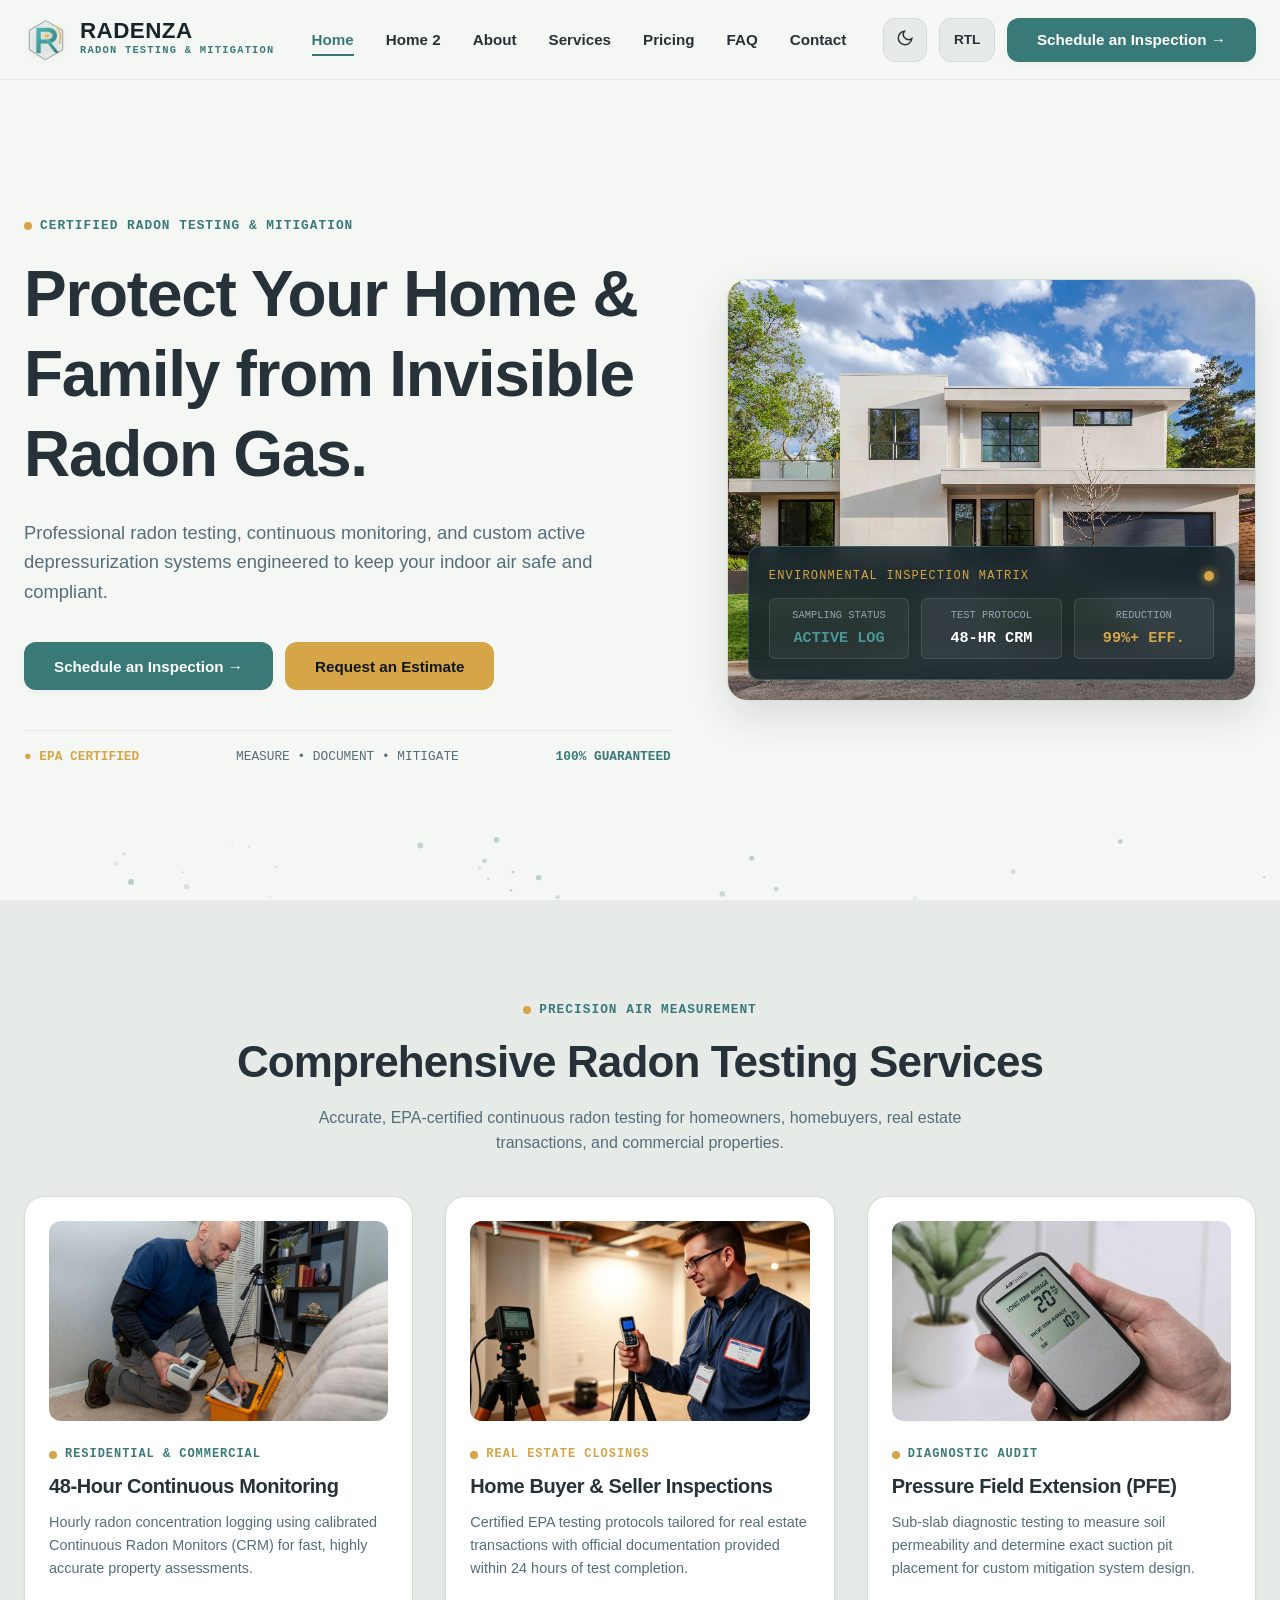
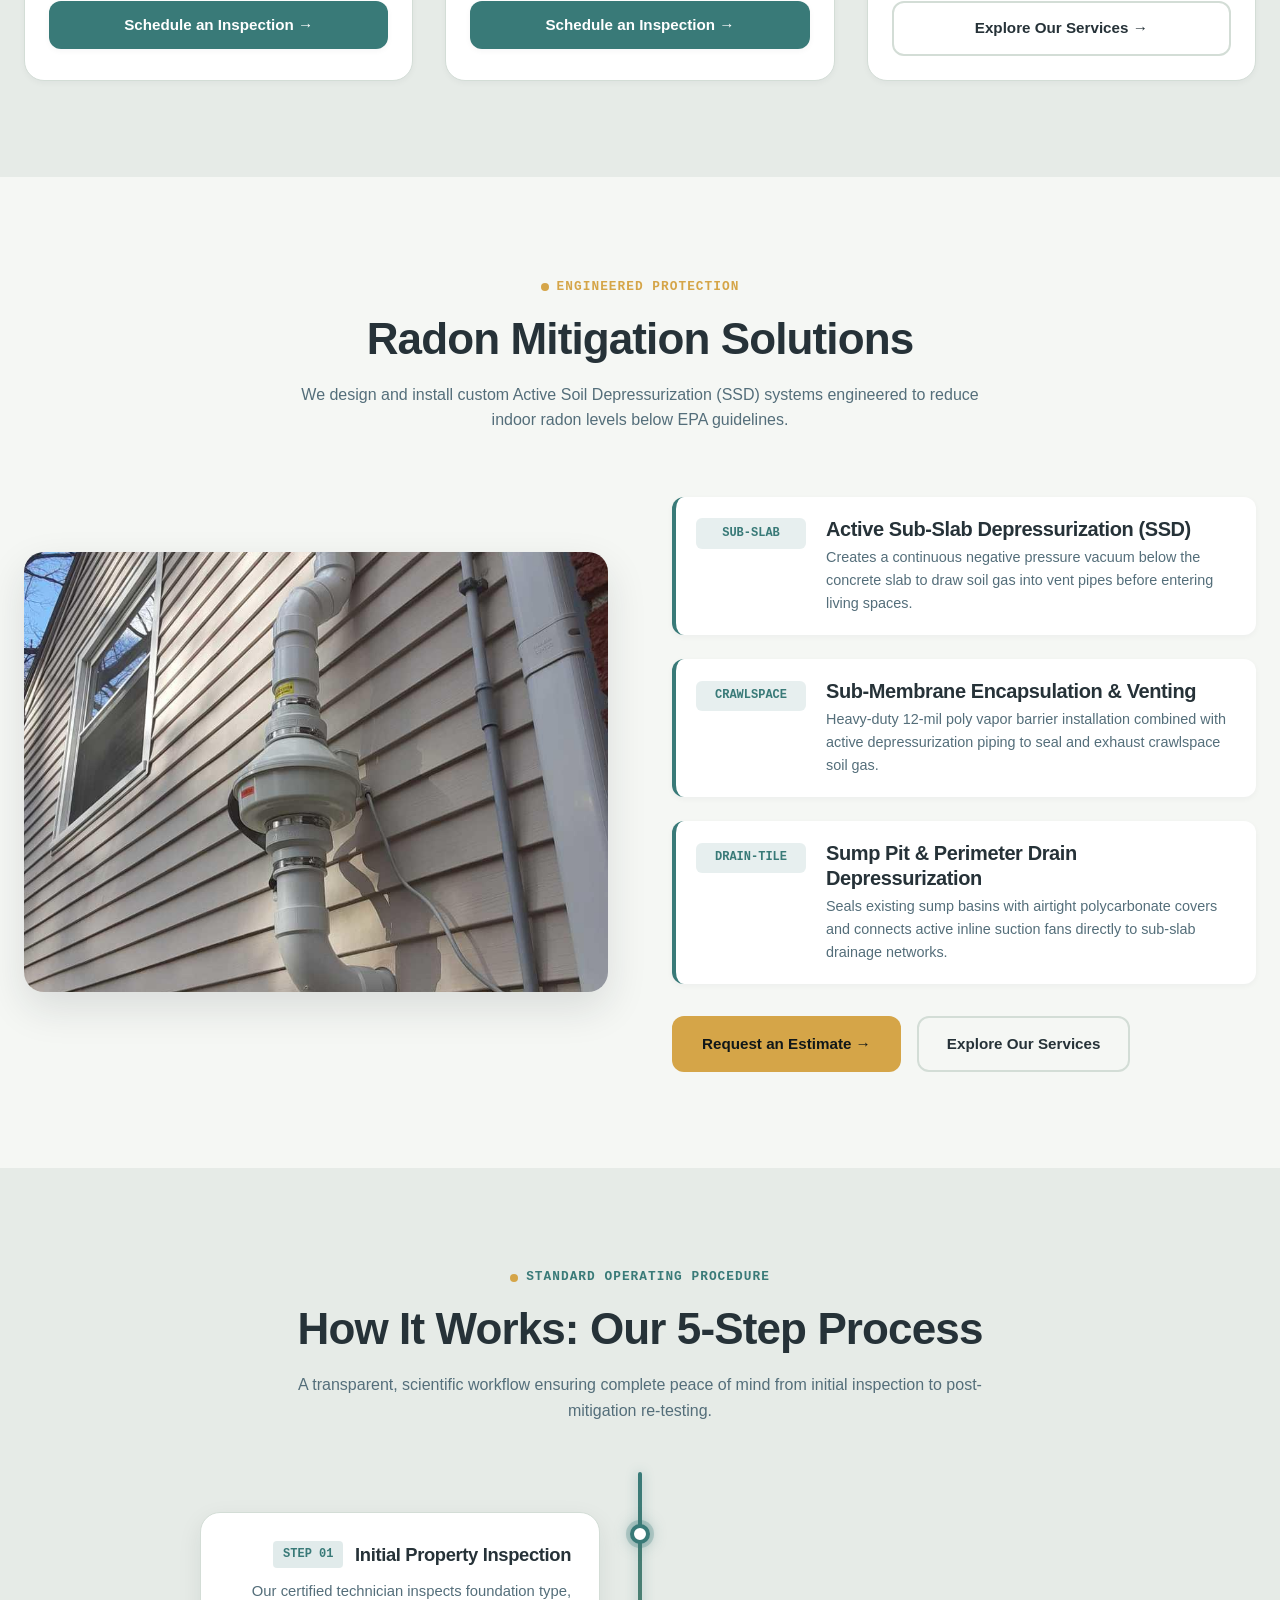
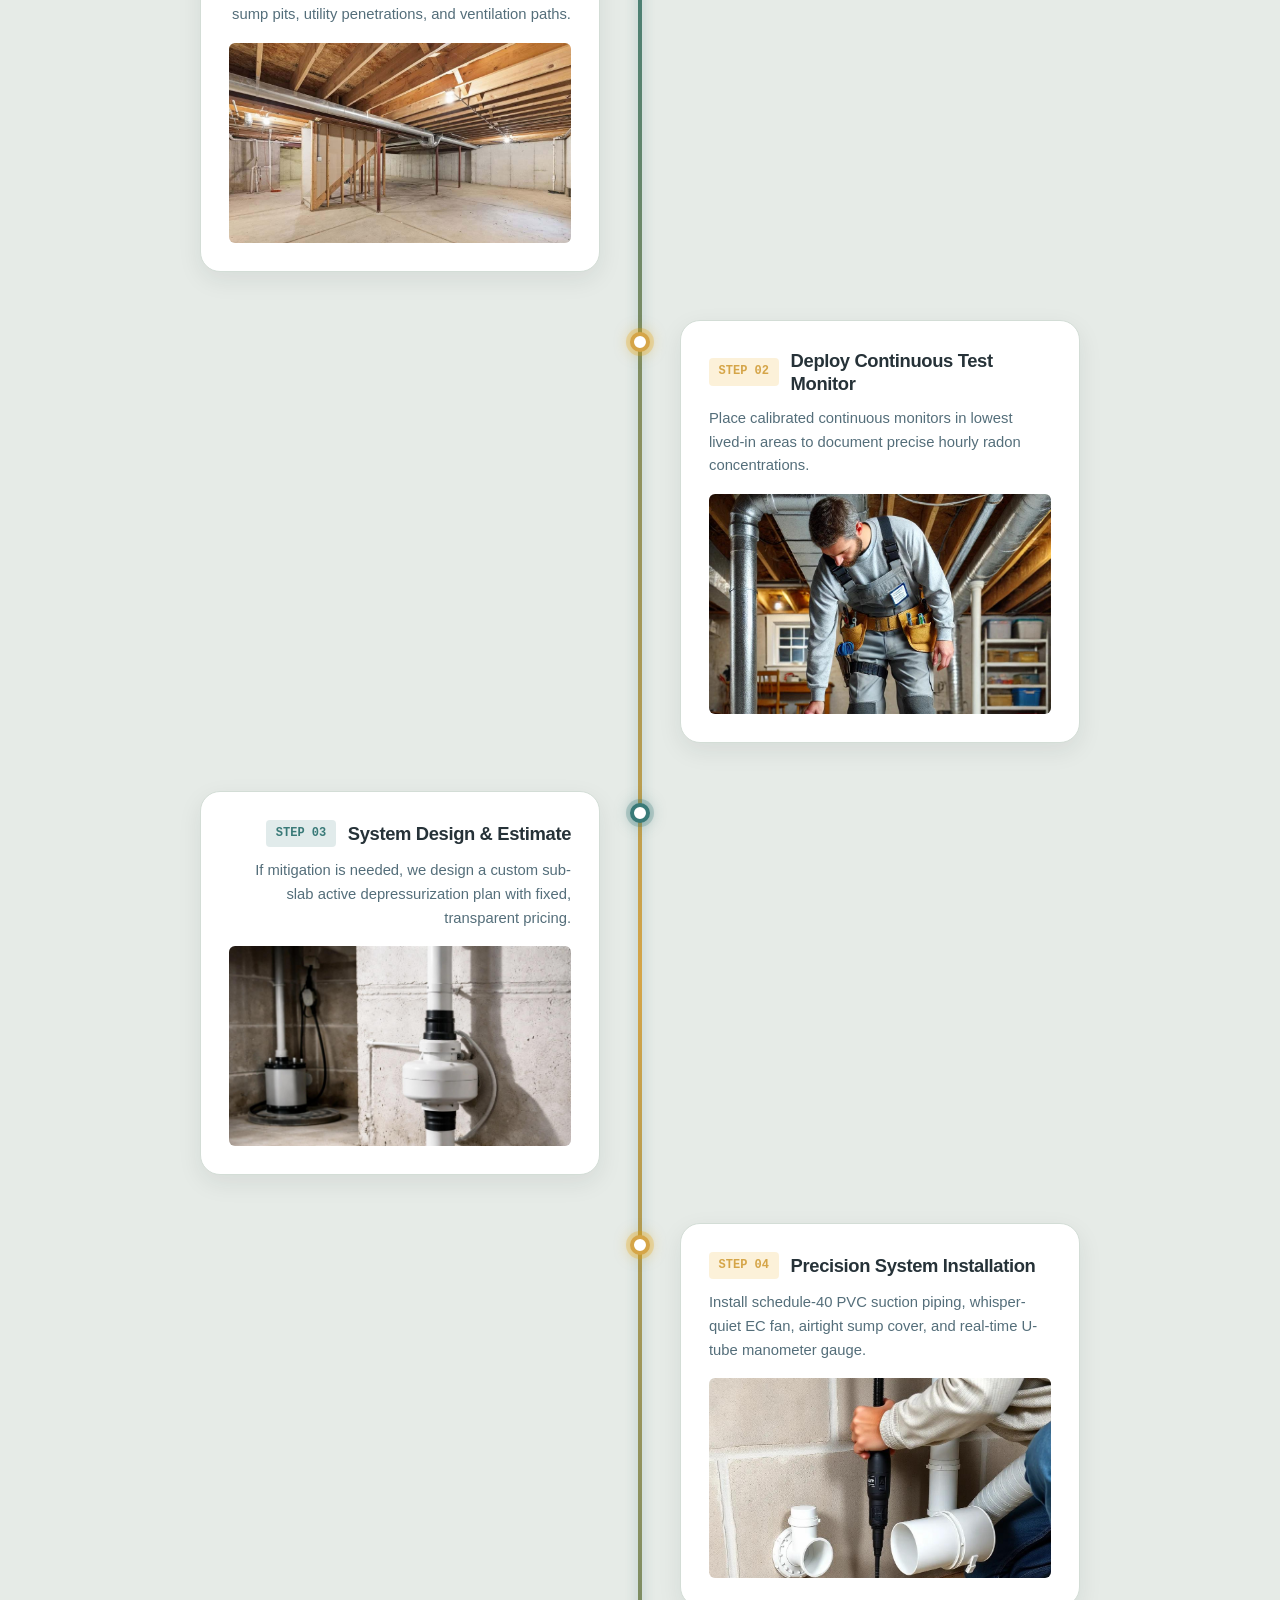
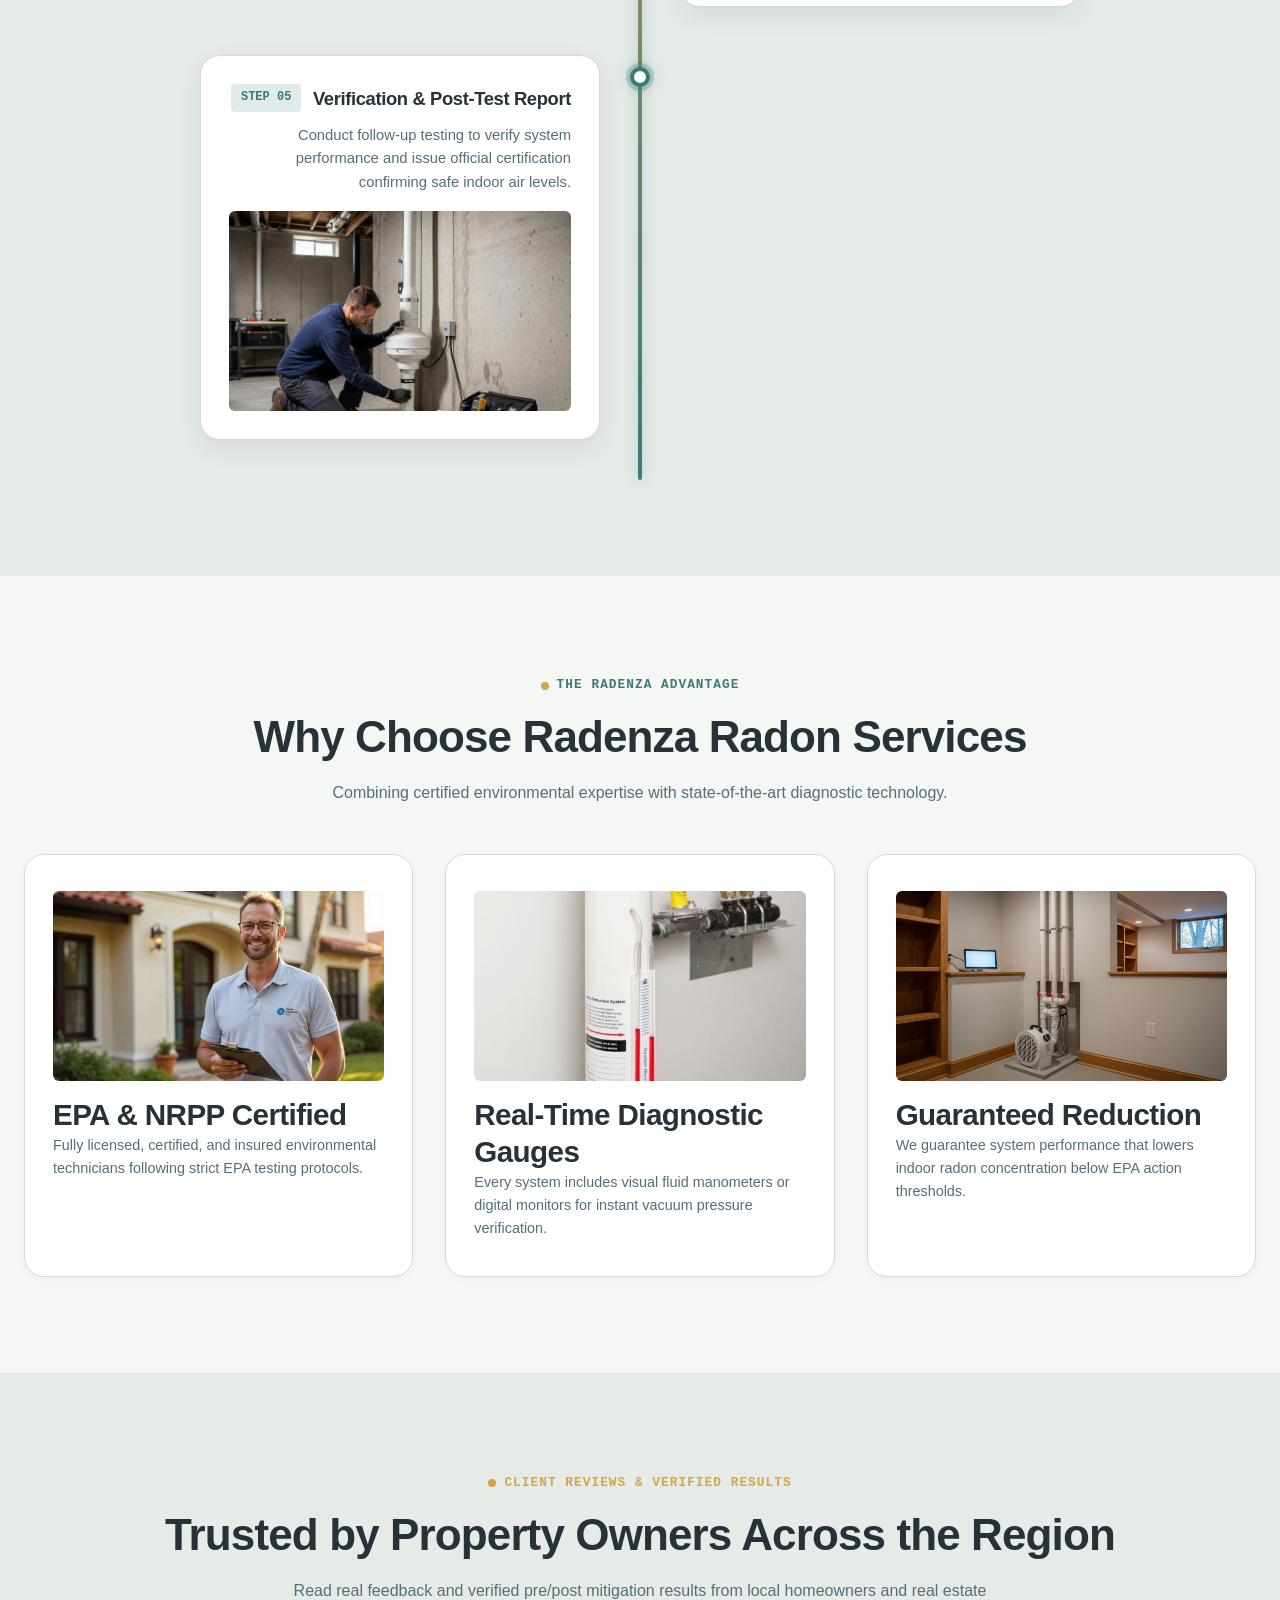
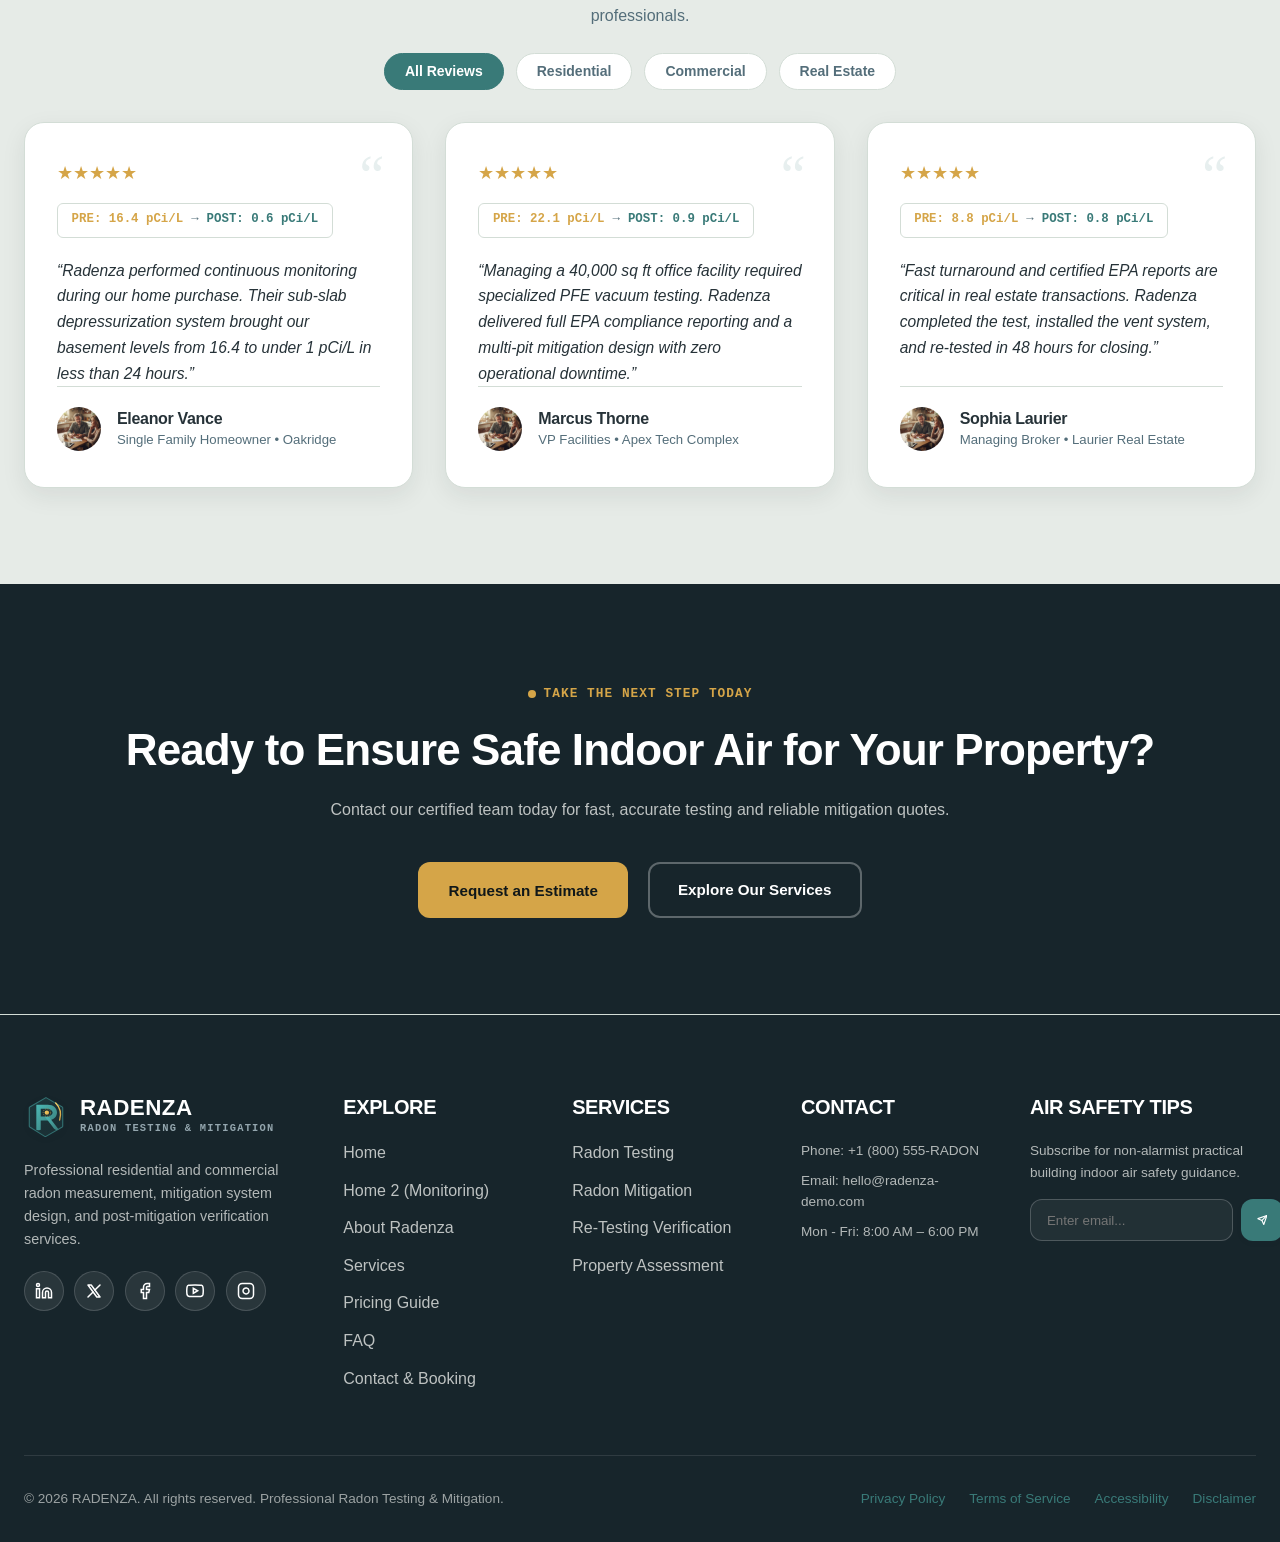
<file: index.html>
<!DOCTYPE html>
<html lang="en" data-theme="light" dir="ltr">
<head>
  <meta charset="UTF-8">
  <meta name="viewport" content="width=device-width, initial-scale=1.0">
  <title>Radenza | Professional Radon Testing & Mitigation Services</title>
  <meta name="description" content="Certified radon testing, continuous monitoring, and active soil depressurization mitigation systems for homeowners, homebuyers, and commercial property owners.">
  <meta property="og:title" content="Radenza | Professional Radon Testing & Mitigation Services">
  <meta property="og:description" content="Certified radon measurement and active mitigation engineering for safer indoor air.">
  <meta property="og:type" content="website">
  <link rel="icon" type="image/svg+xml" href="assets/images/favicon.svg">
  <link rel="stylesheet" href="assets/css/style.css">
</head>
<body>

  <!-- GLOBAL STICKY NAVBAR -->
  <header class="site-header" id="siteHeader">
    <div class="container nav-container">
      <a href="index.html" class="brand-logo" aria-label="Radenza Radon Testing Home">
        <svg class="logo-svg" viewBox="0 0 100 100" fill="none" xmlns="http://www.w3.org/2000/svg" aria-hidden="true">
          <defs>
            <linearGradient id="radenzaTealGrad" x1="0%" y1="0%" x2="100%" y2="100%">
              <stop offset="0%" stop-color="#397A78"/>
              <stop offset="100%" stop-color="#1E4745"/>
            </linearGradient>
            <linearGradient id="radenzaBrightTeal" x1="0%" y1="0%" x2="100%" y2="100%">
              <stop offset="0%" stop-color="#4CB8B4"/>
              <stop offset="100%" stop-color="#397A78"/>
            </linearGradient>
            <linearGradient id="radenzaAmberGrad" x1="0%" y1="0%" x2="100%" y2="100%">
              <stop offset="0%" stop-color="#FCD566"/>
              <stop offset="100%" stop-color="#D5A548"/>
            </linearGradient>
          </defs>
          <path d="M 50 6 L 86 26.5 A 3 3 0 0 1 88 29 L 88 71 A 3 3 0 0 1 86 73.5 L 50 94 A 3 3 0 0 1 47 94 L 14 73.5 A 3 3 0 0 1 12 71 L 12 29 A 3 3 0 0 1 14 26.5 Z" fill="url(#radenzaTealGrad)" fill-opacity="0.08" stroke="currentColor" stroke-width="2.5" stroke-opacity="0.35"/>
          <path d="M 28 22 H 54 C 67 22 75 30 75 40 C 75 50 67 58 54 58 H 38 V 78 C 38 79.5 36.5 80 35 80 H 31 C 29.5 80 28 79.5 28 78 V 22 Z M 38 31 V 49 H 52 C 59 49 65 45 65 40 C 65 35 59 31 52 31 H 38 Z" fill-rule="evenodd" fill="url(#radenzaBrightTeal)"/>
          <path d="M 48 50 L 68 76 C 69.5 78 72 79.5 75.5 79.5 H 77.5 C 78.5 79.5 79 78.5 78 77 L 57 50 H 48 Z" fill="url(#radenzaBrightTeal)"/>
          <circle cx="52" cy="40" r="5" fill="url(#radenzaAmberGrad)"/>
          <circle cx="52" cy="40" r="8.5" fill="none" stroke="#D5A548" stroke-width="1.5" stroke-dasharray="2.5 2.5" opacity="0.85"/>
          <path d="M 72 18 C 82 28 85 43 81 57" fill="none" stroke="url(#radenzaAmberGrad)" stroke-width="3" stroke-linecap="round"/>
        </svg>
        <div class="brand-text-wrap">
          <span class="brand-name">RADENZA</span>
          <span class="brand-desc">RADON TESTING &amp; MITIGATION</span>
        </div>
      </a>

      <!-- Desktop Nav Links -->
      <nav aria-label="Main Navigation">
        <ul class="nav-links">
          <li><a href="index.html" class="nav-link active">Home</a></li>
          <li><a href="index2.html" class="nav-link">Home 2</a></li>
          <li><a href="about.html" class="nav-link">About</a></li>
          <li><a href="services.html" class="nav-link">Services</a></li>
          <li><a href="pricing.html" class="nav-link">Pricing</a></li>
          <li><a href="faq.html" class="nav-link">FAQ</a></li>
          <li><a href="contact.html" class="nav-link">Contact</a></li>
        </ul>
      </nav>

      <!-- Nav Actions Right -->
      <div class="nav-actions">
        <button class="theme-toggle-btn" aria-label="Toggle dark mode">
          <span class="theme-icon">
            <svg width="18" height="18" viewBox="0 0 24 24" fill="none" stroke="currentColor" stroke-width="2"><path d="M21 12.79A9 9 0 1 1 11.21 3 7 7 0 0 0 21 12.79z"/></svg>
          </span>
        </button>

        <button class="rtl-toggle-btn" aria-label="Toggle RTL layout">
          <span class="rtl-label">RTL</span>
        </button>

        <button class="btn btn-primary" data-modal-target="testingModal">Schedule an Inspection &rarr;</button>

        <button class="hamburger-btn" id="hamburgerBtn" aria-label="Open mobile navigation menu" aria-expanded="false">
          <svg width="24" height="24" viewBox="0 0 24 24" fill="none" stroke="currentColor" stroke-width="2.5"><line x1="3" y1="6" x2="21" y2="6"/><line x1="3" y1="12" x2="21" y2="12"/><line x1="3" y1="18" x2="21" y2="18"/></svg>
        </button>
      </div>
    </div>
  </header>

  <!-- MOBILE DRAWER MENU OVERLAY -->
  <div class="mobile-drawer-overlay" id="mobileDrawerOverlay">
    <div class="mobile-drawer" id="mobileDrawer" role="dialog" aria-modal="true" aria-label="Mobile menu navigation">
      <div class="drawer-header">
        <div class="brand-text-wrap">
          <span class="brand-name">RADENZA</span>
          <span class="brand-desc">RADON TESTING &amp; MITIGATION</span>
        </div>
        <button class="drawer-close-btn" id="drawerCloseBtn" aria-label="Close menu">&times;</button>
      </div>

      <ul class="drawer-nav-links">
        <li><a href="index.html" class="drawer-nav-link">Home</a></li>
        <li><a href="index2.html" class="drawer-nav-link">Home 2</a></li>
        <li><a href="about.html" class="drawer-nav-link">About</a></li>
        <li><a href="services.html" class="drawer-nav-link">Services</a></li>
        <li><a href="pricing.html" class="drawer-nav-link">Pricing</a></li>
        <li><a href="faq.html" class="drawer-nav-link">FAQ</a></li>
        <li><a href="contact.html" class="drawer-nav-link">Contact</a></li>
      </ul>

      <div class="drawer-actions">
        <div class="drawer-controls">
          <button class="theme-toggle-btn" aria-label="Toggle dark mode">
            <span class="theme-icon">
              <svg width="18" height="18" viewBox="0 0 24 24" fill="none" stroke="currentColor" stroke-width="2"><path d="M21 12.79A9 9 0 1 1 11.21 3 7 7 0 0 0 21 12.79z"/></svg>
            </span>
          </button>
          <button class="rtl-toggle-btn" aria-label="Toggle RTL layout">
            <span class="rtl-label">RTL</span>
          </button>
        </div>
        <button class="btn btn-primary" data-modal-target="testingModal" style="width: 100%;">Schedule an Inspection &rarr;</button>
      </div>
    </div>
  </div>

  <main id="mainContent">

    <!-- 1. HERO SECTION -->
    <section class="section hero-section" style="position: relative; overflow: hidden; padding-top: 0; padding-bottom: 0;">
      <canvas id="airflowCanvas" style="position: absolute; top:0; left:0; width:100%; height:100%; pointer-events:none; opacity: 0.7;"></canvas>

      <div class="container">
        <div class="hero-wrapper">
          <div class="hero-content-col reveal-on-scroll">
            <div class="hero-eyebrow">
              <span class="mono-tag">CERTIFIED RADON TESTING &amp; MITIGATION</span>
            </div>
            <h1 class="hero-title">Protect Your Home &amp; Family from Invisible Radon Gas.</h1>
            <p class="hero-subtitle">
              Professional radon testing, continuous monitoring, and custom active depressurization systems engineered to keep your indoor air safe and compliant.
            </p>
            <div class="hero-actions" style="gap: 0.75rem; flex-wrap: wrap;">
              <button class="btn btn-primary" data-modal-target="testingModal">Schedule an Inspection &rarr;</button>
              <button class="btn btn-amber" data-modal-target="quoteModal">Request an Estimate</button>
            </div>

            <div style="display: flex; align-items: center; justify-content: space-between; flex-wrap: wrap; gap: 0.75rem 1rem; font-family: var(--font-mono); font-size: 0.8rem; color: var(--text-muted); padding-top: 1rem; border-top: 1px solid var(--border-subtle); width: 100%;">
              <span style="color: var(--brand-amber); font-weight: 700;">● EPA CERTIFIED</span>
              <span>MEASURE • DOCUMENT • MITIGATE</span>
              <span style="color: var(--brand-teal); font-weight: 700;">100% GUARANTEED</span>
            </div>
          </div>

          <div class="hero-visual-col reveal-on-scroll">
            <div class="hero-visual-card">
              <img src="assets/images/Home page hero1.jpg" alt="Certified radon inspection technician evaluating residential indoor air quality" class="hero-visual-img" loading="eager" style="width: 100%; height: 420px; object-fit: cover; border-radius: var(--radius-md);">
              
              <div class="tech-indicator-overlay">
                <div class="tech-indicator-header">
                  <span>ENVIRONMENTAL INSPECTION MATRIX</span>
                  <div class="sensor-pulse-dot"></div>
                </div>
                <div class="indicator-grid">
                  <div class="indicator-box">
                    <span class="indicator-label">SAMPLING STATUS</span>
                    <span class="indicator-value" style="color: var(--brand-teal-light);">ACTIVE LOG</span>
                  </div>
                  <div class="indicator-box">
                    <span class="indicator-label">TEST PROTOCOL</span>
                    <span class="indicator-value">48-HR CRM</span>
                  </div>
                  <div class="indicator-box">
                    <span class="indicator-label">REDUCTION</span>
                    <span class="indicator-value" style="color: var(--brand-amber);">99%+ EFF.</span>
                  </div>
                </div>
              </div>
            </div>
          </div>
        </div>
      </div>
    </section>

    <!-- 2. RADON TESTING SERVICES -->
    <section class="section section-pale">
      <div class="container">
        <div class="text-center reveal-on-scroll">
          <span class="mono-tag">PRECISION AIR MEASUREMENT</span>
          <h2 style="margin: 0.75rem 0 1rem 0;">Comprehensive Radon Testing Services</h2>
          <p style="max-width: 720px; margin: 0 auto;">
            Accurate, EPA-certified continuous radon testing for homeowners, homebuyers, real estate transactions, and commercial properties.
          </p>
        </div>

        <div style="display: grid; grid-template-columns: repeat(auto-fit, minmax(300px, 1fr)); gap: 2rem; margin-top: 2.5rem;" class="reveal-on-scroll">
          <!-- Testing Card 1 -->
          <div class="stage-card" style="padding: 1.5rem;">
            <img src="assets/images/Indoor air testing.jpg" alt="Continuous Radon Monitor testing device" style="width: 100%; height: 200px; object-fit: cover; border-radius: var(--radius-md); margin-bottom: 1.25rem;">
            <span class="mono-tag" style="font-size: 0.75rem;">RESIDENTIAL &amp; COMMERCIAL</span>
            <h3 style="margin: 0.5rem 0 0.75rem 0; font-size: 1.25rem;">48-Hour Continuous Monitoring</h3>
            <p style="font-size: 0.9rem; color: var(--text-muted); line-height: 1.6;">
              Hourly radon concentration logging using calibrated Continuous Radon Monitors (CRM) for fast, highly accurate property assessments.
            </p>
            <div style="margin-top: 1.25rem;">
              <button class="btn btn-primary" data-modal-target="testingModal" style="width: 100%;">Schedule an Inspection &rarr;</button>
            </div>
          </div>

          <!-- Testing Card 2 -->
          <div class="stage-card" style="padding: 1.5rem;">
            <img src="assets/images/Radon testing technician.jpg" alt="Certified radon inspection technician performing home inspection" style="width: 100%; height: 200px; object-fit: cover; border-radius: var(--radius-md); margin-bottom: 1.25rem;">
            <span class="mono-tag" style="font-size: 0.75rem; color: var(--brand-amber);">REAL ESTATE CLOSINGS</span>
            <h3 style="margin: 0.5rem 0 0.75rem 0; font-size: 1.25rem;">Home Buyer &amp; Seller Inspections</h3>
            <p style="font-size: 0.9rem; color: var(--text-muted); line-height: 1.6;">
              Certified EPA testing protocols tailored for real estate transactions with official documentation provided within 24 hours of test completion.
            </p>
            <div style="margin-top: 1.25rem;">
              <button class="btn btn-primary" data-modal-target="testingModal" style="width: 100%;">Schedule an Inspection &rarr;</button>
            </div>
          </div>

          <!-- Testing Card 3 -->
          <div class="stage-card" style="padding: 1.5rem;">
            <img src="assets/images/Testing Equipment.jpg" alt="Precision diagnostic testing equipment" style="width: 100%; height: 200px; object-fit: cover; border-radius: var(--radius-md); margin-bottom: 1.25rem;">
            <span class="mono-tag" style="font-size: 0.75rem;">DIAGNOSTIC AUDIT</span>
            <h3 style="margin: 0.5rem 0 0.75rem 0; font-size: 1.25rem;">Pressure Field Extension (PFE)</h3>
            <p style="font-size: 0.9rem; color: var(--text-muted); line-height: 1.6;">
              Sub-slab diagnostic testing to measure soil permeability and determine exact suction pit placement for custom mitigation system design.
            </p>
            <div style="margin-top: 1.25rem;">
              <a href="services.html" class="btn btn-secondary" style="width: 100%; text-align: center;">Explore Our Services &rarr;</a>
            </div>
          </div>
        </div>
      </div>
    </section>

    <!-- 3. RADON MITIGATION SOLUTIONS -->
    <section class="section">
      <div class="container">
        <div class="text-center reveal-on-scroll">
          <span class="mono-tag" style="color: var(--brand-amber);">ENGINEERED PROTECTION</span>
          <h2 style="margin: 0.75rem 0 1rem 0;">Radon Mitigation Solutions</h2>
          <p style="max-width: 720px; margin: 0 auto;">
            We design and install custom Active Soil Depressurization (SSD) systems engineered to reduce indoor radon levels below EPA guidelines.
          </p>
        </div>

        <div class="radon-diagram-wrapper" style="margin-top: 2.5rem;">
          <!-- Left Visual: Exterior Mitigation System -->
          <div class="reveal-on-scroll">
            <img src="assets/images/Exterior mitigation system.jpg" alt="Exterior active radon mitigation vent system and quiet fan stack" style="width: 100%; height: 440px; object-fit: cover; border-radius: var(--radius-lg); box-shadow: var(--shadow-lg); display: block;">
          </div>

          <!-- Right Content: System Types -->
          <div class="reveal-on-scroll">
            <div class="diagram-info-markers">
              <div class="info-marker-item">
                <span class="marker-badge">SUB-SLAB</span>
                <div>
                  <h4 style="margin-bottom: 0.25rem;">Active Sub-Slab Depressurization (SSD)</h4>
                  <p style="font-size: 0.9rem;">Creates a continuous negative pressure vacuum below the concrete slab to draw soil gas into vent pipes before entering living spaces.</p>
                </div>
              </div>

              <div class="info-marker-item">
                <span class="marker-badge">CRAWLSPACE</span>
                <div>
                  <h4 style="margin-bottom: 0.25rem;">Sub-Membrane Encapsulation &amp; Venting</h4>
                  <p style="font-size: 0.9rem;">Heavy-duty 12-mil poly vapor barrier installation combined with active depressurization piping to seal and exhaust crawlspace soil gas.</p>
                </div>
              </div>

              <div class="info-marker-item">
                <span class="marker-badge">DRAIN-TILE</span>
                <div>
                  <h4 style="margin-bottom: 0.25rem;">Sump Pit &amp; Perimeter Drain Depressurization</h4>
                  <p style="font-size: 0.9rem;">Seals existing sump basins with airtight polycarbonate covers and connects active inline suction fans directly to sub-slab drainage networks.</p>
                </div>
              </div>
            </div>

            <div style="margin-top: 2rem; display: flex; gap: 1rem; flex-wrap: wrap;">
              <button class="btn btn-amber" data-modal-target="quoteModal">Request an Estimate &rarr;</button>
              <a href="services.html" class="btn btn-secondary">Explore Our Services</a>
            </div>
          </div>
        </div>
      </div>
    </section>

    <!-- 4. HOW IT WORKS (THE PROCESS) -->
    <section class="section section-pale">
      <div class="container">
        <div class="text-center reveal-on-scroll">
          <span class="mono-tag">STANDARD OPERATING PROCEDURE</span>
          <h2 style="margin: 0.75rem 0 1rem 0;">How It Works: Our 5-Step Process</h2>
          <p style="max-width: 700px; margin: 0 auto;">A transparent, scientific workflow ensuring complete peace of mind from initial inspection to post-mitigation re-testing.</p>
        </div>

        <div class="vertical-timeline" style="margin-top: 3rem;">
          <div class="timeline-step-item reveal-on-scroll">
            <div class="timeline-step-dot"></div>
            <div class="timeline-content-card">
              <div class="step-header">
                <span class="step-tag">STEP 01</span>
                <h3>Initial Property Inspection</h3>
              </div>
              <p>Our certified technician inspects foundation type, sump pits, utility penetrations, and ventilation paths.</p>
              <img src="assets/images/Basement inspection.jpg" alt="Technician inspecting basement foundation" style="width: 100%; height: 200px; object-fit: cover; object-position: top center; border-radius: var(--radius-sm); margin-top: 1rem;">
            </div>
          </div>

          <div class="timeline-step-item reveal-on-scroll">
            <div class="timeline-step-dot"></div>
            <div class="timeline-content-card">
              <div class="step-header">
                <span class="step-tag">STEP 02</span>
                <h3>Deploy Continuous Test Monitor</h3>
              </div>
              <p>Place calibrated continuous monitors in lowest lived-in areas to document precise hourly radon concentrations.</p>
              <img src="assets/images/Radon level measurement.jpg" alt="Radon testing level measurement device" style="width: 100%; height: 220px; object-fit: cover; object-position: top center; border-radius: var(--radius-sm); margin-top: 1rem;">
            </div>
          </div>

          <div class="timeline-step-item reveal-on-scroll">
            <div class="timeline-step-dot"></div>
            <div class="timeline-content-card">
              <div class="step-header">
                <span class="step-tag">STEP 03</span>
                <h3>System Design &amp; Estimate</h3>
              </div>
              <p>If mitigation is needed, we design a custom sub-slab active depressurization plan with fixed, transparent pricing.</p>
              <img src="assets/images/Foundation extraction point.jpg" alt="Sub-slab foundation extraction point planning" style="width: 100%; height: 200px; object-fit: cover; object-position: top center; border-radius: var(--radius-sm); margin-top: 1rem;">
            </div>
          </div>

          <div class="timeline-step-item reveal-on-scroll">
            <div class="timeline-step-dot"></div>
            <div class="timeline-content-card">
              <div class="step-header">
                <span class="step-tag">STEP 04</span>
                <h3>Precision System Installation</h3>
              </div>
              <p>Install schedule-40 PVC suction piping, whisper-quiet EC fan, airtight sump cover, and real-time U-tube manometer gauge.</p>
              <img src="assets/images/Installation process.jpg" alt="Technician installing radon mitigation piping" style="width: 100%; height: 200px; object-fit: cover; object-position: top center; border-radius: var(--radius-sm); margin-top: 1rem;">
            </div>
          </div>

          <div class="timeline-step-item reveal-on-scroll">
            <div class="timeline-step-dot"></div>
            <div class="timeline-content-card">
              <div class="step-header">
                <span class="step-tag">STEP 05</span>
                <h3>Verification &amp; Post-Test Report</h3>
              </div>
              <p>Conduct follow-up testing to verify system performance and issue official certification confirming safe indoor air levels.</p>
              <img src="assets/images/Final inspection.jpg" alt="Final inspection verification" style="width: 100%; height: 200px; object-fit: cover; object-position: top center; border-radius: var(--radius-sm); margin-top: 1rem;">
            </div>
          </div>
        </div>
      </div>
    </section>

    <!-- 5. WHY CHOOSE US -->
    <section class="section">
      <div class="container">
        <div class="text-center reveal-on-scroll">
          <span class="mono-tag">THE RADENZA ADVANTAGE</span>
          <h2 style="margin: 0.75rem 0 1rem 0;">Why Choose Radenza Radon Services</h2>
          <p style="max-width: 700px; margin: 0 auto;">Combining certified environmental expertise with state-of-the-art diagnostic technology.</p>
        </div>

        <div style="display: grid; grid-template-columns: repeat(auto-fit, minmax(280px, 1fr)); gap: 2rem; margin-top: 3rem;" class="reveal-on-scroll">
          <div class="stage-card">
            <img src="assets/images/Professional service.jpg" alt="Certified professional radon technician" style="width: 100%; height: 190px; object-fit: cover; border-radius: var(--radius-sm); margin-bottom: 1rem;">
            <h3>EPA &amp; NRPP Certified</h3>
            <p style="font-size: 0.9rem; color: var(--text-muted);">Fully licensed, certified, and insured environmental technicians following strict EPA testing protocols.</p>
          </div>

          <div class="stage-card">
            <img src="assets/images/Pressure gauge.jpg" alt="System pressure gauge monitoring" style="width: 100%; height: 190px; object-fit: cover; border-radius: var(--radius-sm); margin-bottom: 1rem;">
            <h3>Real-Time Diagnostic Gauges</h3>
            <p style="font-size: 0.9rem; color: var(--text-muted);">Every system includes visual fluid manometers or digital monitors for instant vacuum pressure verification.</p>
          </div>

          <div class="stage-card">
            <img src="assets/images/Completed project.jpg" alt="Completed radon mitigation system project" style="width: 100%; height: 190px; object-fit: cover; border-radius: var(--radius-sm); margin-bottom: 1rem;">
            <h3>Guaranteed Reduction</h3>
            <p style="font-size: 0.9rem; color: var(--text-muted);">We guarantee system performance that lowers indoor radon concentration below EPA action thresholds.</p>
          </div>
        </div>
      </div>
    </section>

    <!-- 6. CUSTOMER TESTIMONIALS -->
    <section class="section section-pale">
      <div class="container">
        <div class="text-center reveal-on-scroll">
          <span class="mono-tag" style="color: var(--brand-amber);">CLIENT REVIEWS &amp; VERIFIED RESULTS</span>
          <h2 style="margin: 0.75rem 0 1rem 0;">Trusted by Property Owners Across the Region</h2>
          <p style="max-width: 700px; margin: 0 auto;">Read real feedback and verified pre/post mitigation results from local homeowners and real estate professionals.</p>
          
          <div class="testimonial-filter-tabs" style="margin-top: 1.5rem;">
            <button class="testimonial-tab-btn active" data-filter="all">All Reviews</button>
            <button class="testimonial-tab-btn" data-filter="residential">Residential</button>
            <button class="testimonial-tab-btn" data-filter="commercial">Commercial</button>
            <button class="testimonial-tab-btn" data-filter="realestate">Real Estate</button>
          </div>
        </div>

        <div class="testimonial-grid reveal-on-scroll" id="testimonialGrid" style="margin-top: 2rem;">
          <div class="testimonial-card" data-category="residential">
            <span class="testimonial-quote-icon">&ldquo;</span>
            <div>
              <div class="testimonial-stars">★★★★★</div>
              <div class="testimonial-metrics-badge">
                <span style="color: var(--brand-amber); font-weight: 700;">PRE: 16.4 pCi/L</span>
                <span style="color: var(--text-muted);">&rarr;</span>
                <span style="color: var(--brand-teal); font-weight: 700;">POST: 0.6 pCi/L</span>
              </div>
              <p class="testimonial-text">&ldquo;Radenza performed continuous monitoring during our home purchase. Their sub-slab depressurization system brought our basement levels from 16.4 to under 1 pCi/L in less than 24 hours.&rdquo;</p>
            </div>
            <div class="testimonial-author">
              <img src="assets/images/Customer consultation.jpg" alt="Customer consultation" style="width: 44px; height: 44px; border-radius: 50%; object-fit: cover;">
              <div>
                <h4 class="testimonial-author-name">Eleanor Vance</h4>
                <p class="testimonial-author-role">Single Family Homeowner &bull; Oakridge</p>
              </div>
            </div>
          </div>

          <div class="testimonial-card" data-category="commercial">
            <span class="testimonial-quote-icon">&ldquo;</span>
            <div>
              <div class="testimonial-stars">★★★★★</div>
              <div class="testimonial-metrics-badge">
                <span style="color: var(--brand-amber); font-weight: 700;">PRE: 22.1 pCi/L</span>
                <span style="color: var(--text-muted);">&rarr;</span>
                <span style="color: var(--brand-teal); font-weight: 700;">POST: 0.9 pCi/L</span>
              </div>
              <p class="testimonial-text">&ldquo;Managing a 40,000 sq ft office facility required specialized PFE vacuum testing. Radenza delivered full EPA compliance reporting and a multi-pit mitigation design with zero operational downtime.&rdquo;</p>
            </div>
            <div class="testimonial-author">
              <img src="assets/images/Customer consultation.jpg" alt="Customer consultation" style="width: 44px; height: 44px; border-radius: 50%; object-fit: cover;">
              <div>
                <h4 class="testimonial-author-name">Marcus Thorne</h4>
                <p class="testimonial-author-role">VP Facilities &bull; Apex Tech Complex</p>
              </div>
            </div>
          </div>

          <div class="testimonial-card" data-category="realestate">
            <span class="testimonial-quote-icon">&ldquo;</span>
            <div>
              <div class="testimonial-stars">★★★★★</div>
              <div class="testimonial-metrics-badge">
                <span style="color: var(--brand-amber); font-weight: 700;">PRE: 8.8 pCi/L</span>
                <span style="color: var(--text-muted);">&rarr;</span>
                <span style="color: var(--brand-teal); font-weight: 700;">POST: 0.8 pCi/L</span>
              </div>
              <p class="testimonial-text">&ldquo;Fast turnaround and certified EPA reports are critical in real estate transactions. Radenza completed the test, installed the vent system, and re-tested in 48 hours for closing.&rdquo;</p>
            </div>
            <div class="testimonial-author">
              <img src="assets/images/Customer consultation.jpg" alt="Customer consultation" style="width: 44px; height: 44px; border-radius: 50%; object-fit: cover;">
              <div>
                <h4 class="testimonial-author-name">Sophia Laurier</h4>
                <p class="testimonial-author-role">Managing Broker &bull; Laurier Real Estate</p>
              </div>
            </div>
          </div>
        </div>
      </div>
    </section>

    <!-- 7. FINAL CTA SECTION -->
    <section class="section section-dark">
      <div class="container text-center reveal-on-scroll">
        <span class="mono-tag" style="color: var(--brand-amber);">TAKE THE NEXT STEP TODAY</span>
        <h2 style="margin: 1rem 0 1.25rem 0; color: #FFFFFF;">Ready to Ensure Safe Indoor Air for Your Property?</h2>
        <p style="max-width: 650px; margin: 0 auto 2.5rem auto;">
          Contact our certified team today for fast, accurate testing and reliable mitigation quotes.
        </p>
        <div style="display: flex; gap: 1.25rem; justify-content: center; flex-wrap: wrap;">
          <button class="btn btn-amber" data-modal-target="quoteModal">Request an Estimate</button>
          <a href="services.html" class="btn btn-secondary" style="border-color: rgba(255,255,255,0.3); color: #FFFFFF;">Explore Our Services</a>
        </div>
      </div>
    </section>

  </main>

  <!-- UNIVERSAL MODALS -->
  <!-- 1. Schedule an Inspection Modal -->
  <div class="modal-overlay" id="testingModal" role="dialog" aria-modal="true" aria-labelledby="testModalTitle">
    <div class="modal-dialog">
      <button class="modal-close-btn" aria-label="Close dialog">&times;</button>
      <div class="modal-header">
        <span class="mono-tag">SCHEDULE ASSESSMENT</span>
        <h3 id="testModalTitle" style="margin-top: 0.4rem;">Schedule a Radon Inspection</h3>
      </div>
      <form class="modal-form">
        <div class="modal-form-body">
          <div class="form-group">
            <label class="form-label">Full Name</label>
            <input type="text" class="form-control" required placeholder="Jane Doe">
          </div>
          <div class="form-grid-2">
            <div class="form-group">
              <label class="form-label">Email Address</label>
              <input type="email" class="form-control" required placeholder="jane@example.com">
            </div>
            <div class="form-group">
              <label class="form-label">Phone Number</label>
              <input type="tel" class="form-control" required placeholder="+1 (555) 000-0000">
            </div>
          </div>
          <div class="form-grid-2">
            <div class="form-group">
              <label class="form-label">Property Type</label>
              <select class="form-control" required>
                <option value="Single Family">Single Family Home</option>
                <option value="Condo">Apartment / Condo</option>
                <option value="Commercial">Commercial Building</option>
              </select>
            </div>
            <div class="form-group">
              <label class="form-label">Preferred Date</label>
              <input type="date" class="form-control" required>
            </div>
          </div>
          <button type="submit" class="btn btn-primary" style="width: 100%; margin-top: 1rem;">Confirm Inspection Booking &rarr;</button>
        </div>
      </form>
    </div>
  </div>

  <!-- 2. Request an Estimate Modal -->
  <div class="modal-overlay" id="quoteModal" role="dialog" aria-modal="true" aria-labelledby="quoteModalTitle">
    <div class="modal-dialog">
      <button class="modal-close-btn" aria-label="Close dialog">&times;</button>
      <div class="modal-header">
        <span class="mono-tag">SYSTEM PLANNING</span>
        <h3 id="quoteModalTitle" style="margin-top: 0.4rem;">Request a Mitigation Estimate</h3>
      </div>
      <form class="modal-form">
        <div class="modal-form-body">
          <div class="form-group">
            <label class="form-label">Property Type</label>
            <select class="form-control" required>
              <option value="Single Family">Single Family Residence</option>
              <option value="Multi-Family">Multi-Family Structure</option>
              <option value="Commercial">Commercial / Office</option>
            </select>
          </div>
          <div class="form-grid-2">
            <div class="form-group">
              <label class="form-label">Foundation Type</label>
              <select class="form-control" required>
                <option value="Basement">Basement</option>
                <option value="Slab">Slab-on-Grade</option>
                <option value="Crawlspace">Crawlspace</option>
                <option value="Mixed">Mixed Foundation</option>
              </select>
            </div>
            <div class="form-group">
              <label class="form-label">Approx Size (sq ft)</label>
              <input type="number" class="form-control" placeholder="e.g. 2400">
            </div>
          </div>
          <div class="form-group">
            <label class="form-label">ZIP / Postal Code</label>
            <input type="text" class="form-control" required placeholder="12345">
          </div>
          <button type="submit" class="btn btn-amber" style="width: 100%; margin-top: 1rem;">Submit Estimate Request &rarr;</button>
        </div>
      </form>
    </div>
  </div>

  <footer class="site-footer">
    <div class="container">
      <div class="footer-grid">
        <div>
          <a href="index.html" class="brand-logo" style="margin-bottom: 1.25rem; display: inline-flex;" aria-label="Radenza Home">
            <svg class="logo-svg" viewBox="0 0 100 100" fill="none" xmlns="http://www.w3.org/2000/svg" aria-hidden="true">
              <defs>
                <linearGradient id="footerTealGrad2" x1="0%" y1="0%" x2="100%" y2="100%">
                  <stop offset="0%" stop-color="#4CB8B4"/>
                  <stop offset="100%" stop-color="#397A78"/>
                </linearGradient>
                <linearGradient id="footerAmberGrad2" x1="0%" y1="0%" x2="100%" y2="100%">
                  <stop offset="0%" stop-color="#FCD566"/>
                  <stop offset="100%" stop-color="#D5A548"/>
                </linearGradient>
              </defs>
              <path d="M 50 6 L 86 26.5 A 3 3 0 0 1 88 29 L 88 71 A 3 3 0 0 1 86 73.5 L 50 94 A 3 3 0 0 1 47 94 L 14 73.5 A 3 3 0 0 1 12 71 L 12 29 A 3 3 0 0 1 14 26.5 Z" 
                    fill="url(#footerTealGrad2)" fill-opacity="0.12" stroke="#4CB8B4" stroke-width="2.5" stroke-opacity="0.5"/>
              <path d="M 28 22 H 54 C 67 22 75 30 75 40 C 75 50 67 58 54 58 H 38 V 78 C 38 79.5 36.5 80 35 80 H 31 C 29.5 80 28 79.5 28 78 V 22 Z M 38 31 V 49 H 52 C 59 49 65 45 65 40 C 65 35 59 31 52 31 H 38 Z" 
                    fill-rule="evenodd" fill="url(#footerTealGrad2)"/>
              <path d="M 48 50 L 68 76 C 69.5 78 72 79.5 75.5 79.5 H 77.5 C 78.5 79.5 79 78.5 78 77 L 57 50 H 48 Z" 
                    fill="url(#footerTealGrad2)"/>
              <circle cx="52" cy="40" r="5" fill="url(#footerAmberGrad2)"/>
              <circle cx="52" cy="40" r="8.5" fill="none" stroke="#D5A548" stroke-width="1.5" stroke-dasharray="2.5 2.5" opacity="0.85"/>
              <path d="M 72 18 C 82 28 85 43 81 57" fill="none" stroke="url(#footerAmberGrad2)" stroke-width="3" stroke-linecap="round"/>
            </svg>
            <div class="brand-text-wrap">
              <span class="brand-name" style="color: #FFFFFF;">RADENZA</span>
              <span class="brand-desc" style="color: #94A6AE;">RADON TESTING &amp; MITIGATION</span>
            </div>
          </a>
          <p style="font-size: 0.9rem;">
            Professional residential and commercial radon measurement, mitigation system design, and post-mitigation verification services.
          </p>

          <!-- Social Media Icons Bar -->
          <div style="display: flex; gap: 0.65rem; margin-top: 1.25rem;">
            <a href="#" class="social-icon-btn" aria-label="LinkedIn Profile" title="LinkedIn">
              <svg width="18" height="18" viewBox="0 0 24 24" fill="none" stroke="currentColor" stroke-width="2"><path d="M16 8a6 6 0 0 1 6 6v7h-4v-7a2 2 0 0 0-2-2 2 2 0 0 0-2 2v7h-4v-7a6 6 0 0 1 6-6z"/><rect x="2" y="9" width="4" height="12"/><circle cx="4" cy="4" r="2"/></svg>
            </a>
            <a href="#" class="social-icon-btn" aria-label="X Profile" title="X (Twitter)">
              <svg width="18" height="18" viewBox="0 0 24 24" fill="none" stroke="currentColor" stroke-width="2" stroke-linecap="round" stroke-linejoin="round"><path d="M4 4l11.733 16h4.267l-11.733 -16z"/><path d="M4 20l6.768 -6.768m2.46 -2.46l6.772 -6.772"/></svg>
            </a>
            <a href="#" class="social-icon-btn" aria-label="Facebook Page" title="Facebook">
              <svg width="18" height="18" viewBox="0 0 24 24" fill="none" stroke="currentColor" stroke-width="2"><path d="M18 2h-3a5 5 0 0 0-5 5v3H7v4h3v8h4v-8h3l1-4h-4V7a1 1 0 0 1 1-1h3z"/></svg>
            </a>
            <a href="#" class="social-icon-btn" aria-label="YouTube Channel" title="YouTube">
              <svg width="18" height="18" viewBox="0 0 24 24" fill="none" stroke="currentColor" stroke-width="2"><path d="M22.54 6.42a2.78 2.78 0 0 0-1.94-2C18.88 4 12 4 12 4s-6.88 0-8.6.46a2.78 2.78 0 0 0-1.94 2A29 29 0 0 0 1 11.75a29 29 0 0 0 .46 5.33A2.78 2.78 0 0 0 3.4 19c1.72.46 8.6.46 8.6.46s6.88 0 8.6-.46a2.78 2.78 0 0 0 1.94-2 29 29 0 0 0 .46-5.25 29 29 0 0 0-.46-5.33z"/><polygon points="9.75 15.02 15.5 11.75 9.75 8.48 9.75 15.02"/></svg>
            </a>
            <a href="#" class="social-icon-btn" aria-label="Instagram Profile" title="Instagram">
              <svg width="18" height="18" viewBox="0 0 24 24" fill="none" stroke="currentColor" stroke-width="2"><rect x="2" y="2" width="20" height="20" rx="5" ry="5"/><path d="M16 11.37A4 4 0 1 1 12.63 8 4 4 0 0 1 16 11.37z"/><line x1="17.5" y1="6.5" x2="17.51" y2="6.5"/></svg>
            </a>
          </div>
        </div>

        <div>
          <h4>EXPLORE</h4>
          <ul class="footer-links">
            <li><a href="index.html">Home</a></li>
            <li><a href="index2.html">Home 2 (Monitoring)</a></li>
            <li><a href="about.html">About Radenza</a></li>
            <li><a href="services.html">Services</a></li>
            <li><a href="pricing.html">Pricing Guide</a></li>
            <li><a href="faq.html">FAQ</a></li>
            <li><a href="contact.html">Contact &amp; Booking</a></li>
          </ul>
        </div>

        <div>
          <h4>SERVICES</h4>
          <ul class="footer-links">
            <li><a href="services.html">Radon Testing</a></li>
            <li><a href="services.html">Radon Mitigation</a></li>
            <li><a href="services.html">Re-Testing Verification</a></li>
            <li><a href="services.html">Property Assessment</a></li>
          </ul>
        </div>

        <div>
          <h4>CONTACT</h4>
          <p style="font-size: 0.85rem; margin-bottom: 0.5rem;">Phone: +1 (800) 555-RADON</p>
          <p style="font-size: 0.85rem; margin-bottom: 0.5rem;">Email: hello@radenza-demo.com</p>
          <p style="font-size: 0.85rem;">Mon - Fri: 8:00 AM – 6:00 PM</p>
        </div>

        <div>
          <h4>AIR SAFETY TIPS</h4>
          <p style="font-size: 0.85rem;">Subscribe for non-alarmist practical building indoor air safety guidance.</p>
          <form class="newsletter-form" onsubmit="event.preventDefault(); alert('Thank you for subscribing to Radenza educational updates.');">
            <input type="email" class="newsletter-input" placeholder="Enter email..." required>
            <button type="submit" class="btn btn-primary newsletter-btn" aria-label="Subscribe to newsletter" title="Subscribe">
              <svg width="18" height="18" viewBox="0 0 24 24" fill="none" stroke="currentColor" stroke-width="2.5" stroke-linecap="round" stroke-linejoin="round"><line x1="22" y1="2" x2="11" y2="13"/><polygon points="22 2 15 22 11 13 2 9 22 2"/></svg>
            </button>
          </form>
        </div>
      </div>

      <div class="footer-bottom">
        <div>&copy; 2026 RADENZA. All rights reserved. Professional Radon Testing &amp; Mitigation.</div>
        <div class="footer-bottom-links">
          <a href="#">Privacy Policy</a>
          <a href="#">Terms of Service</a>
          <a href="#">Accessibility</a>
          <a href="#">Disclaimer</a>
        </div>
      </div>
    </div>
  </footer>


  <button id="backToTopBtn" style="position: fixed; bottom: 2rem; right: 2rem; width: 44px; height: 44px; border-radius: 50%; background: var(--brand-teal); color: #FFF; border: none; cursor: pointer; opacity: 0; pointer-events: none; transition: all 0.3s; z-index: 999; display: flex; align-items: center; justify-content: center;" aria-label="Back to top">
    &uarr;
  </button>

  <script src="assets/js/main.js"></script>
  <script src="assets/js/navigation.js"></script>
  <script src="assets/js/modal.js"></script>
  <script src="assets/js/services.js"></script>
  <script src="assets/js/faq.js"></script>
  <script src="assets/js/booking.js"></script>
</body>
</html>
</file>
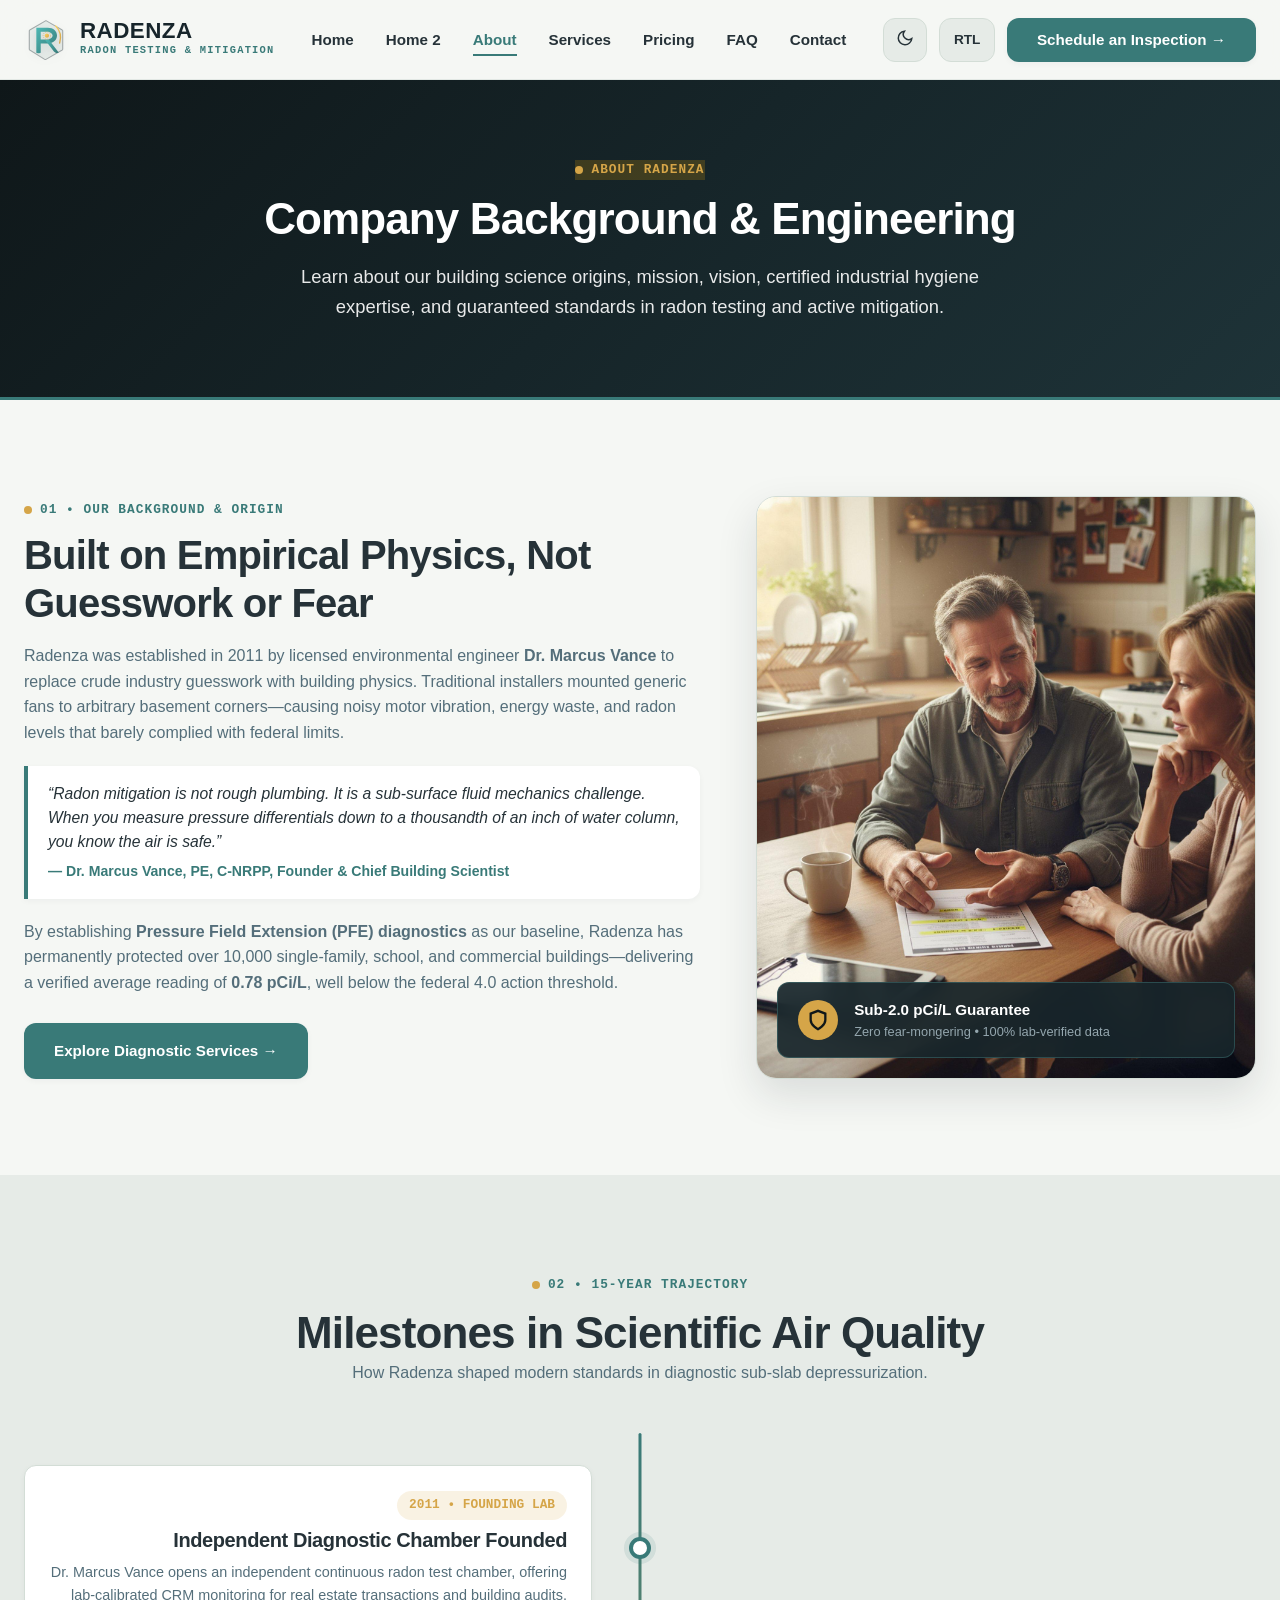
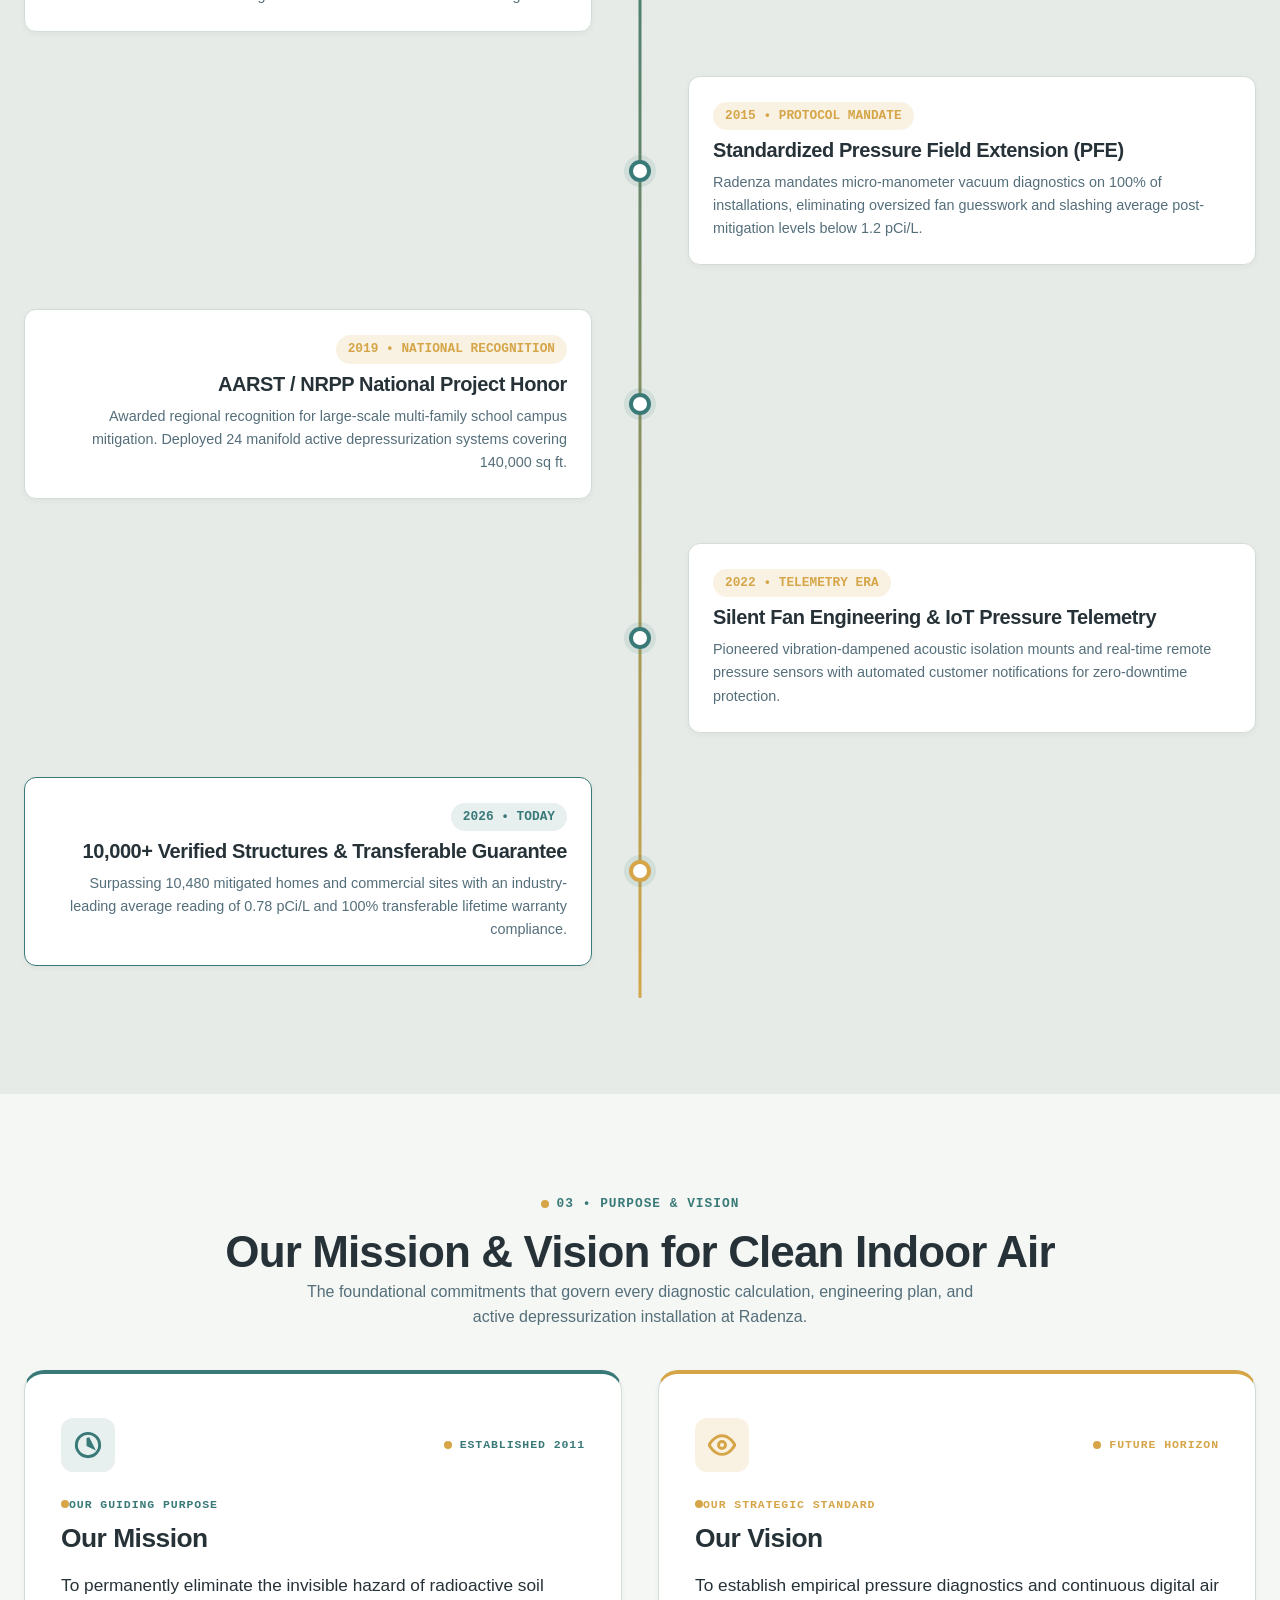
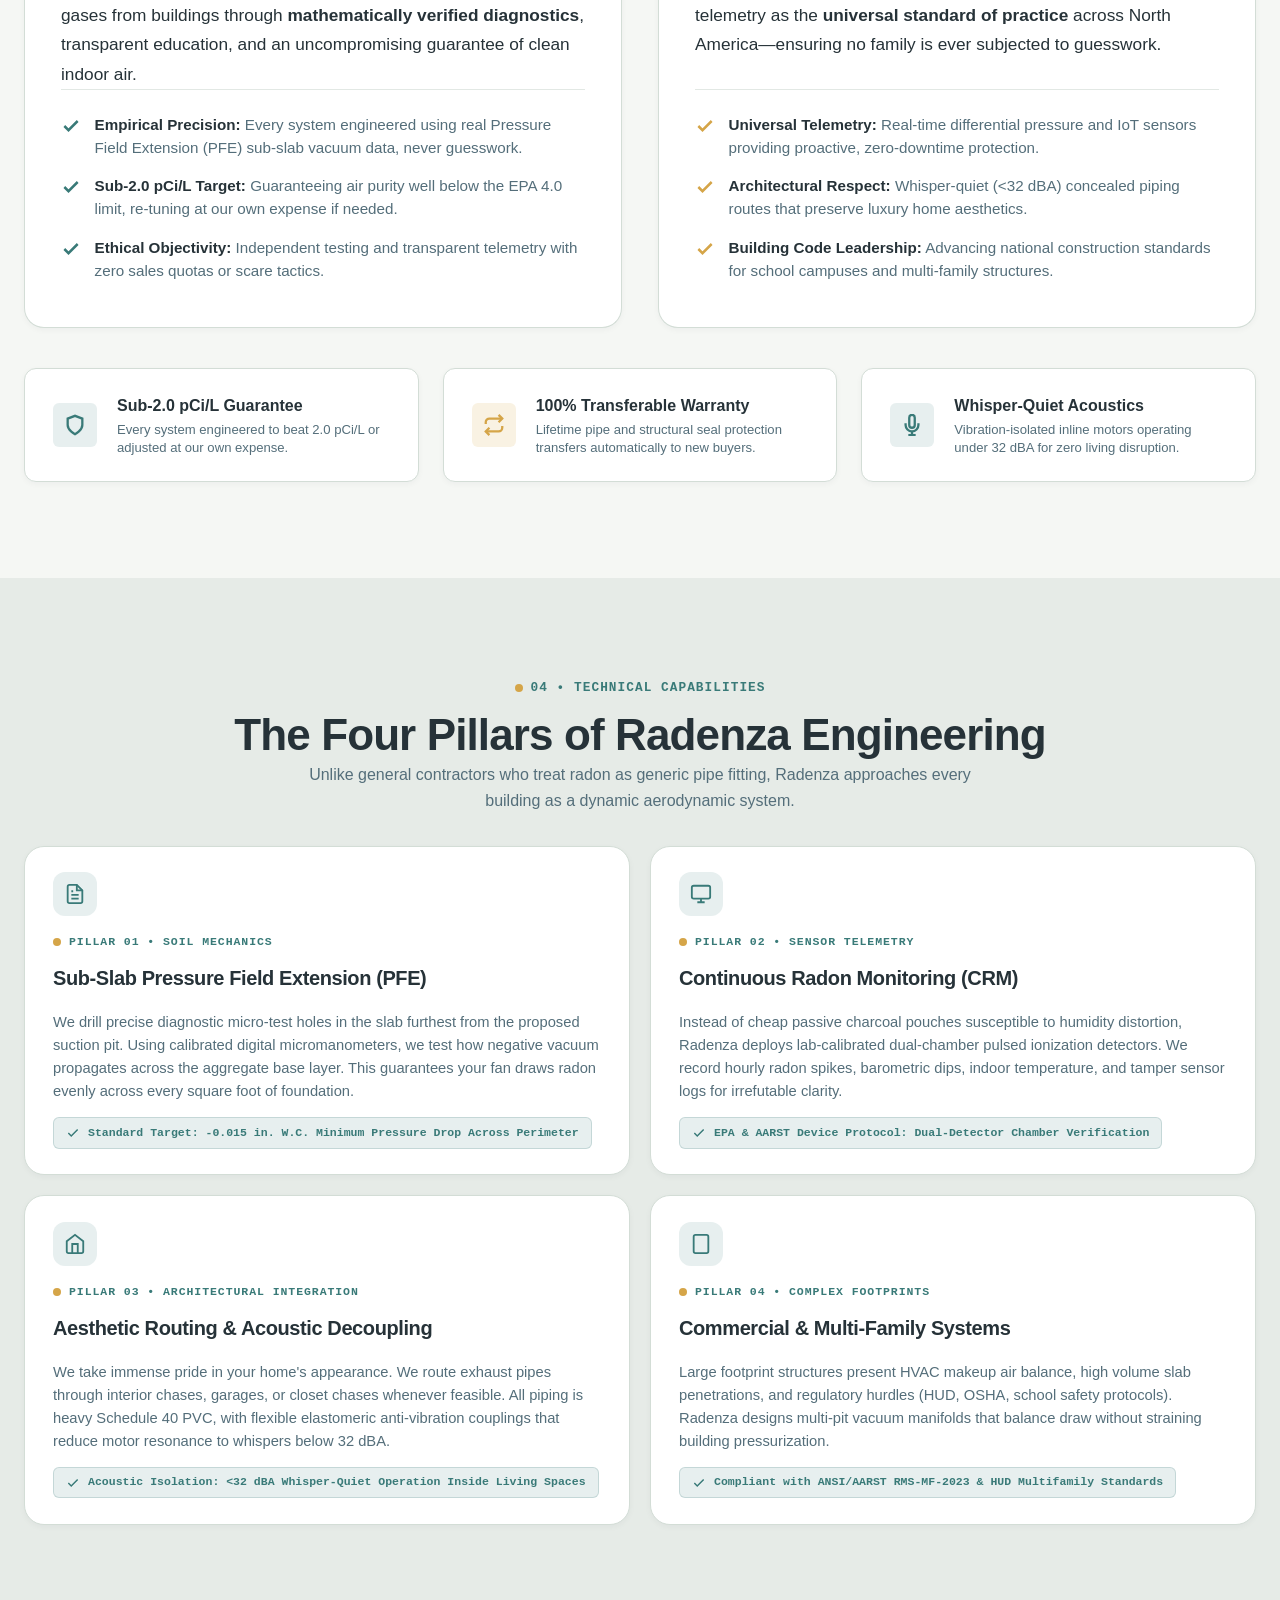
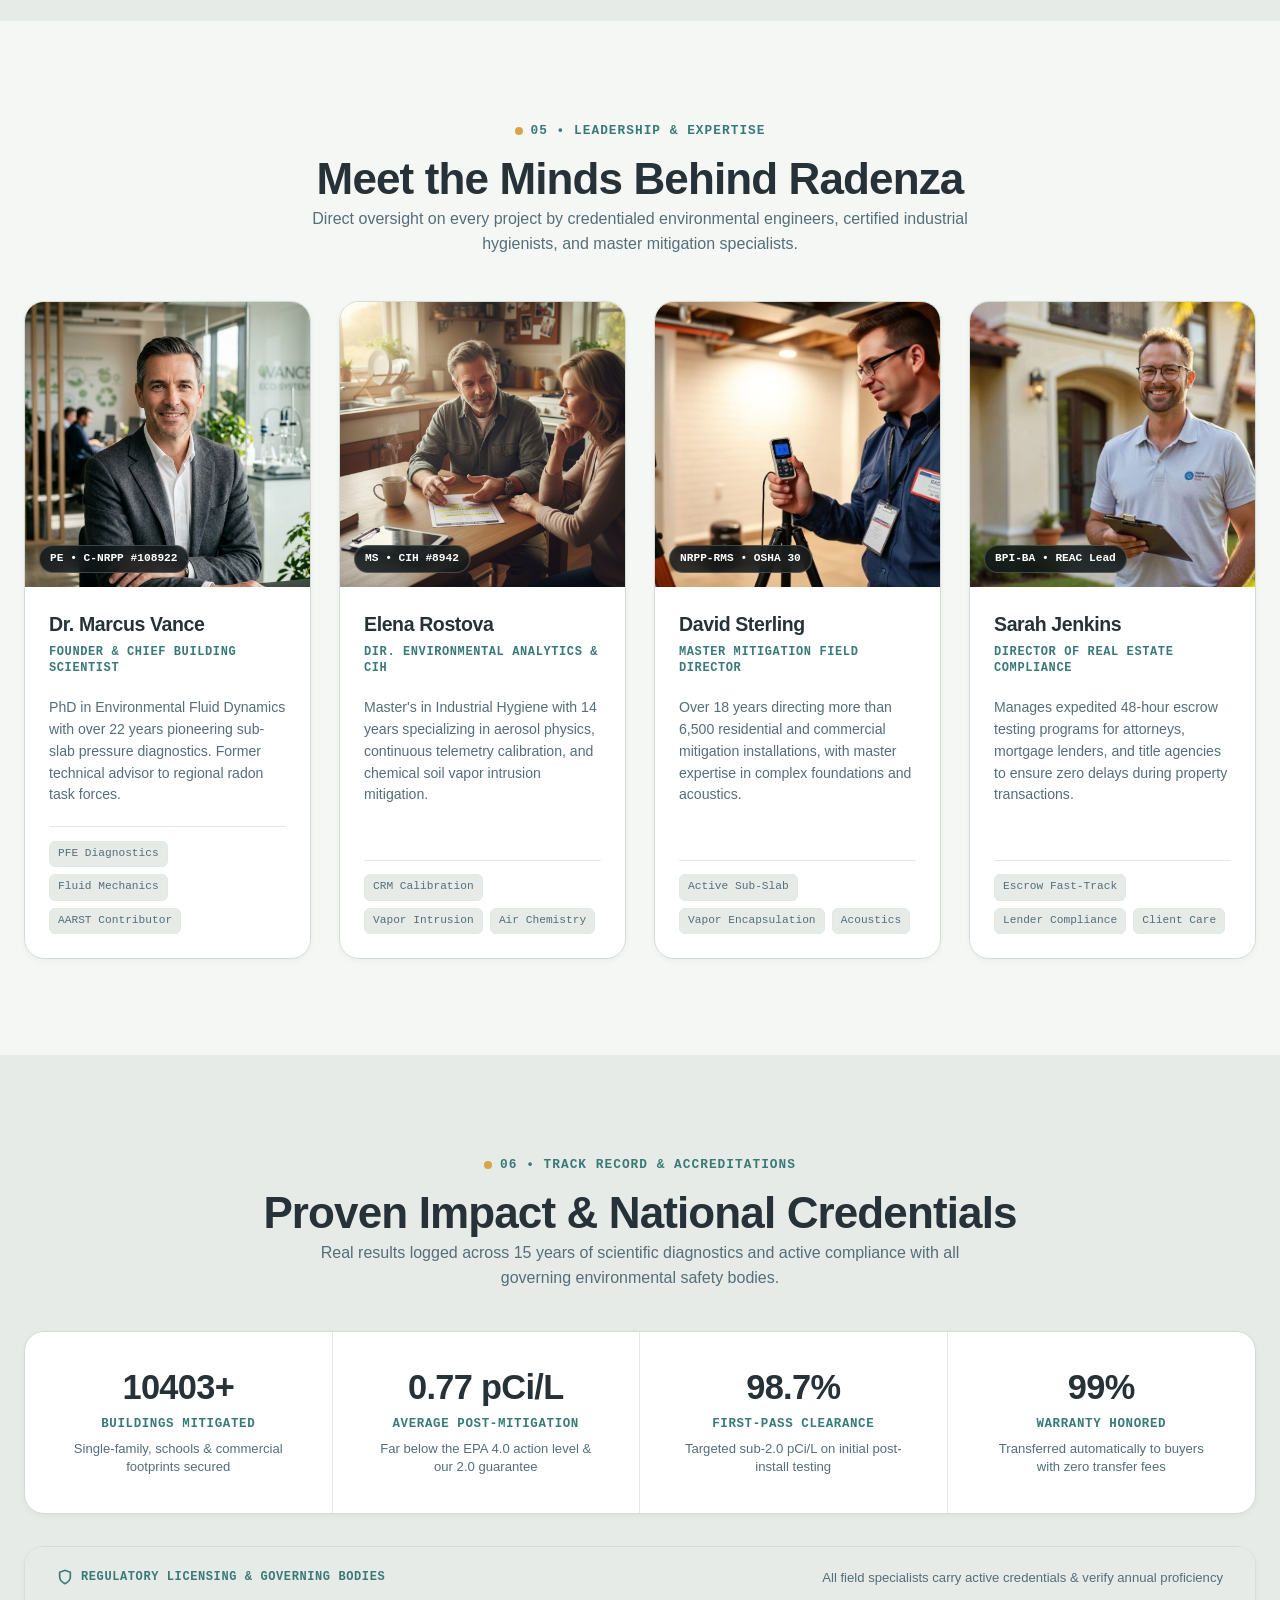
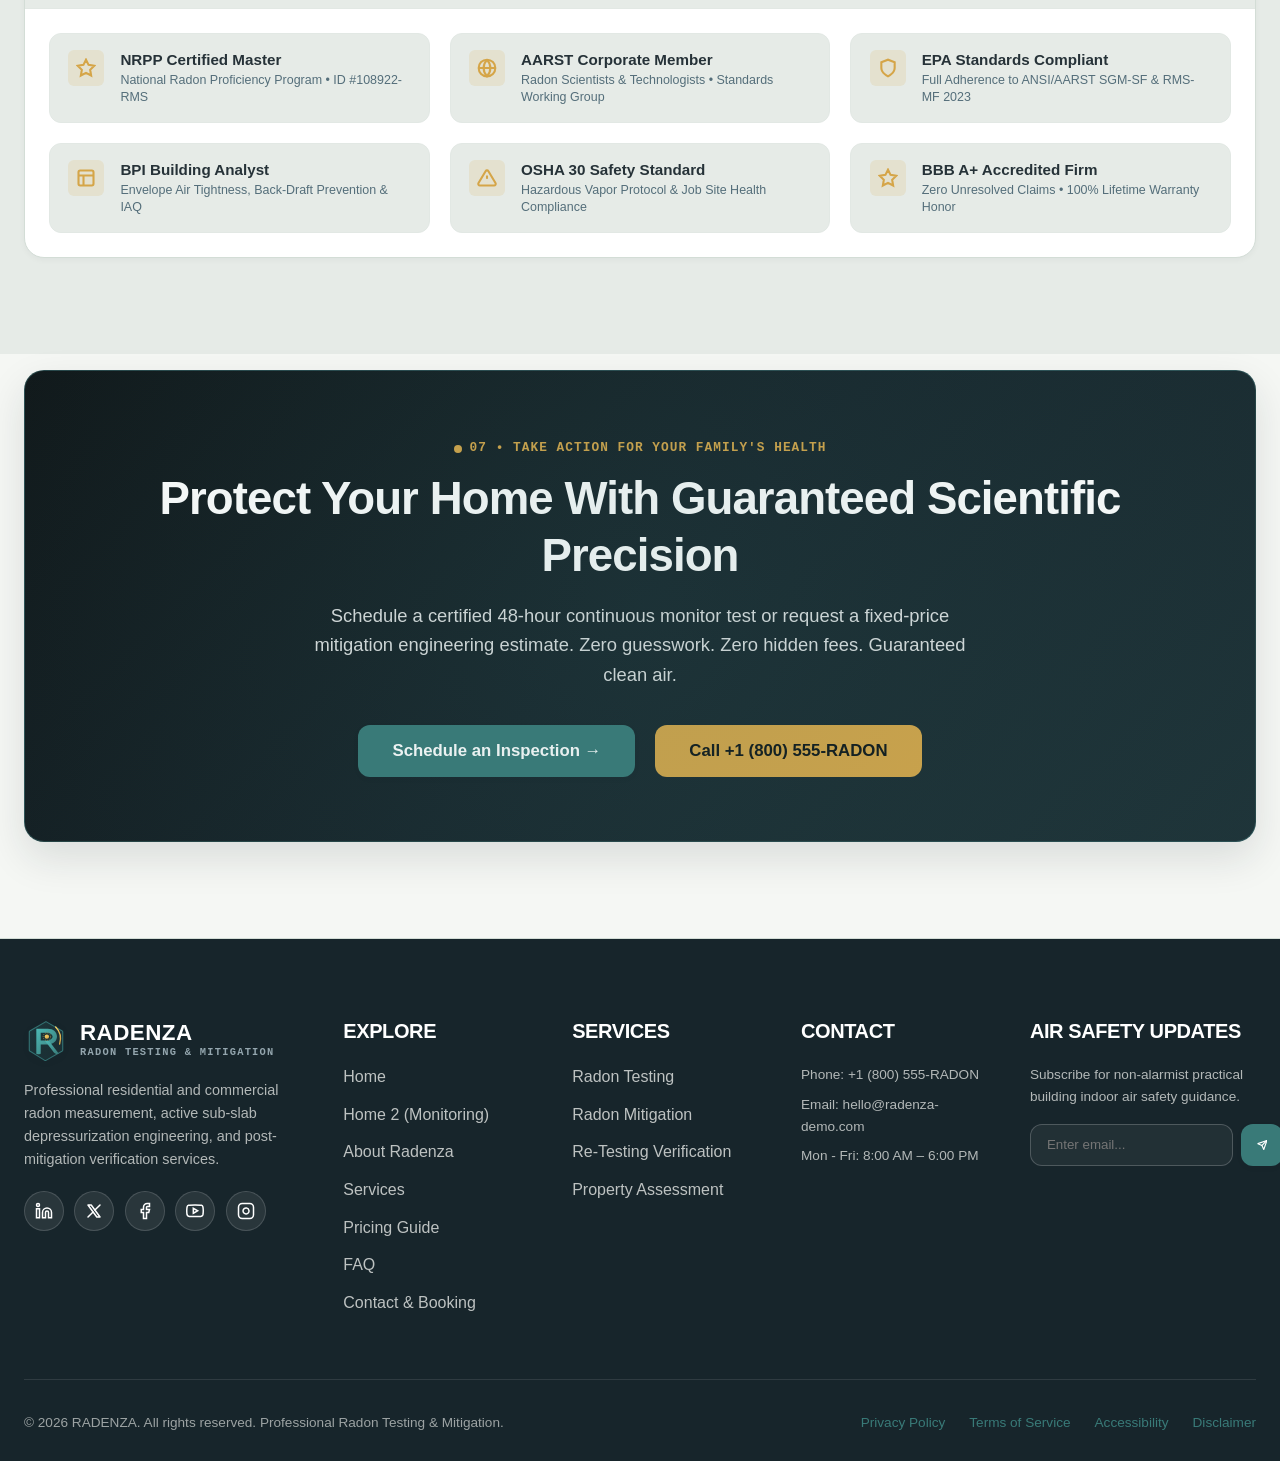
<file: about.html>
<!DOCTYPE html>
<html lang="en" data-theme="light" dir="ltr">
<head>
  <meta charset="UTF-8">
  <meta name="viewport" content="width=device-width, initial-scale=1.0">
  <title>About Us | Radenza Radon Testing &amp; Mitigation Specialists</title>
  <meta name="description" content="Discover Radenza's company history, mission, vision, building science expertise, NRPP/AARST certified leadership, and guaranteed sub-2.0 pCi/L radon mitigation standard.">
  <meta property="og:title" content="About Radenza | Radon Testing &amp; Mitigation Specialists">
  <meta property="og:description" content="Pioneering precision radon defense, mission, vision, and certified environmental engineering for residential and commercial properties.">
  <meta property="og:type" content="website">
  <link rel="icon" type="image/svg+xml" href="assets/images/favicon.svg">
  <link rel="alternate icon" href="favicon.svg">
  <link rel="stylesheet" href="assets/css/style.css?v=2.8">
</head>
<body>

  <!-- GLOBAL STICKY NAVBAR -->
  <header class="site-header" id="siteHeader">
    <div class="container nav-container">
      <a href="index.html" class="brand-logo" aria-label="Radenza Radon Testing Home">
        <!-- Luxury SVG Logo: Geometric R Monogram + Radon Detection Sensor + Environmental Airflow Arc -->
        <svg class="logo-svg" viewBox="0 0 100 100" fill="none" xmlns="http://www.w3.org/2000/svg" aria-hidden="true">
          <defs>
            <linearGradient id="aboutTealGrad" x1="0%" y1="0%" x2="100%" y2="100%">
              <stop offset="0%" stop-color="#397A78"/>
              <stop offset="100%" stop-color="#1E4745"/>
            </linearGradient>
            <linearGradient id="aboutBrightTeal" x1="0%" y1="0%" x2="100%" y2="100%">
              <stop offset="0%" stop-color="#4CB8B4"/>
              <stop offset="100%" stop-color="#397A78"/>
            </linearGradient>
            <linearGradient id="aboutAmberGrad" x1="0%" y1="0%" x2="100%" y2="100%">
              <stop offset="0%" stop-color="#FCD566"/>
              <stop offset="100%" stop-color="#D5A548"/>
            </linearGradient>
          </defs>

          <!-- 1. Geometric Outer Shield Base -->
          <path d="M 50 6 L 86 26.5 A 3 3 0 0 1 88 29 L 88 71 A 3 3 0 0 1 86 73.5 L 50 94 A 3 3 0 0 1 47 94 L 14 73.5 A 3 3 0 0 1 12 71 L 12 29 A 3 3 0 0 1 14 26.5 Z" 
                fill="url(#aboutTealGrad)" fill-opacity="0.08" stroke="currentColor" stroke-width="2.5" stroke-opacity="0.35"/>

          <!-- 2. Monogram "R" Loop with Native Cutout -->
          <path d="M 28 22 H 54 C 67 22 75 30 75 40 C 75 50 67 58 54 58 H 38 V 78 C 38 79.5 36.5 80 35 80 H 31 C 29.5 80 28 79.5 28 78 V 22 Z M 38 31 V 49 H 52 C 59 49 65 45 65 40 C 65 35 59 31 52 31 H 38 Z" 
                fill-rule="evenodd" fill="url(#aboutBrightTeal)"/>

          <!-- 3. Dynamic Mitigation Ribbon Leg -->
          <path d="M 48 50 L 68 76 C 69.5 78 72 79.5 75.5 79.5 H 77.5 C 78.5 79.5 79 78.5 78 77 L 57 50 H 48 Z" 
                fill="url(#aboutBrightTeal)"/>

          <!-- 4. Safety Amber Radar Core -->
          <circle cx="52" cy="40" r="5" fill="url(#aboutAmberGrad)"/>
          <circle cx="52" cy="40" r="8.5" fill="none" stroke="#D5A548" stroke-width="1.5" stroke-dasharray="2.5 2.5" opacity="0.85"/>

          <!-- 5. Environmental Airflow Arc -->
          <path d="M 72 18 C 82 28 85 43 81 57" fill="none" stroke="url(#aboutAmberGrad)" stroke-width="3" stroke-linecap="round"/>
        </svg>
        <div class="brand-text-wrap">
          <span class="brand-name">RADENZA</span>
          <span class="brand-desc">RADON TESTING &amp; MITIGATION</span>
        </div>
      </a>

      <!-- Desktop Nav Links -->
      <nav aria-label="Main Navigation">
        <ul class="nav-links">
          <li><a href="index.html" class="nav-link">Home</a></li>
          <li><a href="index2.html" class="nav-link">Home 2</a></li>
          <li><a href="about.html" class="nav-link active" aria-current="page">About</a></li>
          <li><a href="services.html" class="nav-link">Services</a></li>
          <li><a href="pricing.html" class="nav-link">Pricing</a></li>
          <li><a href="faq.html" class="nav-link">FAQ</a></li>
          <li><a href="contact.html" class="nav-link">Contact</a></li>
        </ul>
      </nav>

      <!-- Nav Actions Right -->
      <div class="nav-actions">
        <button class="theme-toggle-btn" aria-label="Toggle dark mode">
          <span class="theme-icon">
            <svg width="18" height="18" viewBox="0 0 24 24" fill="none" stroke="currentColor" stroke-width="2"><path d="M21 12.79A9 9 0 1 1 11.21 3 7 7 0 0 0 21 12.79z"/></svg>
          </span>
        </button>
        <button class="rtl-toggle-btn" aria-label="Toggle RTL layout">
          <span class="rtl-label">RTL</span>
        </button>
        <button class="btn btn-primary" data-modal-target="testingModal">Schedule an Inspection &rarr;</button>
        <button class="hamburger-btn" id="hamburgerBtn" aria-label="Open mobile menu" aria-expanded="false">
          <svg width="24" height="24" viewBox="0 0 24 24" fill="none" stroke="currentColor" stroke-width="2.5"><line x1="3" y1="6" x2="21" y2="6"/><line x1="3" y1="12" x2="21" y2="12"/><line x1="3" y1="18" x2="21" y2="18"/></svg>
        </button>
      </div>
    </div>
  </header>

  <!-- MOBILE DRAWER -->
  <div class="mobile-drawer-overlay" id="mobileDrawerOverlay">
    <div class="mobile-drawer" id="mobileDrawer" role="dialog" aria-modal="true" aria-label="Mobile navigation menu">
      <div class="drawer-header">
        <div class="brand-text-wrap">
          <span class="brand-name">RADENZA</span>
          <span class="brand-desc">RADON TESTING &amp; MITIGATION</span>
        </div>
        <button class="drawer-close-btn" id="drawerCloseBtn" aria-label="Close menu">&times;</button>
      </div>
      <ul class="drawer-nav-links">
        <li><a href="index.html" class="drawer-nav-link">Home</a></li>
        <li><a href="index2.html" class="drawer-nav-link">Home 2</a></li>
        <li><a href="about.html" class="drawer-nav-link active">About</a></li>
        <li><a href="services.html" class="drawer-nav-link">Services</a></li>
        <li><a href="pricing.html" class="drawer-nav-link">Pricing</a></li>
        <li><a href="faq.html" class="drawer-nav-link">FAQ</a></li>
        <li><a href="contact.html" class="drawer-nav-link">Contact</a></li>
      </ul>
      <div class="drawer-actions">
        <div class="drawer-controls">
          <button class="theme-toggle-btn" aria-label="Toggle dark mode">
            <span class="theme-icon">
              <svg width="18" height="18" viewBox="0 0 24 24" fill="none" stroke="currentColor" stroke-width="2"><path d="M21 12.79A9 9 0 1 1 11.21 3 7 7 0 0 0 21 12.79z"/></svg>
            </span>
          </button>
          <button class="rtl-toggle-btn" aria-label="Toggle RTL layout">
            <span class="rtl-label">RTL</span>
          </button>
        </div>
        <button class="btn btn-primary" data-modal-target="testingModal" style="width: 100%;">Schedule an Inspection &rarr;</button>
      </div>
    </div>
  </div>

  <main id="mainContent">

    <!-- ABOUT HERO SECTION (EXACT UNIFORM NON-HOME STYLE & HEIGHT) -->
    <section class="page-hero-section" style="background: linear-gradient(135deg, #0F1719 0%, #162529 50%, #1E3338 100%); border-bottom: 3px solid var(--brand-teal); color: #FFFFFF;">
      <div class="container page-hero-container reveal-on-scroll">
        <span class="mono-tag" style="color: var(--brand-amber); background: rgba(230, 161, 0, 0.2);">ABOUT RADENZA</span>
        <h1 class="page-hero-title" style="color: #FFFFFF !important;"><span class="hero-title-nowrap">Company Background</span> <span class="hero-title-nowrap">&amp; Engineering</span></h1>
        <p class="page-hero-subtitle" style="color: rgba(255, 255, 255, 0.9) !important;">
          Learn about our building science origins, mission, vision, certified industrial hygiene expertise, and guaranteed standards in radon testing and active mitigation.
        </p>
      </div>
    </section>

    <!-- SECTION 01 — COMPANY BACKGROUND & ORIGIN STORY -->
    <section class="section">
      <div class="container">
        <div class="about-story-grid reveal-on-scroll">
          <div>
            <span class="mono-tag">01 • OUR BACKGROUND &amp; ORIGIN</span>
            <h2 style="margin: 0.6rem 0 1rem 0; font-size: clamp(1.85rem, 3.5vw, 2.5rem); line-height: 1.2;">
              Built on Empirical Physics, Not Guesswork or Fear
            </h2>
            <p>
              Radenza was established in 2011 by licensed environmental engineer <strong>Dr. Marcus Vance</strong> to replace crude industry guesswork with building physics. Traditional installers mounted generic fans to arbitrary basement corners—causing noisy motor vibration, energy waste, and radon levels that barely complied with federal limits.
            </p>
            
            <div class="about-story-quote">
              &ldquo;Radon mitigation is not rough plumbing. It is a sub-surface fluid mechanics challenge. When you measure pressure differentials down to a thousandth of an inch of water column, you know the air is safe.&rdquo;
              <div style="font-weight: 700; font-style: normal; margin-top: 0.4rem; color: var(--brand-teal); font-size: 0.88rem;">
                — Dr. Marcus Vance, PE, C-NRPP, Founder &amp; Chief Building Scientist
              </div>
            </div>

            <p>
              By establishing <strong>Pressure Field Extension (PFE) diagnostics</strong> as our baseline, Radenza has permanently protected over 10,000 single-family, school, and commercial buildings—delivering a verified average reading of <strong>0.78 pCi/L</strong>, well below the federal 4.0 action threshold.
            </p>

            <div style="display: flex; gap: 1rem; align-items: center; flex-wrap: wrap; margin-top: 1.75rem;">
              <a href="services.html" class="btn btn-primary">Explore Diagnostic Services &rarr;</a>
            </div>
          </div>

          <div class="about-story-img-col">
            <div class="about-story-img-wrap">
              <img src="assets/images/Customer consultation.jpg" alt="Radenza diagnostic specialist explaining radon test results to homeowners" class="about-story-img">
              <div class="about-story-badge">
                <div style="width: 40px; height: 40px; border-radius: 50%; background: var(--brand-amber); display: flex; align-items: center; justify-content: center; color: #101719; flex-shrink: 0;">
                  <svg width="22" height="22" viewBox="0 0 24 24" fill="none" stroke="currentColor" stroke-width="2.5"><path d="M12 22s8-4 8-10V5l-8-3-8 3v7c0 6 8 10 8 10z"/></svg>
                </div>
                <div>
                  <div style="font-weight: 700; font-size: 0.95rem; color: #FFFFFF;">Sub-2.0 pCi/L Guarantee</div>
                  <div style="font-size: 0.8rem; color: #94A6AE;">Zero fear-mongering • 100% lab-verified data</div>
                </div>
              </div>
            </div>
          </div>
        </div>
      </div>
    </section>

    <!-- SECTION 02 — 15-YEAR TRAJECTORY & MILESTONES -->
    <section class="section section-pale">
      <div class="container">
        <div class="text-center reveal-on-scroll">
          <span class="mono-tag">02 • 15-YEAR TRAJECTORY</span>
          <h2 style="margin-top: 0.5rem;">Milestones in Scientific Air Quality</h2>
          <p>How Radenza shaped modern standards in diagnostic sub-slab depressurization.</p>
        </div>

        <div class="timeline-track reveal-on-scroll" style="margin-top: 3rem;">
          <!-- 2011 Milestone -->
          <div class="timeline-item">
            <div class="timeline-item-left">
              <div class="timeline-card">
                <span class="timeline-year-pill">2011 • FOUNDING LAB</span>
                <h4 style="margin-bottom: 0.5rem;">Independent Diagnostic Chamber Founded</h4>
                <p style="font-size: 0.9rem; margin: 0;">Dr. Marcus Vance opens an independent continuous radon test chamber, offering lab-calibrated CRM monitoring for real estate transactions and building audits.</p>
              </div>
            </div>
            <div class="timeline-marker-dot" aria-hidden="true"></div>
            <div class="timeline-item-right"></div>
          </div>

          <!-- 2015 Milestone -->
          <div class="timeline-item">
            <div class="timeline-item-left"></div>
            <div class="timeline-marker-dot" aria-hidden="true"></div>
            <div class="timeline-item-right">
              <div class="timeline-card">
                <span class="timeline-year-pill">2015 • PROTOCOL MANDATE</span>
                <h4 style="margin-bottom: 0.5rem;">Standardized Pressure Field Extension (PFE)</h4>
                <p style="font-size: 0.9rem; margin: 0;">Radenza mandates micro-manometer vacuum diagnostics on 100% of installations, eliminating oversized fan guesswork and slashing average post-mitigation levels below 1.2 pCi/L.</p>
              </div>
            </div>
          </div>

          <!-- 2019 Milestone -->
          <div class="timeline-item">
            <div class="timeline-item-left">
              <div class="timeline-card">
                <span class="timeline-year-pill">2019 • NATIONAL RECOGNITION</span>
                <h4 style="margin-bottom: 0.5rem;">AARST / NRPP National Project Honor</h4>
                <p style="font-size: 0.9rem; margin: 0;">Awarded regional recognition for large-scale multi-family school campus mitigation. Deployed 24 manifold active depressurization systems covering 140,000 sq ft.</p>
              </div>
            </div>
            <div class="timeline-marker-dot" aria-hidden="true"></div>
            <div class="timeline-item-right"></div>
          </div>

          <!-- 2022 Milestone -->
          <div class="timeline-item">
            <div class="timeline-item-left"></div>
            <div class="timeline-marker-dot" aria-hidden="true"></div>
            <div class="timeline-item-right">
              <div class="timeline-card">
                <span class="timeline-year-pill">2022 • TELEMETRY ERA</span>
                <h4 style="margin-bottom: 0.5rem;">Silent Fan Engineering &amp; IoT Pressure Telemetry</h4>
                <p style="font-size: 0.9rem; margin: 0;">Pioneered vibration-dampened acoustic isolation mounts and real-time remote pressure sensors with automated customer notifications for zero-downtime protection.</p>
              </div>
            </div>
          </div>

          <!-- 2026 Milestone -->
          <div class="timeline-item">
            <div class="timeline-item-left">
              <div class="timeline-card" style="border-color: var(--brand-teal);">
                <span class="timeline-year-pill" style="color: var(--brand-teal); background: var(--brand-teal-subtle);">2026 • TODAY</span>
                <h4 style="margin-bottom: 0.5rem;">10,000+ Verified Structures &amp; Transferable Guarantee</h4>
                <p style="font-size: 0.9rem; margin: 0;">Surpassing 10,480 mitigated homes and commercial sites with an industry-leading average reading of 0.78 pCi/L and 100% transferable lifetime warranty compliance.</p>
              </div>
            </div>
            <div class="timeline-marker-dot" style="border-color: var(--brand-amber);" aria-hidden="true"></div>
            <div class="timeline-item-right"></div>
          </div>
        </div>
      </div>
    </section>

    <!-- SECTION 03 — MISSION & VISION -->
    <section class="section">
      <div class="container">
        <div class="text-center reveal-on-scroll">
          <span class="mono-tag">03 • PURPOSE &amp; VISION</span>
          <h2 style="margin-top: 0.5rem;">Our Mission &amp; Vision for Clean Indoor Air</h2>
          <p>
            The foundational commitments that govern every diagnostic calculation, engineering plan, and active depressurization installation at Radenza.
          </p>
        </div>

        <!-- Mission & Vision 2-Column Cards -->
        <div class="mission-vision-grid reveal-on-scroll">
          <!-- Mission Card -->
          <div class="mission-card">
            <div>
              <div class="mv-header-row">
                <div class="mv-icon-box">
                  <svg width="28" height="28" viewBox="0 0 24 24" fill="none" stroke="currentColor" stroke-width="2.5"><circle cx="12" cy="12" r="10"/><polygon points="12 6 12 12 16 14"/></svg>
                </div>
                <span class="mono-tag" style="font-size: 0.72rem;">ESTABLISHED 2011</span>
              </div>
              <span class="mono-tag" style="font-size: 0.72rem; margin-bottom: 0.5rem; display: block;">OUR GUIDING PURPOSE</span>
              <h3 style="margin-bottom: 1rem; font-size: 1.65rem;">Our Mission</h3>
              <p class="mv-lead-text">
                To permanently eliminate the invisible hazard of radioactive soil gases from buildings through <strong>mathematically verified diagnostics</strong>, transparent education, and an uncompromising guarantee of clean indoor air.
              </p>
            </div>

            <ul class="mv-points-list">
              <li class="mv-point-item">
                <svg class="mv-point-icon" viewBox="0 0 24 24" fill="none" stroke="currentColor" stroke-width="3"><polyline points="20 6 9 17 4 12"/></svg>
                <span><strong>Empirical Precision:</strong> Every system engineered using real Pressure Field Extension (PFE) sub-slab vacuum data, never guesswork.</span>
              </li>
              <li class="mv-point-item">
                <svg class="mv-point-icon" viewBox="0 0 24 24" fill="none" stroke="currentColor" stroke-width="3"><polyline points="20 6 9 17 4 12"/></svg>
                <span><strong>Sub-2.0 pCi/L Target:</strong> Guaranteeing air purity well below the EPA 4.0 limit, re-tuning at our own expense if needed.</span>
              </li>
              <li class="mv-point-item">
                <svg class="mv-point-icon" viewBox="0 0 24 24" fill="none" stroke="currentColor" stroke-width="3"><polyline points="20 6 9 17 4 12"/></svg>
                <span><strong>Ethical Objectivity:</strong> Independent testing and transparent telemetry with zero sales quotas or scare tactics.</span>
              </li>
            </ul>
          </div>

          <!-- Vision Card -->
          <div class="vision-card">
            <div>
              <div class="mv-header-row">
                <div class="mv-icon-box">
                  <svg width="28" height="28" viewBox="0 0 24 24" fill="none" stroke="currentColor" stroke-width="2.5"><path d="M1 12s4-8 11-8 11 8 11 8-4 8-11 8-11-8-11-8z"/><circle cx="12" cy="12" r="3"/></svg>
                </div>
                <span class="mono-tag" style="color: var(--brand-amber); font-size: 0.72rem;">FUTURE HORIZON</span>
              </div>
              <span class="mono-tag" style="color: var(--brand-amber); font-size: 0.72rem; margin-bottom: 0.5rem; display: block;">OUR STRATEGIC STANDARD</span>
              <h3 style="margin-bottom: 1rem; font-size: 1.65rem;">Our Vision</h3>
              <p class="mv-lead-text">
                To establish empirical pressure diagnostics and continuous digital air telemetry as the <strong>universal standard of practice</strong> across North America—ensuring no family is ever subjected to guesswork.
              </p>
            </div>

            <ul class="mv-points-list">
              <li class="mv-point-item">
                <svg class="mv-point-icon" viewBox="0 0 24 24" fill="none" stroke="currentColor" stroke-width="3"><polyline points="20 6 9 17 4 12"/></svg>
                <span><strong>Universal Telemetry:</strong> Real-time differential pressure and IoT sensors providing proactive, zero-downtime protection.</span>
              </li>
              <li class="mv-point-item">
                <svg class="mv-point-icon" viewBox="0 0 24 24" fill="none" stroke="currentColor" stroke-width="3"><polyline points="20 6 9 17 4 12"/></svg>
                <span><strong>Architectural Respect:</strong> Whisper-quiet (&lt;32 dBA) concealed piping routes that preserve luxury home aesthetics.</span>
              </li>
              <li class="mv-point-item">
                <svg class="mv-point-icon" viewBox="0 0 24 24" fill="none" stroke="currentColor" stroke-width="3"><polyline points="20 6 9 17 4 12"/></svg>
                <span><strong>Building Code Leadership:</strong> Advancing national construction standards for school campuses and multi-family structures.</span>
              </li>
            </ul>
          </div>
        </div>

        <!-- Three Guarantees Assurance Strip -->
        <div class="mv-assurance-strip reveal-on-scroll">
          <div class="mv-assurance-card">
            <div class="mv-assurance-icon-wrap">
              <svg width="22" height="22" viewBox="0 0 24 24" fill="none" stroke="currentColor" stroke-width="2.5"><path d="M12 22s8-4 8-10V5l-8-3-8 3v7c0 6 8 10 8 10z"/></svg>
            </div>
            <div>
              <div class="mv-assurance-title">Sub-2.0 pCi/L Guarantee</div>
              <p class="mv-assurance-desc">Every system engineered to beat 2.0 pCi/L or adjusted at our own expense.</p>
            </div>
          </div>

          <div class="mv-assurance-card">
            <div class="mv-assurance-icon-wrap">
              <svg width="22" height="22" viewBox="0 0 24 24" fill="none" stroke="currentColor" stroke-width="2.5"><polyline points="17 1 21 5 17 9"/><path d="M3 11V9a4 4 0 0 1 4-4h14"/><polyline points="7 23 3 19 7 15"/><path d="M21 13v2a4 4 0 0 1-4 4H3"/></svg>
            </div>
            <div>
              <div class="mv-assurance-title">100% Transferable Warranty</div>
              <p class="mv-assurance-desc">Lifetime pipe and structural seal protection transfers automatically to new buyers.</p>
            </div>
          </div>

          <div class="mv-assurance-card">
            <div class="mv-assurance-icon-wrap">
              <svg width="22" height="22" viewBox="0 0 24 24" fill="none" stroke="currentColor" stroke-width="2.5"><path d="M12 1a3 3 0 0 0-3 3v8a3 3 0 0 0 6 0V4a3 3 0 0 0-3-3z"/><path d="M19 10v2a7 7 0 0 1-14 0v-2"/><line x1="12" y1="19" x2="12" y2="23"/><line x1="8" y1="23" x2="16" y2="23"/></svg>
            </div>
            <div>
              <div class="mv-assurance-title">Whisper-Quiet Acoustics</div>
              <p class="mv-assurance-desc">Vibration-isolated inline motors operating under 32 dBA for zero living disruption.</p>
            </div>
          </div>
        </div>
      </div>
    </section>

    <!-- SECTION 04 — SCIENTIFIC EXPERTISE & ENGINEERING METHODOLOGY -->
    <section class="section section-pale">
      <div class="container">
        <div class="text-center reveal-on-scroll">
          <span class="mono-tag">04 • TECHNICAL CAPABILITIES</span>
          <h2 style="margin-top: 0.5rem;">The Four Pillars of Radenza Engineering</h2>
          <p>
            Unlike general contractors who treat radon as generic pipe fitting, Radenza approaches every building as a dynamic aerodynamic system.
          </p>
        </div>

        <div class="expertise-card-grid reveal-on-scroll">
          <!-- Pillar 1 -->
          <div class="expertise-card">
            <div class="expertise-card-header">
              <div class="expertise-icon-box">
                <svg width="22" height="22" viewBox="0 0 24 24" fill="none" stroke="currentColor" stroke-width="2"><path d="M14 2H6a2 2 0 0 0-2 2v16a2 2 0 0 0 2 2h12a2 2 0 0 0 2-2V8z"/><polyline points="14 2 14 8 20 8"/><line x1="16" y1="13" x2="8" y2="13"/><line x1="16" y1="17" x2="8" y2="17"/><polyline points="10 9 9 9 8 9"/></svg>
              </div>
              <span class="mono-tag" style="font-size: 0.72rem; margin-bottom: 0.5rem;">PILLAR 01 • SOIL MECHANICS</span>
              <h3 class="expertise-card-title">Sub-Slab Pressure Field Extension (PFE)</h3>
            </div>
            <p class="expertise-card-desc">
              We drill precise diagnostic micro-test holes in the slab furthest from the proposed suction pit. Using calibrated digital micromanometers, we test how negative vacuum propagates across the aggregate base layer. This guarantees your fan draws radon evenly across every square foot of foundation.
            </p>
            <div class="expertise-spec-badge">
              <svg width="14" height="14" viewBox="0 0 24 24" fill="none" stroke="currentColor" stroke-width="2.5"><polyline points="20 6 9 17 4 12"/></svg>
              Standard Target: -0.015 in. W.C. Minimum Pressure Drop Across Perimeter
            </div>
          </div>

          <!-- Pillar 2 -->
          <div class="expertise-card">
            <div class="expertise-card-header">
              <div class="expertise-icon-box">
                <svg width="22" height="22" viewBox="0 0 24 24" fill="none" stroke="currentColor" stroke-width="2"><rect x="2" y="3" width="20" height="14" rx="2" ry="2"/><line x1="8" y1="21" x2="16" y2="21"/><line x1="12" y1="17" x2="12" y2="21"/></svg>
              </div>
              <span class="mono-tag" style="font-size: 0.72rem; margin-bottom: 0.5rem;">PILLAR 02 • SENSOR TELEMETRY</span>
              <h3 class="expertise-card-title">Continuous Radon Monitoring (CRM)</h3>
            </div>
            <p class="expertise-card-desc">
              Instead of cheap passive charcoal pouches susceptible to humidity distortion, Radenza deploys lab-calibrated dual-chamber pulsed ionization detectors. We record hourly radon spikes, barometric dips, indoor temperature, and tamper sensor logs for irrefutable clarity.
            </p>
            <div class="expertise-spec-badge">
              <svg width="14" height="14" viewBox="0 0 24 24" fill="none" stroke="currentColor" stroke-width="2.5"><polyline points="20 6 9 17 4 12"/></svg>
              EPA &amp; AARST Device Protocol: Dual-Detector Chamber Verification
            </div>
          </div>

          <!-- Pillar 3 -->
          <div class="expertise-card">
            <div class="expertise-card-header">
              <div class="expertise-icon-box">
                <svg width="22" height="22" viewBox="0 0 24 24" fill="none" stroke="currentColor" stroke-width="2"><path d="M3 9l9-7 9 7v11a2 2 0 0 1-2 2H5a2 2 0 0 1-2-2z"/><polyline points="9 22 9 12 15 12 15 22"/></svg>
              </div>
              <span class="mono-tag" style="font-size: 0.72rem; margin-bottom: 0.5rem;">PILLAR 03 • ARCHITECTURAL INTEGRATION</span>
              <h3 class="expertise-card-title">Aesthetic Routing &amp; Acoustic Decoupling</h3>
            </div>
            <p class="expertise-card-desc">
              We take immense pride in your home's appearance. We route exhaust pipes through interior chases, garages, or closet chases whenever feasible. All piping is heavy Schedule 40 PVC, with flexible elastomeric anti-vibration couplings that reduce motor resonance to whispers below 32 dBA.
            </p>
            <div class="expertise-spec-badge">
              <svg width="14" height="14" viewBox="0 0 24 24" fill="none" stroke="currentColor" stroke-width="2.5"><polyline points="20 6 9 17 4 12"/></svg>
              Acoustic Isolation: &lt;32 dBA Whisper-Quiet Operation Inside Living Spaces
            </div>
          </div>

          <!-- Pillar 4 -->
          <div class="expertise-card">
            <div class="expertise-card-header">
              <div class="expertise-icon-box">
                <svg width="22" height="22" viewBox="0 0 24 24" fill="none" stroke="currentColor" stroke-width="2"><rect x="4" y="2" width="16" height="20" rx="2" ry="2"/><line x1="9" y1="22" x2="9" y2="22.01"/><line x1="15" y1="22" x2="15" y2="22.01"/><line x1="9" y1="6" x2="9" y2="6.01"/><line x1="15" y1="6" x2="15" y2="6.01"/><line x1="9" y1="10" x2="9" y2="10.01"/><line x1="15" y1="10" x2="15" y2="10.01"/><line x1="9" y1="14" x2="9" y2="14.01"/><line x1="15" y1="14" x2="15" y2="14.01"/><line x1="9" y1="18" x2="9" y2="18.01"/><line x1="15" y1="18" x2="15" y2="18.01"/></svg>
              </div>
              <span class="mono-tag" style="font-size: 0.72rem; margin-bottom: 0.5rem;">PILLAR 04 • COMPLEX FOOTPRINTS</span>
              <h3 class="expertise-card-title">Commercial &amp; Multi-Family Systems</h3>
            </div>
            <p class="expertise-card-desc">
              Large footprint structures present HVAC makeup air balance, high volume slab penetrations, and regulatory hurdles (HUD, OSHA, school safety protocols). Radenza designs multi-pit vacuum manifolds that balance draw without straining building pressurization.
            </p>
            <div class="expertise-spec-badge">
              <svg width="14" height="14" viewBox="0 0 24 24" fill="none" stroke="currentColor" stroke-width="2.5"><polyline points="20 6 9 17 4 12"/></svg>
              Compliant with ANSI/AARST RMS-MF-2023 &amp; HUD Multifamily Standards
            </div>
          </div>
        </div>
      </div>
    </section>

    <!-- SECTION 05 — LEADERSHIP TEAM & CERTIFIED SPECIALISTS -->
    <section class="section">
      <div class="container">
        <div class="text-center reveal-on-scroll">
          <span class="mono-tag">05 • LEADERSHIP &amp; EXPERTISE</span>
          <h2 style="margin-top: 0.5rem;">Meet the Minds Behind Radenza</h2>
          <p>
            Direct oversight on every project by credentialed environmental engineers, certified industrial hygienists, and master mitigation specialists.
          </p>
        </div>

        <div class="team-grid reveal-on-scroll">
          <!-- Leader 1 -->
          <div class="team-card">
            <div class="team-img-wrap">
              <img src="assets/images/team-marcus-vance.jpg" alt="Dr. Marcus Vance, Founder &amp; Chief Building Scientist" class="team-img">
              <span class="team-cred-tag">PE • C-NRPP #108922</span>
            </div>
            <div class="team-info">
              <h3 class="team-name">Dr. Marcus Vance</h3>
              <span class="team-role">Founder &amp; Chief Building Scientist</span>
              <p class="team-bio">
                PhD in Environmental Fluid Dynamics with over 22 years pioneering sub-slab pressure diagnostics. Former technical advisor to regional radon task forces.
              </p>
              <div class="team-specs">
                <span class="team-spec-pill">PFE Diagnostics</span>
                <span class="team-spec-pill">Fluid Mechanics</span>
                <span class="team-spec-pill">AARST Contributor</span>
              </div>
            </div>
          </div>

          <!-- Leader 2 -->
          <div class="team-card">
            <div class="team-img-wrap">
              <img src="assets/images/Customer consultation.jpg" alt="Elena Rostova, Director of Environmental Analytics" class="team-img">
              <span class="team-cred-tag">MS • CIH #8942</span>
            </div>
            <div class="team-info">
              <h3 class="team-name">Elena Rostova</h3>
              <span class="team-role">Dir. Environmental Analytics &amp; CIH</span>
              <p class="team-bio">
                Master's in Industrial Hygiene with 14 years specializing in aerosol physics, continuous telemetry calibration, and chemical soil vapor intrusion mitigation.
              </p>
              <div class="team-specs">
                <span class="team-spec-pill">CRM Calibration</span>
                <span class="team-spec-pill">Vapor Intrusion</span>
                <span class="team-spec-pill">Air Chemistry</span>
              </div>
            </div>
          </div>

          <!-- Leader 3 -->
          <div class="team-card">
            <div class="team-img-wrap">
              <img src="assets/images/Radon testing technician.jpg" alt="David Sterling, Master Mitigation Field Director" class="team-img">
              <span class="team-cred-tag">NRPP-RMS • OSHA 30</span>
            </div>
            <div class="team-info">
              <h3 class="team-name">David Sterling</h3>
              <span class="team-role">Master Mitigation Field Director</span>
              <p class="team-bio">
                Over 18 years directing more than 6,500 residential and commercial mitigation installations, with master expertise in complex foundations and acoustics.
              </p>
              <div class="team-specs">
                <span class="team-spec-pill">Active Sub-Slab</span>
                <span class="team-spec-pill">Vapor Encapsulation</span>
                <span class="team-spec-pill">Acoustics</span>
              </div>
            </div>
          </div>

          <!-- Leader 4 -->
          <div class="team-card">
            <div class="team-img-wrap">
              <img src="assets/images/Professional service.jpg" alt="Sarah Jenkins, Director of Real Estate Compliance &amp; Client Advisory" class="team-img">
              <span class="team-cred-tag">BPI-BA • REAC Lead</span>
            </div>
            <div class="team-info">
              <h3 class="team-name">Sarah Jenkins</h3>
              <span class="team-role">Director of Real Estate Compliance</span>
              <p class="team-bio">
                Manages expedited 48-hour escrow testing programs for attorneys, mortgage lenders, and title agencies to ensure zero delays during property transactions.
              </p>
              <div class="team-specs">
                <span class="team-spec-pill">Escrow Fast-Track</span>
                <span class="team-spec-pill">Lender Compliance</span>
                <span class="team-spec-pill">Client Care</span>
              </div>
            </div>
          </div>
        </div>
      </div>
    </section>

    <!-- SECTION 06 — PROVEN IMPACT & NATIONAL ACCREDITATIONS -->
    <section class="section section-pale">
      <div class="container">
        <div class="text-center reveal-on-scroll">
          <span class="mono-tag">06 • TRACK RECORD &amp; ACCREDITATIONS</span>
          <h2 style="margin-top: 0.5rem;">Proven Impact &amp; National Credentials</h2>
          <p>
            Real results logged across 15 years of scientific diagnostics and active compliance with all governing environmental safety bodies.
          </p>
        </div>

        <!-- 1. Single Architectural Performance Metric Strip -->
        <div class="metric-impact-strip reveal-on-scroll">
          <div class="metric-impact-item">
            <span class="metric-impact-num metric-counter-anim" data-target="10480" data-prefix="" data-suffix="+">10,480+</span>
            <span class="metric-impact-title">Buildings Mitigated</span>
            <p class="metric-impact-desc">Single-family, schools &amp; commercial footprints secured</p>
          </div>

          <div class="metric-impact-item">
            <span class="metric-impact-num metric-counter-anim" data-target="0.78" data-decimals="2" data-prefix="" data-suffix=" pCi/L">0.78 pCi/L</span>
            <span class="metric-impact-title">Average Post-Mitigation</span>
            <p class="metric-impact-desc">Far below the EPA 4.0 action level &amp; our 2.0 guarantee</p>
          </div>

          <div class="metric-impact-item">
            <span class="metric-impact-num metric-counter-anim" data-target="99.4" data-decimals="1" data-prefix="" data-suffix="%">99.4%</span>
            <span class="metric-impact-title">First-Pass Clearance</span>
            <p class="metric-impact-desc">Targeted sub-2.0 pCi/L on initial post-install testing</p>
          </div>

          <div class="metric-impact-item">
            <span class="metric-impact-num metric-counter-anim" data-target="100" data-prefix="" data-suffix="%">100%</span>
            <span class="metric-impact-title">Warranty Honored</span>
            <p class="metric-impact-desc">Transferred automatically to buyers with zero transfer fees</p>
          </div>
        </div>

        <!-- 2. Unified Regulatory Credentials & Standards Showcase Panel -->
        <div class="credentials-showcase-panel reveal-on-scroll">
          <div class="credentials-panel-header">
            <div class="credentials-panel-badge">
              <svg width="16" height="16" viewBox="0 0 24 24" fill="none" stroke="currentColor" stroke-width="2.5"><path d="M12 22s8-4 8-10V5l-8-3-8 3v7c0 6 8 10 8 10z"/></svg>
              REGULATORY LICENSING &amp; GOVERNING BODIES
            </div>
            <span class="credentials-panel-note">All field specialists carry active credentials &amp; verify annual proficiency</span>
          </div>

          <div class="credentials-badge-grid">
            <!-- Credential 1 -->
            <div class="credential-badge-item">
              <div class="credential-badge-icon">
                <svg width="20" height="20" viewBox="0 0 24 24" fill="none" stroke="currentColor" stroke-width="2.5"><path d="M12 2l3.09 6.26L22 9.27l-5 4.87 1.18 6.88L12 17.77l-6.18 3.25L7 14.14 2 9.27l6.91-1.01L12 2z"/></svg>
              </div>
              <div class="credential-badge-text">
                <strong class="credential-badge-name">NRPP Certified Master</strong>
                <span class="credential-badge-detail">National Radon Proficiency Program • ID #108922-RMS</span>
              </div>
            </div>

            <!-- Credential 2 -->
            <div class="credential-badge-item">
              <div class="credential-badge-icon">
                <svg width="20" height="20" viewBox="0 0 24 24" fill="none" stroke="currentColor" stroke-width="2.5"><circle cx="12" cy="12" r="10"/><path d="M12 2a14.5 14.5 0 0 0 0 20 14.5 14.5 0 0 0 0-20"/><path d="M2 12h20"/></svg>
              </div>
              <div class="credential-badge-text">
                <strong class="credential-badge-name">AARST Corporate Member</strong>
                <span class="credential-badge-detail">Radon Scientists &amp; Technologists • Standards Working Group</span>
              </div>
            </div>

            <!-- Credential 3 -->
            <div class="credential-badge-item">
              <div class="credential-badge-icon">
                <svg width="20" height="20" viewBox="0 0 24 24" fill="none" stroke="currentColor" stroke-width="2.5"><path d="M12 22s8-4 8-10V5l-8-3-8 3v7c0 6 8 10 8 10z"/></svg>
              </div>
              <div class="credential-badge-text">
                <strong class="credential-badge-name">EPA Standards Compliant</strong>
                <span class="credential-badge-detail">Full Adherence to ANSI/AARST SGM-SF &amp; RMS-MF 2023</span>
              </div>
            </div>

            <!-- Credential 4 -->
            <div class="credential-badge-item">
              <div class="credential-badge-icon">
                <svg width="20" height="20" viewBox="0 0 24 24" fill="none" stroke="currentColor" stroke-width="2.5"><rect x="3" y="3" width="18" height="18" rx="2"/><line x1="3" y1="9" x2="21" y2="9"/><line x1="9" y1="21" x2="9" y2="9"/></svg>
              </div>
              <div class="credential-badge-text">
                <strong class="credential-badge-name">BPI Building Analyst</strong>
                <span class="credential-badge-detail">Envelope Air Tightness, Back-Draft Prevention &amp; IAQ</span>
              </div>
            </div>

            <!-- Credential 5 -->
            <div class="credential-badge-item">
              <div class="credential-badge-icon">
                <svg width="20" height="20" viewBox="0 0 24 24" fill="none" stroke="currentColor" stroke-width="2.5"><path d="M10.29 3.86L1.82 18a2 2 0 0 0 1.71 3h16.94a2 2 0 0 0 1.71-3L13.71 3.86a2 2 0 0 0-3.42 0z"/><line x1="12" y1="9" x2="12" y2="13"/><line x1="12" y1="17" x2="12.01" y2="17"/></svg>
              </div>
              <div class="credential-badge-text">
                <strong class="credential-badge-name">OSHA 30 Safety Standard</strong>
                <span class="credential-badge-detail">Hazardous Vapor Protocol &amp; Job Site Health Compliance</span>
              </div>
            </div>

            <!-- Credential 6 -->
            <div class="credential-badge-item">
              <div class="credential-badge-icon">
                <svg width="20" height="20" viewBox="0 0 24 24" fill="none" stroke="currentColor" stroke-width="2.5"><polygon points="12 2 15.09 8.26 22 9.27 17 14.14 18.18 21.02 12 17.77 5.82 21.02 7 14.14 2 9.27 8.91 8.26 12 2"/></svg>
              </div>
              <div class="credential-badge-text">
                <strong class="credential-badge-name">BBB A+ Accredited Firm</strong>
                <span class="credential-badge-detail">Zero Unresolved Claims • 100% Lifetime Warranty Honor</span>
              </div>
            </div>
          </div>
        </div>
      </div>
    </section>

    <!-- SECTION 07 — CALL TO ACTION & CONSULTATION -->
    <section class="section" style="padding-top: 1rem;">
      <div class="container">
        <!-- Integrated Call-to-Action Banner -->
        <div class="about-cta-banner reveal-on-scroll">
          <span class="mono-tag" style="color: var(--brand-amber); margin-bottom: 0.75rem; display: inline-flex;">
            07 • TAKE ACTION FOR YOUR FAMILY'S HEALTH
          </span>
          <h2 style="color: #FFFFFF; font-size: clamp(2rem, 4vw, 2.85rem); margin-bottom: 1rem;">
            Protect Your Home With Guaranteed Scientific Precision
          </h2>
          <p style="color: rgba(255, 255, 255, 0.85); max-width: 680px; margin: 0 auto 2.25rem auto; font-size: 1.15rem; line-height: 1.6;">
            Schedule a certified 48-hour continuous monitor test or request a fixed-price mitigation engineering estimate. Zero guesswork. Zero hidden fees. Guaranteed clean air.
          </p>
          <div style="display: flex; gap: 1.25rem; justify-content: center; align-items: center; flex-wrap: wrap;">
            <button class="btn btn-primary cta-equal-btn" data-modal-target="testingModal">
              Schedule an Inspection &rarr;
            </button>

            <a href="tel:+18005557236" class="btn btn-amber cta-equal-btn">
              Call +1 (800) 555-RADON
            </a>
          </div>
        </div>
      </div>
    </section>

  </main>

  <!-- UNIVERSAL MODALS -->
  <!-- 1. Book a Radon Test Modal -->
  <div class="modal-overlay" id="testingModal" role="dialog" aria-modal="true" aria-labelledby="testModalTitle">
    <div class="modal-dialog">
      <button class="modal-close-btn" aria-label="Close dialog">&times;</button>
      <div class="modal-header">
        <span class="mono-tag">SCHEDULE ASSESSMENT</span>
        <h3 id="testModalTitle" style="margin-top: 0.4rem;">Book a Radon Test</h3>
      </div>
      <form class="modal-form">
        <div class="modal-form-body">
          <div class="form-group">
            <label class="form-label">Full Name</label>
            <input type="text" class="form-control" required placeholder="Jane Doe">
          </div>
          <div class="form-grid-2">
            <div class="form-group">
              <label class="form-label">Email Address</label>
              <input type="email" class="form-control" required placeholder="jane@example.com">
            </div>
            <div class="form-group">
              <label class="form-label">Phone Number</label>
              <input type="tel" class="form-control" required placeholder="+1 (555) 000-0000">
            </div>
          </div>
          <div class="form-grid-2">
            <div class="form-group">
              <label class="form-label">Property Type</label>
              <select class="form-control" required>
                <option value="Single Family">Single Family Home</option>
                <option value="Condo">Apartment / Condo</option>
                <option value="Commercial">Commercial Building</option>
              </select>
            </div>
            <div class="form-group">
              <label class="form-label">Preferred Date</label>
              <input type="date" class="form-control" required>
            </div>
          </div>
          <button type="submit" class="btn btn-primary" style="width: 100%; margin-top: 1rem;">Continue &rarr;</button>
        </div>
      </form>
    </div>
  </div>

  <!-- 2. Request Mitigation Quote Modal -->
  <div class="modal-overlay" id="quoteModal" role="dialog" aria-modal="true" aria-labelledby="quoteModalTitle">
    <div class="modal-dialog">
      <button class="modal-close-btn" aria-label="Close dialog">&times;</button>
      <div class="modal-header">
        <span class="mono-tag">SYSTEM PLANNING</span>
        <h3 id="quoteModalTitle" style="margin-top: 0.4rem;">Request Mitigation Quote</h3>
      </div>
      <form class="modal-form">
        <div class="modal-form-body">
          <div class="form-group">
            <label class="form-label">Property Type</label>
            <select class="form-control" required>
              <option value="Single Family">Single Family Residence</option>
              <option value="Multi-Family">Multi-Family Structure</option>
              <option value="Commercial">Commercial / Office</option>
            </select>
          </div>
          <div class="form-grid-2">
            <div class="form-group">
              <label class="form-label">Foundation Type</label>
              <select class="form-control" required>
                <option value="Basement">Basement</option>
                <option value="Slab">Slab-on-Grade</option>
                <option value="Crawlspace">Crawlspace</option>
                <option value="Mixed">Mixed Foundation</option>
              </select>
            </div>
            <div class="form-group">
              <label class="form-label">Approx Size (sq ft)</label>
              <input type="number" class="form-control" placeholder="e.g. 2400">
            </div>
          </div>
          <div class="form-group">
            <label class="form-label">ZIP / Postal Code</label>
            <input type="text" class="form-control" required placeholder="12345">
          </div>
          <button type="submit" class="btn btn-amber" style="width: 100%; margin-top: 1rem;">Request Estimate &rarr;</button>
        </div>
      </form>
    </div>
  </div>

  <!-- GLOBAL SITE FOOTER -->
  <footer class="site-footer">
    <div class="container">
      <div class="footer-grid">
        <div class="footer-brand-col">
          <a href="index.html" class="brand-logo" style="margin-bottom: 1rem;">
            <svg class="logo-svg" viewBox="0 0 100 100" fill="none" xmlns="http://www.w3.org/2000/svg" aria-hidden="true">
              <defs>
                <linearGradient id="footerTealGradAbout" x1="0%" y1="0%" x2="100%" y2="100%">
                  <stop offset="0%" stop-color="#4CB8B4"/>
                  <stop offset="100%" stop-color="#397A78"/>
                </linearGradient>
                <linearGradient id="footerAmberGradAbout" x1="0%" y1="0%" x2="100%" y2="100%">
                  <stop offset="0%" stop-color="#FCD566"/>
                  <stop offset="100%" stop-color="#D5A548"/>
                </linearGradient>
              </defs>
              <path d="M 50 6 L 86 26.5 A 3 3 0 0 1 88 29 L 88 71 A 3 3 0 0 1 86 73.5 L 50 94 A 3 3 0 0 1 47 94 L 14 73.5 A 3 3 0 0 1 12 71 L 12 29 A 3 3 0 0 1 14 26.5 Z" 
                    fill="url(#footerTealGradAbout)" fill-opacity="0.12" stroke="#4CB8B4" stroke-width="2.5" stroke-opacity="0.5"/>
              <path d="M 28 22 H 54 C 67 22 75 30 75 40 C 75 50 67 58 54 58 H 38 V 78 C 38 79.5 36.5 80 35 80 H 31 C 29.5 80 28 79.5 28 78 V 22 Z M 38 31 V 49 H 52 C 59 49 65 45 65 40 C 65 35 59 31 52 31 H 38 Z" 
                    fill-rule="evenodd" fill="url(#footerTealGradAbout)"/>
              <path d="M 48 50 L 68 76 C 69.5 78 72 79.5 75.5 79.5 H 77.5 C 78.5 79.5 79 78.5 78 77 L 57 50 H 48 Z" 
                    fill="url(#footerTealGradAbout)"/>
              <circle cx="52" cy="40" r="5" fill="url(#footerAmberGradAbout)"/>
              <circle cx="52" cy="40" r="8.5" fill="none" stroke="#D5A548" stroke-width="1.5" stroke-dasharray="2.5 2.5" opacity="0.85"/>
              <path d="M 72 18 C 82 28 85 43 81 57" fill="none" stroke="url(#footerAmberGradAbout)" stroke-width="3" stroke-linecap="round"/>
            </svg>
            <div class="brand-text-wrap">
              <span class="brand-name" style="color: #FFFFFF;">RADENZA</span>
              <span class="brand-desc" style="color: #94A6AE;">RADON TESTING &amp; MITIGATION</span>
            </div>
          </a>
          <p style="font-size: 0.9rem;">
            Professional residential and commercial radon measurement, active sub-slab depressurization engineering, and post-mitigation verification services.
          </p>

          <!-- Social Media Icons Bar -->
          <div style="display: flex; gap: 0.65rem; margin-top: 1.25rem;">
            <a href="#" class="social-icon-btn" aria-label="LinkedIn Profile" title="LinkedIn">
              <svg width="18" height="18" viewBox="0 0 24 24" fill="none" stroke="currentColor" stroke-width="2"><path d="M16 8a6 6 0 0 1 6 6v7h-4v-7a2 2 0 0 0-2-2 2 2 0 0 0-2 2v7h-4v-7a6 6 0 0 1 6-6z"/><rect x="2" y="9" width="4" height="12"/><circle cx="4" cy="4" r="2"/></svg>
            </a>
            <a href="#" class="social-icon-btn" aria-label="X Profile" title="X (Twitter)">
              <svg width="18" height="18" viewBox="0 0 24 24" fill="none" stroke="currentColor" stroke-width="2" stroke-linecap="round" stroke-linejoin="round"><path d="M4 4l11.733 16h4.267l-11.733 -16z"/><path d="M4 20l6.768 -6.768m2.46 -2.46l6.772 -6.772"/></svg>
            </a>
            <a href="#" class="social-icon-btn" aria-label="Facebook Page" title="Facebook">
              <svg width="18" height="18" viewBox="0 0 24 24" fill="none" stroke="currentColor" stroke-width="2"><path d="M18 2h-3a5 5 0 0 0-5 5v3H7v4h3v8h4v-8h3l1-4h-4V7a1 1 0 0 1 1-1h3z"/></svg>
            </a>
            <a href="#" class="social-icon-btn" aria-label="YouTube Channel" title="YouTube">
              <svg width="18" height="18" viewBox="0 0 24 24" fill="none" stroke="currentColor" stroke-width="2"><path d="M22.54 6.42a2.78 2.78 0 0 0-1.94-2C18.88 4 12 4 12 4s-6.88 0-8.6.46a2.78 2.78 0 0 0-1.94 2A29 29 0 0 0 1 11.75a29 29 0 0 0 .46 5.33A2.78 2.78 0 0 0 3.4 19c1.72.46 8.6.46 8.6.46s6.88 0 8.6-.46a2.78 2.78 0 0 0 1.94-2 29 29 0 0 0 .46-5.25 29 29 0 0 0-.46-5.33z"/><polygon points="9.75 15.02 15.5 11.75 9.75 8.48 9.75 15.02"/></svg>
            </a>
            <a href="#" class="social-icon-btn" aria-label="Instagram Profile" title="Instagram">
              <svg width="18" height="18" viewBox="0 0 24 24" fill="none" stroke="currentColor" stroke-width="2"><rect x="2" y="2" width="20" height="20" rx="5" ry="5"/><path d="M16 11.37A4 4 0 1 1 12.63 8 4 4 0 0 1 16 11.37z"/><line x1="17.5" y1="6.5" x2="17.51" y2="6.5"/></svg>
            </a>
          </div>
        </div>

        <div>
          <h4>EXPLORE</h4>
          <ul class="footer-links">
            <li><a href="index.html">Home</a></li>
            <li><a href="index2.html">Home 2 (Monitoring)</a></li>
            <li><a href="about.html">About Radenza</a></li>
            <li><a href="services.html">Services</a></li>
            <li><a href="pricing.html">Pricing Guide</a></li>
            <li><a href="faq.html">FAQ</a></li>
            <li><a href="contact.html">Contact &amp; Booking</a></li>
          </ul>
        </div>

        <div>
          <h4>SERVICES</h4>
          <ul class="footer-links">
            <li><a href="services.html">Radon Testing</a></li>
            <li><a href="services.html">Radon Mitigation</a></li>
            <li><a href="services.html">Re-Testing Verification</a></li>
            <li><a href="services.html">Property Assessment</a></li>
          </ul>
        </div>

        <div>
          <h4>CONTACT</h4>
          <p style="font-size: 0.85rem; margin-bottom: 0.5rem;">Phone: +1 (800) 555-RADON</p>
          <p style="font-size: 0.85rem; margin-bottom: 0.5rem;">Email: hello@radenza-demo.com</p>
          <p style="font-size: 0.85rem;">Mon - Fri: 8:00 AM – 6:00 PM</p>
        </div>

        <div>
          <h4>AIR SAFETY UPDATES</h4>
          <p style="font-size: 0.85rem;">Subscribe for non-alarmist practical building indoor air safety guidance.</p>
          <form class="newsletter-form" onsubmit="event.preventDefault(); alert('Thank you for subscribing to Radenza educational updates.');">
            <input type="email" class="newsletter-input" placeholder="Enter email..." required>
            <button type="submit" class="btn btn-primary newsletter-btn" aria-label="Subscribe to newsletter" title="Subscribe">
              <svg width="18" height="18" viewBox="0 0 24 24" fill="none" stroke="currentColor" stroke-width="2.5" stroke-linecap="round" stroke-linejoin="round"><line x1="22" y1="2" x2="11" y2="13"/><polygon points="22 2 15 22 11 13 2 9 22 2"/></svg>
            </button>
          </form>
        </div>
      </div>

      <div class="footer-bottom">
        <div>&copy; 2026 RADENZA. All rights reserved. Professional Radon Testing &amp; Mitigation.</div>
        <div class="footer-bottom-links">
          <a href="#">Privacy Policy</a>
          <a href="#">Terms of Service</a>
          <a href="#">Accessibility</a>
          <a href="#">Disclaimer</a>
        </div>
      </div>
    </div>
  </footer>

  <button id="backToTopBtn" style="position: fixed; bottom: 2rem; right: 2rem; width: 44px; height: 44px; border-radius: 50%; background: var(--brand-teal); color: #FFF; border: none; cursor: pointer; opacity: 0; pointer-events: none; transition: all 0.3s; z-index: 999; display: flex; align-items: center; justify-content: center;" aria-label="Back to top">
    &uarr;
  </button>

  <script src="assets/js/main.js"></script>
  <script src="assets/js/navigation.js"></script>
  <script src="assets/js/modal.js"></script>
  <script src="assets/js/booking.js"></script>
  <script src="assets/js/about.js"></script>
</body>
</html>
</file>
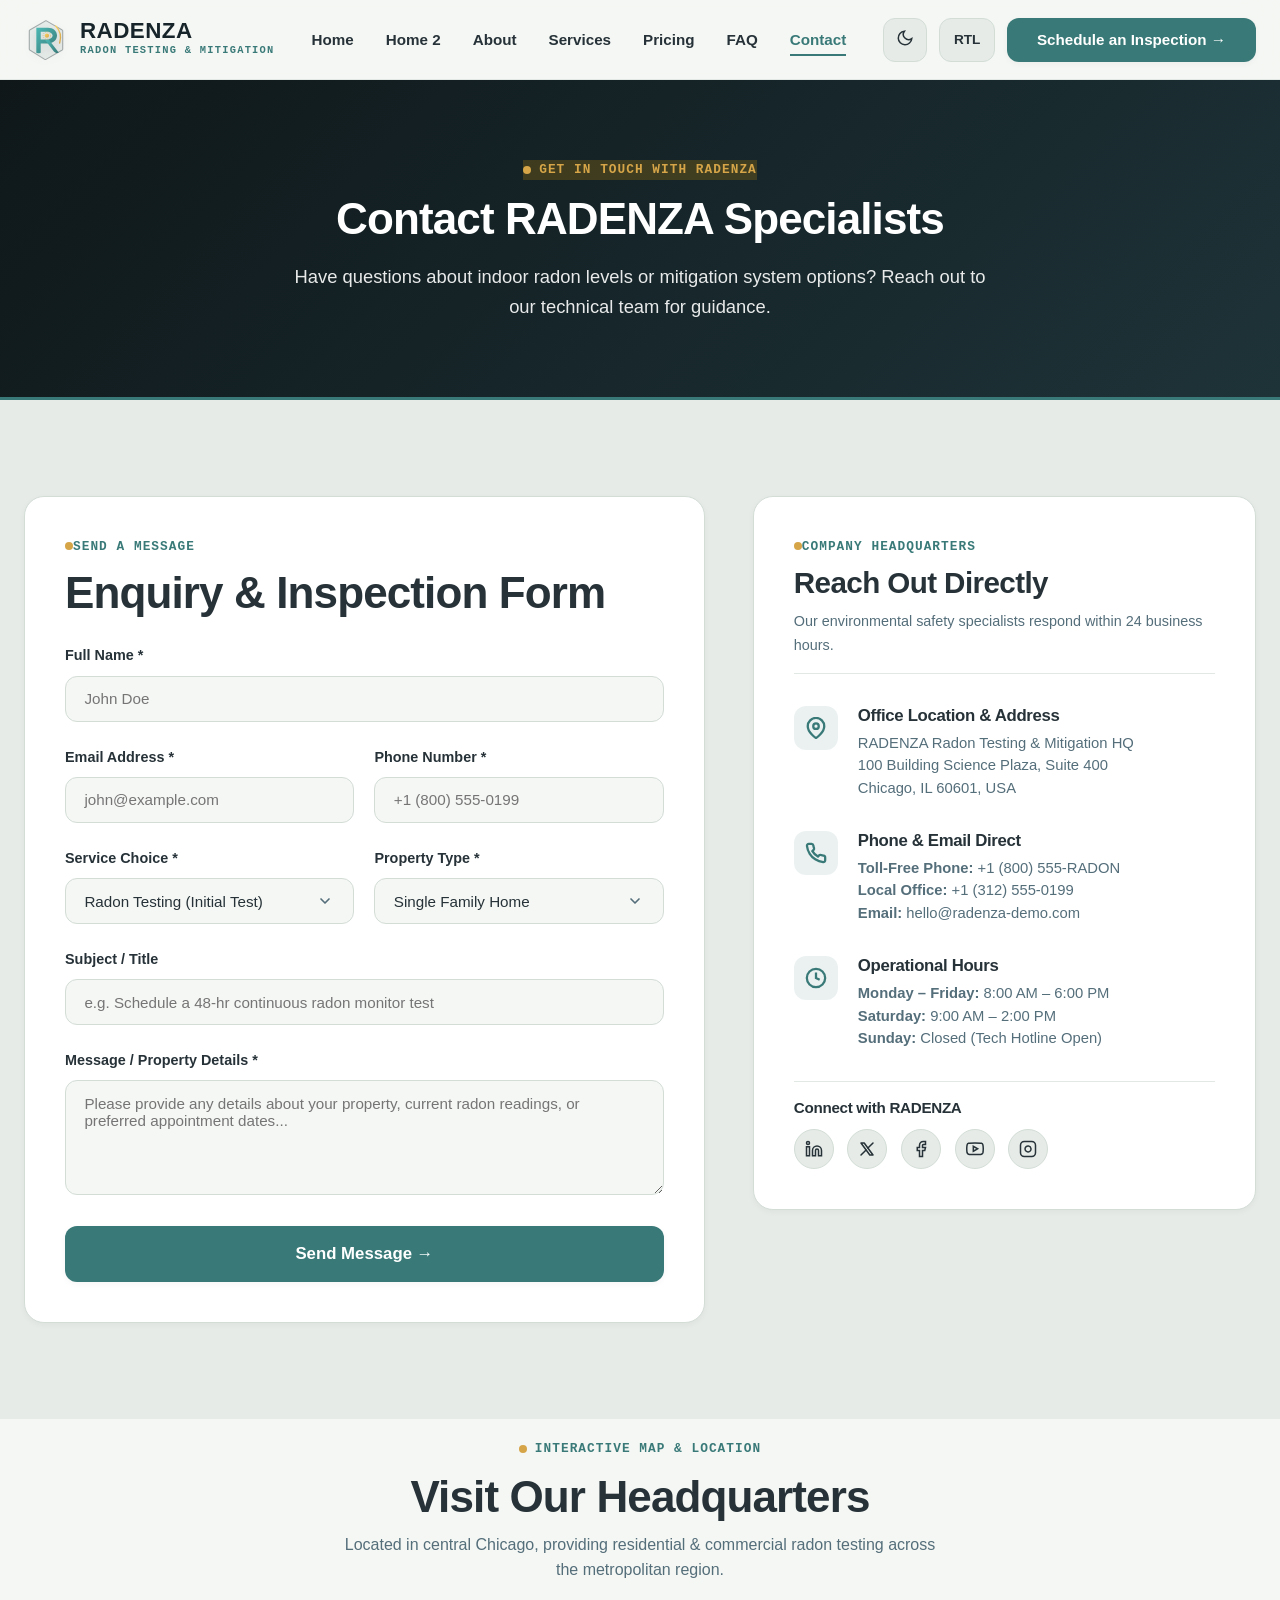
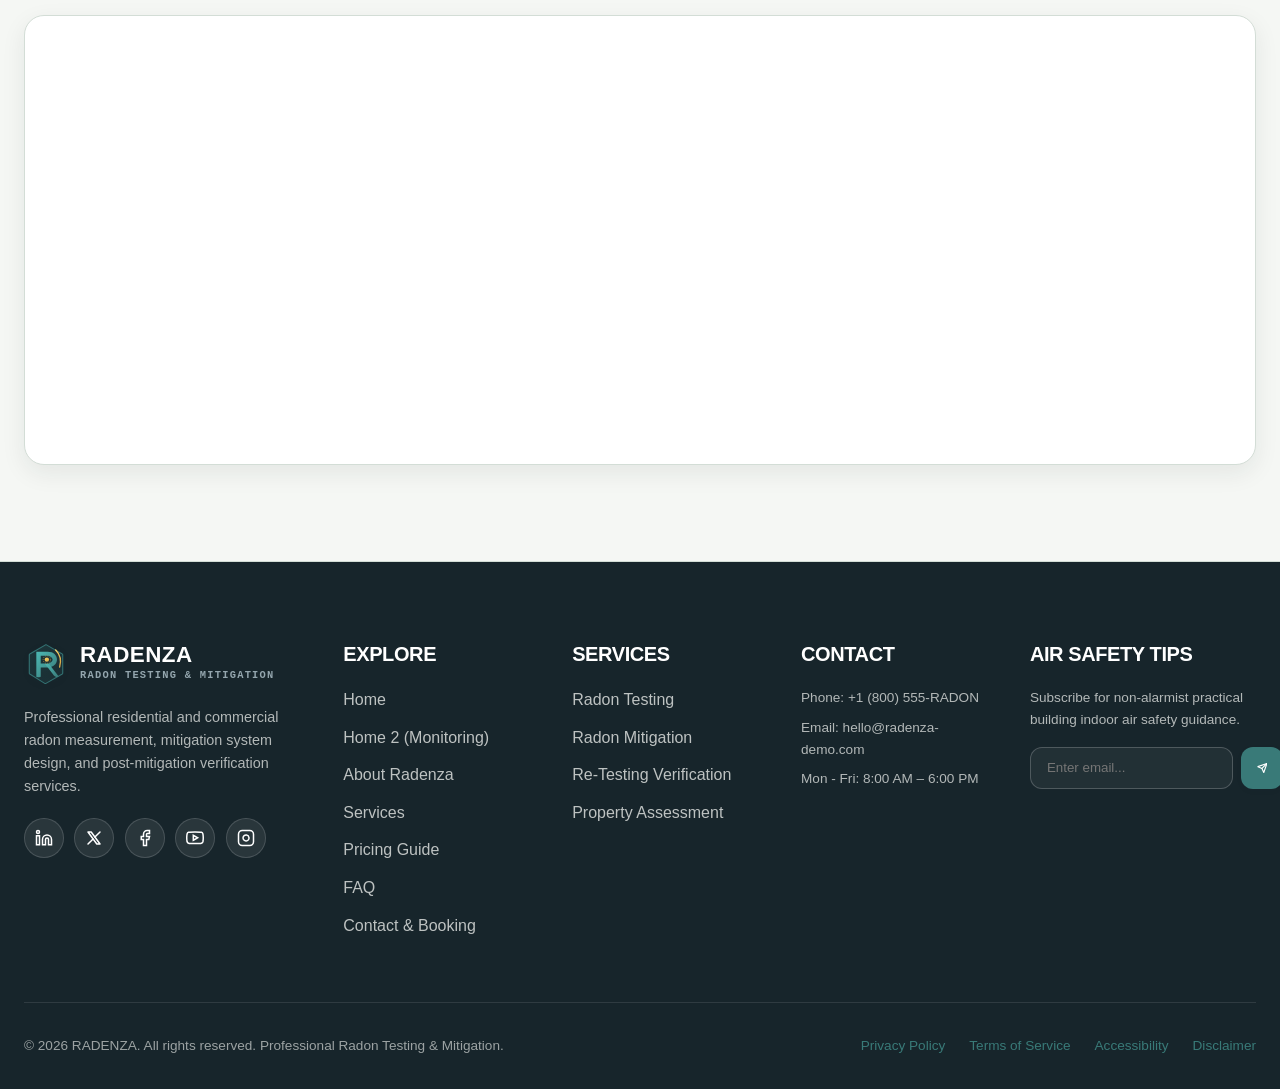
<file: contact.html>
<!DOCTYPE html>
<html lang="en" data-theme="light" dir="ltr">
<head>
  <meta charset="UTF-8">
  <meta name="viewport" content="width=device-width, initial-scale=1.0">
  <title>Book a Radon Test | Contact Radenza</title>
  <meta name="description" content="Request a radon testing appointment, mitigation system assessment, or post-mitigation re-testing for your property with Radenza.">
  <meta property="og:title" content="Book a Radon Test | Radenza">
  <meta property="og:description" content="Schedule professional radon testing, mitigation assessment, or verification services.">
  <meta property="og:type" content="website">
  <link rel="icon" type="image/svg+xml" href="assets/images/favicon.svg">
  <link rel="alternate icon" href="favicon.svg">
  <link rel="stylesheet" href="assets/css/style.css">
</head>
<body>

  <!-- GLOBAL STICKY NAVBAR -->
  <header class="site-header" id="siteHeader">
    <div class="container nav-container">
      <a href="index.html" class="brand-logo" aria-label="Radenza Radon Testing Home">
        <!-- Luxury SVG Logo: Geometric R Monogram + Radon Detection Sensor + Environmental Airflow Arc -->
        <svg class="logo-svg" viewBox="0 0 100 100" fill="none" xmlns="http://www.w3.org/2000/svg" aria-hidden="true">
          <defs>
            <linearGradient id="radenzaTealGrad6" x1="0%" y1="0%" x2="100%" y2="100%">
              <stop offset="0%" stop-color="#397A78"/>
              <stop offset="100%" stop-color="#1E4745"/>
            </linearGradient>
            <linearGradient id="radenzaBrightTeal6" x1="0%" y1="0%" x2="100%" y2="100%">
              <stop offset="0%" stop-color="#4CB8B4"/>
              <stop offset="100%" stop-color="#397A78"/>
            </linearGradient>
            <linearGradient id="radenzaAmberGrad6" x1="0%" y1="0%" x2="100%" y2="100%">
              <stop offset="0%" stop-color="#FCD566"/>
              <stop offset="100%" stop-color="#D5A548"/>
            </linearGradient>
          </defs>

          <!-- 1. Geometric Outer Shield Base -->
          <path d="M 50 6 L 86 26.5 A 3 3 0 0 1 88 29 L 88 71 A 3 3 0 0 1 86 73.5 L 50 94 A 3 3 0 0 1 47 94 L 14 73.5 A 3 3 0 0 1 12 71 L 12 29 A 3 3 0 0 1 14 26.5 Z" 
                fill="url(#radenzaTealGrad6)" fill-opacity="0.08" stroke="currentColor" stroke-width="2.5" stroke-opacity="0.35"/>

          <!-- 2. Monogram "R" Loop with Native Cutout (evenodd) -->
          <path d="M 28 22 H 54 C 67 22 75 30 75 40 C 75 50 67 58 54 58 H 38 V 78 C 38 79.5 36.5 80 35 80 H 31 C 29.5 80 28 79.5 28 78 V 22 Z M 38 31 V 49 H 52 C 59 49 65 45 65 40 C 65 35 59 31 52 31 H 38 Z" 
                fill-rule="evenodd" fill="url(#radenzaBrightTeal6)"/>

          <!-- 3. Dynamic Mitigation Ribbon Leg -->
          <path d="M 48 50 L 68 76 C 69.5 78 72 79.5 75.5 79.5 H 77.5 C 78.5 79.5 79 78.5 78 77 L 57 50 H 48 Z" 
                fill="url(#radenzaBrightTeal6)"/>

          <!-- 4. Safety Amber Radar Core -->
          <circle cx="52" cy="40" r="5" fill="url(#radenzaAmberGrad6)"/>
          <circle cx="52" cy="40" r="8.5" fill="none" stroke="#D5A548" stroke-width="1.5" stroke-dasharray="2.5 2.5" opacity="0.85"/>

          <!-- 5. Environmental Airflow Arc -->
          <path d="M 72 18 C 82 28 85 43 81 57" fill="none" stroke="url(#radenzaAmberGrad6)" stroke-width="3" stroke-linecap="round"/>
        </svg>
        <div class="brand-text-wrap">
          <span class="brand-name">RADENZA</span>
          <span class="brand-desc">RADON TESTING &amp; MITIGATION</span>
        </div>
      </a>

      <nav aria-label="Main Navigation">
        <ul class="nav-links">
          <li><a href="index.html" class="nav-link">Home</a></li>
          <li><a href="index2.html" class="nav-link">Home 2</a></li>
          <li><a href="about.html" class="nav-link">About</a></li>
          <li><a href="services.html" class="nav-link">Services</a></li>
          <li><a href="pricing.html" class="nav-link">Pricing</a></li>
          <li><a href="faq.html" class="nav-link">FAQ</a></li>
          <li><a href="contact.html" class="nav-link active">Contact</a></li>
        </ul>
      </nav>

      <div class="nav-actions">
        <button class="theme-toggle-btn" aria-label="Toggle dark mode"><span class="theme-icon"><svg width="18" height="18" viewBox="0 0 24 24" fill="none" stroke="currentColor" stroke-width="2"><path d="M21 12.79A9 9 0 1 1 11.21 3 7 7 0 0 0 21 12.79z"/></svg></span></button>
        <button class="rtl-toggle-btn" aria-label="Toggle RTL layout"><span class="rtl-label">RTL</span></button>
        <button class="btn btn-primary" data-modal-target="testingModal">Schedule an Inspection &rarr;</button>
        <button class="hamburger-btn" id="hamburgerBtn" aria-label="Open mobile menu" aria-expanded="false">
          <svg width="24" height="24" viewBox="0 0 24 24" fill="none" stroke="currentColor" stroke-width="2.5"><line x1="3" y1="6" x2="21" y2="6"/><line x1="3" y1="12" x2="21" y2="12"/><line x1="3" y1="18" x2="21" y2="18"/></svg>
        </button>
      </div>
    </div>
  </header>

  <!-- MOBILE DRAWER -->
  <div class="mobile-drawer-overlay" id="mobileDrawerOverlay">
    <div class="mobile-drawer" id="mobileDrawer" role="dialog" aria-modal="true">
      <div class="drawer-header">
        <div class="brand-text-wrap">
          <span class="brand-name">RADENZA</span>
          <span class="brand-desc">RADON TESTING &amp; MITIGATION</span>
        </div>
        <button class="drawer-close-btn" id="drawerCloseBtn">&times;</button>
      </div>
      <ul class="drawer-nav-links">
        <li><a href="index.html" class="drawer-nav-link">Home</a></li>
        <li><a href="index2.html" class="drawer-nav-link">Home 2</a></li>
        <li><a href="about.html" class="drawer-nav-link">About</a></li>
        <li><a href="services.html" class="drawer-nav-link">Services</a></li>
        <li><a href="pricing.html" class="drawer-nav-link">Pricing</a></li>
        <li><a href="faq.html" class="drawer-nav-link">FAQ</a></li>
        <li><a href="contact.html" class="drawer-nav-link active">Contact</a></li>
      </ul>
      <div class="drawer-actions">
        <div class="drawer-controls">
          <button class="theme-toggle-btn" aria-label="Toggle dark mode">
            <span class="theme-icon">
              <svg width="18" height="18" viewBox="0 0 24 24" fill="none" stroke="currentColor" stroke-width="2"><path d="M21 12.79A9 9 0 1 1 11.21 3 7 7 0 0 0 21 12.79z"/></svg>
            </span>
          </button>
          <button class="rtl-toggle-btn" aria-label="Toggle RTL layout">
            <span class="rtl-label">RTL</span>
          </button>
        </div>
        <button class="btn btn-primary" data-modal-target="testingModal" style="width: 100%;">Schedule an Inspection &rarr;</button>
      </div>
    </div>
  </div>

  <main id="mainContent">

    <!-- CONTACT HERO SECTION -->
    <section class="page-hero-section" style="background: linear-gradient(135deg, #0F1719 0%, #162529 50%, #1E3338 100%); border-bottom: 3px solid var(--brand-teal); color: #FFFFFF;">
      <div class="container page-hero-container reveal-on-scroll">
        <span class="mono-tag" style="color: var(--brand-amber); background: rgba(230, 161, 0, 0.2);">GET IN TOUCH WITH RADENZA</span>
        <h1 class="page-hero-title" style="color: #FFFFFF !important;">Contact RADENZA Specialists</h1>
        <p class="page-hero-subtitle" style="color: rgba(255, 255, 255, 0.9) !important;">
          Have questions about indoor radon levels or mitigation system options? Reach out to our technical team for guidance.
        </p>
      </div>
    </section>

    <!-- CONTACT MAIN ENQUIRY & COMPANY INFO SECTION -->
    <section class="section section-pale">
      <div class="container">
        <div class="contact-page-grid reveal-on-scroll">
          
          <!-- LEFT COLUMN: ENQUIRY / SEND A MESSAGE FORM -->
          <div class="contact-enquiry-card">
            <span class="mono-tag" style="margin-bottom: 0.5rem; display: block;">SEND A MESSAGE</span>
            <h2 style="margin-bottom: 1.5rem;">Enquiry &amp; Inspection Form</h2>
            
            <form id="contactEnquiryForm" onsubmit="event.preventDefault(); document.getElementById('bookingSuccessModal').classList.add('active'); document.body.style.overflow='hidden';">
              
              <div class="form-group">
                <label class="form-label">Full Name *</label>
                <input type="text" class="form-control" required placeholder="John Doe">
              </div>

              <div class="form-grid-2">
                <div class="form-group">
                  <label class="form-label">Email Address *</label>
                  <input type="email" class="form-control" required placeholder="john@example.com">
                </div>
                <div class="form-group">
                  <label class="form-label">Phone Number *</label>
                  <input type="tel" class="form-control" required placeholder="+1 (800) 555-0199">
                </div>
              </div>

              <div class="form-grid-2">
                <div class="form-group">
                  <label class="form-label">Service Choice *</label>
                  <select class="form-control" required>
                    <option value="Radon Testing">Radon Testing (Initial Test)</option>
                    <option value="Mitigation System">Radon Mitigation System</option>
                    <option value="Post-Mitigation Re-Test">Post-Mitigation Re-Test</option>
                    <option value="General Question">General Inquiry / Guidance</option>
                  </select>
                </div>
                <div class="form-group">
                  <label class="form-label">Property Type *</label>
                  <select class="form-control" required>
                    <option value="Single Family">Single Family Home</option>
                    <option value="Apartment / Condo">Apartment / Condo</option>
                    <option value="Commercial Building">Commercial Building</option>
                    <option value="Other">Other Structure</option>
                  </select>
                </div>
              </div>

              <div class="form-group">
                <label class="form-label">Subject / Title</label>
                <input type="text" class="form-control" placeholder="e.g. Schedule a 48-hr continuous radon monitor test">
              </div>

              <div class="form-group">
                <label class="form-label">Message / Property Details *</label>
                <textarea class="form-control" rows="5" required placeholder="Please provide any details about your property, current radon readings, or preferred appointment dates..."></textarea>
              </div>

              <button type="submit" class="btn btn-primary" style="width: 100%; padding: 1rem 1.5rem; font-size: 1.05rem;">
                Send Message &rarr;
              </button>

            </form>
          </div>

          <!-- RIGHT COLUMN: COMPANY DETAILS, ADDRESS & SOCIAL MEDIA -->
          <div class="contact-info-card">
            
            <div style="padding-bottom: 1rem; border-bottom: 1px solid var(--border-subtle);">
              <span class="mono-tag" style="margin-bottom: 0.5rem; display: block;">COMPANY HEADQUARTERS</span>
              <h3 style="margin-bottom: 0.5rem;">Reach Out Directly</h3>
              <p style="font-size: 0.9rem; color: var(--text-muted); margin: 0;">Our environmental safety specialists respond within 24 business hours.</p>
            </div>

            <!-- Address Block -->
            <div class="info-block">
              <div class="info-icon-box">
                <svg width="22" height="22" viewBox="0 0 24 24" fill="none" stroke="currentColor" stroke-width="2.5"><path d="M21 10c0 7-9 13-9 13s-9-6-9-13a9 9 0 0 1 18 0z"/><circle cx="12" cy="10" r="3"/></svg>
              </div>
              <div class="info-details">
                <h4>Office Location &amp; Address</h4>
                <p>RADENZA Radon Testing &amp; Mitigation HQ<br>100 Building Science Plaza, Suite 400<br>Chicago, IL 60601, USA</p>
              </div>
            </div>

            <!-- Phone & Email Block -->
            <div class="info-block">
              <div class="info-icon-box">
                <svg width="22" height="22" viewBox="0 0 24 24" fill="none" stroke="currentColor" stroke-width="2.5"><path d="M22 16.92v3a2 2 0 0 1-2.18 2 19.79 19.79 0 0 1-8.63-3.07 19.5 19.5 0 0 1-6-6 19.79 19.79 0 0 1-3.07-8.67A2 2 0 0 1 4.11 2h3a2 2 0 0 1 2 1.72 12.84 12.84 0 0 0 .7 2.81 2 2 0 0 1-.45 2.11L8.09 9.91a16 16 0 0 0 6 6l1.27-1.27a2 2 0 0 1 2.11-.45 12.84 12.84 0 0 0 2.81.7A2 2 0 0 1 22 16.92z"/></svg>
              </div>
              <div class="info-details">
                <h4>Phone &amp; Email Direct</h4>
                <p><strong>Toll-Free Phone:</strong> +1 (800) 555-RADON<br><strong>Local Office:</strong> +1 (312) 555-0199<br><strong>Email:</strong> hello@radenza-demo.com</p>
              </div>
            </div>

            <!-- Business Hours Block -->
            <div class="info-block">
              <div class="info-icon-box">
                <svg width="22" height="22" viewBox="0 0 24 24" fill="none" stroke="currentColor" stroke-width="2.5"><circle cx="12" cy="12" r="10"/><polyline points="12 6 12 12 16 14"/></svg>
              </div>
              <div class="info-details">
                <h4>Operational Hours</h4>
                <p><strong>Monday – Friday:</strong> 8:00 AM – 6:00 PM<br><strong>Saturday:</strong> 9:00 AM – 2:00 PM<br><strong>Sunday:</strong> Closed (Tech Hotline Open)</p>
              </div>
            </div>

            <!-- Social Media Icons Block -->
            <div style="padding-top: 1rem; border-top: 1px solid var(--border-subtle);">
              <h4 style="font-family: var(--font-heading); font-size: 0.95rem; margin-bottom: 0.75rem; color: var(--text-main);">Connect with RADENZA</h4>
              <div class="contact-social-bar">
                <a href="#" class="social-icon-btn" aria-label="LinkedIn Profile" title="LinkedIn">
                  <svg width="18" height="18" viewBox="0 0 24 24" fill="none" stroke="currentColor" stroke-width="2"><path d="M16 8a6 6 0 0 1 6 6v7h-4v-7a2 2 0 0 0-2-2 2 2 0 0 0-2 2v7h-4v-7a6 6 0 0 1 6-6z"/><rect x="2" y="9" width="4" height="12"/><circle cx="4" cy="4" r="2"/></svg>
                </a>
                <a href="#" class="social-icon-btn" aria-label="X Profile" title="X (Twitter)">
                  <svg width="18" height="18" viewBox="0 0 24 24" fill="none" stroke="currentColor" stroke-width="2" stroke-linecap="round" stroke-linejoin="round"><path d="M4 4l11.733 16h4.267l-11.733 -16z"/><path d="M4 20l6.768 -6.768m2.46 -2.46l6.772 -6.772"/></svg>
                </a>
                <a href="#" class="social-icon-btn" aria-label="Facebook Page" title="Facebook">
                  <svg width="18" height="18" viewBox="0 0 24 24" fill="none" stroke="currentColor" stroke-width="2"><path d="M18 2h-3a5 5 0 0 0-5 5v3H7v4h3v8h4v-8h3l1-4h-4V7a1 1 0 0 1 1-1h3z"/></svg>
                </a>
                <a href="#" class="social-icon-btn" aria-label="YouTube Channel" title="YouTube">
                  <svg width="18" height="18" viewBox="0 0 24 24" fill="none" stroke="currentColor" stroke-width="2"><path d="M22.54 6.42a2.78 2.78 0 0 0-1.94-2C18.88 4 12 4 12 4s-6.88 0-8.6.46a2.78 2.78 0 0 0-1.94 2A29 29 0 0 0 1 11.75a29 29 0 0 0 .46 5.33A2.78 2.78 0 0 0 3.4 19c1.72.46 8.6.46 8.6.46s6.88 0 8.6-.46a2.78 2.78 0 0 0 1.94-2 29 29 0 0 0 .46-5.25 29 29 0 0 0-.46-5.33z"/><polygon points="9.75 15.02 15.5 11.75 9.75 8.48 9.75 15.02"/></svg>
                </a>
                <a href="#" class="social-icon-btn" aria-label="Instagram Profile" title="Instagram">
                  <svg width="18" height="18" viewBox="0 0 24 24" fill="none" stroke="currentColor" stroke-width="2"><rect x="2" y="2" width="20" height="20" rx="5" ry="5"/><path d="M16 11.37A4 4 0 1 1 12.63 8 4 4 0 0 1 16 11.37z"/><line x1="17.5" y1="6.5" x2="17.51" y2="6.5"/></svg>
                </a>
              </div>
            </div>

          </div>

        </div>
      </div>
    </section>

    <!-- CONTACT SECTION 02 — GOOGLE MAP SECTION -->
    <section class="section" style="padding-top: 1rem;">
      <div class="container reveal-on-scroll">
        <div class="text-center">
          <span class="mono-tag">INTERACTIVE MAP &amp; LOCATION</span>
          <h2 style="margin: 0.5rem 0 0.5rem 0;">Visit Our Headquarters</h2>
          <p style="max-width: 600px; margin: 0 auto 1.5rem auto;">Located in central Chicago, providing residential &amp; commercial radon testing across the metropolitan region.</p>
        </div>

        <div class="google-map-wrapper">
          <iframe 
            class="google-map-iframe"
            src="https://www.google.com/maps/embed?pb=!1m18!1m12!1m3!1d2970.366224160411!2d-87.62704468455866!3d41.88424997922176!2m3!1f0!2f0!3f0!3m2!1i1024!2i768!4f13.1!3m3!1m2!1s0x880e2caf6b383d85%3A0x676b7e8d2e85a54!2sChicago%2C%20IL%2060601!5e0!3m2!1sen!2sus!4v1700000000000!5m2!1sen!2sus"
            allowfullscreen="" 
            loading="lazy" 
            referrerpolicy="no-referrer-when-downgrade"
            title="RADENZA Office Headquarters Location Map">
          </iframe>
        </div>
      </div>
    </section>

  </main>

  <!-- SUCCESS MODAL OVERLAY FOR BOOKING SUBMISSION -->
  <div class="modal-overlay" id="bookingSuccessModal" role="dialog" aria-modal="true">
    <div class="modal-dialog">
      <button class="modal-close-btn">&times;</button>
      <div class="text-center" style="padding: 1rem;">
        <div style="width: 64px; height: 64px; border-radius: 50%; background-color: var(--brand-teal-subtle); color: var(--brand-teal); display: inline-flex; align-items: center; justify-content: center; margin-bottom: 1.25rem;">
          <svg width="32" height="32" viewBox="0 0 24 24" fill="none" stroke="currentColor" stroke-width="3"><polyline points="20 6 9 17 4 12"/></svg>
        </div>
        <h3 style="margin-bottom: 0.75rem;">Booking Request Received</h3>
        <p style="font-size: 0.95rem; color: var(--text-muted); margin-bottom: 1.75rem;">
          Thank you. Your demonstration booking request has been captured locally. A production website would connect this form to the company's secure scheduling system.
        </p>
        <button class="btn btn-primary modal-close-btn-trigger" style="width: 100%;" onclick="document.getElementById('bookingSuccessModal').classList.remove('active'); document.body.style.overflow='';">Done</button>
      </div>
    </div>
  </div>

  <!-- UNIVERSAL MODALS -->
  <!-- 1. Book a Radon Test Modal -->
  <div class="modal-overlay" id="testingModal" role="dialog" aria-modal="true" aria-labelledby="testModalTitle">
    <div class="modal-dialog">
      <button class="modal-close-btn" aria-label="Close dialog">&times;</button>
      <div class="modal-header">
        <span class="mono-tag">SCHEDULE ASSESSMENT</span>
        <h3 id="testModalTitle" style="margin-top: 0.4rem;">Book a Radon Test</h3>
      </div>
      <form class="modal-form">
        <div class="modal-form-body">
          <div class="form-group">
            <label class="form-label">Full Name</label>
            <input type="text" class="form-control" required placeholder="Jane Doe">
          </div>
          <div class="form-grid-2">
            <div class="form-group">
              <label class="form-label">Email Address</label>
              <input type="email" class="form-control" required placeholder="jane@example.com">
            </div>
            <div class="form-group">
              <label class="form-label">Phone Number</label>
              <input type="tel" class="form-control" required placeholder="+1 (555) 000-0000">
            </div>
          </div>
          <div class="form-grid-2">
            <div class="form-group">
              <label class="form-label">Property Type</label>
              <select class="form-control" required>
                <option value="Single Family">Single Family Home</option>
                <option value="Condo">Apartment / Condo</option>
                <option value="Commercial">Commercial Building</option>
              </select>
            </div>
            <div class="form-group">
              <label class="form-label">Preferred Date</label>
              <input type="date" class="form-control" required>
            </div>
          </div>
          <button type="submit" class="btn btn-primary" style="width: 100%; margin-top: 1rem;">Continue &rarr;</button>
        </div>
      </form>
    </div>
  </div>

  <!-- 2. Request Mitigation Quote Modal -->
  <div class="modal-overlay" id="quoteModal" role="dialog" aria-modal="true" aria-labelledby="quoteModalTitle">
    <div class="modal-dialog">
      <button class="modal-close-btn" aria-label="Close dialog">&times;</button>
      <div class="modal-header">
        <span class="mono-tag">SYSTEM PLANNING</span>
        <h3 id="quoteModalTitle" style="margin-top: 0.4rem;">Request Mitigation Quote</h3>
      </div>
      <form class="modal-form">
        <div class="modal-form-body">
          <div class="form-group">
            <label class="form-label">Property Type</label>
            <select class="form-control" required>
              <option value="Single Family">Single Family Residence</option>
              <option value="Multi-Family">Multi-Family Structure</option>
              <option value="Commercial">Commercial / Office</option>
            </select>
          </div>
          <div class="form-grid-2">
            <div class="form-group">
              <label class="form-label">Foundation Type</label>
              <select class="form-control" required>
                <option value="Basement">Basement</option>
                <option value="Slab">Slab-on-Grade</option>
                <option value="Crawlspace">Crawlspace</option>
                <option value="Mixed">Mixed Foundation</option>
              </select>
            </div>
            <div class="form-group">
              <label class="form-label">Approx Size (sq ft)</label>
              <input type="number" class="form-control" placeholder="e.g. 2400">
            </div>
          </div>
          <div class="form-group">
            <label class="form-label">ZIP / Postal Code</label>
            <input type="text" class="form-control" required placeholder="12345">
          </div>
          <button type="submit" class="btn btn-amber" style="width: 100%; margin-top: 1rem;">Request Estimate &rarr;</button>
        </div>
      </form>
    </div>
  </div>

  <footer class="site-footer">
    <div class="container">
      <div class="footer-grid">
        <div>
          <a href="index.html" class="brand-logo" style="margin-bottom: 1.25rem; display: inline-flex;" aria-label="Radenza Home">
            <svg class="logo-svg" viewBox="0 0 100 100" fill="none" xmlns="http://www.w3.org/2000/svg" aria-hidden="true">
              <defs>
                <linearGradient id="footerTealGrad6" x1="0%" y1="0%" x2="100%" y2="100%">
                  <stop offset="0%" stop-color="#4CB8B4"/>
                  <stop offset="100%" stop-color="#397A78"/>
                </linearGradient>
                <linearGradient id="footerAmberGrad6" x1="0%" y1="0%" x2="100%" y2="100%">
                  <stop offset="0%" stop-color="#FCD566"/>
                  <stop offset="100%" stop-color="#D5A548"/>
                </linearGradient>
              </defs>
              <path d="M 50 6 L 86 26.5 A 3 3 0 0 1 88 29 L 88 71 A 3 3 0 0 1 86 73.5 L 50 94 A 3 3 0 0 1 47 94 L 14 73.5 A 3 3 0 0 1 12 71 L 12 29 A 3 3 0 0 1 14 26.5 Z" 
                    fill="url(#footerTealGrad6)" fill-opacity="0.12" stroke="#4CB8B4" stroke-width="2.5" stroke-opacity="0.5"/>
              <path d="M 28 22 H 54 C 67 22 75 30 75 40 C 75 50 67 58 54 58 H 38 V 78 C 38 79.5 36.5 80 35 80 H 31 C 29.5 80 28 79.5 28 78 V 22 Z M 38 31 V 49 H 52 C 59 49 65 45 65 40 C 65 35 59 31 52 31 H 38 Z" 
                    fill-rule="evenodd" fill="url(#footerTealGrad6)"/>
              <path d="M 48 50 L 68 76 C 69.5 78 72 79.5 75.5 79.5 H 77.5 C 78.5 79.5 79 78.5 78 77 L 57 50 H 48 Z" 
                    fill="url(#footerTealGrad6)"/>
              <circle cx="52" cy="40" r="5" fill="url(#footerAmberGrad6)"/>
              <circle cx="52" cy="40" r="8.5" fill="none" stroke="#D5A548" stroke-width="1.5" stroke-dasharray="2.5 2.5" opacity="0.85"/>
              <path d="M 72 18 C 82 28 85 43 81 57" fill="none" stroke="url(#footerAmberGrad6)" stroke-width="3" stroke-linecap="round"/>
            </svg>
            <div class="brand-text-wrap">
              <span class="brand-name" style="color: #FFFFFF;">RADENZA</span>
              <span class="brand-desc" style="color: #94A6AE;">RADON TESTING &amp; MITIGATION</span>
            </div>
          </a>
          <p style="font-size: 0.9rem;">
            Professional residential and commercial radon measurement, mitigation system design, and post-mitigation verification services.
          </p>

          <!-- Social Media Icons Bar -->
          <div style="display: flex; gap: 0.65rem; margin-top: 1.25rem;">
            <a href="#" class="social-icon-btn" aria-label="LinkedIn Profile" title="LinkedIn">
              <svg width="18" height="18" viewBox="0 0 24 24" fill="none" stroke="currentColor" stroke-width="2"><path d="M16 8a6 6 0 0 1 6 6v7h-4v-7a2 2 0 0 0-2-2 2 2 0 0 0-2 2v7h-4v-7a6 6 0 0 1 6-6z"/><rect x="2" y="9" width="4" height="12"/><circle cx="4" cy="4" r="2"/></svg>
            </a>
            <a href="#" class="social-icon-btn" aria-label="X Profile" title="X (Twitter)">
              <svg width="18" height="18" viewBox="0 0 24 24" fill="none" stroke="currentColor" stroke-width="2" stroke-linecap="round" stroke-linejoin="round"><path d="M4 4l11.733 16h4.267l-11.733 -16z"/><path d="M4 20l6.768 -6.768m2.46 -2.46l6.772 -6.772"/></svg>
            </a>
            <a href="#" class="social-icon-btn" aria-label="Facebook Page" title="Facebook">
              <svg width="18" height="18" viewBox="0 0 24 24" fill="none" stroke="currentColor" stroke-width="2"><path d="M18 2h-3a5 5 0 0 0-5 5v3H7v4h3v8h4v-8h3l1-4h-4V7a1 1 0 0 1 1-1h3z"/></svg>
            </a>
            <a href="#" class="social-icon-btn" aria-label="YouTube Channel" title="YouTube">
              <svg width="18" height="18" viewBox="0 0 24 24" fill="none" stroke="currentColor" stroke-width="2"><path d="M22.54 6.42a2.78 2.78 0 0 0-1.94-2C18.88 4 12 4 12 4s-6.88 0-8.6.46a2.78 2.78 0 0 0-1.94 2A29 29 0 0 0 1 11.75a29 29 0 0 0 .46 5.33A2.78 2.78 0 0 0 3.4 19c1.72.46 8.6.46 8.6.46s6.88 0 8.6-.46a2.78 2.78 0 0 0 1.94-2 29 29 0 0 0 .46-5.25 29 29 0 0 0-.46-5.33z"/><polygon points="9.75 15.02 15.5 11.75 9.75 8.48 9.75 15.02"/></svg>
            </a>
            <a href="#" class="social-icon-btn" aria-label="Instagram Profile" title="Instagram">
              <svg width="18" height="18" viewBox="0 0 24 24" fill="none" stroke="currentColor" stroke-width="2"><rect x="2" y="2" width="20" height="20" rx="5" ry="5"/><path d="M16 11.37A4 4 0 1 1 12.63 8 4 4 0 0 1 16 11.37z"/><line x1="17.5" y1="6.5" x2="17.51" y2="6.5"/></svg>
            </a>
          </div>
        </div>

        <div>
          <h4>EXPLORE</h4>
          <ul class="footer-links">
            <li><a href="index.html">Home</a></li>
            <li><a href="index2.html">Home 2 (Monitoring)</a></li>
            <li><a href="about.html">About Radenza</a></li>
            <li><a href="services.html">Services</a></li>
            <li><a href="pricing.html">Pricing Guide</a></li>
            <li><a href="faq.html">FAQ</a></li>
            <li><a href="contact.html">Contact &amp; Booking</a></li>
          </ul>
        </div>

        <div>
          <h4>SERVICES</h4>
          <ul class="footer-links">
            <li><a href="services.html">Radon Testing</a></li>
            <li><a href="services.html">Radon Mitigation</a></li>
            <li><a href="services.html">Re-Testing Verification</a></li>
            <li><a href="services.html">Property Assessment</a></li>
          </ul>
        </div>

        <div>
          <h4>CONTACT</h4>
          <p style="font-size: 0.85rem; margin-bottom: 0.5rem;">Phone: +1 (800) 555-RADON</p>
          <p style="font-size: 0.85rem; margin-bottom: 0.5rem;">Email: hello@radenza-demo.com</p>
          <p style="font-size: 0.85rem;">Mon - Fri: 8:00 AM – 6:00 PM</p>
        </div>

        <div>
          <h4>AIR SAFETY TIPS</h4>
          <p style="font-size: 0.85rem;">Subscribe for non-alarmist practical building indoor air safety guidance.</p>
          <form class="newsletter-form" onsubmit="event.preventDefault(); alert('Thank you for subscribing to Radenza educational updates.');">
            <input type="email" class="newsletter-input" placeholder="Enter email..." required>
            <button type="submit" class="btn btn-primary newsletter-btn" aria-label="Subscribe to newsletter" title="Subscribe">
              <svg width="18" height="18" viewBox="0 0 24 24" fill="none" stroke="currentColor" stroke-width="2.5" stroke-linecap="round" stroke-linejoin="round"><line x1="22" y1="2" x2="11" y2="13"/><polygon points="22 2 15 22 11 13 2 9 22 2"/></svg>
            </button>
          </form>
        </div>
      </div>

      <div class="footer-bottom">
        <div>&copy; 2026 RADENZA. All rights reserved. Professional Radon Testing &amp; Mitigation.</div>
        <div class="footer-bottom-links">
          <a href="#">Privacy Policy</a>
          <a href="#">Terms of Service</a>
          <a href="#">Accessibility</a>
          <a href="#">Disclaimer</a>
        </div>
      </div>
    </div>
  </footer>

  <button id="backToTopBtn" style="position: fixed; bottom: 2rem; right: 2rem; width: 44px; height: 44px; border-radius: 50%; background: var(--brand-teal); color: #FFF; border: none; cursor: pointer; opacity: 0; pointer-events: none; transition: all 0.3s; z-index: 999; display: flex; align-items: center; justify-content: center;" aria-label="Back to top">
    &uarr;
  </button>

  <script src="assets/js/main.js"></script>
  <script src="assets/js/navigation.js"></script>
  <script src="assets/js/modal.js"></script>
  <script src="assets/js/booking.js"></script>
</body>
</html>
</file>
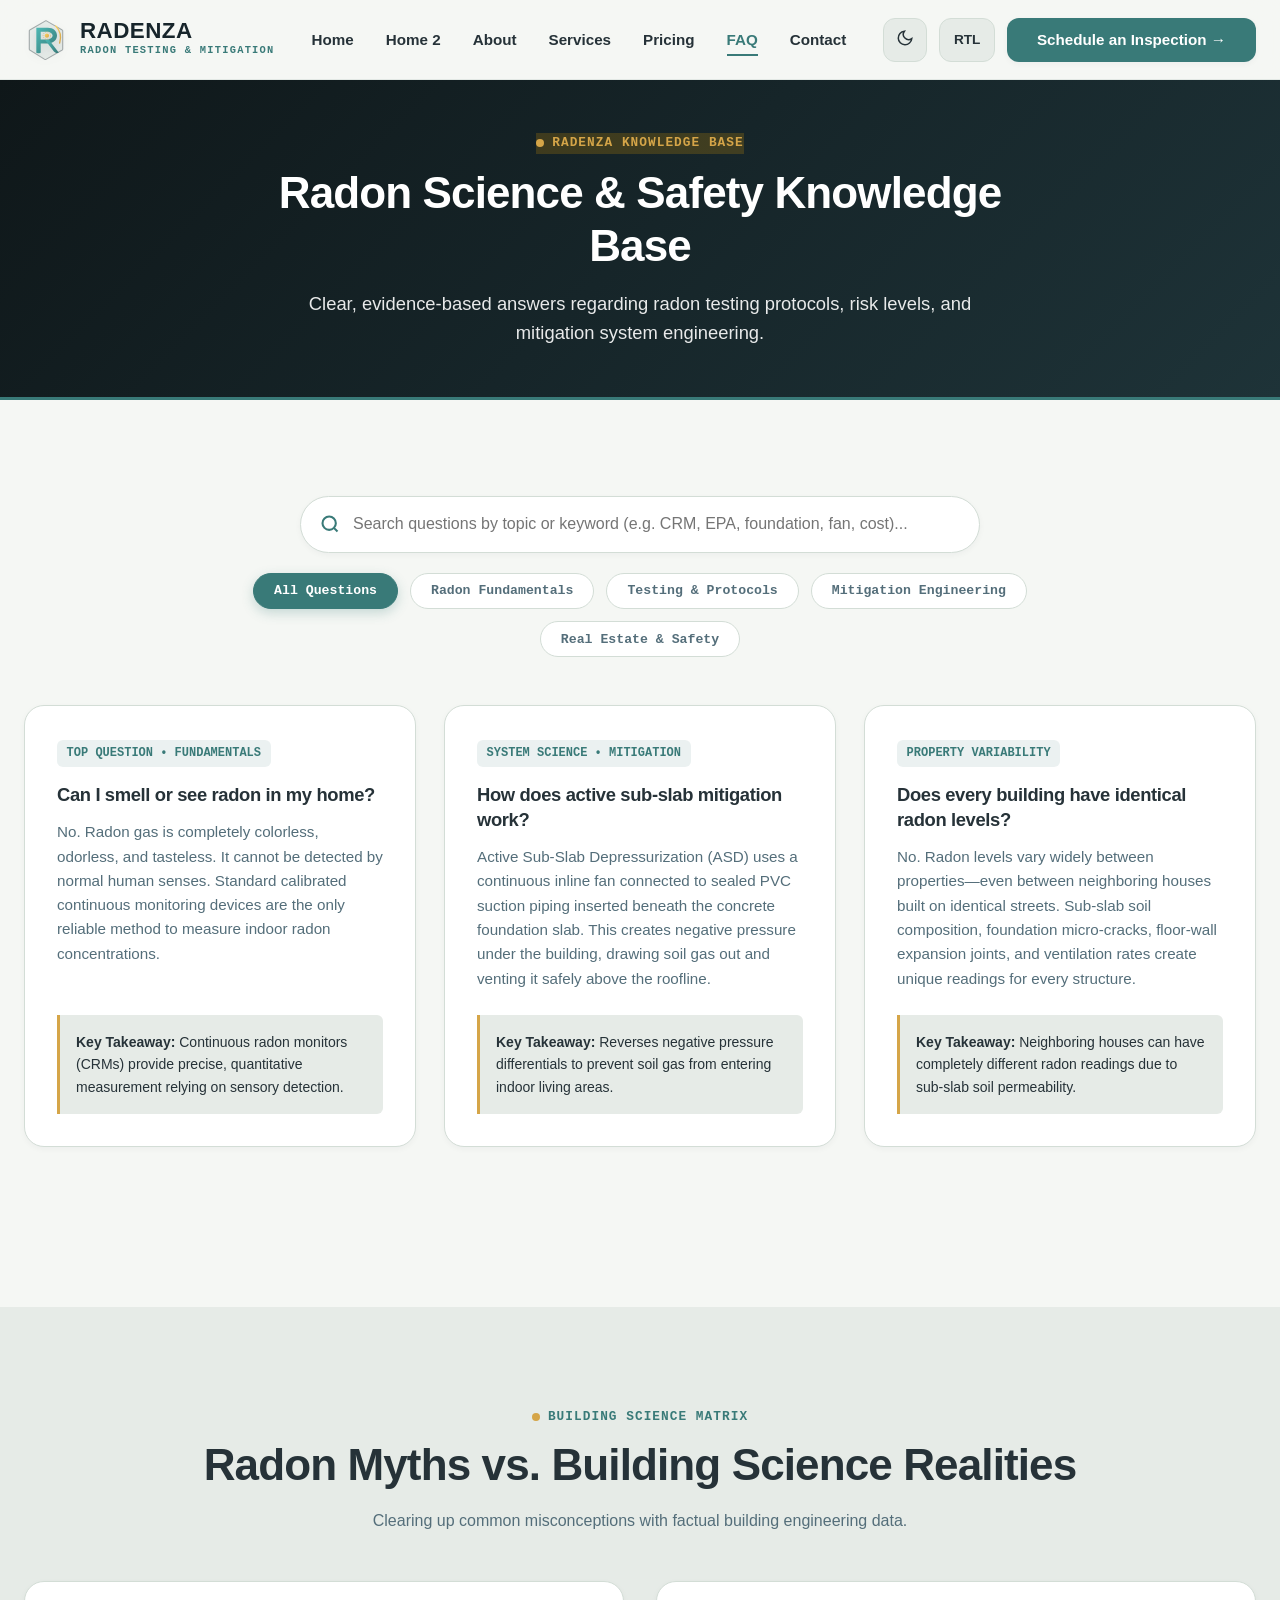
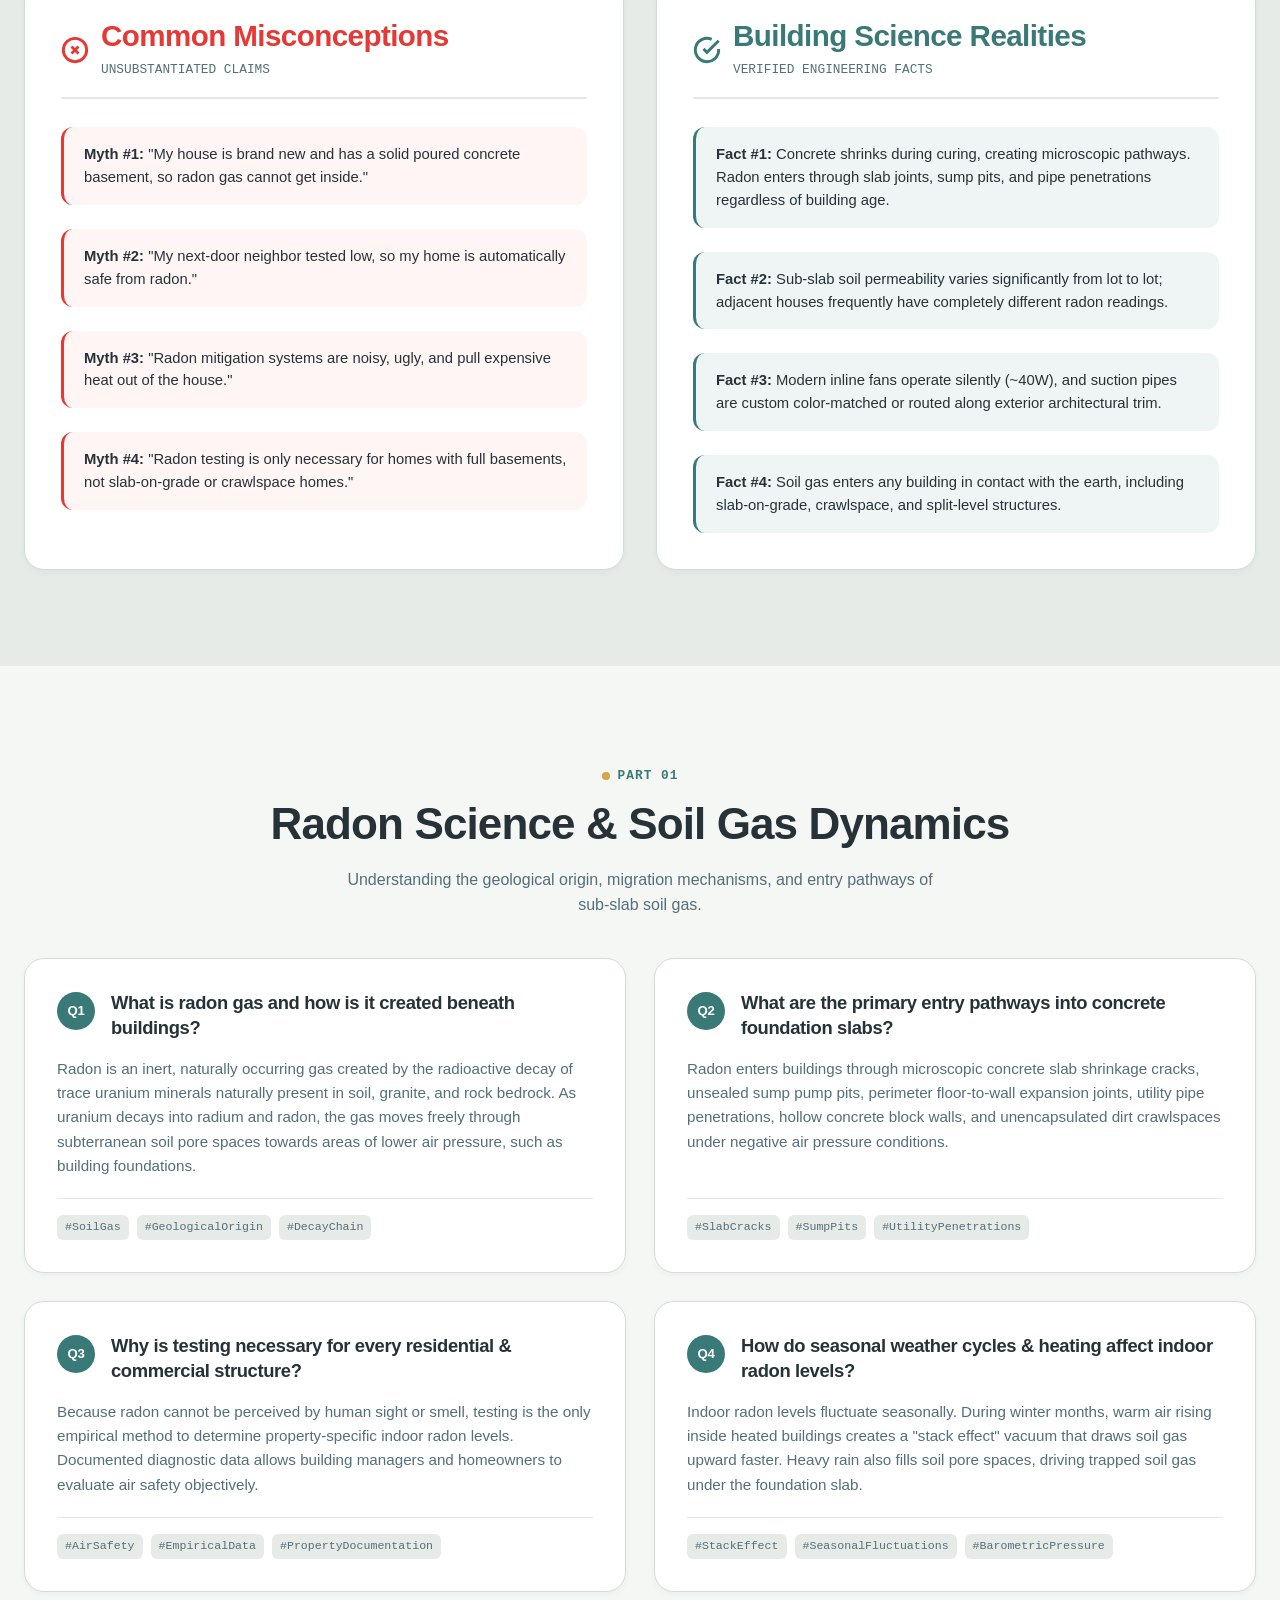
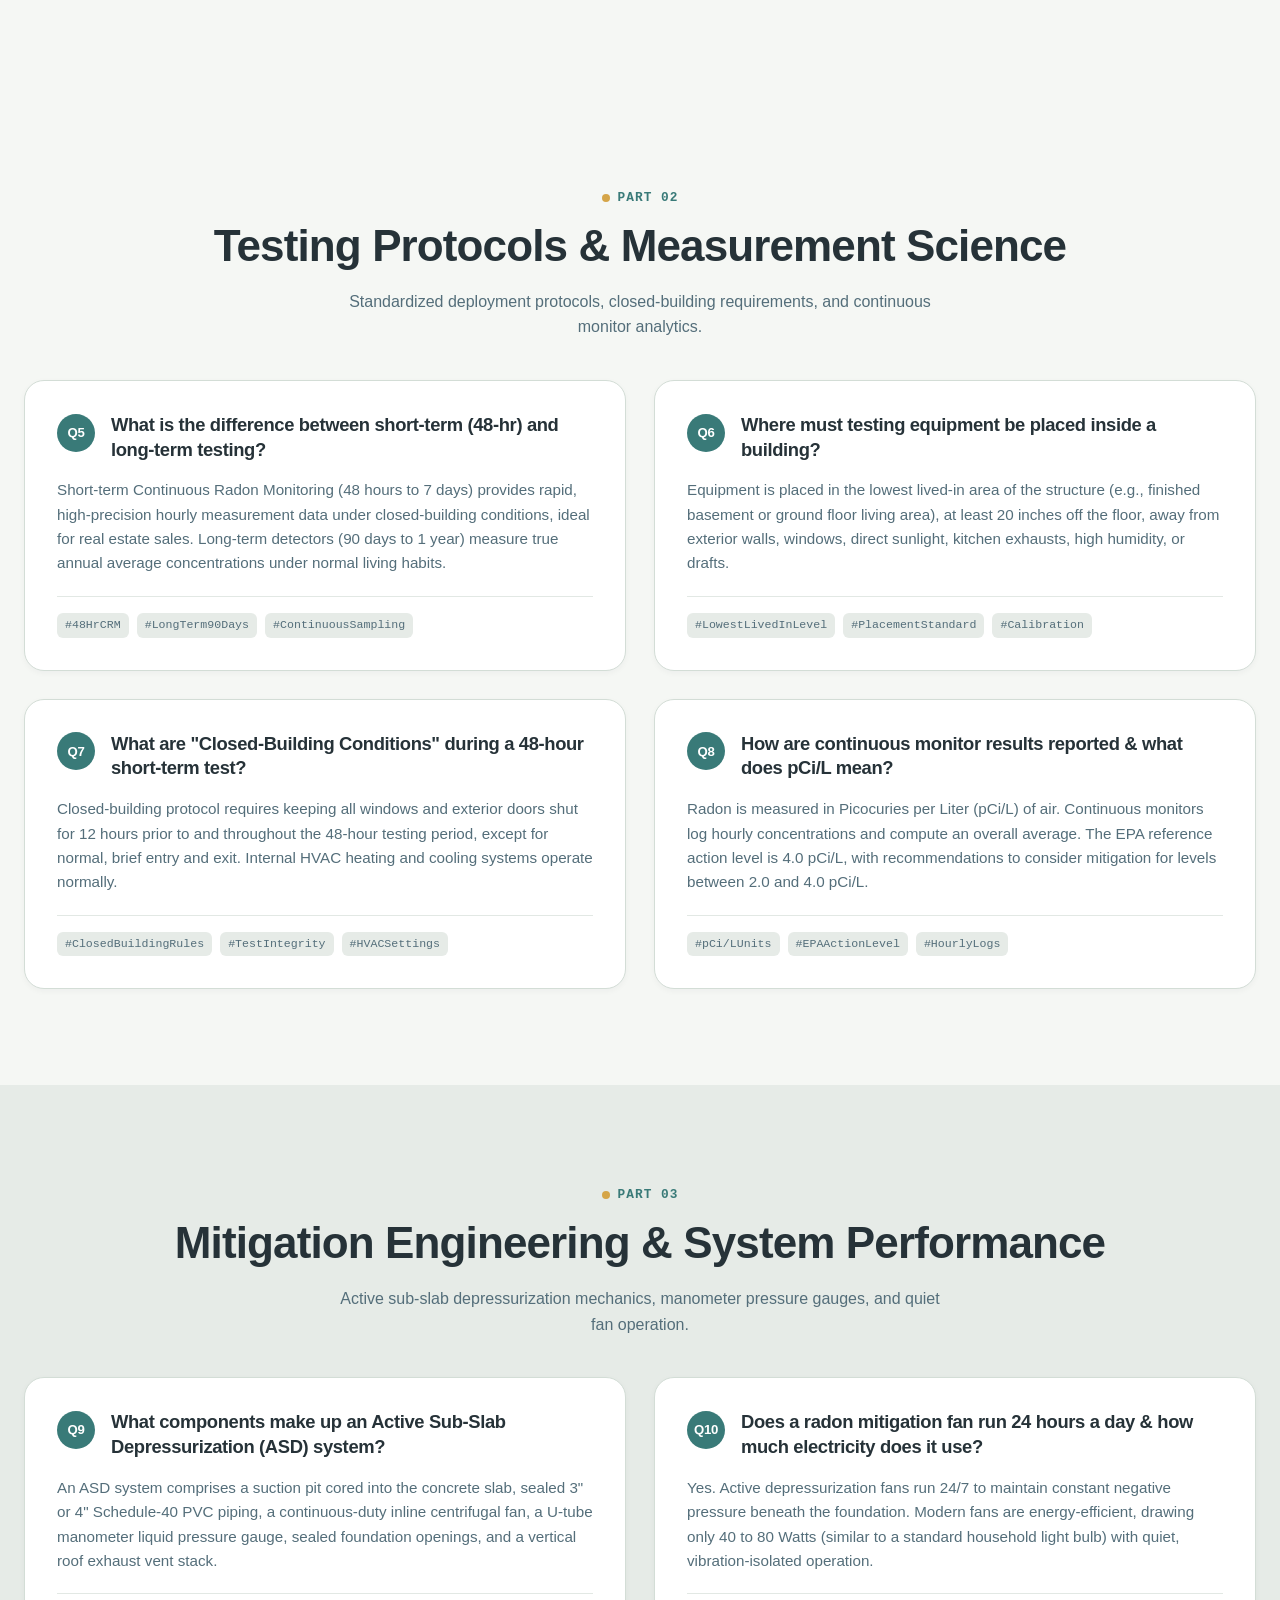
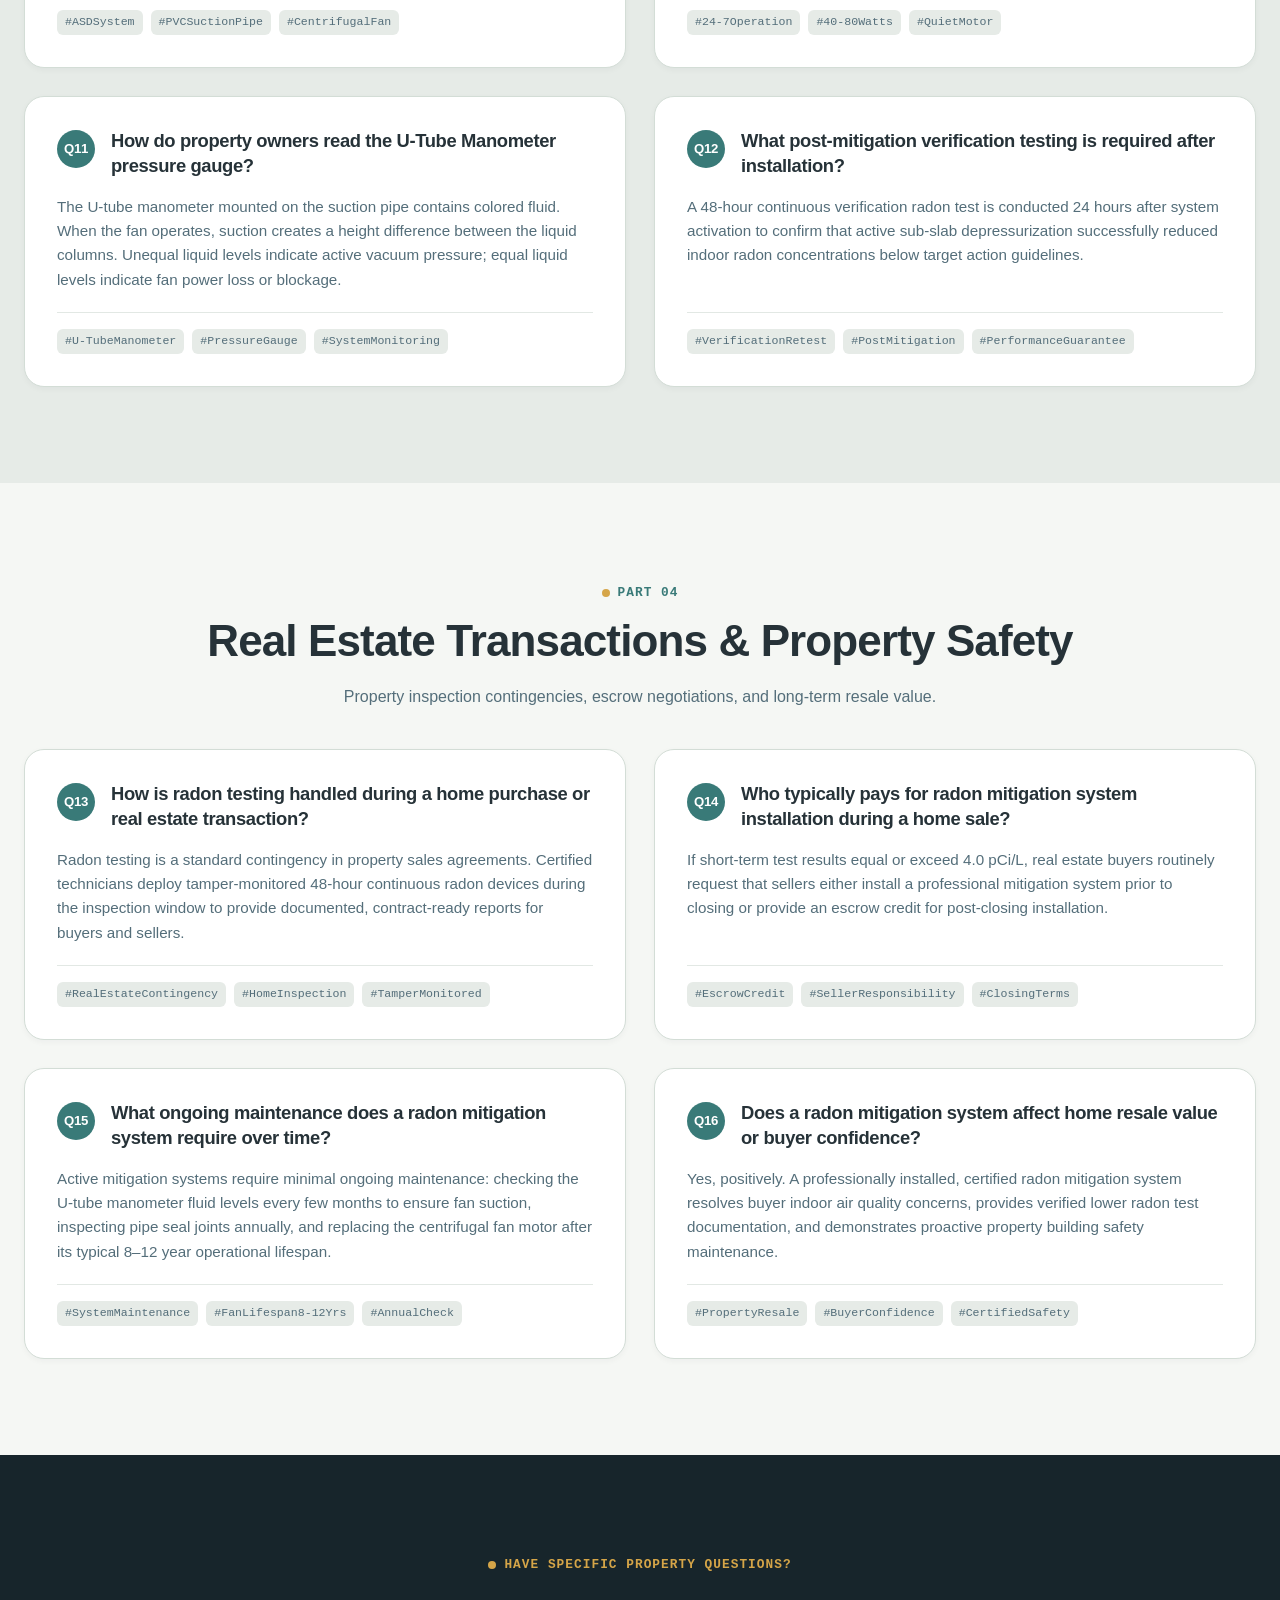
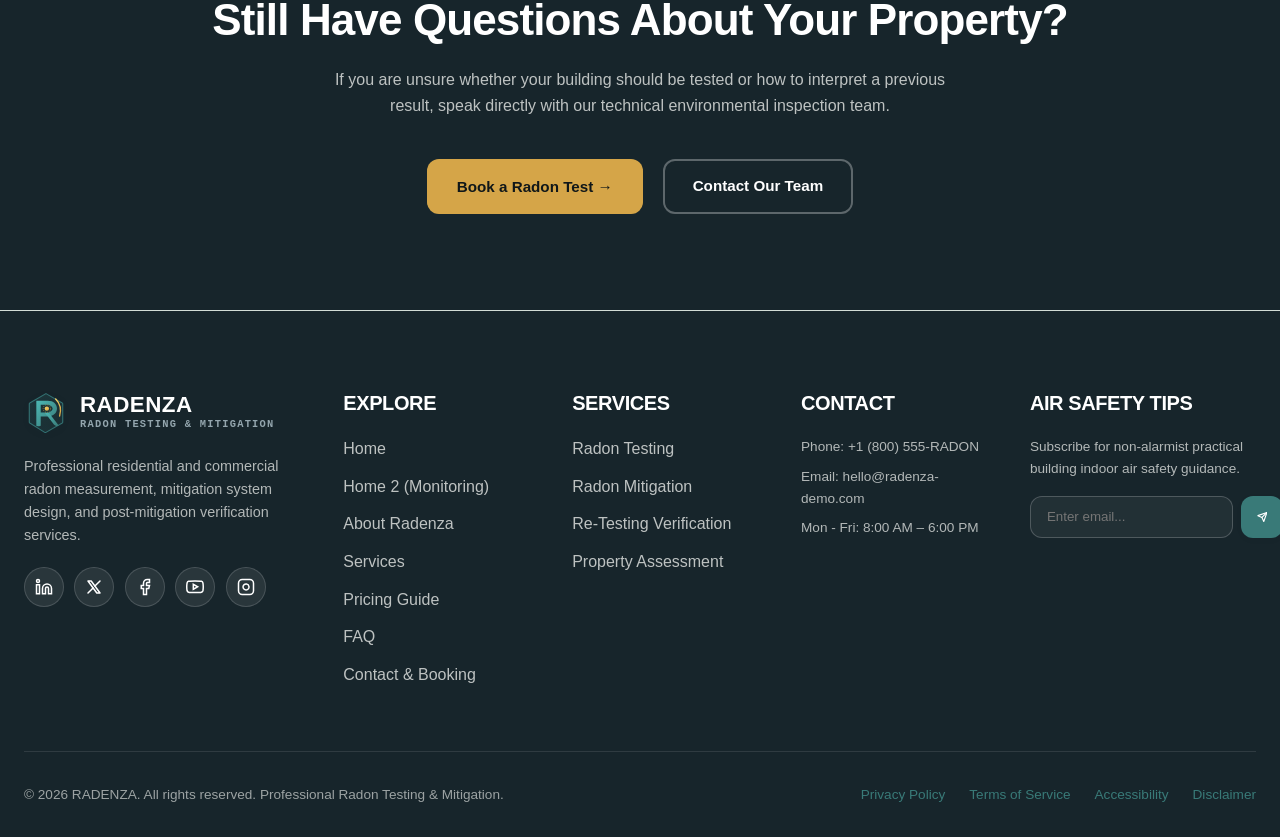
<file: faq.html>
<!DOCTYPE html>
<html lang="en" data-theme="light" dir="ltr">
<head>
  <meta charset="UTF-8">
  <meta name="viewport" content="width=device-width, initial-scale=1.0">
  <title>Radon FAQ | Testing, Mitigation &amp; Re-Testing | Radenza</title>
  <meta name="description" content="Clear, scientific answers about indoor radon testing, measurement continuous monitors, mitigation systems, and follow-up re-testing guidelines.">
  <meta property="og:title" content="Radon FAQ | Radenza">
  <meta property="og:description" content="Educational FAQ regarding radon measurement protocols, foundation entry pathways, and active depressurization systems.">
  <meta property="og:type" content="website">
  <link rel="icon" type="image/svg+xml" href="assets/images/favicon.svg">
  <link rel="alternate icon" href="favicon.svg">
  <link rel="stylesheet" href="assets/css/style.css">
</head>
<body>

  <!-- GLOBAL STICKY NAVBAR -->
  <header class="site-header" id="siteHeader">
    <div class="container nav-container">
      <a href="index.html" class="brand-logo" aria-label="Radenza Radon Testing Home">
        <!-- Luxury SVG Logo: Geometric R Monogram + Radon Detection Sensor + Environmental Airflow Arc -->
        <svg class="logo-svg" viewBox="0 0 100 100" fill="none" xmlns="http://www.w3.org/2000/svg" aria-hidden="true">
          <defs>
            <linearGradient id="radenzaTealGrad4" x1="0%" y1="0%" x2="100%" y2="100%">
              <stop offset="0%" stop-color="#397A78"/>
              <stop offset="100%" stop-color="#1E4745"/>
            </linearGradient>
            <linearGradient id="radenzaBrightTeal4" x1="0%" y1="0%" x2="100%" y2="100%">
              <stop offset="0%" stop-color="#4CB8B4"/>
              <stop offset="100%" stop-color="#397A78"/>
            </linearGradient>
            <linearGradient id="radenzaAmberGrad4" x1="0%" y1="0%" x2="100%" y2="100%">
              <stop offset="0%" stop-color="#FCD566"/>
              <stop offset="100%" stop-color="#D5A548"/>
            </linearGradient>
          </defs>

          <!-- 1. Geometric Outer Shield Base -->
          <path d="M 50 6 L 86 26.5 A 3 3 0 0 1 88 29 L 88 71 A 3 3 0 0 1 86 73.5 L 50 94 A 3 3 0 0 1 47 94 L 14 73.5 A 3 3 0 0 1 12 71 L 12 29 A 3 3 0 0 1 14 26.5 Z" 
                fill="url(#radenzaTealGrad4)" fill-opacity="0.08" stroke="currentColor" stroke-width="2.5" stroke-opacity="0.35"/>

          <!-- 2. Monogram "R" Loop with Native Cutout (evenodd) -->
          <path d="M 28 22 H 54 C 67 22 75 30 75 40 C 75 50 67 58 54 58 H 38 V 78 C 38 79.5 36.5 80 35 80 H 31 C 29.5 80 28 79.5 28 78 V 22 Z M 38 31 V 49 H 52 C 59 49 65 45 65 40 C 65 35 59 31 52 31 H 38 Z" 
                fill-rule="evenodd" fill="url(#radenzaBrightTeal4)"/>

          <!-- 3. Dynamic Mitigation Ribbon Leg -->
          <path d="M 48 50 L 68 76 C 69.5 78 72 79.5 75.5 79.5 H 77.5 C 78.5 79.5 79 78.5 78 77 L 57 50 H 48 Z" 
                fill="url(#radenzaBrightTeal4)"/>

          <!-- 4. Safety Amber Radar Core -->
          <circle cx="52" cy="40" r="5" fill="url(#radenzaAmberGrad4)"/>
          <circle cx="52" cy="40" r="8.5" fill="none" stroke="#D5A548" stroke-width="1.5" stroke-dasharray="2.5 2.5" opacity="0.85"/>

          <!-- 5. Environmental Airflow Arc -->
          <path d="M 72 18 C 82 28 85 43 81 57" fill="none" stroke="url(#radenzaAmberGrad4)" stroke-width="3" stroke-linecap="round"/>
        </svg>
        <div class="brand-text-wrap">
          <span class="brand-name">RADENZA</span>
          <span class="brand-desc">RADON TESTING &amp; MITIGATION</span>
        </div>
      </a>

      <nav aria-label="Main Navigation">
        <ul class="nav-links">
          <li><a href="index.html" class="nav-link">Home</a></li>
          <li><a href="index2.html" class="nav-link">Home 2</a></li>
          <li><a href="about.html" class="nav-link">About</a></li>
          <li><a href="services.html" class="nav-link">Services</a></li>
          <li><a href="pricing.html" class="nav-link">Pricing</a></li>
          <li><a href="faq.html" class="nav-link active">FAQ</a></li>
          <li><a href="contact.html" class="nav-link">Contact</a></li>
        </ul>
      </nav>

      <div class="nav-actions">
        <button class="theme-toggle-btn" aria-label="Toggle dark mode"><span class="theme-icon"><svg width="18" height="18" viewBox="0 0 24 24" fill="none" stroke="currentColor" stroke-width="2"><path d="M21 12.79A9 9 0 1 1 11.21 3 7 7 0 0 0 21 12.79z"/></svg></span></button>
        <button class="rtl-toggle-btn" aria-label="Toggle RTL layout"><span class="rtl-label">RTL</span></button>
        <button class="btn btn-primary" data-modal-target="testingModal">Schedule an Inspection &rarr;</button>
        <button class="hamburger-btn" id="hamburgerBtn" aria-label="Open mobile menu" aria-expanded="false">
          <svg width="24" height="24" viewBox="0 0 24 24" fill="none" stroke="currentColor" stroke-width="2.5"><line x1="3" y1="6" x2="21" y2="6"/><line x1="3" y1="12" x2="21" y2="12"/><line x1="3" y1="18" x2="21" y2="18"/></svg>
        </button>
      </div>
    </div>
  </header>

  <!-- MOBILE DRAWER -->
  <div class="mobile-drawer-overlay" id="mobileDrawerOverlay">
    <div class="mobile-drawer" id="mobileDrawer" role="dialog" aria-modal="true">
      <div class="drawer-header">
        <div class="brand-text-wrap">
          <span class="brand-name">RADENZA</span>
          <span class="brand-desc">RADON TESTING &amp; MITIGATION</span>
        </div>
        <button class="drawer-close-btn" id="drawerCloseBtn">&times;</button>
      </div>
      <ul class="drawer-nav-links">
        <li><a href="index.html" class="drawer-nav-link">Home</a></li>
        <li><a href="index2.html" class="drawer-nav-link">Home 2</a></li>
        <li><a href="about.html" class="drawer-nav-link">About</a></li>
        <li><a href="services.html" class="drawer-nav-link">Services</a></li>
        <li><a href="pricing.html" class="drawer-nav-link">Pricing</a></li>
        <li><a href="faq.html" class="drawer-nav-link active">FAQ</a></li>
        <li><a href="contact.html" class="drawer-nav-link">Contact</a></li>
      </ul>
      <div class="drawer-actions">
        <div class="drawer-controls">
          <button class="theme-toggle-btn" aria-label="Toggle dark mode">
            <span class="theme-icon">
              <svg width="18" height="18" viewBox="0 0 24 24" fill="none" stroke="currentColor" stroke-width="2"><path d="M21 12.79A9 9 0 1 1 11.21 3 7 7 0 0 0 21 12.79z"/></svg>
            </span>
          </button>
          <button class="rtl-toggle-btn" aria-label="Toggle RTL layout">
            <span class="rtl-label">RTL</span>
          </button>
        </div>
        <button class="btn btn-primary" data-modal-target="testingModal" style="width: 100%;">Schedule an Inspection &rarr;</button>
      </div>
    </div>
  </div>

  <main id="mainContent">

    <!-- FAQ HERO SECTION -->
    <section class="page-hero-section" style="background: linear-gradient(135deg, #0F1719 0%, #162529 50%, #1E3338 100%); border-bottom: 3px solid var(--brand-teal); color: #FFFFFF;">
      <div class="container page-hero-container reveal-on-scroll">
        <span class="mono-tag" style="color: var(--brand-amber); background: rgba(230, 161, 0, 0.2);">RADENZA KNOWLEDGE BASE</span>
        <h1 class="page-hero-title" style="color: #FFFFFF !important;">Radon Science &amp; Safety Knowledge Base</h1>
        <p class="page-hero-subtitle" style="color: rgba(255, 255, 255, 0.9) !important;">
          Clear, evidence-based answers regarding radon testing protocols, risk levels, and mitigation system engineering.
        </p>
      </div>
    </section>

    <!-- FAQ — QUESTIONS SECTION WITH SEARCH & FILTERS -->
    <section class="section">
      <div class="container">
        
        <!-- Live Instant Search Bar & Filter Pills (Merged with Questions Section) -->
        <div style="max-width: 840px; margin: 0 auto 3rem auto; text-align: center;" class="reveal-on-scroll">
          <div class="faq-search-wrapper" style="margin-bottom: 1.25rem;">
            <svg class="faq-search-icon" viewBox="0 0 24 24" fill="none" stroke="currentColor" stroke-width="2.5"><circle cx="11" cy="11" r="8"/><line x1="21" y1="21" x2="16.65" y2="16.65"/></svg>
            <input type="text" id="faqSearchInput" class="faq-search-input" placeholder="Search questions by topic or keyword (e.g. CRM, EPA, foundation, fan, cost)..." aria-label="Search FAQ knowledge base">
          </div>

          <div class="faq-filter-pills" style="margin-bottom: 0;">
            <button class="faq-filter-pill active" data-category="all">All Questions</button>
            <button class="faq-filter-pill" data-category="fundamentals">Radon Fundamentals</button>
            <button class="faq-filter-pill" data-category="testing">Testing &amp; Protocols</button>
            <button class="faq-filter-pill" data-category="mitigation">Mitigation Engineering</button>
            <button class="faq-filter-pill" data-category="realestate">Real Estate &amp; Safety</button>
          </div>
        </div>

        <div class="faq-featured-grid reveal-on-scroll">
          
          <div class="faq-featured-card" data-category="fundamentals">
            <div>
              <span class="faq-badge">TOP QUESTION • FUNDAMENTALS</span>
              <h3 class="faq-open-title" style="margin-bottom: 0.75rem;">Can I smell or see radon in my home?</h3>
              <p class="faq-open-body">
                No. Radon gas is completely colorless, odorless, and tasteless. It cannot be detected by normal human senses. Standard calibrated continuous monitoring devices are the only reliable method to measure indoor radon concentrations.
              </p>
            </div>
            <div class="faq-takeaway-box">
              <strong>Key Takeaway:</strong> Continuous radon monitors (CRMs) provide precise, quantitative measurement relying on sensory detection.
            </div>
          </div>

          <div class="faq-featured-card" data-category="mitigation">
            <div>
              <span class="faq-badge">SYSTEM SCIENCE • MITIGATION</span>
              <h3 class="faq-open-title" style="margin-bottom: 0.75rem;">How does active sub-slab mitigation work?</h3>
              <p class="faq-open-body">
                Active Sub-Slab Depressurization (ASD) uses a continuous inline fan connected to sealed PVC suction piping inserted beneath the concrete foundation slab. This creates negative pressure under the building, drawing soil gas out and venting it safely above the roofline.
              </p>
            </div>
            <div class="faq-takeaway-box">
              <strong>Key Takeaway:</strong> Reverses negative pressure differentials to prevent soil gas from entering indoor living areas.
            </div>
          </div>

          <div class="faq-featured-card" data-category="fundamentals">
            <div>
              <span class="faq-badge">PROPERTY VARIABILITY</span>
              <h3 class="faq-open-title" style="margin-bottom: 0.75rem;">Does every building have identical radon levels?</h3>
              <p class="faq-open-body">
                No. Radon levels vary widely between properties—even between neighboring houses built on identical streets. Sub-slab soil composition, foundation micro-cracks, floor-wall expansion joints, and ventilation rates create unique readings for every structure.
              </p>
            </div>
            <div class="faq-takeaway-box">
              <strong>Key Takeaway:</strong> Neighboring houses can have completely different radon readings due to sub-slab soil permeability.
            </div>
          </div>

        </div>
      </div>
    </section>

    <!-- FAQ — BUILDING SCIENCE MATRIX (RIGHT ABOVE PART 01) -->
    <section class="section section-pale">
      <div class="container">
        <div class="text-center reveal-on-scroll">
          <span class="mono-tag">BUILDING SCIENCE MATRIX</span>
          <h2 style="margin: 0.5rem 0 1rem 0;">Radon Myths vs. Building Science Realities</h2>
          <p style="max-width: 650px; margin: 0 auto 2.5rem auto;">Clearing up common misconceptions with factual building engineering data.</p>
        </div>

        <div class="fact-myth-container reveal-on-scroll">
          
          <!-- MYTHS COLUMN -->
          <div class="fact-myth-col">
            <div class="fact-myth-header">
              <svg class="myth-header-icon" viewBox="0 0 24 24" fill="none" stroke="currentColor" stroke-width="2.5"><circle cx="12" cy="12" r="10"/><line x1="15" y1="9" x2="9" y2="15"/><line x1="9" y1="9" x2="15" y2="15"/></svg>
              <div>
                <h3 style="margin: 0; color: #E53935;">Common Misconceptions</h3>
                <span style="font-size: 0.8rem; color: var(--text-muted); font-family: var(--font-mono);">UNSUBSTANTIATED CLAIMS</span>
              </div>
            </div>

            <div class="fact-myth-list">
              <div class="fact-myth-item myth-item">
                <strong>Myth #1:</strong> "My house is brand new and has a solid poured concrete basement, so radon gas cannot get inside."
              </div>
              <div class="fact-myth-item myth-item">
                <strong>Myth #2:</strong> "My next-door neighbor tested low, so my home is automatically safe from radon."
              </div>
              <div class="fact-myth-item myth-item">
                <strong>Myth #3:</strong> "Radon mitigation systems are noisy, ugly, and pull expensive heat out of the house."
              </div>
              <div class="fact-myth-item myth-item">
                <strong>Myth #4:</strong> "Radon testing is only necessary for homes with full basements, not slab-on-grade or crawlspace homes."
              </div>
            </div>
          </div>

          <!-- FACTS COLUMN -->
          <div class="fact-myth-col">
            <div class="fact-myth-header">
              <svg class="fact-header-icon" viewBox="0 0 24 24" fill="none" stroke="currentColor" stroke-width="2.5"><path d="M22 11.08V12a10 10 0 1 1-5.93-9.14"/><polyline points="22 4 12 14.01 9 11.01"/></svg>
              <div>
                <h3 style="margin: 0; color: var(--brand-teal);">Building Science Realities</h3>
                <span style="font-size: 0.8rem; color: var(--text-muted); font-family: var(--font-mono);">VERIFIED ENGINEERING FACTS</span>
              </div>
            </div>

            <div class="fact-myth-list">
              <div class="fact-myth-item fact-item">
                <strong>Fact #1:</strong> Concrete shrinks during curing, creating microscopic pathways. Radon enters through slab joints, sump pits, and pipe penetrations regardless of building age.
              </div>
              <div class="fact-myth-item fact-item">
                <strong>Fact #2:</strong> Sub-slab soil permeability varies significantly from lot to lot; adjacent houses frequently have completely different radon readings.
              </div>
              <div class="fact-myth-item fact-item">
                <strong>Fact #3:</strong> Modern inline fans operate silently (~40W), and suction pipes are custom color-matched or routed along exterior architectural trim.
              </div>
              <div class="fact-myth-item fact-item">
                <strong>Fact #4:</strong> Soil gas enters any building in contact with the earth, including slab-on-grade, crawlspace, and split-level structures.
              </div>
            </div>

          </div>

        </div>
      </div>
    </section>

    <!-- FAQ — SECTION 02 — PART 01: RADON FUNDAMENTALS -->
    <section class="section faq-category-section">
      <div class="container">
        <div class="text-center reveal-on-scroll">
          <span class="mono-tag">PART 01</span>
          <h2 style="margin: 0.5rem 0 1rem 0;">Radon Science &amp; Soil Gas Dynamics</h2>
          <p style="max-width: 600px; margin: 0 auto 2.5rem auto;">Understanding the geological origin, migration mechanisms, and entry pathways of sub-slab soil gas.</p>
        </div>

        <div class="faq-open-grid reveal-on-scroll">
          
          <div class="faq-open-card" data-category="fundamentals">
            <div class="faq-card-header">
              <div class="faq-q-icon">Q1</div>
              <h3 class="faq-open-title">What is radon gas and how is it created beneath buildings?</h3>
            </div>
            <div class="faq-open-body">
              Radon is an inert, naturally occurring gas created by the radioactive decay of trace uranium minerals naturally present in soil, granite, and rock bedrock. As uranium decays into radium and radon, the gas moves freely through subterranean soil pore spaces towards areas of lower air pressure, such as building foundations.
            </div>
            <div class="faq-meta-tags">
              <span class="faq-meta-tag">#SoilGas</span>
              <span class="faq-meta-tag">#GeologicalOrigin</span>
              <span class="faq-meta-tag">#DecayChain</span>
            </div>
          </div>

          <div class="faq-open-card" data-category="fundamentals">
            <div class="faq-card-header">
              <div class="faq-q-icon">Q2</div>
              <h3 class="faq-open-title">What are the primary entry pathways into concrete foundation slabs?</h3>
            </div>
            <div class="faq-open-body">
              Radon enters buildings through microscopic concrete slab shrinkage cracks, unsealed sump pump pits, perimeter floor-to-wall expansion joints, utility pipe penetrations, hollow concrete block walls, and unencapsulated dirt crawlspaces under negative air pressure conditions.
            </div>
            <div class="faq-meta-tags">
              <span class="faq-meta-tag">#SlabCracks</span>
              <span class="faq-meta-tag">#SumpPits</span>
              <span class="faq-meta-tag">#UtilityPenetrations</span>
            </div>
          </div>

          <div class="faq-open-card" data-category="fundamentals">
            <div class="faq-card-header">
              <div class="faq-q-icon">Q3</div>
              <h3 class="faq-open-title">Why is testing necessary for every residential &amp; commercial structure?</h3>
            </div>
            <div class="faq-open-body">
              Because radon cannot be perceived by human sight or smell, testing is the only empirical method to determine property-specific indoor radon levels. Documented diagnostic data allows building managers and homeowners to evaluate air safety objectively.
            </div>
            <div class="faq-meta-tags">
              <span class="faq-meta-tag">#AirSafety</span>
              <span class="faq-meta-tag">#EmpiricalData</span>
              <span class="faq-meta-tag">#PropertyDocumentation</span>
            </div>
          </div>

          <div class="faq-open-card" data-category="fundamentals">
            <div class="faq-card-header">
              <div class="faq-q-icon">Q4</div>
              <h3 class="faq-open-title">How do seasonal weather cycles &amp; heating affect indoor radon levels?</h3>
            </div>
            <div class="faq-open-body">
              Indoor radon levels fluctuate seasonally. During winter months, warm air rising inside heated buildings creates a "stack effect" vacuum that draws soil gas upward faster. Heavy rain also fills soil pore spaces, driving trapped soil gas under the foundation slab.
            </div>
            <div class="faq-meta-tags">
              <span class="faq-meta-tag">#StackEffect</span>
              <span class="faq-meta-tag">#SeasonalFluctuations</span>
              <span class="faq-meta-tag">#BarometricPressure</span>
            </div>
          </div>

        </div>
      </div>
    </section>

    <!-- FAQ — SECTION 03 — PART 02: TESTING & PROTOCOLS -->
    <section class="section faq-category-section">
      <div class="container">
        <div class="text-center reveal-on-scroll">
          <span class="mono-tag">PART 02</span>
          <h2 style="margin: 0.5rem 0 1rem 0;">Testing Protocols &amp; Measurement Science</h2>
          <p style="max-width: 600px; margin: 0 auto 2.5rem auto;">Standardized deployment protocols, closed-building requirements, and continuous monitor analytics.</p>
        </div>

        <div class="faq-open-grid reveal-on-scroll">
          
          <div class="faq-open-card" data-category="testing">
            <div class="faq-card-header">
              <div class="faq-q-icon">Q5</div>
              <h3 class="faq-open-title">What is the difference between short-term (48-hr) and long-term testing?</h3>
            </div>
            <div class="faq-open-body">
              Short-term Continuous Radon Monitoring (48 hours to 7 days) provides rapid, high-precision hourly measurement data under closed-building conditions, ideal for real estate sales. Long-term detectors (90 days to 1 year) measure true annual average concentrations under normal living habits.
            </div>
            <div class="faq-meta-tags">
              <span class="faq-meta-tag">#48HrCRM</span>
              <span class="faq-meta-tag">#LongTerm90Days</span>
              <span class="faq-meta-tag">#ContinuousSampling</span>
            </div>
          </div>

          <div class="faq-open-card" data-category="testing">
            <div class="faq-card-header">
              <div class="faq-q-icon">Q6</div>
              <h3 class="faq-open-title">Where must testing equipment be placed inside a building?</h3>
            </div>
            <div class="faq-open-body">
              Equipment is placed in the lowest lived-in area of the structure (e.g., finished basement or ground floor living area), at least 20 inches off the floor, away from exterior walls, windows, direct sunlight, kitchen exhausts, high humidity, or drafts.
            </div>
            <div class="faq-meta-tags">
              <span class="faq-meta-tag">#LowestLivedInLevel</span>
              <span class="faq-meta-tag">#PlacementStandard</span>
              <span class="faq-meta-tag">#Calibration</span>
            </div>
          </div>

          <div class="faq-open-card" data-category="testing">
            <div class="faq-card-header">
              <div class="faq-q-icon">Q7</div>
              <h3 class="faq-open-title">What are "Closed-Building Conditions" during a 48-hour short-term test?</h3>
            </div>
            <div class="faq-open-body">
              Closed-building protocol requires keeping all windows and exterior doors shut for 12 hours prior to and throughout the 48-hour testing period, except for normal, brief entry and exit. Internal HVAC heating and cooling systems operate normally.
            </div>
            <div class="faq-meta-tags">
              <span class="faq-meta-tag">#ClosedBuildingRules</span>
              <span class="faq-meta-tag">#TestIntegrity</span>
              <span class="faq-meta-tag">#HVACSettings</span>
            </div>
          </div>

          <div class="faq-open-card" data-category="testing">
            <div class="faq-card-header">
              <div class="faq-q-icon">Q8</div>
              <h3 class="faq-open-title">How are continuous monitor results reported &amp; what does pCi/L mean?</h3>
            </div>
            <div class="faq-open-body">
              Radon is measured in Picocuries per Liter (pCi/L) of air. Continuous monitors log hourly concentrations and compute an overall average. The EPA reference action level is 4.0 pCi/L, with recommendations to consider mitigation for levels between 2.0 and 4.0 pCi/L.
            </div>
            <div class="faq-meta-tags">
              <span class="faq-meta-tag">#pCi/LUnits</span>
              <span class="faq-meta-tag">#EPAActionLevel</span>
              <span class="faq-meta-tag">#HourlyLogs</span>
            </div>
          </div>

        </div>
      </div>
    </section>

    <!-- FAQ — SECTION 04 — PART 03: MITIGATION ENGINEERING -->
    <section class="section section-pale faq-category-section">
      <div class="container">
        <div class="text-center reveal-on-scroll">
          <span class="mono-tag">PART 03</span>
          <h2 style="margin: 0.5rem 0 1rem 0;">Mitigation Engineering &amp; System Performance</h2>
          <p style="max-width: 600px; margin: 0 auto 2.5rem auto;">Active sub-slab depressurization mechanics, manometer pressure gauges, and quiet fan operation.</p>
        </div>

        <div class="faq-open-grid reveal-on-scroll">
          
          <div class="faq-open-card" data-category="mitigation">
            <div class="faq-card-header">
              <div class="faq-q-icon">Q9</div>
              <h3 class="faq-open-title">What components make up an Active Sub-Slab Depressurization (ASD) system?</h3>
            </div>
            <div class="faq-open-body">
              An ASD system comprises a suction pit cored into the concrete slab, sealed 3" or 4" Schedule-40 PVC piping, a continuous-duty inline centrifugal fan, a U-tube manometer liquid pressure gauge, sealed foundation openings, and a vertical roof exhaust vent stack.
            </div>
            <div class="faq-meta-tags">
              <span class="faq-meta-tag">#ASDSystem</span>
              <span class="faq-meta-tag">#PVCSuctionPipe</span>
              <span class="faq-meta-tag">#CentrifugalFan</span>
            </div>
          </div>

          <div class="faq-open-card" data-category="mitigation">
            <div class="faq-card-header">
              <div class="faq-q-icon">Q10</div>
              <h3 class="faq-open-title">Does a radon mitigation fan run 24 hours a day &amp; how much electricity does it use?</h3>
            </div>
            <div class="faq-open-body">
              Yes. Active depressurization fans run 24/7 to maintain constant negative pressure beneath the foundation. Modern fans are energy-efficient, drawing only 40 to 80 Watts (similar to a standard household light bulb) with quiet, vibration-isolated operation.
            </div>
            <div class="faq-meta-tags">
              <span class="faq-meta-tag">#24-7Operation</span>
              <span class="faq-meta-tag">#40-80Watts</span>
              <span class="faq-meta-tag">#QuietMotor</span>
            </div>
          </div>

          <div class="faq-open-card" data-category="mitigation">
            <div class="faq-card-header">
              <div class="faq-q-icon">Q11</div>
              <h3 class="faq-open-title">How do property owners read the U-Tube Manometer pressure gauge?</h3>
            </div>
            <div class="faq-open-body">
              The U-tube manometer mounted on the suction pipe contains colored fluid. When the fan operates, suction creates a height difference between the liquid columns. Unequal liquid levels indicate active vacuum pressure; equal liquid levels indicate fan power loss or blockage.
            </div>
            <div class="faq-meta-tags">
              <span class="faq-meta-tag">#U-TubeManometer</span>
              <span class="faq-meta-tag">#PressureGauge</span>
              <span class="faq-meta-tag">#SystemMonitoring</span>
            </div>
          </div>

          <div class="faq-open-card" data-category="mitigation">
            <div class="faq-card-header">
              <div class="faq-q-icon">Q12</div>
              <h3 class="faq-open-title">What post-mitigation verification testing is required after installation?</h3>
            </div>
            <div class="faq-open-body">
              A 48-hour continuous verification radon test is conducted 24 hours after system activation to confirm that active sub-slab depressurization successfully reduced indoor radon concentrations below target action guidelines.
            </div>
            <div class="faq-meta-tags">
              <span class="faq-meta-tag">#VerificationRetest</span>
              <span class="faq-meta-tag">#PostMitigation</span>
              <span class="faq-meta-tag">#PerformanceGuarantee</span>
            </div>
          </div>

        </div>
      </div>
    </section>

    <!-- FAQ — SECTION 05 — PART 04: REAL ESTATE & SAFETY -->
    <section class="section faq-category-section">
      <div class="container">
        <div class="text-center reveal-on-scroll">
          <span class="mono-tag">PART 04</span>
          <h2 style="margin: 0.5rem 0 1rem 0;">Real Estate Transactions &amp; Property Safety</h2>
          <p style="max-width: 600px; margin: 0 auto 2.5rem auto;">Property inspection contingencies, escrow negotiations, and long-term resale value.</p>
        </div>

        <div class="faq-open-grid reveal-on-scroll">
          
          <div class="faq-open-card" data-category="realestate">
            <div class="faq-card-header">
              <div class="faq-q-icon">Q13</div>
              <h3 class="faq-open-title">How is radon testing handled during a home purchase or real estate transaction?</h3>
            </div>
            <div class="faq-open-body">
              Radon testing is a standard contingency in property sales agreements. Certified technicians deploy tamper-monitored 48-hour continuous radon devices during the inspection window to provide documented, contract-ready reports for buyers and sellers.
            </div>
            <div class="faq-meta-tags">
              <span class="faq-meta-tag">#RealEstateContingency</span>
              <span class="faq-meta-tag">#HomeInspection</span>
              <span class="faq-meta-tag">#TamperMonitored</span>
            </div>
          </div>

          <div class="faq-open-card" data-category="realestate">
            <div class="faq-card-header">
              <div class="faq-q-icon">Q14</div>
              <h3 class="faq-open-title">Who typically pays for radon mitigation system installation during a home sale?</h3>
            </div>
            <div class="faq-open-body">
              If short-term test results equal or exceed 4.0 pCi/L, real estate buyers routinely request that sellers either install a professional mitigation system prior to closing or provide an escrow credit for post-closing installation.
            </div>
            <div class="faq-meta-tags">
              <span class="faq-meta-tag">#EscrowCredit</span>
              <span class="faq-meta-tag">#SellerResponsibility</span>
              <span class="faq-meta-tag">#ClosingTerms</span>
            </div>
          </div>

          <div class="faq-open-card" data-category="realestate">
            <div class="faq-card-header">
              <div class="faq-q-icon">Q15</div>
              <h3 class="faq-open-title">What ongoing maintenance does a radon mitigation system require over time?</h3>
            </div>
            <div class="faq-open-body">
              Active mitigation systems require minimal ongoing maintenance: checking the U-tube manometer fluid levels every few months to ensure fan suction, inspecting pipe seal joints annually, and replacing the centrifugal fan motor after its typical 8–12 year operational lifespan.
            </div>
            <div class="faq-meta-tags">
              <span class="faq-meta-tag">#SystemMaintenance</span>
              <span class="faq-meta-tag">#FanLifespan8-12Yrs</span>
              <span class="faq-meta-tag">#AnnualCheck</span>
            </div>
          </div>

          <div class="faq-open-card" data-category="realestate">
            <div class="faq-card-header">
              <div class="faq-q-icon">Q16</div>
              <h3 class="faq-open-title">Does a radon mitigation system affect home resale value or buyer confidence?</h3>
            </div>
            <div class="faq-open-body">
              Yes, positively. A professionally installed, certified radon mitigation system resolves buyer indoor air quality concerns, provides verified lower radon test documentation, and demonstrates proactive property building safety maintenance.
            </div>
            <div class="faq-meta-tags">
              <span class="faq-meta-tag">#PropertyResale</span>
              <span class="faq-meta-tag">#BuyerConfidence</span>
              <span class="faq-meta-tag">#CertifiedSafety</span>
            </div>
          </div>

        </div>
      </div>
    </section>

    <!-- FAQ — FINAL CTA -->
    <section class="section section-dark">
      <div class="container text-center reveal-on-scroll">
        <span class="mono-tag" style="color: var(--brand-amber);">HAVE SPECIFIC PROPERTY QUESTIONS?</span>
        <h2 style="margin: 1rem 0 1.25rem 0; color: #FFFFFF;">Still Have Questions About Your Property?</h2>
        <p style="max-width: 650px; margin: 0 auto 2.5rem auto;">
          If you are unsure whether your building should be tested or how to interpret a previous result, speak directly with our technical environmental inspection team.
        </p>
        <div style="display: flex; gap: 1.25rem; justify-content: center; flex-wrap: wrap;">
          <button class="btn btn-amber" data-modal-target="testingModal">Book a Radon Test &rarr;</button>
          <a href="contact.html" class="btn btn-secondary" style="border-color: rgba(255,255,255,0.3); color: #FFFFFF;">Contact Our Team</a>
        </div>
      </div>
    </section>

  </main>

  <!-- UNIVERSAL MODALS -->
  <!-- 1. Book a Radon Test Modal -->
  <div class="modal-overlay" id="testingModal" role="dialog" aria-modal="true" aria-labelledby="testModalTitle">
    <div class="modal-dialog">
      <button class="modal-close-btn" aria-label="Close dialog">&times;</button>
      <div class="modal-header">
        <span class="mono-tag">SCHEDULE ASSESSMENT</span>
        <h3 id="testModalTitle" style="margin-top: 0.4rem;">Book a Radon Test</h3>
      </div>
      <form class="modal-form">
        <div class="modal-form-body">
          <div class="form-group">
            <label class="form-label">Full Name</label>
            <input type="text" class="form-control" required placeholder="Jane Doe">
          </div>
          <div class="form-grid-2">
            <div class="form-group">
              <label class="form-label">Email Address</label>
              <input type="email" class="form-control" required placeholder="jane@example.com">
            </div>
            <div class="form-group">
              <label class="form-label">Phone Number</label>
              <input type="tel" class="form-control" required placeholder="+1 (555) 000-0000">
            </div>
          </div>
          <div class="form-grid-2">
            <div class="form-group">
              <label class="form-label">Property Type</label>
              <select class="form-control" required>
                <option value="Single Family">Single Family Home</option>
                <option value="Condo">Apartment / Condo</option>
                <option value="Commercial">Commercial Building</option>
              </select>
            </div>
            <div class="form-group">
              <label class="form-label">Preferred Date</label>
              <input type="date" class="form-control" required>
            </div>
          </div>
          <button type="submit" class="btn btn-primary" style="width: 100%; margin-top: 1rem;">Continue &rarr;</button>
        </div>
      </form>
    </div>
  </div>

  <!-- 2. Request Mitigation Quote Modal -->
  <div class="modal-overlay" id="quoteModal" role="dialog" aria-modal="true" aria-labelledby="quoteModalTitle">
    <div class="modal-dialog">
      <button class="modal-close-btn" aria-label="Close dialog">&times;</button>
      <div class="modal-header">
        <span class="mono-tag">SYSTEM PLANNING</span>
        <h3 id="quoteModalTitle" style="margin-top: 0.4rem;">Request Mitigation Quote</h3>
      </div>
      <form class="modal-form">
        <div class="modal-form-body">
          <div class="form-group">
            <label class="form-label">Property Type</label>
            <select class="form-control" required>
              <option value="Single Family">Single Family Residence</option>
              <option value="Multi-Family">Multi-Family Structure</option>
              <option value="Commercial">Commercial / Office</option>
            </select>
          </div>
          <div class="form-grid-2">
            <div class="form-group">
              <label class="form-label">Foundation Type</label>
              <select class="form-control" required>
                <option value="Basement">Basement</option>
                <option value="Slab">Slab-on-Grade</option>
                <option value="Crawlspace">Crawlspace</option>
                <option value="Mixed">Mixed Foundation</option>
              </select>
            </div>
            <div class="form-group">
              <label class="form-label">Approx Size (sq ft)</label>
              <input type="number" class="form-control" placeholder="e.g. 2400">
            </div>
          </div>
          <div class="form-group">
            <label class="form-label">ZIP / Postal Code</label>
            <input type="text" class="form-control" required placeholder="12345">
          </div>
          <button type="submit" class="btn btn-amber" style="width: 100%; margin-top: 1rem;">Request Estimate &rarr;</button>
        </div>
      </form>
    </div>
  </div>

  <footer class="site-footer">
    <div class="container">
      <div class="footer-grid">
        <div>
          <a href="index.html" class="brand-logo" style="margin-bottom: 1.25rem; display: inline-flex;" aria-label="Radenza Home">
            <svg class="logo-svg" viewBox="0 0 100 100" fill="none" xmlns="http://www.w3.org/2000/svg" aria-hidden="true">
              <defs>
                <linearGradient id="footerTealGrad4" x1="0%" y1="0%" x2="100%" y2="100%">
                  <stop offset="0%" stop-color="#4CB8B4"/>
                  <stop offset="100%" stop-color="#397A78"/>
                </linearGradient>
                <linearGradient id="footerAmberGrad4" x1="0%" y1="0%" x2="100%" y2="100%">
                  <stop offset="0%" stop-color="#FCD566"/>
                  <stop offset="100%" stop-color="#D5A548"/>
                </linearGradient>
              </defs>
              <path d="M 50 6 L 86 26.5 A 3 3 0 0 1 88 29 L 88 71 A 3 3 0 0 1 86 73.5 L 50 94 A 3 3 0 0 1 47 94 L 14 73.5 A 3 3 0 0 1 12 71 L 12 29 A 3 3 0 0 1 14 26.5 Z" 
                    fill="url(#footerTealGrad4)" fill-opacity="0.12" stroke="#4CB8B4" stroke-width="2.5" stroke-opacity="0.5"/>
              <path d="M 28 22 H 54 C 67 22 75 30 75 40 C 75 50 67 58 54 58 H 38 V 78 C 38 79.5 36.5 80 35 80 H 31 C 29.5 80 28 79.5 28 78 V 22 Z M 38 31 V 49 H 52 C 59 49 65 45 65 40 C 65 35 59 31 52 31 H 38 Z" 
                    fill-rule="evenodd" fill="url(#footerTealGrad4)"/>
              <path d="M 48 50 L 68 76 C 69.5 78 72 79.5 75.5 79.5 H 77.5 C 78.5 79.5 79 78.5 78 77 L 57 50 H 48 Z" 
                    fill="url(#footerTealGrad4)"/>
              <circle cx="52" cy="40" r="5" fill="url(#footerAmberGrad4)"/>
              <circle cx="52" cy="40" r="8.5" fill="none" stroke="#D5A548" stroke-width="1.5" stroke-dasharray="2.5 2.5" opacity="0.85"/>
              <path d="M 72 18 C 82 28 85 43 81 57" fill="none" stroke="url(#footerAmberGrad4)" stroke-width="3" stroke-linecap="round"/>
            </svg>
            <div class="brand-text-wrap">
              <span class="brand-name" style="color: #FFFFFF;">RADENZA</span>
              <span class="brand-desc" style="color: #94A6AE;">RADON TESTING &amp; MITIGATION</span>
            </div>
          </a>
          <p style="font-size: 0.9rem;">
            Professional residential and commercial radon measurement, mitigation system design, and post-mitigation verification services.
          </p>

          <!-- Social Media Icons Bar -->
          <div style="display: flex; gap: 0.65rem; margin-top: 1.25rem;">
            <a href="#" class="social-icon-btn" aria-label="LinkedIn Profile" title="LinkedIn">
              <svg width="18" height="18" viewBox="0 0 24 24" fill="none" stroke="currentColor" stroke-width="2"><path d="M16 8a6 6 0 0 1 6 6v7h-4v-7a2 2 0 0 0-2-2 2 2 0 0 0-2 2v7h-4v-7a6 6 0 0 1 6-6z"/><rect x="2" y="9" width="4" height="12"/><circle cx="4" cy="4" r="2"/></svg>
            </a>
            <a href="#" class="social-icon-btn" aria-label="X Profile" title="X (Twitter)">
              <svg width="18" height="18" viewBox="0 0 24 24" fill="none" stroke="currentColor" stroke-width="2" stroke-linecap="round" stroke-linejoin="round"><path d="M4 4l11.733 16h4.267l-11.733 -16z"/><path d="M4 20l6.768 -6.768m2.46 -2.46l6.772 -6.772"/></svg>
            </a>
            <a href="#" class="social-icon-btn" aria-label="Facebook Page" title="Facebook">
              <svg width="18" height="18" viewBox="0 0 24 24" fill="none" stroke="currentColor" stroke-width="2"><path d="M18 2h-3a5 5 0 0 0-5 5v3H7v4h3v8h4v-8h3l1-4h-4V7a1 1 0 0 1 1-1h3z"/></svg>
            </a>
            <a href="#" class="social-icon-btn" aria-label="YouTube Channel" title="YouTube">
              <svg width="18" height="18" viewBox="0 0 24 24" fill="none" stroke="currentColor" stroke-width="2"><path d="M22.54 6.42a2.78 2.78 0 0 0-1.94-2C18.88 4 12 4 12 4s-6.88 0-8.6.46a2.78 2.78 0 0 0-1.94 2A29 29 0 0 0 1 11.75a29 29 0 0 0 .46 5.33A2.78 2.78 0 0 0 3.4 19c1.72.46 8.6.46 8.6.46s6.88 0 8.6-.46a2.78 2.78 0 0 0 1.94-2 29 29 0 0 0 .46-5.25 29 29 0 0 0-.46-5.33z"/><polygon points="9.75 15.02 15.5 11.75 9.75 8.48 9.75 15.02"/></svg>
            </a>
            <a href="#" class="social-icon-btn" aria-label="Instagram Profile" title="Instagram">
              <svg width="18" height="18" viewBox="0 0 24 24" fill="none" stroke="currentColor" stroke-width="2"><rect x="2" y="2" width="20" height="20" rx="5" ry="5"/><path d="M16 11.37A4 4 0 1 1 12.63 8 4 4 0 0 1 16 11.37z"/><line x1="17.5" y1="6.5" x2="17.51" y2="6.5"/></svg>
            </a>
          </div>
        </div>

        <div>
          <h4>EXPLORE</h4>
          <ul class="footer-links">
            <li><a href="index.html">Home</a></li>
            <li><a href="index2.html">Home 2 (Monitoring)</a></li>
            <li><a href="about.html">About Radenza</a></li>
            <li><a href="services.html">Services</a></li>
            <li><a href="pricing.html">Pricing Guide</a></li>
            <li><a href="faq.html">FAQ</a></li>
            <li><a href="contact.html">Contact &amp; Booking</a></li>
          </ul>
        </div>

        <div>
          <h4>SERVICES</h4>
          <ul class="footer-links">
            <li><a href="services.html">Radon Testing</a></li>
            <li><a href="services.html">Radon Mitigation</a></li>
            <li><a href="services.html">Re-Testing Verification</a></li>
            <li><a href="services.html">Property Assessment</a></li>
          </ul>
        </div>

        <div>
          <h4>CONTACT</h4>
          <p style="font-size: 0.85rem; margin-bottom: 0.5rem;">Phone: +1 (800) 555-RADON</p>
          <p style="font-size: 0.85rem; margin-bottom: 0.5rem;">Email: hello@radenza-demo.com</p>
          <p style="font-size: 0.85rem;">Mon - Fri: 8:00 AM – 6:00 PM</p>
        </div>

        <div>
          <h4>AIR SAFETY TIPS</h4>
          <p style="font-size: 0.85rem;">Subscribe for non-alarmist practical building indoor air safety guidance.</p>
          <form class="newsletter-form" onsubmit="event.preventDefault(); alert('Thank you for subscribing to Radenza educational updates.');">
            <input type="email" class="newsletter-input" placeholder="Enter email..." required>
            <button type="submit" class="btn btn-primary newsletter-btn" aria-label="Subscribe to newsletter" title="Subscribe">
              <svg width="18" height="18" viewBox="0 0 24 24" fill="none" stroke="currentColor" stroke-width="2.5" stroke-linecap="round" stroke-linejoin="round"><line x1="22" y1="2" x2="11" y2="13"/><polygon points="22 2 15 22 11 13 2 9 22 2"/></svg>
            </button>
          </form>
        </div>
      </div>

      <div class="footer-bottom">
        <div>&copy; 2026 RADENZA. All rights reserved. Professional Radon Testing &amp; Mitigation.</div>
        <div class="footer-bottom-links">
          <a href="#">Privacy Policy</a>
          <a href="#">Terms of Service</a>
          <a href="#">Accessibility</a>
          <a href="#">Disclaimer</a>
        </div>
      </div>
    </div>
  </footer>

  <button id="backToTopBtn" style="position: fixed; bottom: 2rem; right: 2rem; width: 44px; height: 44px; border-radius: 50%; background: var(--brand-teal); color: #FFF; border: none; cursor: pointer; opacity: 0; pointer-events: none; transition: all 0.3s; z-index: 999; display: flex; align-items: center; justify-content: center;" aria-label="Back to top">
    &uarr;
  </button>

  <script src="assets/js/main.js"></script>
  <script src="assets/js/navigation.js"></script>
  <script src="assets/js/modal.js"></script>
  <script src="assets/js/booking.js"></script>
  <script src="assets/js/faq.js"></script>
</body>
</html>
</file>
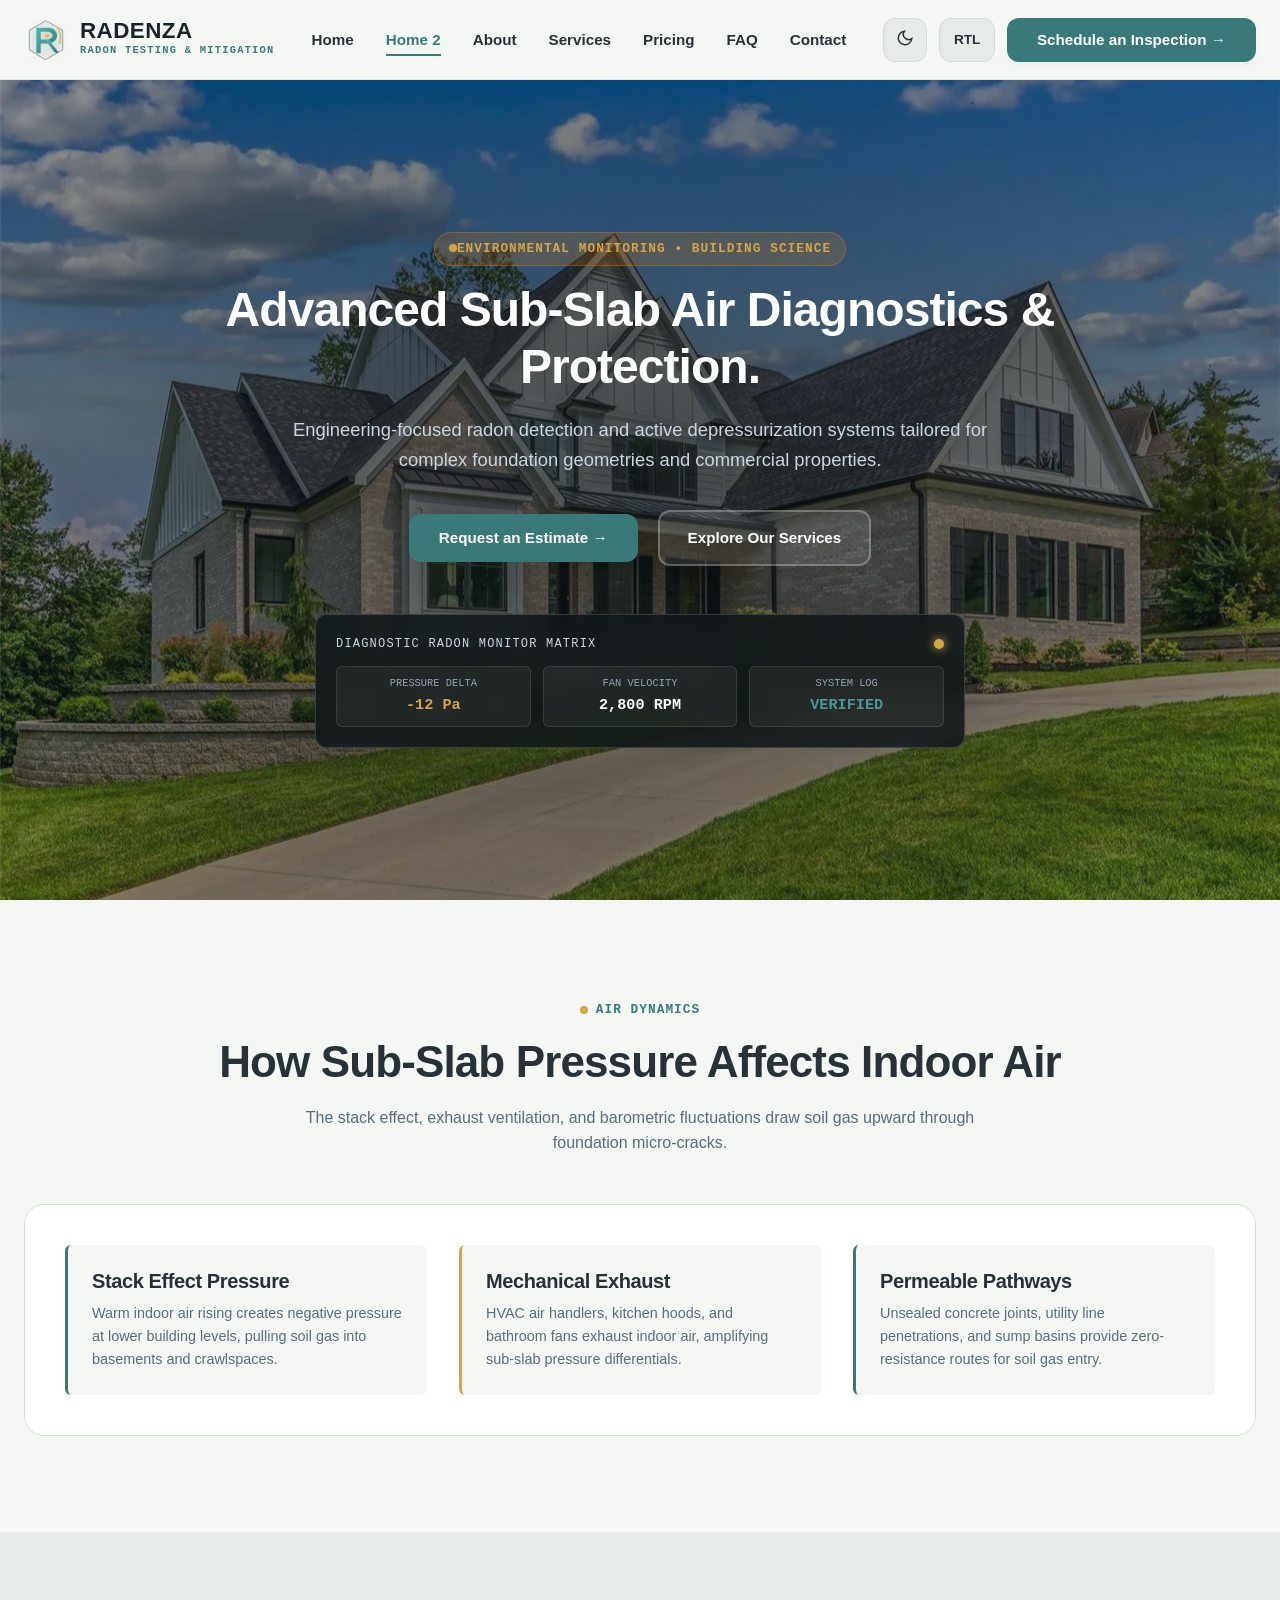
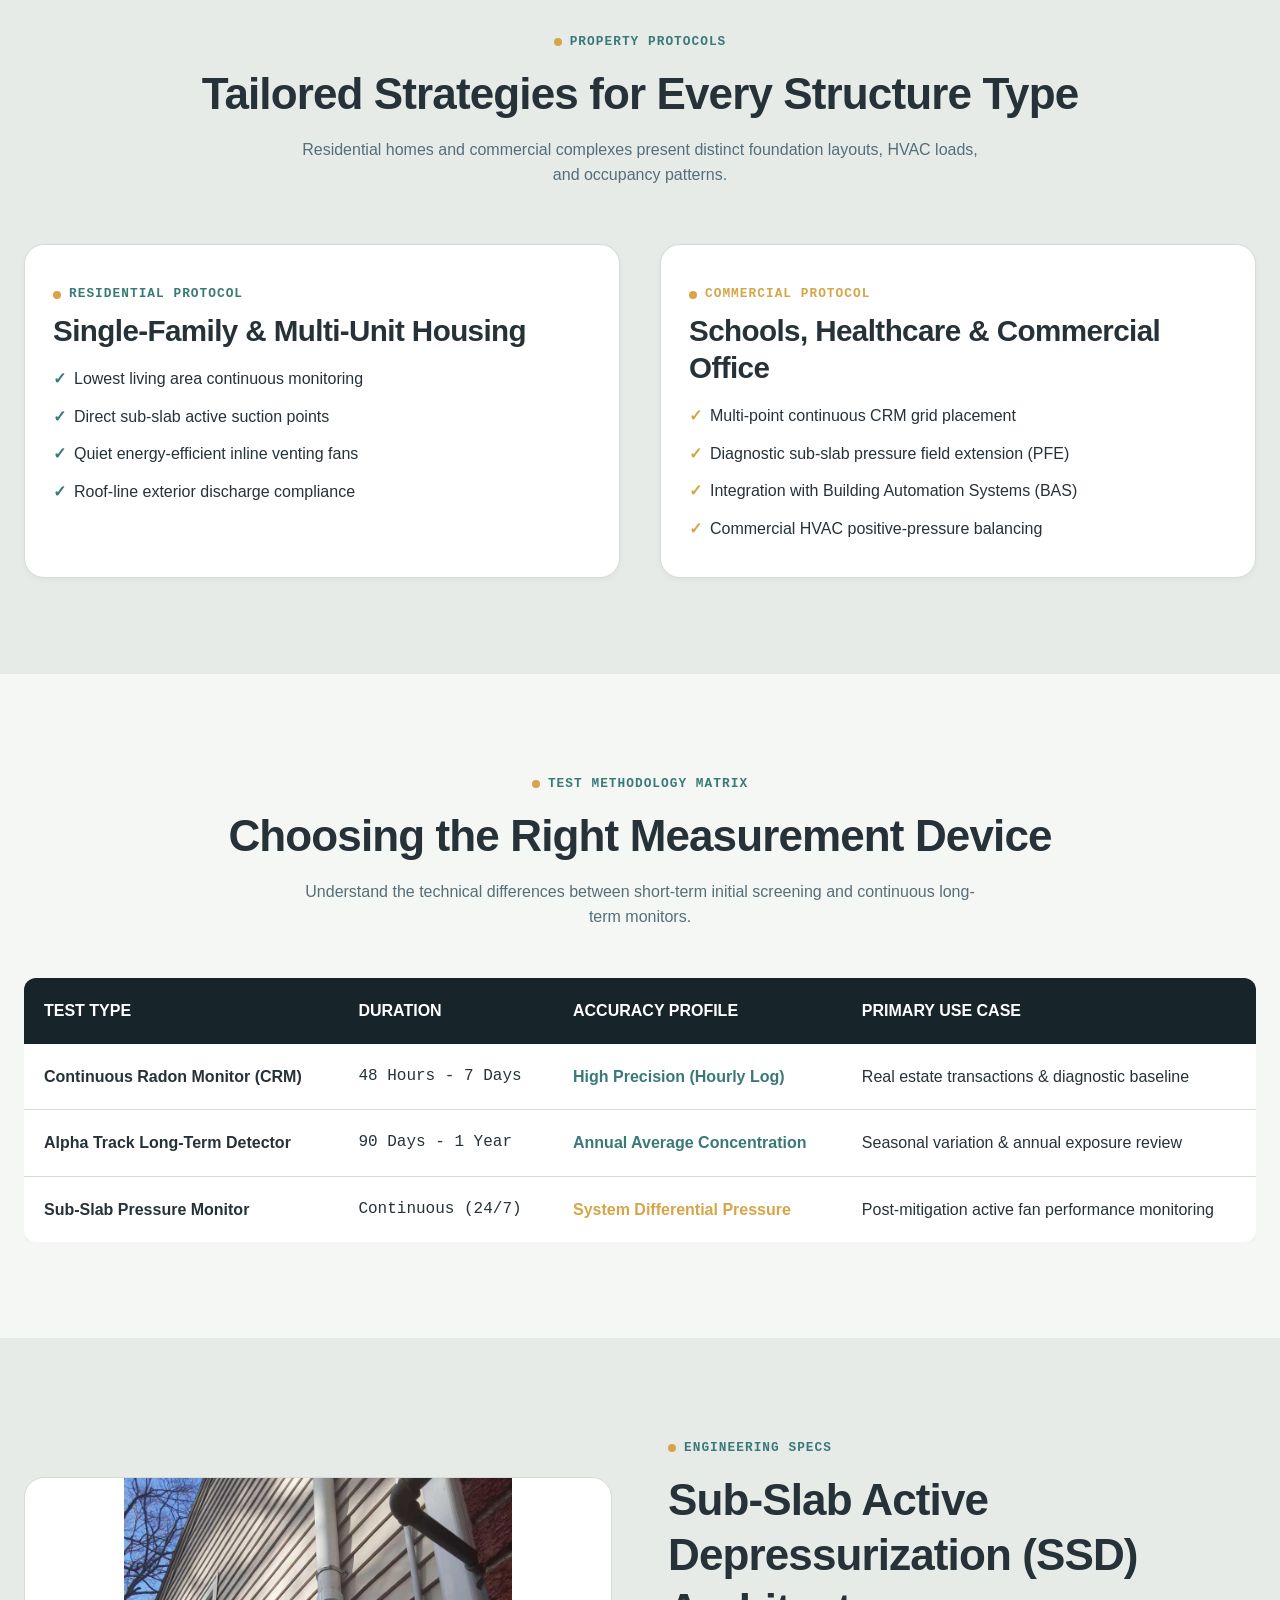
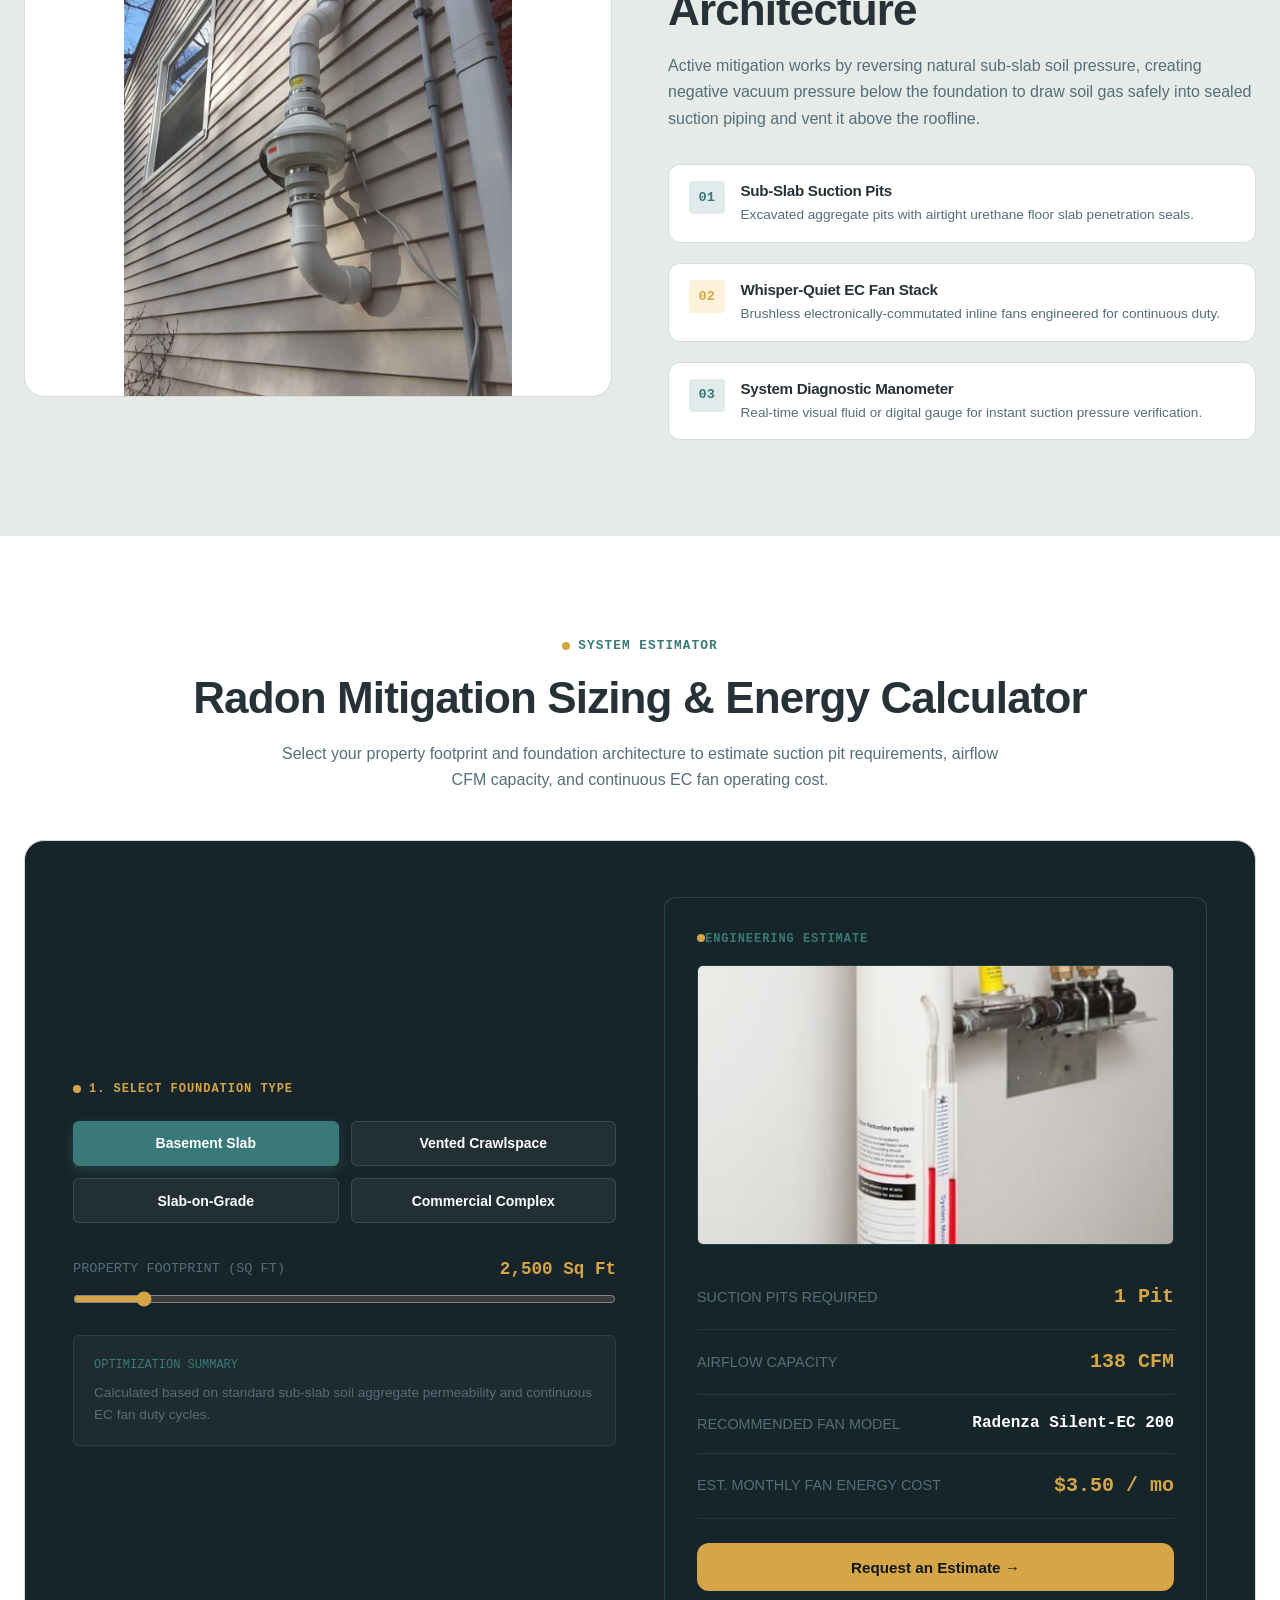
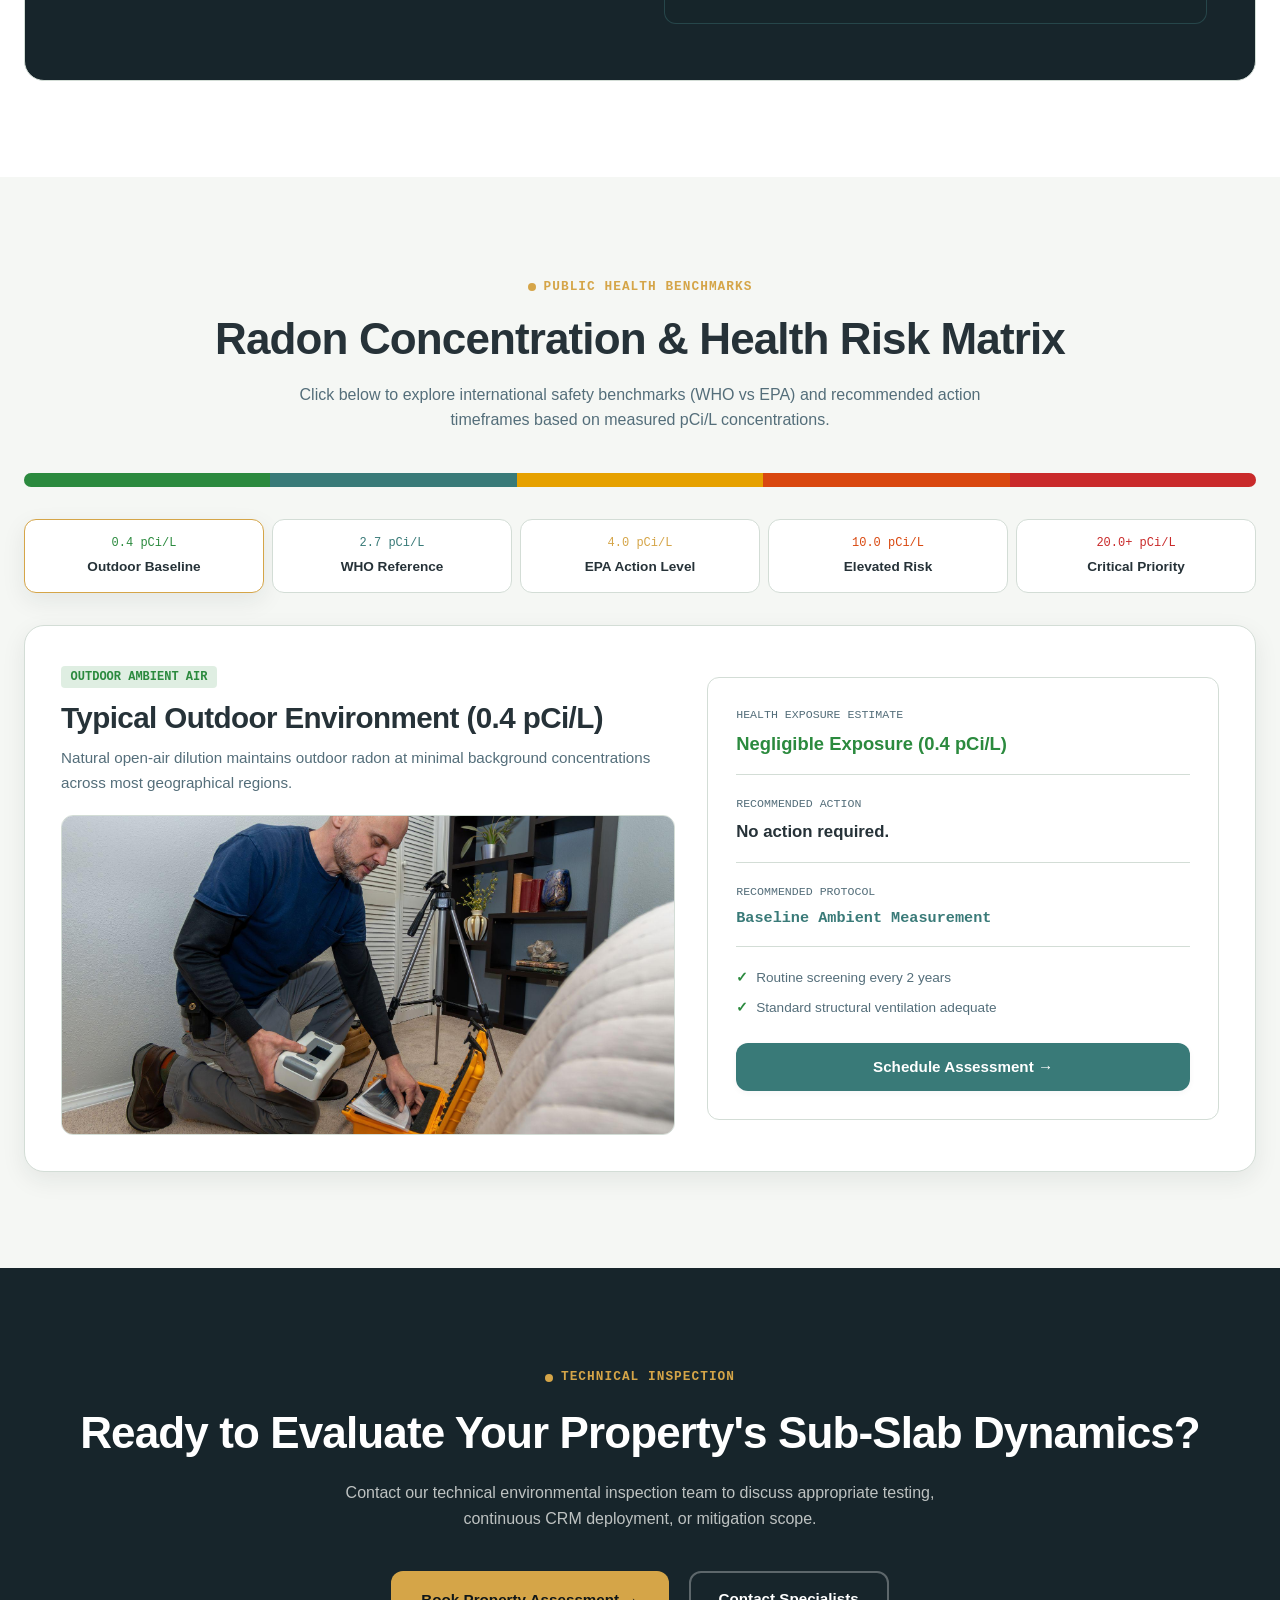
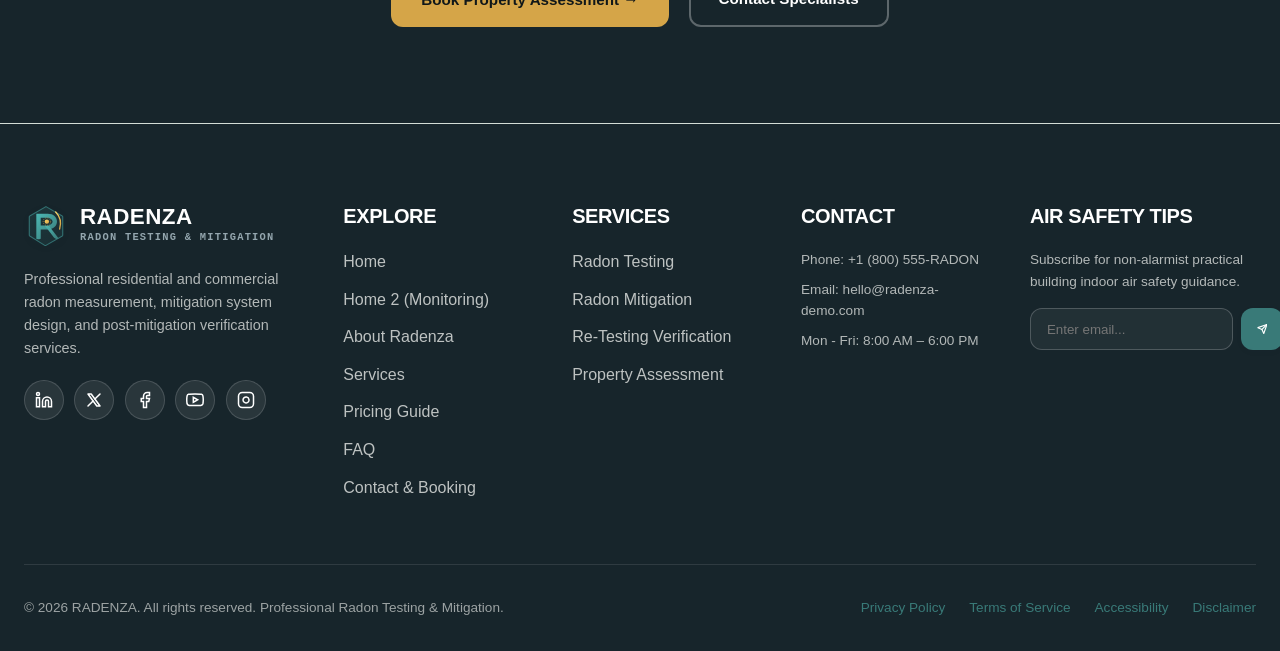
<file: index2.html>
<!DOCTYPE html>
<html lang="en" data-theme="light" dir="ltr">
<head>
  <meta charset="UTF-8">
  <meta name="viewport" content="width=device-width, initial-scale=1.0">
  <title>Building Science & Monitoring | Radenza</title>
  <meta name="description" content="Technical indoor environmental monitoring, sub-slab pressure dynamics, and advanced mitigation engineering for residential and commercial properties.">
  <meta property="og:title" content="Building Science & Monitoring | Radenza">
  <meta property="og:description" content="Sub-slab depressurization engineering and continuous monitoring protocols.">
  <meta property="og:type" content="website">
  <link rel="icon" type="image/svg+xml" href="assets/images/favicon.svg">
  <link rel="alternate icon" href="favicon.svg">
  <link rel="stylesheet" href="assets/css/style.css">
</head>
<body>

  <!-- GLOBAL STICKY NAVBAR -->
  <header class="site-header" id="siteHeader">
    <div class="container nav-container">
      <a href="index.html" class="brand-logo" aria-label="Radenza Radon Testing Home">
        <!-- Luxury SVG Logo: Geometric R Monogram + Radon Detection Sensor + Environmental Airflow Arc -->
        <svg class="logo-svg" viewBox="0 0 100 100" fill="none" xmlns="http://www.w3.org/2000/svg" aria-hidden="true">
          <defs>
            <linearGradient id="radenzaTealGrad2" x1="0%" y1="0%" x2="100%" y2="100%">
              <stop offset="0%" stop-color="#397A78"/>
              <stop offset="100%" stop-color="#1E4745"/>
            </linearGradient>
            <linearGradient id="radenzaBrightTeal2" x1="0%" y1="0%" x2="100%" y2="100%">
              <stop offset="0%" stop-color="#4CB8B4"/>
              <stop offset="100%" stop-color="#397A78"/>
            </linearGradient>
            <linearGradient id="radenzaAmberGrad2" x1="0%" y1="0%" x2="100%" y2="100%">
              <stop offset="0%" stop-color="#FCD566"/>
              <stop offset="100%" stop-color="#D5A548"/>
            </linearGradient>
          </defs>

          <!-- 1. Geometric Outer Shield Base -->
          <path d="M 50 6 L 86 26.5 A 3 3 0 0 1 88 29 L 88 71 A 3 3 0 0 1 86 73.5 L 50 94 A 3 3 0 0 1 47 94 L 14 73.5 A 3 3 0 0 1 12 71 L 12 29 A 3 3 0 0 1 14 26.5 Z" 
                fill="url(#radenzaTealGrad2)" fill-opacity="0.08" stroke="currentColor" stroke-width="2.5" stroke-opacity="0.35"/>

          <!-- 2. Monogram "R" Loop with Native Cutout (evenodd) -->
          <path d="M 28 22 H 54 C 67 22 75 30 75 40 C 75 50 67 58 54 58 H 38 V 78 C 38 79.5 36.5 80 35 80 H 31 C 29.5 80 28 79.5 28 78 V 22 Z M 38 31 V 49 H 52 C 59 49 65 45 65 40 C 65 35 59 31 52 31 H 38 Z" 
                fill-rule="evenodd" fill="url(#radenzaBrightTeal2)"/>

          <!-- 3. Dynamic Mitigation Ribbon Leg -->
          <path d="M 48 50 L 68 76 C 69.5 78 72 79.5 75.5 79.5 H 77.5 C 78.5 79.5 79 78.5 78 77 L 57 50 H 48 Z" 
                fill="url(#radenzaBrightTeal2)"/>

          <!-- 4. Safety Amber Radar Core -->
          <circle cx="52" cy="40" r="5" fill="url(#radenzaAmberGrad2)"/>
          <circle cx="52" cy="40" r="8.5" fill="none" stroke="#D5A548" stroke-width="1.5" stroke-dasharray="2.5 2.5" opacity="0.85"/>

          <!-- 5. Environmental Airflow Arc -->
          <path d="M 72 18 C 82 28 85 43 81 57" fill="none" stroke="url(#radenzaAmberGrad2)" stroke-width="3" stroke-linecap="round"/>
        </svg>
        <div class="brand-text-wrap">
          <span class="brand-name">RADENZA</span>
          <span class="brand-desc">RADON TESTING &amp; MITIGATION</span>
        </div>
      </a>

      <nav aria-label="Main Navigation">
        <ul class="nav-links">
          <li><a href="index.html" class="nav-link">Home</a></li>
          <li><a href="index2.html" class="nav-link active">Home 2</a></li>
          <li><a href="about.html" class="nav-link">About</a></li>
          <li><a href="services.html" class="nav-link">Services</a></li>
          <li><a href="pricing.html" class="nav-link">Pricing</a></li>
          <li><a href="faq.html" class="nav-link">FAQ</a></li>
          <li><a href="contact.html" class="nav-link">Contact</a></li>
        </ul>
      </nav>

      <div class="nav-actions">
        <button class="theme-toggle-btn" aria-label="Toggle dark mode">
          <span class="theme-icon"><svg width="18" height="18" viewBox="0 0 24 24" fill="none" stroke="currentColor" stroke-width="2"><path d="M21 12.79A9 9 0 1 1 11.21 3 7 7 0 0 0 21 12.79z"/></svg></span>
        </button>
        <button class="rtl-toggle-btn" aria-label="Toggle RTL layout"><span class="rtl-label">RTL</span></button>
        <button class="btn btn-primary" data-modal-target="testingModal">Schedule an Inspection &rarr;</button>
        <button class="hamburger-btn" id="hamburgerBtn" aria-label="Open mobile navigation menu" aria-expanded="false">
          <svg width="24" height="24" viewBox="0 0 24 24" fill="none" stroke="currentColor" stroke-width="2.5"><line x1="3" y1="6" x2="21" y2="6"/><line x1="3" y1="12" x2="21" y2="12"/><line x1="3" y1="18" x2="21" y2="18"/></svg>
        </button>
      </div>
    </div>
  </header>

  <!-- MOBILE DRAWER MENU OVERLAY -->
  <div class="mobile-drawer-overlay" id="mobileDrawerOverlay">
    <div class="mobile-drawer" id="mobileDrawer" role="dialog" aria-modal="true">
      <div class="drawer-header">
        <div class="brand-text-wrap">
          <span class="brand-name">RADENZA</span>
          <span class="brand-desc">RADON TESTING &amp; MITIGATION</span>
        </div>
        <button class="drawer-close-btn" id="drawerCloseBtn">&times;</button>
      </div>
      <ul class="drawer-nav-links">
        <li><a href="index.html" class="drawer-nav-link">Home</a></li>
        <li><a href="index2.html" class="drawer-nav-link">Home 2</a></li>
        <li><a href="about.html" class="drawer-nav-link">About</a></li>
        <li><a href="services.html" class="drawer-nav-link">Services</a></li>
        <li><a href="pricing.html" class="drawer-nav-link">Pricing</a></li>
        <li><a href="faq.html" class="drawer-nav-link">FAQ</a></li>
        <li><a href="contact.html" class="drawer-nav-link">Contact</a></li>
      </ul>
      <div class="drawer-actions">
        <div class="drawer-controls">
          <button class="theme-toggle-btn" aria-label="Toggle dark mode">
            <span class="theme-icon">
              <svg width="18" height="18" viewBox="0 0 24 24" fill="none" stroke="currentColor" stroke-width="2"><path d="M21 12.79A9 9 0 1 1 11.21 3 7 7 0 0 0 21 12.79z"/></svg>
            </span>
          </button>
          <button class="rtl-toggle-btn" aria-label="Toggle RTL layout">
            <span class="rtl-label">RTL</span>
          </button>
        </div>
        <button class="btn btn-primary" data-modal-target="testingModal" style="width: 100%;">Schedule an Inspection &rarr;</button>
      </div>
    </div>
  </div>

  <main id="mainContent">

    <!-- HOME 2 — SECTION 01 — HERO 2 (CENTERED WITH BACKGROUND IMAGE & THEME-AWARE OVERLAY) -->
    <section class="section hero2-banner-section" style="position: relative; overflow: hidden; padding: 5rem 0; background-image: url('assets/images/Home safety hero.jpg'); background-size: cover; background-position: center;">
      
      <!-- Theme-Aware Gradient Overlay -->
      <div class="hero2-overlay"></div>

      <div class="container" style="position: relative; z-index: 2;">
        <div class="hero2-center-content reveal-on-scroll" style="max-width: 840px; margin: 0 auto; text-align: center;">
          
          <div class="hero-eyebrow" style="margin-bottom: 1rem;">
            <span class="mono-tag" style="color: var(--brand-amber); background: rgba(217, 119, 6, 0.12); padding: 0.35rem 0.85rem; border-radius: 20px; border: 1px solid rgba(217, 119, 6, 0.3); font-weight: 700; display: inline-block;">ENVIRONMENTAL MONITORING • BUILDING SCIENCE</span>
          </div>
          
          <h1 class="hero-title hero2-title" style="font-weight: 800; line-height: 1.18; margin-bottom: 1.25rem; color: var(--text-main);">
            Advanced Sub-Slab Air Diagnostics &amp; Protection.
          </h1>
          
          <p class="hero-subtitle" style="font-size: 1.15rem; color: var(--text-muted); max-width: 700px; margin: 0 auto 2.25rem auto; line-height: 1.6;">
            Engineering-focused radon detection and active depressurization systems tailored for complex foundation geometries and commercial properties.
          </p>

          <div class="hero-actions" style="justify-content: center; margin-bottom: 3rem;">
            <button class="btn btn-primary" data-modal-target="quoteModal">Request an Estimate &rarr;</button>
            <a href="services.html" class="btn btn-secondary">Explore Our Services</a>
          </div>

          <!-- Diagnostic Radon Monitor Matrix Badge Bar -->
          <div class="tech-indicator-overlay" style="position: relative; bottom: auto; left: auto; right: auto; max-width: 650px; margin: 0 auto;">
            <div class="tech-indicator-header">
              <span>DIAGNOSTIC RADON MONITOR MATRIX</span>
              <div class="sensor-pulse-dot"></div>
            </div>
            <div class="indicator-grid">
              <div class="indicator-box">
                <span class="indicator-label">PRESSURE DELTA</span>
                <span class="indicator-value" style="color: var(--brand-amber);">-12 Pa</span>
              </div>
              <div class="indicator-box">
                <span class="indicator-label">FAN VELOCITY</span>
                <span class="indicator-value">2,800 RPM</span>
              </div>
              <div class="indicator-box">
                <span class="indicator-label">SYSTEM LOG</span>
                <span class="indicator-value" style="color: var(--brand-teal-light);">VERIFIED</span>
              </div>
            </div>
          </div>

        </div>
      </div>
    </section>

    <!-- HOME 2 — SECTION 02 — ENVIRONMENTAL AIR DYNAMICS -->
    <section class="section">
      <div class="container">
        <div class="text-center reveal-on-scroll">
          <span class="mono-tag">AIR DYNAMICS</span>
          <h2 style="margin: 0.75rem 0 1rem 0;">How Sub-Slab Pressure Affects Indoor Air</h2>
          <p>The stack effect, exhaust ventilation, and barometric fluctuations draw soil gas upward through foundation micro-cracks.</p>
        </div>

        <div class="air-dynamics-card-wrapper reveal-on-scroll">
          <div class="air-dynamics-grid">
            <div class="air-dynamics-card">
              <h4 style="margin-bottom: 0.5rem;">Stack Effect Pressure</h4>
              <p style="font-size: 0.9rem;">Warm indoor air rising creates negative pressure at lower building levels, pulling soil gas into basements and crawlspaces.</p>
            </div>
            <div class="air-dynamics-card amber-border">
              <h4 style="margin-bottom: 0.5rem;">Mechanical Exhaust</h4>
              <p style="font-size: 0.9rem;">HVAC air handlers, kitchen hoods, and bathroom fans exhaust indoor air, amplifying sub-slab pressure differentials.</p>
            </div>
            <div class="air-dynamics-card">
              <h4 style="margin-bottom: 0.5rem;">Permeable Pathways</h4>
              <p style="font-size: 0.9rem;">Unsealed concrete joints, utility line penetrations, and sump basins provide zero-resistance routes for soil gas entry.</p>
            </div>
          </div>
        </div>
      </div>
    </section>

    <!-- HOME 2 — SECTION 03 — RESIDENTIAL VS COMMERCIAL PROTOCOLS -->
    <section class="section section-pale">
      <div class="container">
        <div class="text-center reveal-on-scroll">
          <span class="mono-tag">PROPERTY PROTOCOLS</span>
          <h2 style="margin: 0.75rem 0 1rem 0;">Tailored Strategies for Every Structure Type</h2>
          <p>Residential homes and commercial complexes present distinct foundation layouts, HVAC loads, and occupancy patterns.</p>
        </div>

        <div class="protocol-cards-grid">
          <div class="stage-card reveal-on-scroll">
            <span class="mono-tag" style="margin-bottom: 0.5rem;">RESIDENTIAL PROTOCOL</span>
            <h3>Single-Family &amp; Multi-Unit Housing</h3>
            <ul style="list-style: none; margin-top: 1rem; display: flex; flex-direction: column; gap: 0.75rem;">
              <li style="display: flex; gap: 0.5rem;"><span style="color: var(--brand-teal); font-weight: bold;">✓</span> Lowest living area continuous monitoring</li>
              <li style="display: flex; gap: 0.5rem;"><span style="color: var(--brand-teal); font-weight: bold;">✓</span> Direct sub-slab active suction points</li>
              <li style="display: flex; gap: 0.5rem;"><span style="color: var(--brand-teal); font-weight: bold;">✓</span> Quiet energy-efficient inline venting fans</li>
              <li style="display: flex; gap: 0.5rem;"><span style="color: var(--brand-teal); font-weight: bold;">✓</span> Roof-line exterior discharge compliance</li>
            </ul>
          </div>

          <div class="stage-card reveal-on-scroll">
            <span class="mono-tag" style="margin-bottom: 0.5rem; color: var(--brand-amber);">COMMERCIAL PROTOCOL</span>
            <h3>Schools, Healthcare &amp; Commercial Office</h3>
            <ul style="list-style: none; margin-top: 1rem; display: flex; flex-direction: column; gap: 0.75rem;">
              <li style="display: flex; gap: 0.5rem;"><span style="color: var(--brand-amber); font-weight: bold;">✓</span> Multi-point continuous CRM grid placement</li>
              <li style="display: flex; gap: 0.5rem;"><span style="color: var(--brand-amber); font-weight: bold;">✓</span> Diagnostic sub-slab pressure field extension (PFE)</li>
              <li style="display: flex; gap: 0.5rem;"><span style="color: var(--brand-amber); font-weight: bold;">✓</span> Integration with Building Automation Systems (BAS)</li>
              <li style="display: flex; gap: 0.5rem;"><span style="color: var(--brand-amber); font-weight: bold;">✓</span> Commercial HVAC positive-pressure balancing</li>
            </ul>
          </div>
        </div>
      </div>
    </section>

    <!-- HOME 2 — SECTION 04 — CONTINUOUS VS SHORT-TERM MONITORING -->
    <section class="section">
      <div class="container">
        <div class="text-center reveal-on-scroll">
          <span class="mono-tag">TEST METHODOLOGY MATRIX</span>
          <h2 style="margin: 0.75rem 0 1rem 0;">Choosing the Right Measurement Device</h2>
          <p>Understand the technical differences between short-term initial screening and continuous long-term monitors.</p>
        </div>

        <div style="overflow-x: auto; margin-top: 3rem;" class="reveal-on-scroll">
          <table style="width: 100%; border-collapse: collapse; background: var(--bg-surface); border-radius: var(--radius-md); overflow: hidden; box-shadow: var(--shadow-sm);">
            <thead>
              <tr style="background: var(--brand-slate); color: #FFFFFF; font-family: var(--font-heading); text-align: left;">
                <th style="padding: 1.25rem;">TEST TYPE</th>
                <th style="padding: 1.25rem;">DURATION</th>
                <th style="padding: 1.25rem;">ACCURACY PROFILE</th>
                <th style="padding: 1.25rem;">PRIMARY USE CASE</th>
              </tr>
            </thead>
            <tbody>
              <tr style="border-bottom: 1px solid var(--border-color);">
                <td style="padding: 1.25rem; font-weight: bold;">Continuous Radon Monitor (CRM)</td>
                <td style="padding: 1.25rem; font-family: var(--font-mono);">48 Hours - 7 Days</td>
                <td style="padding: 1.25rem; color: var(--brand-teal); font-weight: bold;">High Precision (Hourly Log)</td>
                <td style="padding: 1.25rem;">Real estate transactions &amp; diagnostic baseline</td>
              </tr>
              <tr style="border-bottom: 1px solid var(--border-color);">
                <td style="padding: 1.25rem; font-weight: bold;">Alpha Track Long-Term Detector</td>
                <td style="padding: 1.25rem; font-family: var(--font-mono);">90 Days - 1 Year</td>
                <td style="padding: 1.25rem; color: var(--brand-teal); font-weight: bold;">Annual Average Concentration</td>
                <td style="padding: 1.25rem;">Seasonal variation &amp; annual exposure review</td>
              </tr>
              <tr>
                <td style="padding: 1.25rem; font-weight: bold;">Sub-Slab Pressure Monitor</td>
                <td style="padding: 1.25rem; font-family: var(--font-mono);">Continuous (24/7)</td>
                <td style="padding: 1.25rem; color: var(--brand-amber); font-weight: bold;">System Differential Pressure</td>
                <td style="padding: 1.25rem;">Post-mitigation active fan performance monitoring</td>
              </tr>
            </tbody>
          </table>
        </div>
      </div>
    </section>

    <!-- HOME 2 — SECTION 05 — MITIGATION ENGINEERING ARCHITECTURE -->
    <section class="section section-pale">
      <div class="container">
        <div class="ssd-arch-grid reveal-on-scroll">
          <!-- Left Column: Image 7.png -->
          <div>
            <img src="assets/images/Exterior mitigation system.jpg" alt="Sub-Slab Active Depressurization (SSD) engineering architecture visual" class="ssd-arch-img">
          </div>

          <!-- Right Column: Content & Engineering Specs -->
          <div>
            <span class="mono-tag" style="color: var(--brand-teal);">ENGINEERING SPECS</span>
            <h2 style="margin: 0.75rem 0 1rem 0;">Sub-Slab Active Depressurization (SSD) Architecture</h2>
            <p style="color: var(--text-muted); line-height: 1.65; margin-bottom: 2rem;">
              Active mitigation works by reversing natural sub-slab soil pressure, creating negative vacuum pressure below the foundation to draw soil gas safely into sealed suction piping and vent it above the roofline.
            </p>

            <div style="display: flex; flex-direction: column; gap: 1.25rem;">
              <div style="display: flex; gap: 1rem; align-items: flex-start; background: var(--bg-surface); padding: 1rem 1.25rem; border-radius: var(--radius-md); border: 1px solid var(--border-color);">
                <div style="background: rgba(57,122,120,0.15); color: var(--brand-teal); font-weight: 700; font-family: var(--font-mono); font-size: 0.85rem; padding: 0.35rem 0.6rem; border-radius: 4px; flex-shrink: 0;">01</div>
                <div>
                  <h4 style="margin: 0 0 0.25rem 0; font-size: 0.95rem;">Sub-Slab Suction Pits</h4>
                  <p style="margin: 0; font-size: 0.85rem; color: var(--text-muted);">Excavated aggregate pits with airtight urethane floor slab penetration seals.</p>
                </div>
              </div>

              <div style="display: flex; gap: 1rem; align-items: flex-start; background: var(--bg-surface); padding: 1rem 1.25rem; border-radius: var(--radius-md); border: 1px solid var(--border-color);">
                <div style="background: rgba(230,161,0,0.15); color: var(--brand-amber); font-weight: 700; font-family: var(--font-mono); font-size: 0.85rem; padding: 0.35rem 0.6rem; border-radius: 4px; flex-shrink: 0;">02</div>
                <div>
                  <h4 style="margin: 0 0 0.25rem 0; font-size: 0.95rem;">Whisper-Quiet EC Fan Stack</h4>
                  <p style="margin: 0; font-size: 0.85rem; color: var(--text-muted);">Brushless electronically-commutated inline fans engineered for continuous duty.</p>
                </div>
              </div>

              <div style="display: flex; gap: 1rem; align-items: flex-start; background: var(--bg-surface); padding: 1rem 1.25rem; border-radius: var(--radius-md); border: 1px solid var(--border-color);">
                <div style="background: rgba(57,122,120,0.15); color: var(--brand-teal); font-weight: 700; font-family: var(--font-mono); font-size: 0.85rem; padding: 0.35rem 0.6rem; border-radius: 4px; flex-shrink: 0;">03</div>
                <div>
                  <h4 style="margin: 0 0 0.25rem 0; font-size: 0.95rem;">System Diagnostic Manometer</h4>
                  <p style="margin: 0; font-size: 0.85rem; color: var(--text-muted);">Real-time visual fluid or digital gauge for instant suction pressure verification.</p>
                </div>
              </div>
            </div>
          </div>
        </div>
      </div>
    </section>

    <!-- HOME 2 — UNIQUE SECTION 1 — INTERACTIVE MITIGATION CALCULATOR -->
    <section class="section calc-section" style="background: var(--bg-surface-elevated);">

      <!-- Scoped mobile override — guarantees correct layout at all widths -->
      <style>
        /* ---- SYSTEM ESTIMATOR: GLOBAL MOBILE SAFE ---- */
        .calc-section .radon-calc-container {
          width: 100%;
          box-sizing: border-box;
          overflow: hidden;
        }
        .calc-section .radon-calc-grid {
          width: 100%;
          box-sizing: border-box;
        }
        .calc-section .radon-calc-grid > div {
          width: 100%;
          box-sizing: border-box;
          min-width: 0;
        }
        .calc-section .calc-type-selector {
          width: 100%;
          box-sizing: border-box;
        }
        .calc-section .calc-type-btn {
          width: 100%;
          box-sizing: border-box;
          white-space: normal;
          word-break: break-word;
        }
        .calc-section .calc-opt-box {
          width: 100%;
          box-sizing: border-box;
          overflow: hidden;
        }
        .calc-section .calc-opt-box p {
          word-break: break-word;
          overflow-wrap: break-word;
          white-space: normal;
        }
        .calc-section .calc-result-card {
          width: 100%;
          box-sizing: border-box;
          overflow: hidden;
        }
        .calc-section .calc-metric-row {
          width: 100%;
          box-sizing: border-box;
        }
        .calc-section .calc-metric-label,
        .calc-section .calc-metric-val {
          word-break: break-word;
          overflow-wrap: break-word;
          min-width: 0;
          max-width: 100%;
        }
        .calc-section .calc-range-slider {
          width: 100%;
          box-sizing: border-box;
          display: block;
        }
        .calc-section .calc-slider-label {
          display: flex;
          justify-content: space-between;
          align-items: center;
          flex-wrap: wrap;
          gap: 0.25rem;
          width: 100%;
        }

        @media (max-width: 768px) {
          .calc-section .radon-calc-container {
            padding: 1.5rem 1rem !important;
          }
          .calc-section .radon-calc-grid {
            grid-template-columns: 1fr !important;
            gap: 2rem !important;
          }
          .calc-section .calc-type-selector {
            grid-template-columns: 1fr 1fr !important;
            gap: 0.5rem !important;
          }
          .calc-section .calc-metric-row {
            flex-direction: column !important;
            align-items: flex-start !important;
            gap: 0.2rem !important;
            padding: 0.65rem 0 !important;
          }
          .calc-section .calc-metric-val {
            font-size: 1rem !important;
          }
          .calc-section .calc-slider-label {
            flex-direction: column !important;
            align-items: flex-start !important;
          }
          .calc-section .calc-result-card img {
            max-height: 180px !important;
          }
        }

        @media (max-width: 480px) {
          .calc-section .calc-type-selector {
            grid-template-columns: 1fr !important;
          }
        }
      </style>

      <div class="container">
        <div class="text-center reveal-on-scroll">
          <span class="mono-tag" style="color: var(--brand-teal);">SYSTEM ESTIMATOR</span>
          <h2 style="margin: 0.75rem 0 1rem 0;">Radon Mitigation Sizing &amp; Energy Calculator</h2>
          <p style="max-width: 720px; margin: 0 auto;">Select your property footprint and foundation architecture to estimate suction pit requirements, airflow CFM capacity, and continuous EC fan operating cost.</p>
        </div>

        <div class="radon-calc-container reveal-on-scroll">
          <div class="radon-calc-grid">
            <!-- Left Controls -->
            <div>
              <span class="mono-tag" style="color: var(--brand-amber); font-size: 0.75rem;">1. SELECT FOUNDATION TYPE</span>
              <div class="calc-type-selector">
                <button class="calc-type-btn active" data-type="basement">Basement Slab</button>
                <button class="calc-type-btn" data-type="crawlspace">Vented Crawlspace</button>
                <button class="calc-type-btn" data-type="slab">Slab-on-Grade</button>
                <button class="calc-type-btn" data-type="commercial">Commercial Complex</button>
              </div>

              <div class="calc-slider-wrap">
                <label class="calc-slider-label">
                  <span>PROPERTY FOOTPRINT (SQ FT)</span>
                  <strong id="calcSqFtVal" style="color: var(--brand-amber); font-size: 1.1rem;">2,500 Sq Ft</strong>
                </label>
                <input type="range" min="800" max="15000" step="100" value="2500" class="calc-range-slider" id="calcSqFtSlider">
              </div>

              <div class="calc-opt-box" style="background: rgba(255,255,255,0.03); padding: 1.25rem; border-radius: var(--radius-sm); border: 1px solid rgba(255,255,255,0.08);">
                <span style="font-family: var(--font-mono); font-size: 0.75rem; color: var(--brand-teal); display: block; margin-bottom: 0.4rem;">OPTIMIZATION SUMMARY</span>
                <p style="font-size: 0.85rem; color: var(--text-muted); margin: 0;" id="calcOptText">Calculated based on standard sub-slab soil aggregate permeability and continuous EC fan duty cycles.</p>
              </div>
            </div>

            <!-- Right Live Results Card -->
            <div class="calc-result-card">
              <span class="mono-tag" style="color: var(--brand-teal); font-size: 0.75rem; display: block; margin-bottom: 1rem;">ENGINEERING ESTIMATE</span>

              <img src="assets/images/Pressure gauge.jpg" alt="EC Radon fan and digital manometer control panel" style="width: 100%; height: auto; max-height: 280px; object-fit: cover; border-radius: var(--radius-sm); border: 1px solid rgba(57,122,120,0.3); margin-bottom: 1.25rem; display: block;">

              <div class="calc-metric-row">
                <span class="calc-metric-label">SUCTION PITS REQUIRED</span>
                <span class="calc-metric-val" id="calcPitsVal">1 Pit</span>
              </div>
              <div class="calc-metric-row">
                <span class="calc-metric-label">AIRFLOW CAPACITY</span>
                <span class="calc-metric-val" id="calcCfmVal">140 CFM</span>
              </div>
              <div class="calc-metric-row">
                <span class="calc-metric-label">RECOMMENDED FAN MODEL</span>
                <span class="calc-metric-val" id="calcFanVal" style="color: #FFFFFF; font-size: 1rem;">Radenza Silent-EC 200</span>
              </div>
              <div class="calc-metric-row">
                <span class="calc-metric-label">EST. MONTHLY FAN ENERGY COST</span>
                <span class="calc-metric-val" id="calcCostVal" style="color: var(--brand-amber);">$3.85 / mo</span>
              </div>

              <div style="margin-top: 1.5rem;">
                <button class="btn btn-amber" data-modal-target="quoteModal" style="width: 100%;">Request an Estimate &rarr;</button>
              </div>
            </div>
          </div>
        </div>
      </div>
    </section>


    <!-- HOME 2 — UNIQUE SECTION 2 — RADON HEALTH BENCHMARK MATRIX -->
    <section class="section">
      <div class="container">
        <div class="text-center reveal-on-scroll">
          <span class="mono-tag" style="color: var(--brand-amber);">PUBLIC HEALTH BENCHMARKS</span>
          <h2 style="margin: 0.75rem 0 1rem 0;">Radon Concentration &amp; Health Risk Matrix</h2>
          <p style="max-width: 720px; margin: 0 auto;">Click below to explore international safety benchmarks (WHO vs EPA) and recommended action timeframes based on measured pCi/L concentrations.</p>
        </div>

        <div class="reveal-on-scroll">
          <!-- Color Gradient Heatmap Bar -->
          <div class="benchmark-scale-bar">
            <div class="scale-segment" style="background: #2b8a3e;" title="Outdoor Air (0.4 pCi/L)"></div>
            <div class="scale-segment" style="background: #397A78;" title="WHO Target (2.7 pCi/L)"></div>
            <div class="scale-segment" style="background: #e6a100;" title="EPA Action Level (4.0 pCi/L)"></div>
            <div class="scale-segment" style="background: #d9480f;" title="Elevated Concentration (10.0 pCi/L)"></div>
            <div class="scale-segment" style="background: #c92a2a;" title="Critical Level (20.0+ pCi/L)"></div>
          </div>

          <!-- Benchmark Pills -->
          <div class="benchmark-pills-wrap">
            <div class="benchmark-pill active" data-level="outdoor">
              <span style="font-family: var(--font-mono); font-size: 0.75rem; color: #2b8a3e; display: block;">0.4 pCi/L</span>
              <strong style="font-size: 0.85rem;">Outdoor Baseline</strong>
            </div>
            <div class="benchmark-pill" data-level="who">
              <span style="font-family: var(--font-mono); font-size: 0.75rem; color: var(--brand-teal); display: block;">2.7 pCi/L</span>
              <strong style="font-size: 0.85rem;">WHO Reference</strong>
            </div>
            <div class="benchmark-pill" data-level="epa">
              <span style="font-family: var(--font-mono); font-size: 0.75rem; color: var(--brand-amber); display: block;">4.0 pCi/L</span>
              <strong style="font-size: 0.85rem;">EPA Action Level</strong>
            </div>
            <div class="benchmark-pill" data-level="elevated">
              <span style="font-family: var(--font-mono); font-size: 0.75rem; color: #d9480f; display: block;">10.0 pCi/L</span>
              <strong style="font-size: 0.85rem;">Elevated Risk</strong>
            </div>
            <div class="benchmark-pill" data-level="critical">
              <span style="font-family: var(--font-mono); font-size: 0.75rem; color: #c92a2a; display: block;">20.0+ pCi/L</span>
              <strong style="font-size: 0.85rem;">Critical Priority</strong>
            </div>
          </div>

          <!-- Dynamic Detail Card -->
          <div class="benchmark-detail-card" id="benchmarkDetailCard">
            <div>
              <span id="bmCategoryBadge" style="font-family: var(--font-mono); font-size: 0.75rem; background: rgba(43,138,62,0.15); color: #2b8a3e; padding: 0.25rem 0.6rem; border-radius: 4px; font-weight: 700;">OUTDOOR AMBIENT AIR</span>
              <h3 id="bmTitle" style="margin: 0.75rem 0 0.5rem 0;">Typical Outdoor Environment (0.4 pCi/L)</h3>
              <p id="bmDesc" style="color: var(--text-muted); font-size: 0.95rem; line-height: 1.65;">Natural open-air dilution maintains outdoor radon at minimal background concentrations across most geographical regions.</p>
              
              <img src="assets/images/Indoor air testing.jpg" alt="Continuous Radon Monitor CRM diagnostics inspection" style="width: 100%; height: auto; max-height: 320px; object-fit: cover; border-radius: var(--radius-md); border: 1px solid var(--border-color); margin-top: 1.25rem; display: block;">
            </div>

            <div style="background: var(--bg-surface-elevated); padding: 1.75rem; border-radius: var(--radius-md); border: 1px solid var(--border-color); display: flex; flex-direction: column; justify-content: space-between; box-sizing: border-box;">
              <div>
                <div style="margin-bottom: 1.25rem; padding-bottom: 1rem; border-bottom: 1px solid var(--border-color);">
                  <span style="font-family: var(--font-mono); font-size: 0.725rem; color: var(--text-muted); display: block; margin-bottom: 0.3rem;">HEALTH EXPOSURE ESTIMATE</span>
                  <strong id="bmExposureText" style="font-family: var(--font-heading); color: #2b8a3e; font-size: 1.15rem; display: block;">Negligible Exposure (0.4 pCi/L)</strong>
                </div>

                <div style="margin-bottom: 1.25rem; padding-bottom: 1rem; border-bottom: 1px solid var(--border-color);">
                  <span style="font-family: var(--font-mono); font-size: 0.725rem; color: var(--text-muted); display: block; margin-bottom: 0.3rem;">RECOMMENDED ACTION</span>
                  <strong id="bmActionText" style="font-family: var(--font-heading); color: var(--text-heading); font-size: 1.05rem; display: block;">No action required.</strong>
                </div>

                <div style="margin-bottom: 1.25rem; padding-bottom: 1rem; border-bottom: 1px solid var(--border-color);">
                  <span style="font-family: var(--font-mono); font-size: 0.725rem; color: var(--text-muted); display: block; margin-bottom: 0.3rem;">RECOMMENDED PROTOCOL</span>
                  <strong id="bmProtocolText" style="font-family: var(--font-mono); color: var(--brand-teal); font-size: 0.95rem; display: block;">Baseline Ambient Measurement</strong>
                </div>

                <ul id="bmChecklist" style="list-style: none; padding: 0; margin: 0; display: flex; flex-direction: column; gap: 0.5rem; font-size: 0.85rem; color: var(--text-muted);">
                  <li style="display: flex; gap: 0.5rem; align-items: center;"><span style="color: #2b8a3e; font-weight: bold;">✓</span> Routine screening every 2 years</li>
                  <li style="display: flex; gap: 0.5rem; align-items: center;"><span style="color: #2b8a3e; font-weight: bold;">✓</span> Standard structural ventilation adequate</li>
                </ul>
              </div>

              <div style="margin-top: 1.5rem;">
                <button class="btn btn-primary" data-modal-target="testingModal" style="width: 100%;">Schedule Assessment &rarr;</button>
              </div>
            </div>
          </div>
        </div>
      </div>
    </section>

    <!-- HOME 2 — SECTION 06 — ENTERPRISE & HOMEOWNER ASSESSMENT CTA -->
    <section class="section section-dark">
      <div class="container text-center reveal-on-scroll">
        <span class="mono-tag" style="color: var(--brand-amber);">TECHNICAL INSPECTION</span>
        <h2 style="margin: 1rem 0 1.25rem 0; color: #FFFFFF;">Ready to Evaluate Your Property's Sub-Slab Dynamics?</h2>
        <p style="max-width: 650px; margin: 0 auto 2.5rem auto;">
          Contact our technical environmental inspection team to discuss appropriate testing, continuous CRM deployment, or mitigation scope.
        </p>
        <div class="cta-btn-group">
          <button class="btn btn-amber" data-modal-target="testingModal">Book Property Assessment &rarr;</button>
          <a href="contact.html" class="btn btn-secondary" style="border-color: rgba(255,255,255,0.3); color: #FFFFFF;">Contact Specialists</a>
        </div>
      </div>
    </section>

  </main>

  <!-- UNIVERSAL MODALS -->
  <!-- 1. Book a Radon Test Modal -->
  <div class="modal-overlay" id="testingModal" role="dialog" aria-modal="true" aria-labelledby="testModalTitle">
    <div class="modal-dialog">
      <button class="modal-close-btn" aria-label="Close dialog">&times;</button>
      <div class="modal-header">
        <span class="mono-tag">SCHEDULE ASSESSMENT</span>
        <h3 id="testModalTitle" style="margin-top: 0.4rem;">Book a Radon Test</h3>
      </div>
      <form class="modal-form">
        <div class="modal-form-body">
          <div class="form-group">
            <label class="form-label">Full Name</label>
            <input type="text" class="form-control" required placeholder="Jane Doe">
          </div>
          <div class="form-grid-2">
            <div class="form-group">
              <label class="form-label">Email Address</label>
              <input type="email" class="form-control" required placeholder="jane@example.com">
            </div>
            <div class="form-group">
              <label class="form-label">Phone Number</label>
              <input type="tel" class="form-control" required placeholder="+1 (555) 000-0000">
            </div>
          </div>
          <div class="form-grid-2">
            <div class="form-group">
              <label class="form-label">Property Type</label>
              <select class="form-control" required>
                <option value="Single Family">Single Family Home</option>
                <option value="Condo">Apartment / Condo</option>
                <option value="Commercial">Commercial Building</option>
              </select>
            </div>
            <div class="form-group">
              <label class="form-label">Preferred Date</label>
              <input type="date" class="form-control" required>
            </div>
          </div>
          <button type="submit" class="btn btn-primary" style="width: 100%; margin-top: 1rem;">Continue &rarr;</button>
        </div>
      </form>
    </div>
  </div>

  <!-- 2. Request Mitigation Quote Modal -->
  <div class="modal-overlay" id="quoteModal" role="dialog" aria-modal="true" aria-labelledby="quoteModalTitle">
    <div class="modal-dialog">
      <button class="modal-close-btn" aria-label="Close dialog">&times;</button>
      <div class="modal-header">
        <span class="mono-tag">SYSTEM PLANNING</span>
        <h3 id="quoteModalTitle" style="margin-top: 0.4rem;">Request Mitigation Quote</h3>
      </div>
      <form class="modal-form">
        <div class="modal-form-body">
          <div class="form-group">
            <label class="form-label">Property Type</label>
            <select class="form-control" required>
              <option value="Single Family">Single Family Residence</option>
              <option value="Multi-Family">Multi-Family Structure</option>
              <option value="Commercial">Commercial / Office</option>
            </select>
          </div>
          <div class="form-grid-2">
            <div class="form-group">
              <label class="form-label">Foundation Type</label>
              <select class="form-control" required>
                <option value="Basement">Basement</option>
                <option value="Slab">Slab-on-Grade</option>
                <option value="Crawlspace">Crawlspace</option>
                <option value="Mixed">Mixed Foundation</option>
              </select>
            </div>
            <div class="form-group">
              <label class="form-label">Approx Size (sq ft)</label>
              <input type="number" class="form-control" placeholder="e.g. 2400">
            </div>
          </div>
          <div class="form-group">
            <label class="form-label">ZIP / Postal Code</label>
            <input type="text" class="form-control" required placeholder="12345">
          </div>
          <button type="submit" class="btn btn-amber" style="width: 100%; margin-top: 1rem;">Request Estimate &rarr;</button>
        </div>
      </form>
    </div>
  </div>

  <footer class="site-footer">
    <div class="container">
      <div class="footer-grid">
        <div>
          <a href="index.html" class="brand-logo" style="margin-bottom: 1.25rem; display: inline-flex;" aria-label="Radenza Home">
            <svg class="logo-svg" viewBox="0 0 100 100" fill="none" xmlns="http://www.w3.org/2000/svg" aria-hidden="true">
              <defs>
                <linearGradient id="footerTealGrad2" x1="0%" y1="0%" x2="100%" y2="100%">
                  <stop offset="0%" stop-color="#4CB8B4"/>
                  <stop offset="100%" stop-color="#397A78"/>
                </linearGradient>
                <linearGradient id="footerAmberGrad2" x1="0%" y1="0%" x2="100%" y2="100%">
                  <stop offset="0%" stop-color="#FCD566"/>
                  <stop offset="100%" stop-color="#D5A548"/>
                </linearGradient>
              </defs>
              <path d="M 50 6 L 86 26.5 A 3 3 0 0 1 88 29 L 88 71 A 3 3 0 0 1 86 73.5 L 50 94 A 3 3 0 0 1 47 94 L 14 73.5 A 3 3 0 0 1 12 71 L 12 29 A 3 3 0 0 1 14 26.5 Z" 
                    fill="url(#footerTealGrad2)" fill-opacity="0.12" stroke="#4CB8B4" stroke-width="2.5" stroke-opacity="0.5"/>
              <path d="M 28 22 H 54 C 67 22 75 30 75 40 C 75 50 67 58 54 58 H 38 V 78 C 38 79.5 36.5 80 35 80 H 31 C 29.5 80 28 79.5 28 78 V 22 Z M 38 31 V 49 H 52 C 59 49 65 45 65 40 C 65 35 59 31 52 31 H 38 Z" 
                    fill-rule="evenodd" fill="url(#footerTealGrad2)"/>
              <path d="M 48 50 L 68 76 C 69.5 78 72 79.5 75.5 79.5 H 77.5 C 78.5 79.5 79 78.5 78 77 L 57 50 H 48 Z" 
                    fill="url(#footerTealGrad2)"/>
              <circle cx="52" cy="40" r="5" fill="url(#footerAmberGrad2)"/>
              <circle cx="52" cy="40" r="8.5" fill="none" stroke="#D5A548" stroke-width="1.5" stroke-dasharray="2.5 2.5" opacity="0.85"/>
              <path d="M 72 18 C 82 28 85 43 81 57" fill="none" stroke="url(#footerAmberGrad2)" stroke-width="3" stroke-linecap="round"/>
            </svg>
            <div class="brand-text-wrap">
              <span class="brand-name" style="color: #FFFFFF;">RADENZA</span>
              <span class="brand-desc" style="color: #94A6AE;">RADON TESTING &amp; MITIGATION</span>
            </div>
          </a>
          <p style="font-size: 0.9rem;">
            Professional residential and commercial radon measurement, mitigation system design, and post-mitigation verification services.
          </p>

          <!-- Social Media Icons Bar -->
          <div style="display: flex; gap: 0.65rem; margin-top: 1.25rem;">
            <a href="#" class="social-icon-btn" aria-label="LinkedIn Profile" title="LinkedIn">
              <svg width="18" height="18" viewBox="0 0 24 24" fill="none" stroke="currentColor" stroke-width="2"><path d="M16 8a6 6 0 0 1 6 6v7h-4v-7a2 2 0 0 0-2-2 2 2 0 0 0-2 2v7h-4v-7a6 6 0 0 1 6-6z"/><rect x="2" y="9" width="4" height="12"/><circle cx="4" cy="4" r="2"/></svg>
            </a>
            <a href="#" class="social-icon-btn" aria-label="X Profile" title="X (Twitter)">
              <svg width="18" height="18" viewBox="0 0 24 24" fill="none" stroke="currentColor" stroke-width="2" stroke-linecap="round" stroke-linejoin="round"><path d="M4 4l11.733 16h4.267l-11.733 -16z"/><path d="M4 20l6.768 -6.768m2.46 -2.46l6.772 -6.772"/></svg>
            </a>
            <a href="#" class="social-icon-btn" aria-label="Facebook Page" title="Facebook">
              <svg width="18" height="18" viewBox="0 0 24 24" fill="none" stroke="currentColor" stroke-width="2"><path d="M18 2h-3a5 5 0 0 0-5 5v3H7v4h3v8h4v-8h3l1-4h-4V7a1 1 0 0 1 1-1h3z"/></svg>
            </a>
            <a href="#" class="social-icon-btn" aria-label="YouTube Channel" title="YouTube">
              <svg width="18" height="18" viewBox="0 0 24 24" fill="none" stroke="currentColor" stroke-width="2"><path d="M22.54 6.42a2.78 2.78 0 0 0-1.94-2C18.88 4 12 4 12 4s-6.88 0-8.6.46a2.78 2.78 0 0 0-1.94 2A29 29 0 0 0 1 11.75a29 29 0 0 0 .46 5.33A2.78 2.78 0 0 0 3.4 19c1.72.46 8.6.46 8.6.46s6.88 0 8.6-.46a2.78 2.78 0 0 0 1.94-2 29 29 0 0 0 .46-5.25 29 29 0 0 0-.46-5.33z"/><polygon points="9.75 15.02 15.5 11.75 9.75 8.48 9.75 15.02"/></svg>
            </a>
            <a href="#" class="social-icon-btn" aria-label="Instagram Profile" title="Instagram">
              <svg width="18" height="18" viewBox="0 0 24 24" fill="none" stroke="currentColor" stroke-width="2"><rect x="2" y="2" width="20" height="20" rx="5" ry="5"/><path d="M16 11.37A4 4 0 1 1 12.63 8 4 4 0 0 1 16 11.37z"/><line x1="17.5" y1="6.5" x2="17.51" y2="6.5"/></svg>
            </a>
          </div>
        </div>

        <div>
          <h4>EXPLORE</h4>
          <ul class="footer-links">
            <li><a href="index.html">Home</a></li>
            <li><a href="index2.html">Home 2 (Monitoring)</a></li>
            <li><a href="about.html">About Radenza</a></li>
            <li><a href="services.html">Services</a></li>
            <li><a href="pricing.html">Pricing Guide</a></li>
            <li><a href="faq.html">FAQ</a></li>
            <li><a href="contact.html">Contact &amp; Booking</a></li>
          </ul>
        </div>

        <div>
          <h4>SERVICES</h4>
          <ul class="footer-links">
            <li><a href="services.html">Radon Testing</a></li>
            <li><a href="services.html">Radon Mitigation</a></li>
            <li><a href="services.html">Re-Testing Verification</a></li>
            <li><a href="services.html">Property Assessment</a></li>
          </ul>
        </div>

        <div>
          <h4>CONTACT</h4>
          <p style="font-size: 0.85rem; margin-bottom: 0.5rem;">Phone: +1 (800) 555-RADON</p>
          <p style="font-size: 0.85rem; margin-bottom: 0.5rem;">Email: hello@radenza-demo.com</p>
          <p style="font-size: 0.85rem;">Mon - Fri: 8:00 AM – 6:00 PM</p>
        </div>

        <div>
          <h4>AIR SAFETY TIPS</h4>
          <p style="font-size: 0.85rem;">Subscribe for non-alarmist practical building indoor air safety guidance.</p>
          <form class="newsletter-form" onsubmit="event.preventDefault(); alert('Thank you for subscribing to Radenza educational updates.');">
            <input type="email" class="newsletter-input" placeholder="Enter email..." required>
            <button type="submit" class="btn btn-primary newsletter-btn" aria-label="Subscribe to newsletter" title="Subscribe">
              <svg width="18" height="18" viewBox="0 0 24 24" fill="none" stroke="currentColor" stroke-width="2.5" stroke-linecap="round" stroke-linejoin="round"><line x1="22" y1="2" x2="11" y2="13"/><polygon points="22 2 15 22 11 13 2 9 22 2"/></svg>
            </button>
          </form>
        </div>
      </div>

      <div class="footer-bottom">
        <div>&copy; 2026 RADENZA. All rights reserved. Professional Radon Testing &amp; Mitigation.</div>
        <div class="footer-bottom-links">
          <a href="#">Privacy Policy</a>
          <a href="#">Terms of Service</a>
          <a href="#">Accessibility</a>
          <a href="#">Disclaimer</a>
        </div>
      </div>
    </div>
  </footer>

  <button id="backToTopBtn" style="position: fixed; bottom: 2rem; right: 2rem; width: 44px; height: 44px; border-radius: 50%; background: var(--brand-teal); color: #FFF; border: none; cursor: pointer; opacity: 0; pointer-events: none; transition: all 0.3s; z-index: 999; display: flex; align-items: center; justify-content: center;" aria-label="Back to top">
    &uarr;
  </button>

  <script src="assets/js/main.js"></script>
  <script src="assets/js/navigation.js"></script>
  <script src="assets/js/modal.js"></script>
  <script src="assets/js/booking.js"></script>
</body>
</html>
</file>
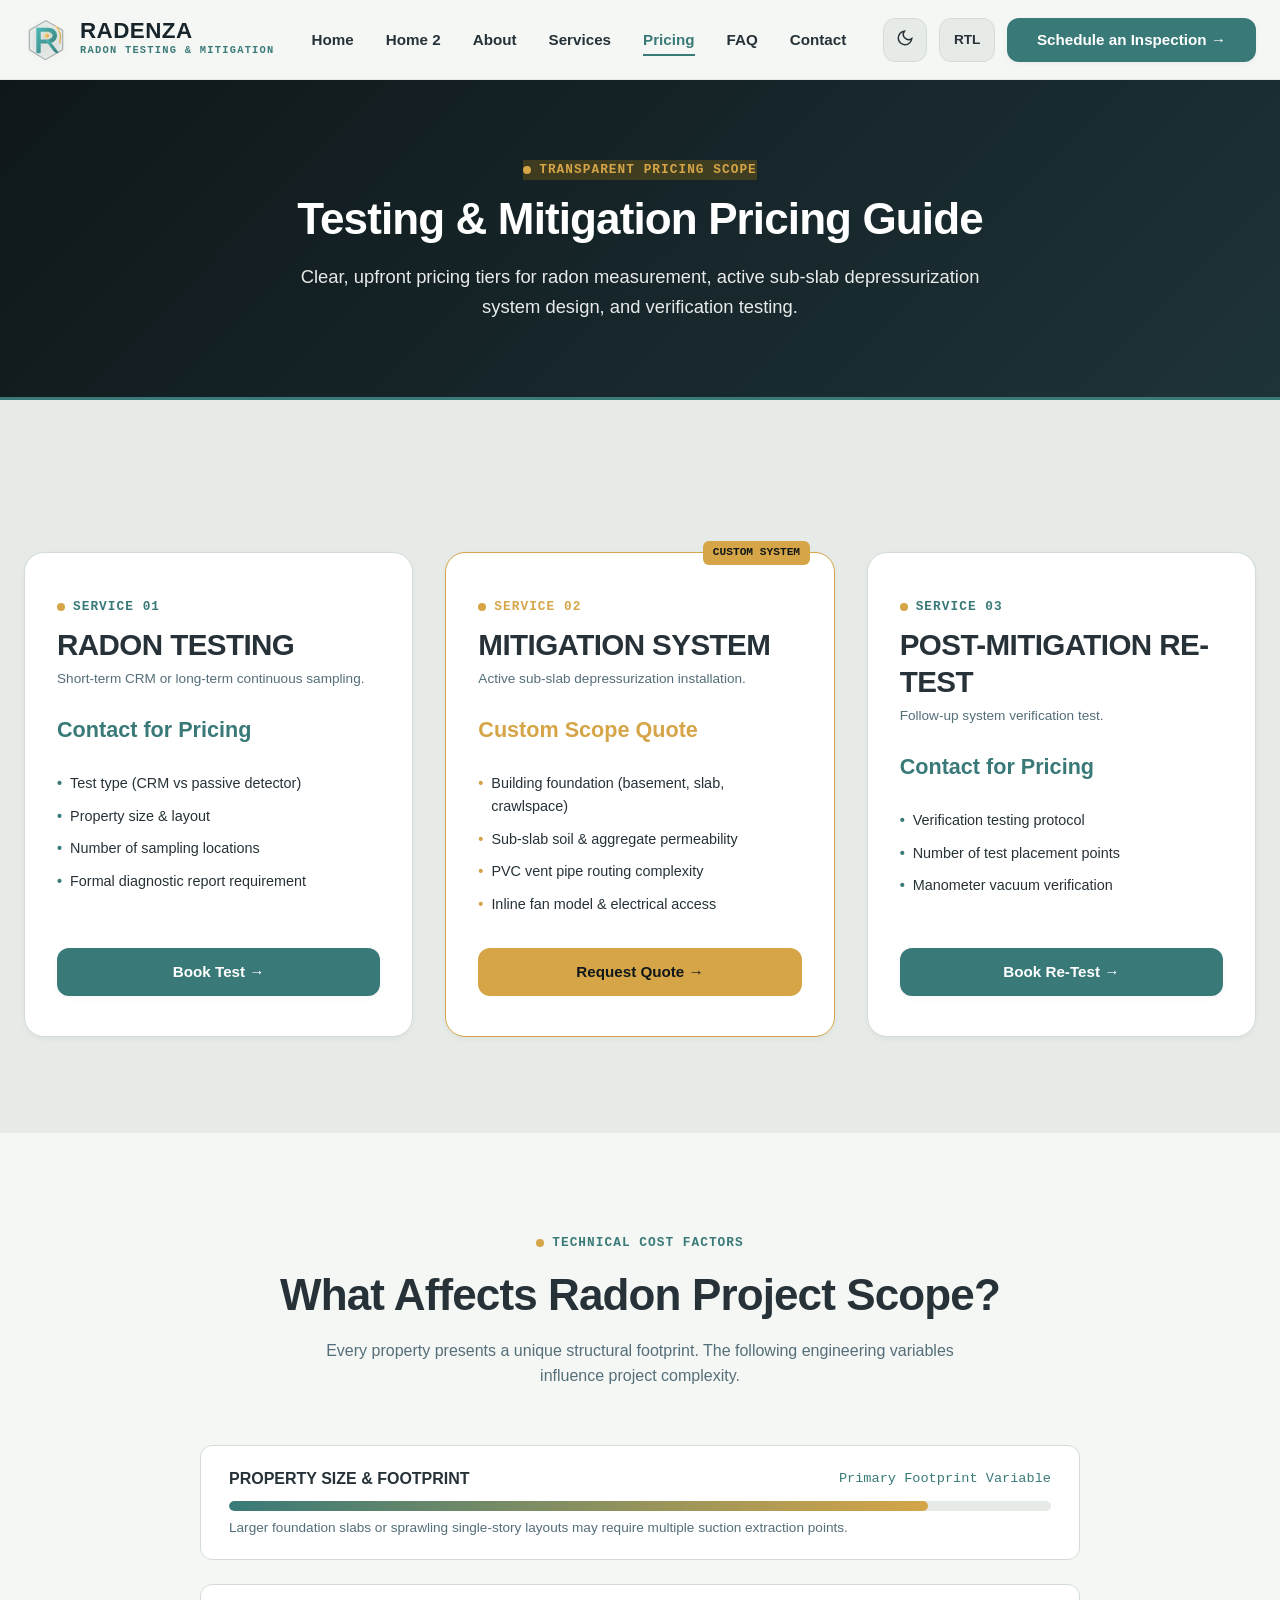
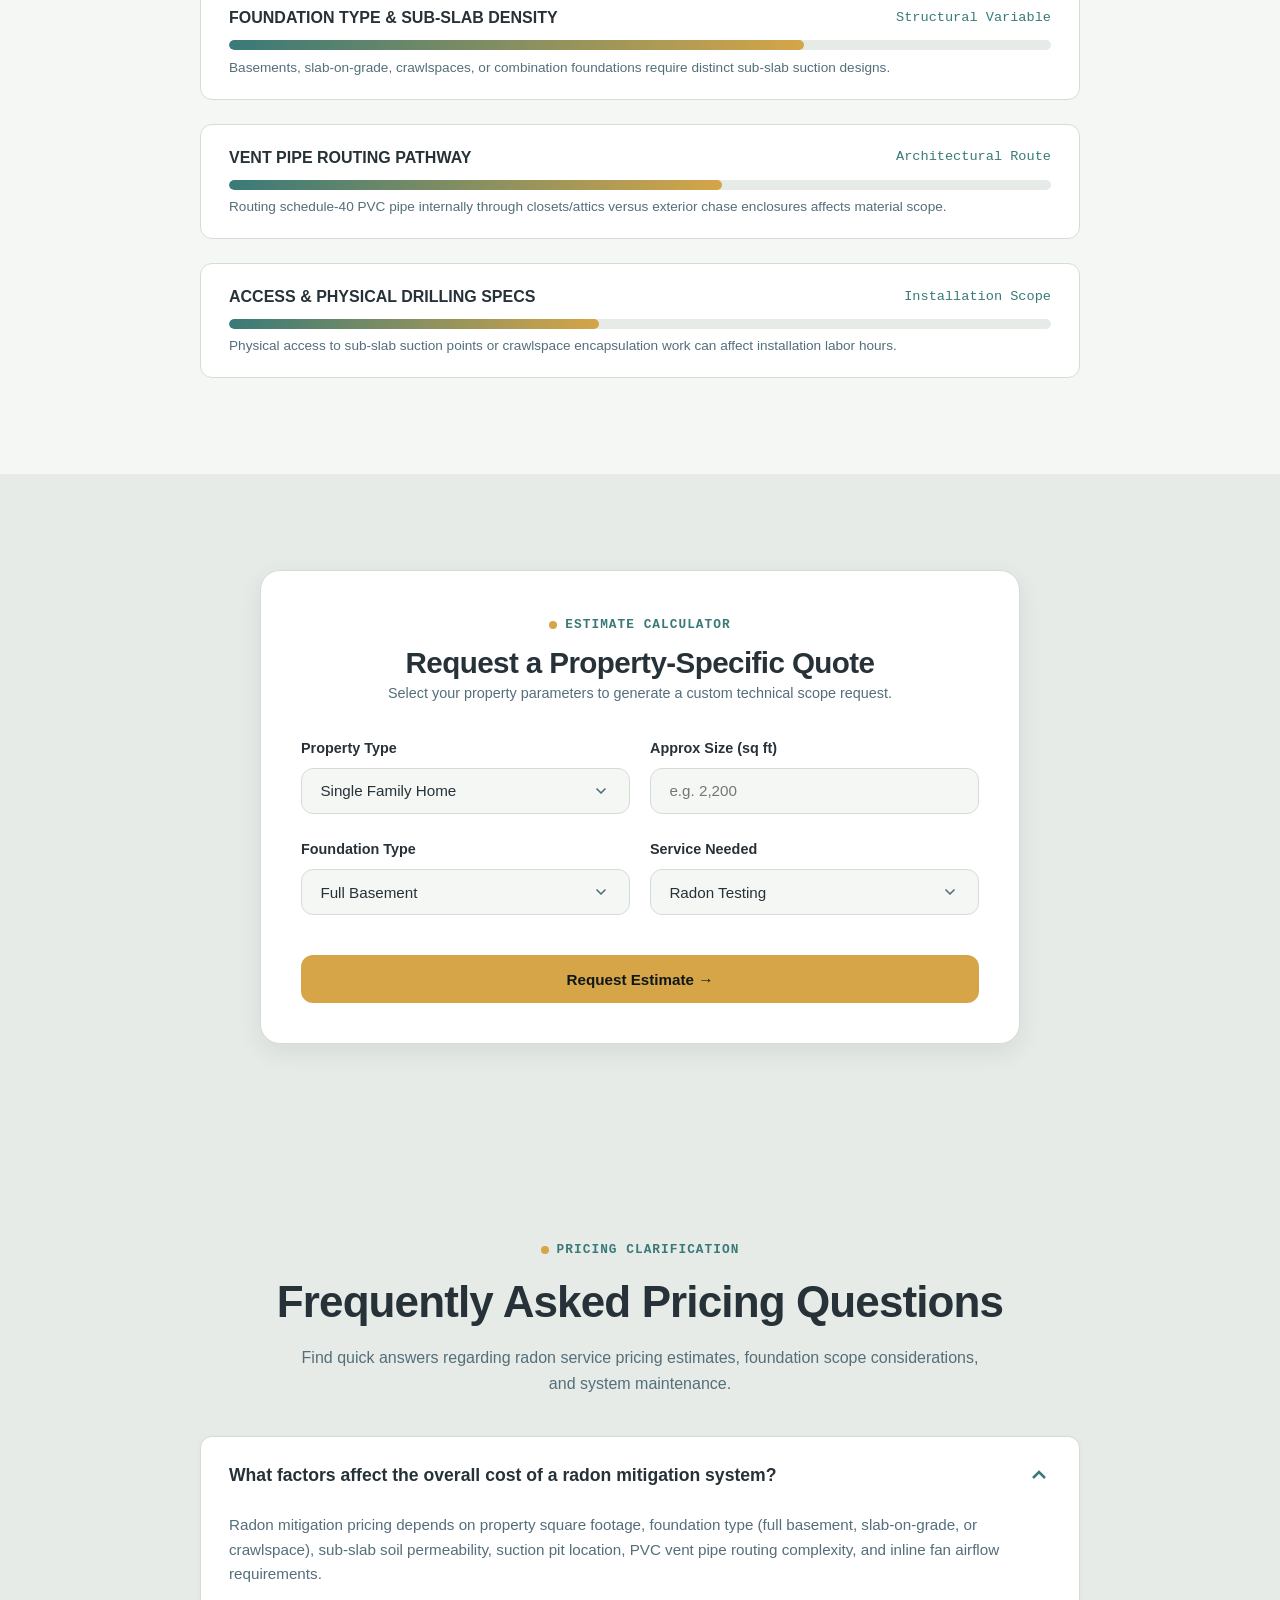
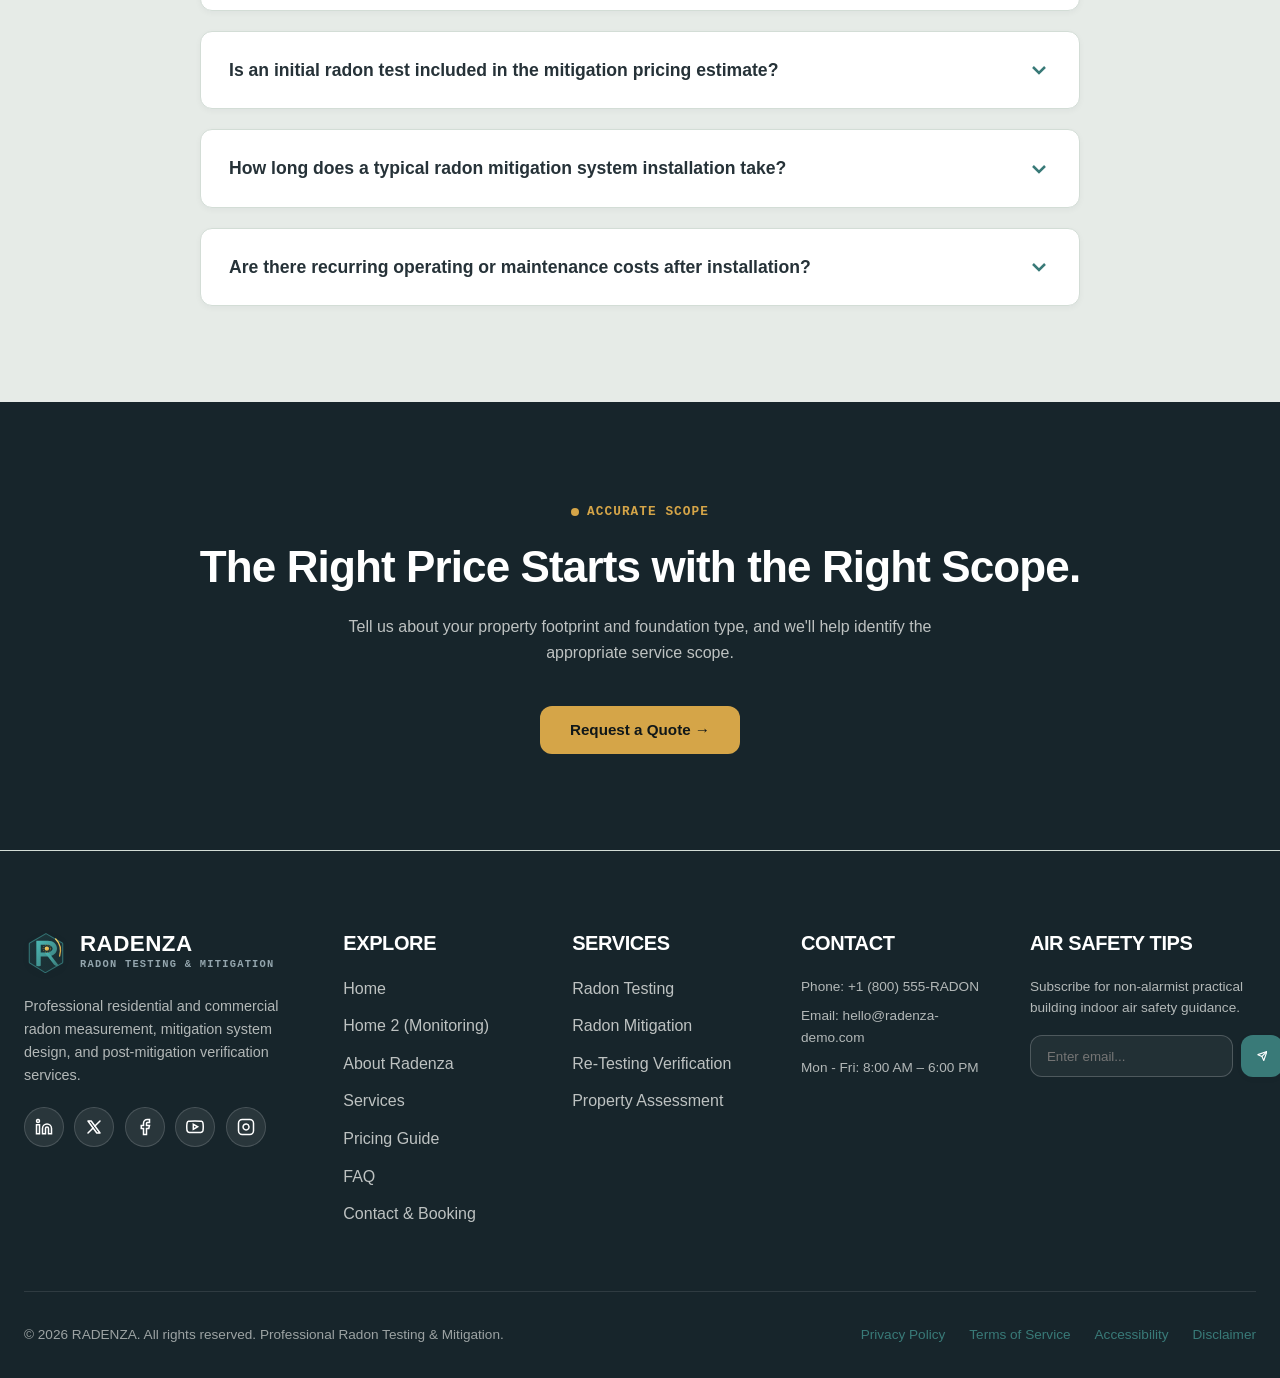
<file: pricing.html>
<!DOCTYPE html>
<html lang="en" data-theme="light" dir="ltr">
<head>
  <meta charset="UTF-8">
  <meta name="viewport" content="width=device-width, initial-scale=1.0">
  <title>Radon Testing &amp; Mitigation Pricing Guide | Radenza</title>
  <meta name="description" content="Understand the technical factors that influence radon testing and mitigation system installation costs based on property foundation and scope.">
  <meta property="og:title" content="Pricing Guide | Radenza">
  <meta property="og:description" content="Scope-based property assessment pricing guide for radon testing and mitigation systems.">
  <meta property="og:type" content="website">
  <link rel="icon" type="image/svg+xml" href="assets/images/favicon.svg">
  <link rel="alternate icon" href="favicon.svg">
  <link rel="stylesheet" href="assets/css/style.css">
</head>
<body>

  <!-- GLOBAL STICKY NAVBAR -->
  <header class="site-header" id="siteHeader">
    <div class="container nav-container">
      <a href="index.html" class="brand-logo" aria-label="Radenza Radon Testing Home">
        <!-- Luxury SVG Logo: Geometric R Monogram + Radon Detection Sensor + Environmental Airflow Arc -->
        <svg class="logo-svg" viewBox="0 0 100 100" fill="none" xmlns="http://www.w3.org/2000/svg" aria-hidden="true">
          <defs>
            <linearGradient id="radenzaTealGrad5" x1="0%" y1="0%" x2="100%" y2="100%">
              <stop offset="0%" stop-color="#397A78"/>
              <stop offset="100%" stop-color="#1E4745"/>
            </linearGradient>
            <linearGradient id="radenzaBrightTeal5" x1="0%" y1="0%" x2="100%" y2="100%">
              <stop offset="0%" stop-color="#4CB8B4"/>
              <stop offset="100%" stop-color="#397A78"/>
            </linearGradient>
            <linearGradient id="radenzaAmberGrad5" x1="0%" y1="0%" x2="100%" y2="100%">
              <stop offset="0%" stop-color="#FCD566"/>
              <stop offset="100%" stop-color="#D5A548"/>
            </linearGradient>
          </defs>

          <!-- 1. Geometric Outer Shield Base -->
          <path d="M 50 6 L 86 26.5 A 3 3 0 0 1 88 29 L 88 71 A 3 3 0 0 1 86 73.5 L 50 94 A 3 3 0 0 1 47 94 L 14 73.5 A 3 3 0 0 1 12 71 L 12 29 A 3 3 0 0 1 14 26.5 Z" 
                fill="url(#radenzaTealGrad5)" fill-opacity="0.08" stroke="currentColor" stroke-width="2.5" stroke-opacity="0.35"/>

          <!-- 2. Monogram "R" Loop with Native Cutout (evenodd) -->
          <path d="M 28 22 H 54 C 67 22 75 30 75 40 C 75 50 67 58 54 58 H 38 V 78 C 38 79.5 36.5 80 35 80 H 31 C 29.5 80 28 79.5 28 78 V 22 Z M 38 31 V 49 H 52 C 59 49 65 45 65 40 C 65 35 59 31 52 31 H 38 Z" 
                fill-rule="evenodd" fill="url(#radenzaBrightTeal5)"/>

          <!-- 3. Dynamic Mitigation Ribbon Leg -->
          <path d="M 48 50 L 68 76 C 69.5 78 72 79.5 75.5 79.5 H 77.5 C 78.5 79.5 79 78.5 78 77 L 57 50 H 48 Z" 
                fill="url(#radenzaBrightTeal5)"/>

          <!-- 4. Safety Amber Radar Core -->
          <circle cx="52" cy="40" r="5" fill="url(#radenzaAmberGrad5)"/>
          <circle cx="52" cy="40" r="8.5" fill="none" stroke="#D5A548" stroke-width="1.5" stroke-dasharray="2.5 2.5" opacity="0.85"/>

          <!-- 5. Environmental Airflow Arc -->
          <path d="M 72 18 C 82 28 85 43 81 57" fill="none" stroke="url(#radenzaAmberGrad5)" stroke-width="3" stroke-linecap="round"/>
        </svg>
        <div class="brand-text-wrap">
          <span class="brand-name">RADENZA</span>
          <span class="brand-desc">RADON TESTING &amp; MITIGATION</span>
        </div>
      </a>

      <nav aria-label="Main Navigation">
        <ul class="nav-links">
          <li><a href="index.html" class="nav-link">Home</a></li>
          <li><a href="index2.html" class="nav-link">Home 2</a></li>
          <li><a href="about.html" class="nav-link">About</a></li>
          <li><a href="services.html" class="nav-link">Services</a></li>
          <li><a href="pricing.html" class="nav-link active">Pricing</a></li>
          <li><a href="faq.html" class="nav-link">FAQ</a></li>
          <li><a href="contact.html" class="nav-link">Contact</a></li>
        </ul>
      </nav>

      <div class="nav-actions">
        <button class="theme-toggle-btn" aria-label="Toggle dark mode"><span class="theme-icon"><svg width="18" height="18" viewBox="0 0 24 24" fill="none" stroke="currentColor" stroke-width="2"><path d="M21 12.79A9 9 0 1 1 11.21 3 7 7 0 0 0 21 12.79z"/></svg></span></button>
        <button class="rtl-toggle-btn" aria-label="Toggle RTL layout"><span class="rtl-label">RTL</span></button>
        <button class="btn btn-primary" data-modal-target="testingModal">Schedule an Inspection &rarr;</button>
        <button class="hamburger-btn" id="hamburgerBtn" aria-label="Open mobile menu" aria-expanded="false">
          <svg width="24" height="24" viewBox="0 0 24 24" fill="none" stroke="currentColor" stroke-width="2.5"><line x1="3" y1="6" x2="21" y2="6"/><line x1="3" y1="12" x2="21" y2="12"/><line x1="3" y1="18" x2="21" y2="18"/></svg>
        </button>
      </div>
    </div>
  </header>

  <!-- MOBILE DRAWER -->
  <div class="mobile-drawer-overlay" id="mobileDrawerOverlay">
    <div class="mobile-drawer" id="mobileDrawer" role="dialog" aria-modal="true">
      <div class="drawer-header">
        <div class="brand-text-wrap">
          <span class="brand-name">RADENZA</span>
          <span class="brand-desc">RADON TESTING &amp; MITIGATION</span>
        </div>
        <button class="drawer-close-btn" id="drawerCloseBtn">&times;</button>
      </div>
      <ul class="drawer-nav-links">
        <li><a href="index.html" class="drawer-nav-link">Home</a></li>
        <li><a href="index2.html" class="drawer-nav-link">Home 2</a></li>
        <li><a href="about.html" class="drawer-nav-link">About</a></li>
        <li><a href="services.html" class="drawer-nav-link">Services</a></li>
        <li><a href="pricing.html" class="drawer-nav-link active">Pricing</a></li>
        <li><a href="faq.html" class="drawer-nav-link">FAQ</a></li>
        <li><a href="contact.html" class="drawer-nav-link">Contact</a></li>
      </ul>
      <div class="drawer-actions">
        <div class="drawer-controls">
          <button class="theme-toggle-btn" aria-label="Toggle dark mode">
            <span class="theme-icon">
              <svg width="18" height="18" viewBox="0 0 24 24" fill="none" stroke="currentColor" stroke-width="2"><path d="M21 12.79A9 9 0 1 1 11.21 3 7 7 0 0 0 21 12.79z"/></svg>
            </span>
          </button>
          <button class="rtl-toggle-btn" aria-label="Toggle RTL layout">
            <span class="rtl-label">RTL</span>
          </button>
        </div>
        <button class="btn btn-primary" data-modal-target="testingModal" style="width: 100%;">Schedule an Inspection &rarr;</button>
      </div>
    </div>
  </div>

  <main id="mainContent">

    <!-- PRICING HERO SECTION -->
    <section class="page-hero-section" style="background: linear-gradient(135deg, #0F1719 0%, #162529 50%, #1E3338 100%); border-bottom: 3px solid var(--brand-teal); color: #FFFFFF;">
      <div class="container page-hero-container reveal-on-scroll">
        <span class="mono-tag" style="color: var(--brand-amber); background: rgba(230, 161, 0, 0.2);">TRANSPARENT PRICING SCOPE</span>
        <h1 class="page-hero-title" style="color: #FFFFFF !important;">Testing &amp; Mitigation Pricing Guide</h1>
        <p class="page-hero-subtitle" style="color: rgba(255, 255, 255, 0.9) !important;">
          Clear, upfront pricing tiers for radon measurement, active sub-slab depressurization system design, and verification testing.
        </p>
      </div>
    </section>

    <!-- PRICING — SECTION 02 — SERVICE COST GUIDE -->
    <section class="section section-pale">
      <div class="container">
        <div class="pricing-grid">

          <!-- Pricing Card 1 -->
          <div class="pricing-card reveal-on-scroll">
            <div>
              <span class="mono-tag">SERVICE 01</span>
              <h3 style="margin: 0.5rem 0 0.25rem 0;">RADON TESTING</h3>
              <p style="font-size: 0.85rem; color: var(--text-muted);">Short-term CRM or long-term continuous sampling.</p>
              
              <div class="pricing-display">Contact for Pricing</div>
              
              <ul style="list-style: none; display: flex; flex-direction: column; gap: 0.6rem; margin-bottom: 2rem; font-size: 0.9rem;">
                <li style="display: flex; gap: 0.5rem;"><span style="color: var(--brand-teal); font-weight: bold;">•</span> Test type (CRM vs passive detector)</li>
                <li style="display: flex; gap: 0.5rem;"><span style="color: var(--brand-teal); font-weight: bold;">•</span> Property size &amp; layout</li>
                <li style="display: flex; gap: 0.5rem;"><span style="color: var(--brand-teal); font-weight: bold;">•</span> Number of sampling locations</li>
                <li style="display: flex; gap: 0.5rem;"><span style="color: var(--brand-teal); font-weight: bold;">•</span> Formal diagnostic report requirement</li>
              </ul>
            </div>
            <button class="btn btn-primary" data-modal-target="testingModal" style="width: 100%;">Book Test &rarr;</button>
          </div>

          <!-- Pricing Card 2 -->
          <div class="pricing-card reveal-on-scroll" style="border-color: var(--brand-amber); position: relative;">
            <div style="position: absolute; top: -12px; right: 24px; background: var(--brand-amber); color: var(--brand-near-black); font-family: var(--font-mono); font-size: 0.7rem; font-weight: 700; padding: 0.2rem 0.6rem; border-radius: var(--radius-sm);">CUSTOM SYSTEM</div>
            <div>
              <span class="mono-tag" style="color: var(--brand-amber);">SERVICE 02</span>
              <h3 style="margin: 0.5rem 0 0.25rem 0;">MITIGATION SYSTEM</h3>
              <p style="font-size: 0.85rem; color: var(--text-muted);">Active sub-slab depressurization installation.</p>
              
              <div class="pricing-display" style="color: var(--brand-amber);">Custom Scope Quote</div>
              
              <ul style="list-style: none; display: flex; flex-direction: column; gap: 0.6rem; margin-bottom: 2rem; font-size: 0.9rem;">
                <li style="display: flex; gap: 0.5rem;"><span style="color: var(--brand-amber); font-weight: bold;">•</span> Building foundation (basement, slab, crawlspace)</li>
                <li style="display: flex; gap: 0.5rem;"><span style="color: var(--brand-amber); font-weight: bold;">•</span> Sub-slab soil &amp; aggregate permeability</li>
                <li style="display: flex; gap: 0.5rem;"><span style="color: var(--brand-amber); font-weight: bold;">•</span> PVC vent pipe routing complexity</li>
                <li style="display: flex; gap: 0.5rem;"><span style="color: var(--brand-amber); font-weight: bold;">•</span> Inline fan model &amp; electrical access</li>
              </ul>
            </div>
            <button class="btn btn-amber" data-modal-target="quoteModal" style="width: 100%;">Request Quote &rarr;</button>
          </div>

          <!-- Pricing Card 3 -->
          <div class="pricing-card reveal-on-scroll">
            <div>
              <span class="mono-tag">SERVICE 03</span>
              <h3 style="margin: 0.5rem 0 0.25rem 0;">POST-MITIGATION RE-TEST</h3>
              <p style="font-size: 0.85rem; color: var(--text-muted);">Follow-up system verification test.</p>
              
              <div class="pricing-display">Contact for Pricing</div>
              
              <ul style="list-style: none; display: flex; flex-direction: column; gap: 0.6rem; margin-bottom: 2rem; font-size: 0.9rem;">
                <li style="display: flex; gap: 0.5rem;"><span style="color: var(--brand-teal); font-weight: bold;">•</span> Verification testing protocol</li>
                <li style="display: flex; gap: 0.5rem;"><span style="color: var(--brand-teal); font-weight: bold;">•</span> Number of test placement points</li>
                <li style="display: flex; gap: 0.5rem;"><span style="color: var(--brand-teal); font-weight: bold;">•</span> Manometer vacuum verification</li>
              </ul>
            </div>
            <button class="btn btn-primary" data-modal-target="testingModal" style="width: 100%;">Book Re-Test &rarr;</button>
          </div>

        </div>
      </div>
    </section>

    <!-- PRICING — SECTION 03 — WHAT AFFECTS PROJECT COST -->
    <section class="section">
      <div class="container">
        <div class="text-center reveal-on-scroll">
          <span class="mono-tag">TECHNICAL COST FACTORS</span>
          <h2 style="margin: 0.75rem 0 1rem 0;">What Affects Radon Project Scope?</h2>
          <p>Every property presents a unique structural footprint. The following engineering variables influence project complexity.</p>
        </div>

        <div class="cost-bars-container">
          
          <div class="cost-factor-row reveal-on-scroll">
            <div class="cost-factor-header">
              <span style="font-weight: 700;">PROPERTY SIZE &amp; FOOTPRINT</span>
              <span style="font-family: var(--font-mono); font-size: 0.85rem; color: var(--brand-teal);">Primary Footprint Variable</span>
            </div>
            <div class="cost-factor-bar-bg">
              <div class="cost-factor-bar-fill" data-width="85%"></div>
            </div>
            <p style="font-size: 0.85rem; margin-top: 0.4rem; color: var(--text-muted);">Larger foundation slabs or sprawling single-story layouts may require multiple suction extraction points.</p>
          </div>

          <div class="cost-factor-row reveal-on-scroll">
            <div class="cost-factor-header">
              <span style="font-weight: 700;">FOUNDATION TYPE &amp; SUB-SLAB DENSITY</span>
              <span style="font-family: var(--font-mono); font-size: 0.85rem; color: var(--brand-teal);">Structural Variable</span>
            </div>
            <div class="cost-factor-bar-bg">
              <div class="cost-factor-bar-fill" data-width="70%"></div>
            </div>
            <p style="font-size: 0.85rem; margin-top: 0.4rem; color: var(--text-muted);">Basements, slab-on-grade, crawlspaces, or combination foundations require distinct sub-slab suction designs.</p>
          </div>

          <div class="cost-factor-row reveal-on-scroll">
            <div class="cost-factor-header">
              <span style="font-weight: 700;">VENT PIPE ROUTING PATHWAY</span>
              <span style="font-family: var(--font-mono); font-size: 0.85rem; color: var(--brand-teal);">Architectural Route</span>
            </div>
            <div class="cost-factor-bar-bg">
              <div class="cost-factor-bar-fill" data-width="60%"></div>
            </div>
            <p style="font-size: 0.85rem; margin-top: 0.4rem; color: var(--text-muted);">Routing schedule-40 PVC pipe internally through closets/attics versus exterior chase enclosures affects material scope.</p>
          </div>

          <div class="cost-factor-row reveal-on-scroll">
            <div class="cost-factor-header">
              <span style="font-weight: 700;">ACCESS &amp; PHYSICAL DRILLING SPECS</span>
              <span style="font-family: var(--font-mono); font-size: 0.85rem; color: var(--brand-teal);">Installation Scope</span>
            </div>
            <div class="cost-factor-bar-bg">
              <div class="cost-factor-bar-fill" data-width="45%"></div>
            </div>
            <p style="font-size: 0.85rem; margin-top: 0.4rem; color: var(--text-muted);">Physical access to sub-slab suction points or crawlspace encapsulation work can affect installation labor hours.</p>
          </div>

        </div>
      </div>
    </section>

    <!-- PRICING — SECTION 04 — REQUEST A PROPERTY-SPECIFIC QUOTE PANEL -->
    <section class="section section-pale">
      <div class="container">
        <div style="max-width: 760px; margin: 0 auto; background: var(--bg-surface); padding: 2.5rem; border-radius: var(--radius-lg); border: 1px solid var(--border-color); box-shadow: var(--shadow-md);" class="reveal-on-scroll">
          <div class="text-center" style="margin-bottom: 2rem;">
            <span class="mono-tag">ESTIMATE CALCULATOR</span>
            <h3 style="margin-top: 0.5rem;">Request a Property-Specific Quote</h3>
            <p style="font-size: 0.9rem;">Select your property parameters to generate a custom technical scope request.</p>
          </div>

          <form onsubmit="event.preventDefault(); document.getElementById('quoteModal').classList.add('active');">
            <div class="form-grid-2">
              <div class="form-group">
                <label class="form-label">Property Type</label>
                <select class="form-control">
                  <option>Single Family Home</option>
                  <option>Apartment / Condo</option>
                  <option>Commercial Property</option>
                </select>
              </div>

              <div class="form-group">
                <label class="form-label">Approx Size (sq ft)</label>
                <input type="text" class="form-control" placeholder="e.g. 2,200">
              </div>
            </div>

            <div class="form-grid-2">
              <div class="form-group">
                <label class="form-label">Foundation Type</label>
                <select class="form-control">
                  <option>Full Basement</option>
                  <option>Slab-on-Grade</option>
                  <option>Crawlspace</option>
                  <option>Mixed / Combination</option>
                </select>
              </div>

              <div class="form-group">
                <label class="form-label">Service Needed</label>
                <select class="form-control">
                  <option>Radon Testing</option>
                  <option>Mitigation System</option>
                  <option>Post-Mitigation Re-Test</option>
                  <option>Not Sure / Needs Review</option>
                </select>
              </div>
            </div>

            <button type="submit" class="btn btn-amber" style="width: 100%; margin-top: 1rem;">Request Estimate &rarr;</button>
          </form>
        </div>
      </div>
    </section>

    <!-- PRICING — SECTION 05 — FREQUENTLY ASKED PRICING QUESTIONS (DROPDOWN ACCORDION) -->
    <section class="section section-pale">
      <div class="container">
        <div class="text-center reveal-on-scroll">
          <span class="mono-tag">PRICING CLARIFICATION</span>
          <h2 style="margin: 0.75rem 0 1rem 0;">Frequently Asked Pricing Questions</h2>
          <p style="max-width: 680px; margin: 0 auto;">
            Find quick answers regarding radon service pricing estimates, foundation scope considerations, and system maintenance.
          </p>
        </div>

        <div class="faq-accordion-group reveal-on-scroll" style="margin-top: 2.5rem;">
          
          <!-- Dropdown Question 1 -->
          <details class="faq-item" open>
            <summary class="faq-trigger">
              <span>What factors affect the overall cost of a radon mitigation system?</span>
              <svg class="faq-chevron" viewBox="0 0 24 24" fill="none" stroke="currentColor" stroke-width="2.5"><polyline points="6 9 12 15 18 9"/></svg>
            </summary>
            <div style="padding: 0 1.75rem 1.5rem 1.75rem; color: var(--text-muted); font-size: 0.95rem; line-height: 1.6;">
              Radon mitigation pricing depends on property square footage, foundation type (full basement, slab-on-grade, or crawlspace), sub-slab soil permeability, suction pit location, PVC vent pipe routing complexity, and inline fan airflow requirements.
            </div>
          </details>

          <!-- Dropdown Question 2 -->
          <details class="faq-item">
            <summary class="faq-trigger">
              <span>Is an initial radon test included in the mitigation pricing estimate?</span>
              <svg class="faq-chevron" viewBox="0 0 24 24" fill="none" stroke="currentColor" stroke-width="2.5"><polyline points="6 9 12 15 18 9"/></svg>
            </summary>
            <div style="padding: 0 1.75rem 1.5rem 1.75rem; color: var(--text-muted); font-size: 0.95rem; line-height: 1.6;">
              Initial continuous radon monitoring (CRM) or analytical test placement is quoted separately to baseline indoor radon levels. However, post-mitigation verification testing can be bundled into full active depressurization system installation packages.
            </div>
          </details>

          <!-- Dropdown Question 3 -->
          <details class="faq-item">
            <summary class="faq-trigger">
              <span>How long does a typical radon mitigation system installation take?</span>
              <svg class="faq-chevron" viewBox="0 0 24 24" fill="none" stroke="currentColor" stroke-width="2.5"><polyline points="6 9 12 15 18 9"/></svg>
            </summary>
            <div style="padding: 0 1.75rem 1.5rem 1.75rem; color: var(--text-muted); font-size: 0.95rem; line-height: 1.6;">
              Most residential active sub-slab depressurization installations are completed in 3 to 5 hours by certified technicians, including diagnostic pressure field testing, foundation sealing, PVC pipe installation, fan mounting, and system calibration.
            </div>
          </details>

          <!-- Dropdown Question 4 -->
          <details class="faq-item">
            <summary class="faq-trigger">
              <span>Are there recurring operating or maintenance costs after installation?</span>
              <svg class="faq-chevron" viewBox="0 0 24 24" fill="none" stroke="currentColor" stroke-width="2.5"><polyline points="6 9 12 15 18 9"/></svg>
            </summary>
            <div style="padding: 0 1.75rem 1.5rem 1.75rem; color: var(--text-muted); font-size: 0.95rem; line-height: 1.6;">
              Active mitigation systems run continuously on low-wattage silent EC inline fans with minimal electricity usage ($3 to $7/month). We recommend replacing inline fan units every 5–8 years and conducting routine verification re-testing every 2 years.
            </div>
          </details>

        </div>
      </div>
    </section>

    <!-- PRICING — SECTION 06 — CTA -->
    <section class="section section-dark">
      <div class="container text-center reveal-on-scroll">
        <span class="mono-tag" style="color: var(--brand-amber);">ACCURATE SCOPE</span>
        <h2 style="margin: 1rem 0 1.25rem 0; color: #FFFFFF;">The Right Price Starts with the Right Scope.</h2>
        <p style="max-width: 650px; margin: 0 auto 2.5rem auto;">
          Tell us about your property footprint and foundation type, and we'll help identify the appropriate service scope.
        </p>
        <button class="btn btn-amber" data-modal-target="quoteModal">Request a Quote &rarr;</button>
      </div>
    </section>

  </main>

  <!-- UNIVERSAL MODALS -->
  <!-- 1. Book a Radon Test Modal -->
  <div class="modal-overlay" id="testingModal" role="dialog" aria-modal="true" aria-labelledby="testModalTitle">
    <div class="modal-dialog">
      <button class="modal-close-btn" aria-label="Close dialog">&times;</button>
      <div class="modal-header">
        <span class="mono-tag">SCHEDULE ASSESSMENT</span>
        <h3 id="testModalTitle" style="margin-top: 0.4rem;">Book a Radon Test</h3>
      </div>
      <form class="modal-form">
        <div class="modal-form-body">
          <div class="form-group">
            <label class="form-label">Full Name</label>
            <input type="text" class="form-control" required placeholder="Jane Doe">
          </div>
          <div class="form-grid-2">
            <div class="form-group">
              <label class="form-label">Email Address</label>
              <input type="email" class="form-control" required placeholder="jane@example.com">
            </div>
            <div class="form-group">
              <label class="form-label">Phone Number</label>
              <input type="tel" class="form-control" required placeholder="+1 (555) 000-0000">
            </div>
          </div>
          <div class="form-grid-2">
            <div class="form-group">
              <label class="form-label">Property Type</label>
              <select class="form-control" required>
                <option value="Single Family">Single Family Home</option>
                <option value="Condo">Apartment / Condo</option>
                <option value="Commercial">Commercial Building</option>
              </select>
            </div>
            <div class="form-group">
              <label class="form-label">Preferred Date</label>
              <input type="date" class="form-control" required>
            </div>
          </div>
          <button type="submit" class="btn btn-primary" style="width: 100%; margin-top: 1rem;">Continue &rarr;</button>
        </div>
      </form>
    </div>
  </div>

  <!-- 2. Request Mitigation Quote Modal -->
  <div class="modal-overlay" id="quoteModal" role="dialog" aria-modal="true" aria-labelledby="quoteModalTitle">
    <div class="modal-dialog">
      <button class="modal-close-btn" aria-label="Close dialog">&times;</button>
      <div class="modal-header">
        <span class="mono-tag">SYSTEM PLANNING</span>
        <h3 id="quoteModalTitle" style="margin-top: 0.4rem;">Request Mitigation Quote</h3>
      </div>
      <form class="modal-form">
        <div class="modal-form-body">
          <div class="form-group">
            <label class="form-label">Property Type</label>
            <select class="form-control" required>
              <option value="Single Family">Single Family Residence</option>
              <option value="Multi-Family">Multi-Family Structure</option>
              <option value="Commercial">Commercial / Office</option>
            </select>
          </div>
          <div class="form-grid-2">
            <div class="form-group">
              <label class="form-label">Foundation Type</label>
              <select class="form-control" required>
                <option value="Basement">Basement</option>
                <option value="Slab">Slab-on-Grade</option>
                <option value="Crawlspace">Crawlspace</option>
                <option value="Mixed">Mixed Foundation</option>
              </select>
            </div>
            <div class="form-group">
              <label class="form-label">Approx Size (sq ft)</label>
              <input type="number" class="form-control" placeholder="e.g. 2400">
            </div>
          </div>
          <div class="form-group">
            <label class="form-label">ZIP / Postal Code</label>
            <input type="text" class="form-control" required placeholder="12345">
          </div>
          <button type="submit" class="btn btn-amber" style="width: 100%; margin-top: 1rem;">Request Estimate &rarr;</button>
        </div>
      </form>
    </div>
  </div>

  <footer class="site-footer">
    <div class="container">
      <div class="footer-grid">
        <div>
          <a href="index.html" class="brand-logo" style="margin-bottom: 1.25rem; display: inline-flex;" aria-label="Radenza Home">
            <svg class="logo-svg" viewBox="0 0 100 100" fill="none" xmlns="http://www.w3.org/2000/svg" aria-hidden="true">
              <defs>
                <linearGradient id="footerTealGrad5" x1="0%" y1="0%" x2="100%" y2="100%">
                  <stop offset="0%" stop-color="#4CB8B4"/>
                  <stop offset="100%" stop-color="#397A78"/>
                </linearGradient>
                <linearGradient id="footerAmberGrad5" x1="0%" y1="0%" x2="100%" y2="100%">
                  <stop offset="0%" stop-color="#FCD566"/>
                  <stop offset="100%" stop-color="#D5A548"/>
                </linearGradient>
              </defs>
              <path d="M 50 6 L 86 26.5 A 3 3 0 0 1 88 29 L 88 71 A 3 3 0 0 1 86 73.5 L 50 94 A 3 3 0 0 1 47 94 L 14 73.5 A 3 3 0 0 1 12 71 L 12 29 A 3 3 0 0 1 14 26.5 Z" 
                    fill="url(#footerTealGrad5)" fill-opacity="0.12" stroke="#4CB8B4" stroke-width="2.5" stroke-opacity="0.5"/>
              <path d="M 28 22 H 54 C 67 22 75 30 75 40 C 75 50 67 58 54 58 H 38 V 78 C 38 79.5 36.5 80 35 80 H 31 C 29.5 80 28 79.5 28 78 V 22 Z M 38 31 V 49 H 52 C 59 49 65 45 65 40 C 65 35 59 31 52 31 H 38 Z" 
                    fill-rule="evenodd" fill="url(#footerTealGrad5)"/>
              <path d="M 48 50 L 68 76 C 69.5 78 72 79.5 75.5 79.5 H 77.5 C 78.5 79.5 79 78.5 78 77 L 57 50 H 48 Z" 
                    fill="url(#footerTealGrad5)"/>
              <circle cx="52" cy="40" r="5" fill="url(#footerAmberGrad5)"/>
              <circle cx="52" cy="40" r="8.5" fill="none" stroke="#D5A548" stroke-width="1.5" stroke-dasharray="2.5 2.5" opacity="0.85"/>
              <path d="M 72 18 C 82 28 85 43 81 57" fill="none" stroke="url(#footerAmberGrad5)" stroke-width="3" stroke-linecap="round"/>
            </svg>
            <div class="brand-text-wrap">
              <span class="brand-name" style="color: #FFFFFF;">RADENZA</span>
              <span class="brand-desc" style="color: #94A6AE;">RADON TESTING &amp; MITIGATION</span>
            </div>
          </a>
          <p style="font-size: 0.9rem;">
            Professional residential and commercial radon measurement, mitigation system design, and post-mitigation verification services.
          </p>

          <!-- Social Media Icons Bar -->
          <div style="display: flex; gap: 0.65rem; margin-top: 1.25rem;">
            <a href="#" class="social-icon-btn" aria-label="LinkedIn Profile" title="LinkedIn">
              <svg width="18" height="18" viewBox="0 0 24 24" fill="none" stroke="currentColor" stroke-width="2"><path d="M16 8a6 6 0 0 1 6 6v7h-4v-7a2 2 0 0 0-2-2 2 2 0 0 0-2 2v7h-4v-7a6 6 0 0 1 6-6z"/><rect x="2" y="9" width="4" height="12"/><circle cx="4" cy="4" r="2"/></svg>
            </a>
            <a href="#" class="social-icon-btn" aria-label="X Profile" title="X (Twitter)">
              <svg width="18" height="18" viewBox="0 0 24 24" fill="none" stroke="currentColor" stroke-width="2" stroke-linecap="round" stroke-linejoin="round"><path d="M4 4l11.733 16h4.267l-11.733 -16z"/><path d="M4 20l6.768 -6.768m2.46 -2.46l6.772 -6.772"/></svg>
            </a>
            <a href="#" class="social-icon-btn" aria-label="Facebook Page" title="Facebook">
              <svg width="18" height="18" viewBox="0 0 24 24" fill="none" stroke="currentColor" stroke-width="2"><path d="M18 2h-3a5 5 0 0 0-5 5v3H7v4h3v8h4v-8h3l1-4h-4V7a1 1 0 0 1 1-1h3z"/></svg>
            </a>
            <a href="#" class="social-icon-btn" aria-label="YouTube Channel" title="YouTube">
              <svg width="18" height="18" viewBox="0 0 24 24" fill="none" stroke="currentColor" stroke-width="2"><path d="M22.54 6.42a2.78 2.78 0 0 0-1.94-2C18.88 4 12 4 12 4s-6.88 0-8.6.46a2.78 2.78 0 0 0-1.94 2A29 29 0 0 0 1 11.75a29 29 0 0 0 .46 5.33A2.78 2.78 0 0 0 3.4 19c1.72.46 8.6.46 8.6.46s6.88 0 8.6-.46a2.78 2.78 0 0 0 1.94-2 29 29 0 0 0 .46-5.25 29 29 0 0 0-.46-5.33z"/><polygon points="9.75 15.02 15.5 11.75 9.75 8.48 9.75 15.02"/></svg>
            </a>
            <a href="#" class="social-icon-btn" aria-label="Instagram Profile" title="Instagram">
              <svg width="18" height="18" viewBox="0 0 24 24" fill="none" stroke="currentColor" stroke-width="2"><rect x="2" y="2" width="20" height="20" rx="5" ry="5"/><path d="M16 11.37A4 4 0 1 1 12.63 8 4 4 0 0 1 16 11.37z"/><line x1="17.5" y1="6.5" x2="17.51" y2="6.5"/></svg>
            </a>
          </div>
        </div>

        <div>
          <h4>EXPLORE</h4>
          <ul class="footer-links">
            <li><a href="index.html">Home</a></li>
            <li><a href="index2.html">Home 2 (Monitoring)</a></li>
            <li><a href="about.html">About Radenza</a></li>
            <li><a href="services.html">Services</a></li>
            <li><a href="pricing.html">Pricing Guide</a></li>
            <li><a href="faq.html">FAQ</a></li>
            <li><a href="contact.html">Contact &amp; Booking</a></li>
          </ul>
        </div>

        <div>
          <h4>SERVICES</h4>
          <ul class="footer-links">
            <li><a href="services.html">Radon Testing</a></li>
            <li><a href="services.html">Radon Mitigation</a></li>
            <li><a href="services.html">Re-Testing Verification</a></li>
            <li><a href="services.html">Property Assessment</a></li>
          </ul>
        </div>

        <div>
          <h4>CONTACT</h4>
          <p style="font-size: 0.85rem; margin-bottom: 0.5rem;">Phone: +1 (800) 555-RADON</p>
          <p style="font-size: 0.85rem; margin-bottom: 0.5rem;">Email: hello@radenza-demo.com</p>
          <p style="font-size: 0.85rem;">Mon - Fri: 8:00 AM – 6:00 PM</p>
        </div>

        <div>
          <h4>AIR SAFETY TIPS</h4>
          <p style="font-size: 0.85rem;">Subscribe for non-alarmist practical building indoor air safety guidance.</p>
          <form class="newsletter-form" onsubmit="event.preventDefault(); alert('Thank you for subscribing to Radenza educational updates.');">
            <input type="email" class="newsletter-input" placeholder="Enter email..." required>
            <button type="submit" class="btn btn-primary newsletter-btn" aria-label="Subscribe to newsletter" title="Subscribe">
              <svg width="18" height="18" viewBox="0 0 24 24" fill="none" stroke="currentColor" stroke-width="2.5" stroke-linecap="round" stroke-linejoin="round"><line x1="22" y1="2" x2="11" y2="13"/><polygon points="22 2 15 22 11 13 2 9 22 2"/></svg>
            </button>
          </form>
        </div>
      </div>

      <div class="footer-bottom">
        <div>&copy; 2026 RADENZA. All rights reserved. Professional Radon Testing &amp; Mitigation.</div>
        <div class="footer-bottom-links">
          <a href="#">Privacy Policy</a>
          <a href="#">Terms of Service</a>
          <a href="#">Accessibility</a>
          <a href="#">Disclaimer</a>
        </div>
      </div>
    </div>
  </footer>

  <button id="backToTopBtn" style="position: fixed; bottom: 2rem; right: 2rem; width: 44px; height: 44px; border-radius: 50%; background: var(--brand-teal); color: #FFF; border: none; cursor: pointer; opacity: 0; pointer-events: none; transition: all 0.3s; z-index: 999; display: flex; align-items: center; justify-content: center;" aria-label="Back to top">
    &uarr;
  </button>

  <script src="assets/js/main.js"></script>
  <script src="assets/js/navigation.js"></script>
  <script src="assets/js/modal.js"></script>
  <script src="assets/js/booking.js"></script>
</body>
</html>
</file>
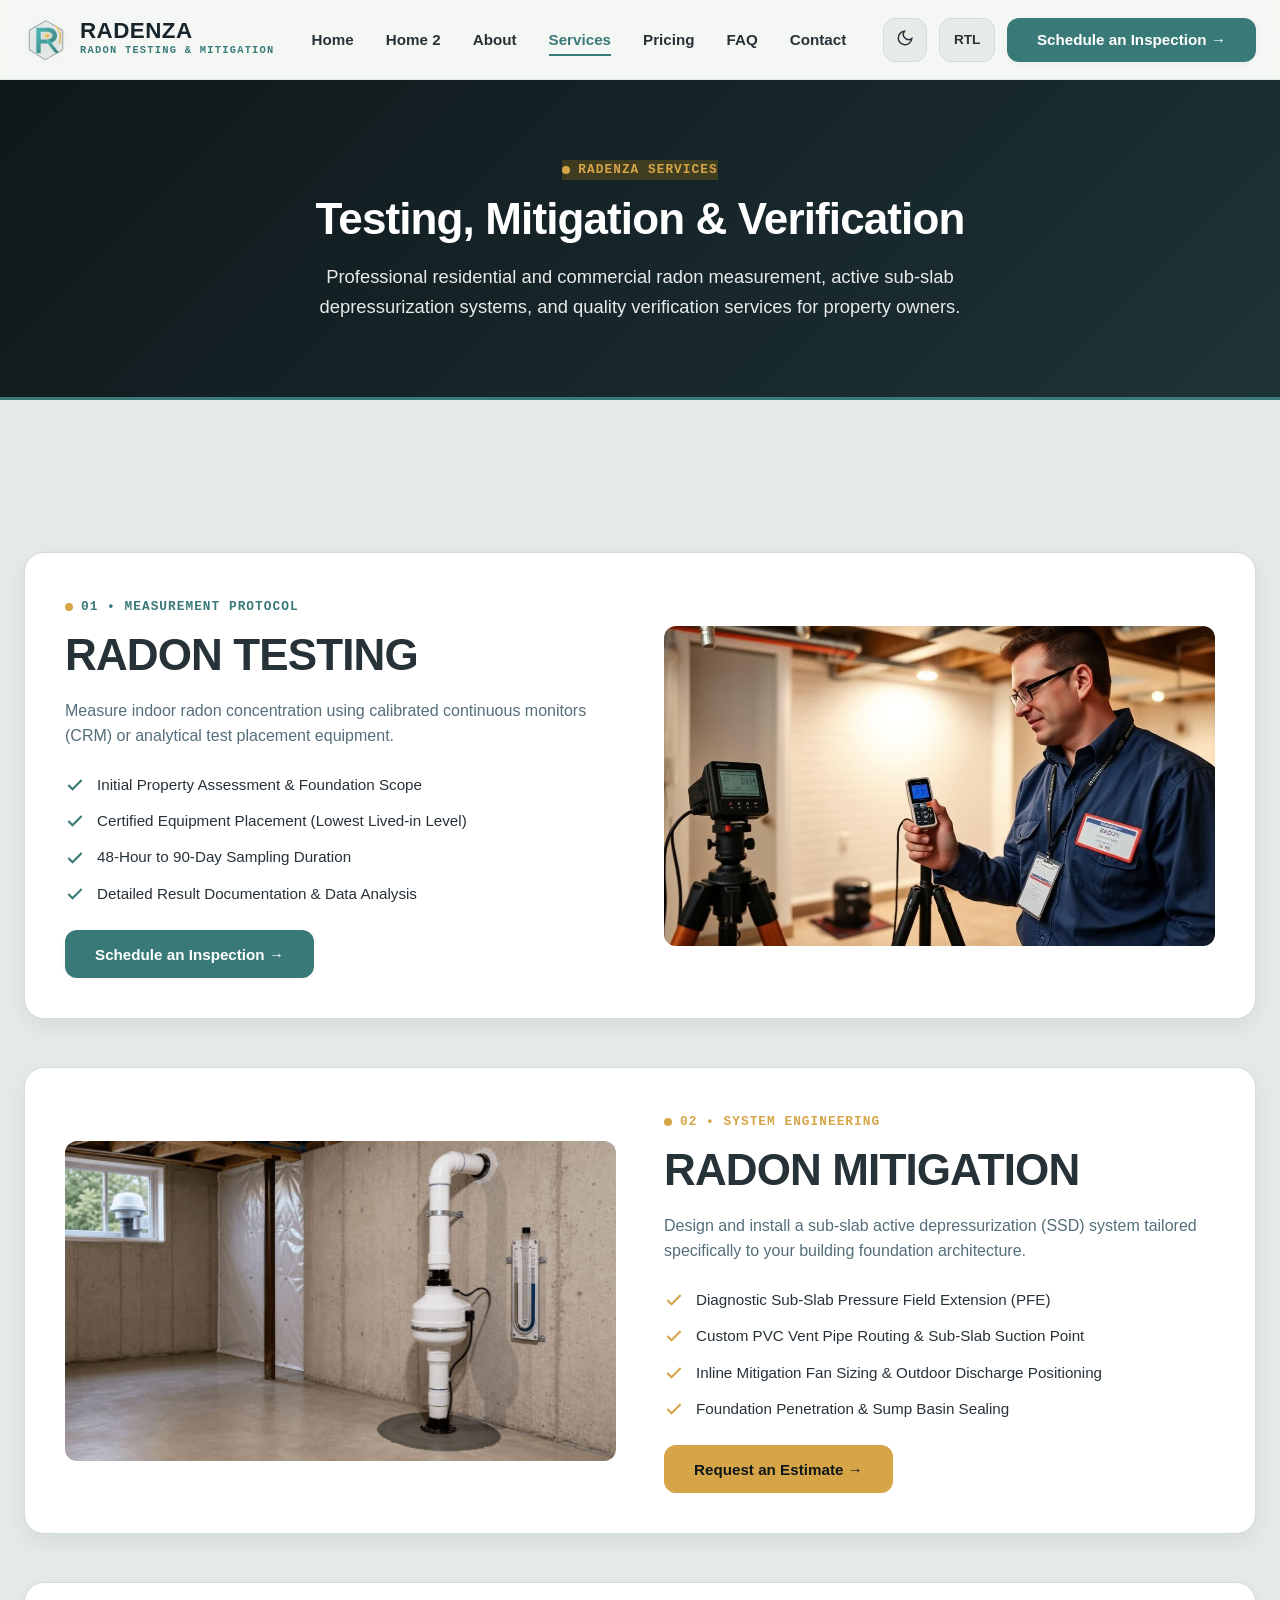
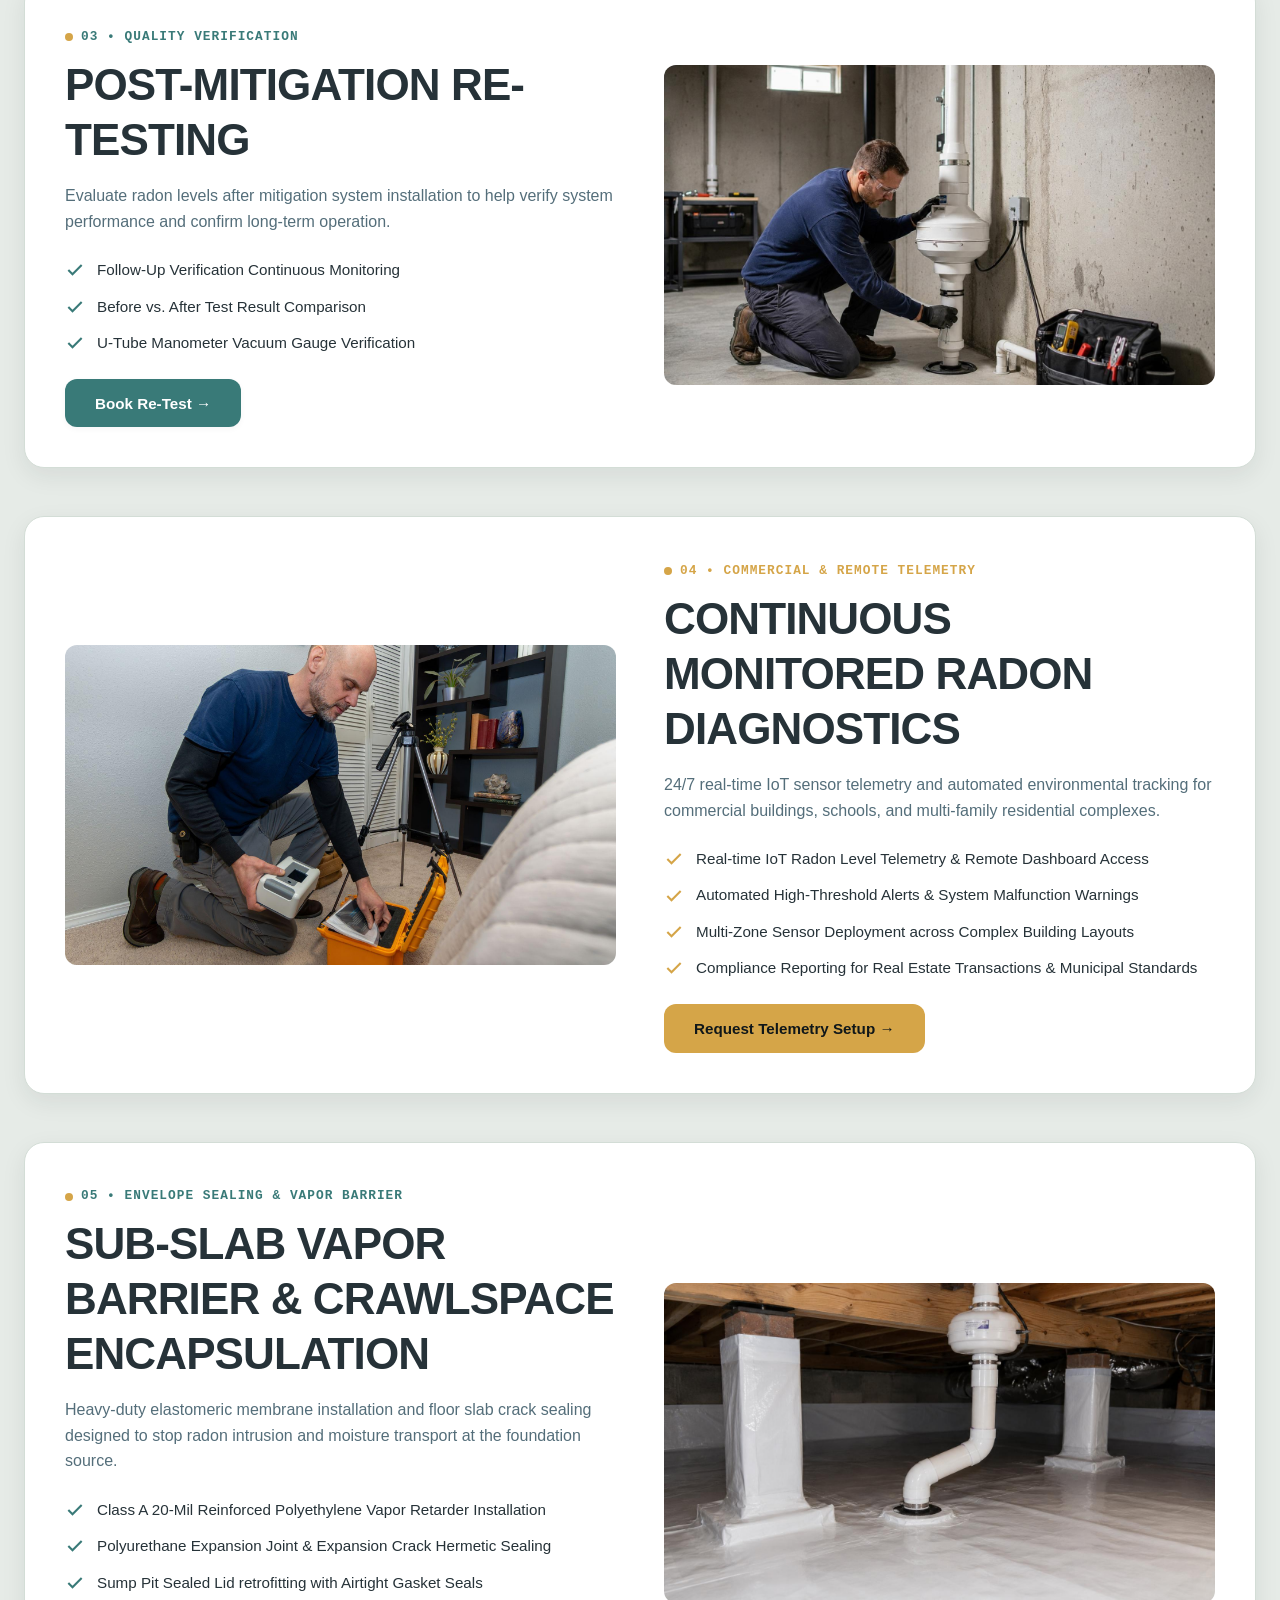
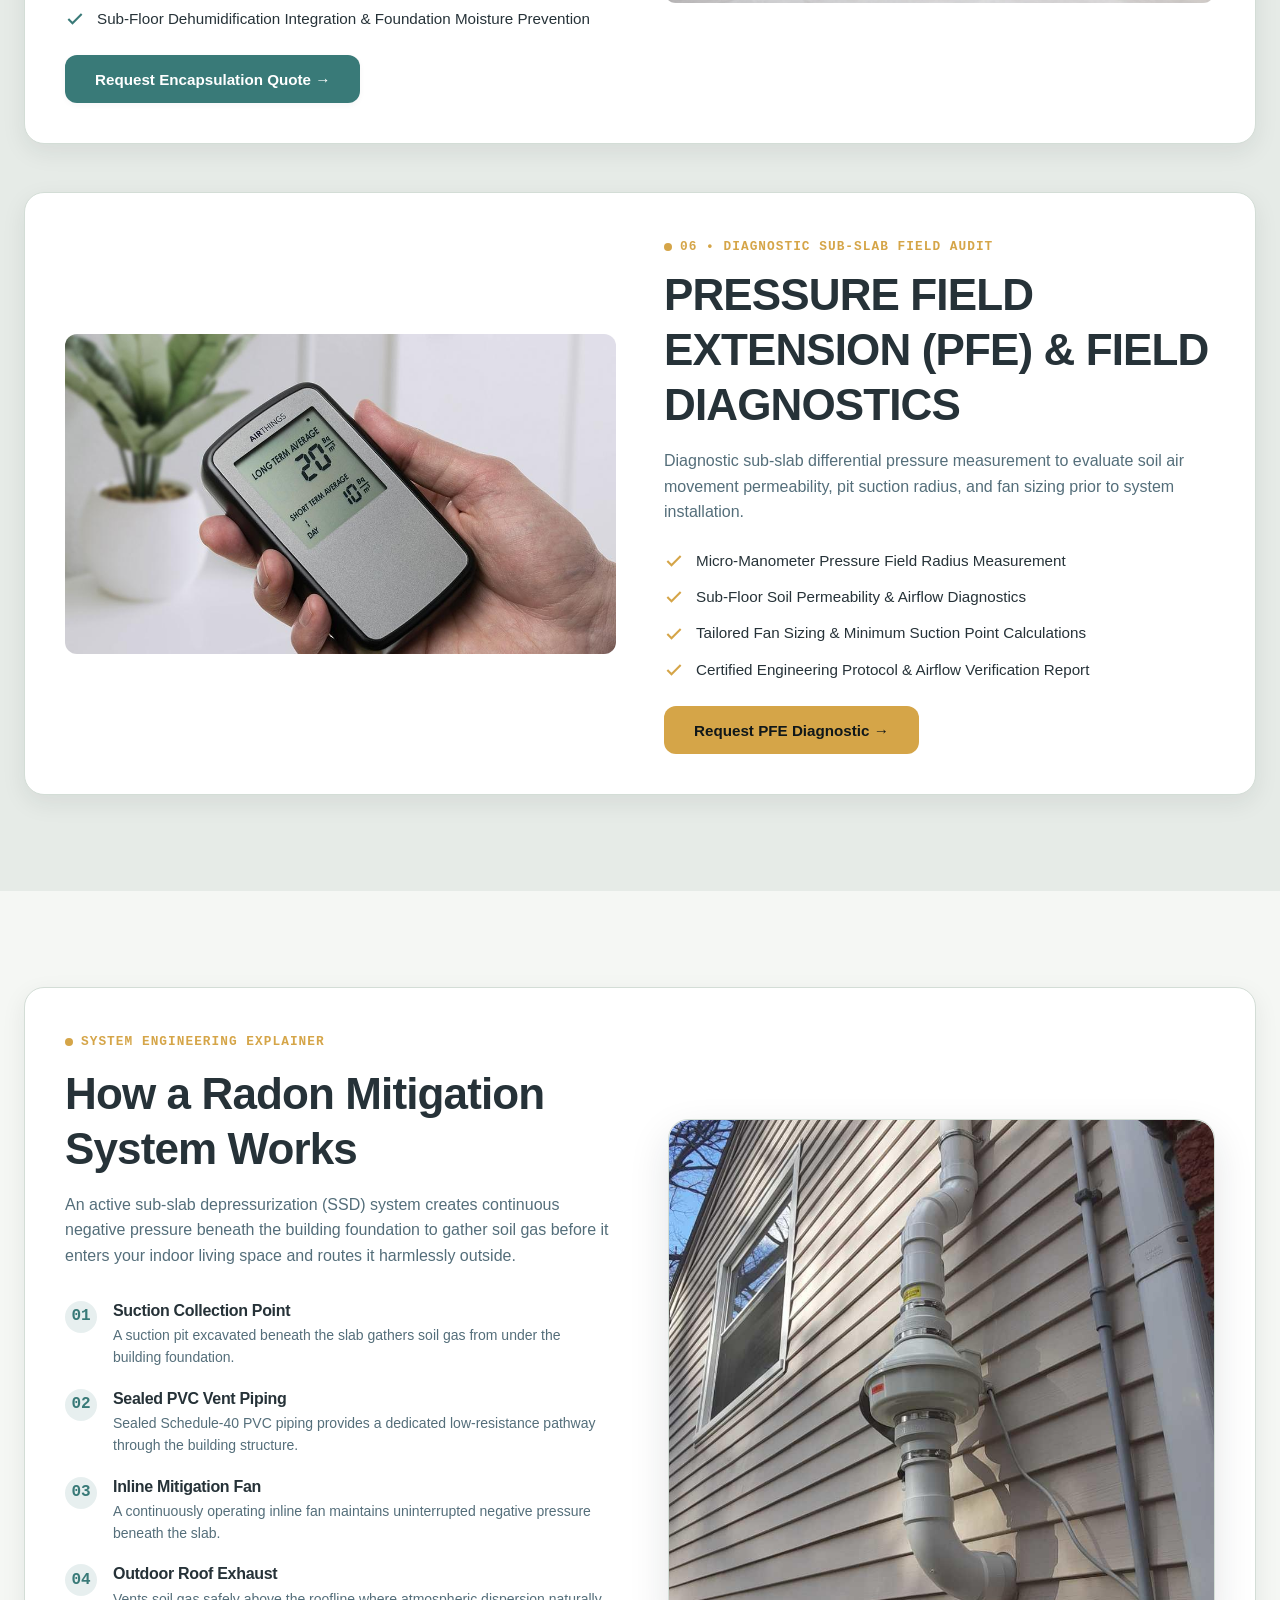
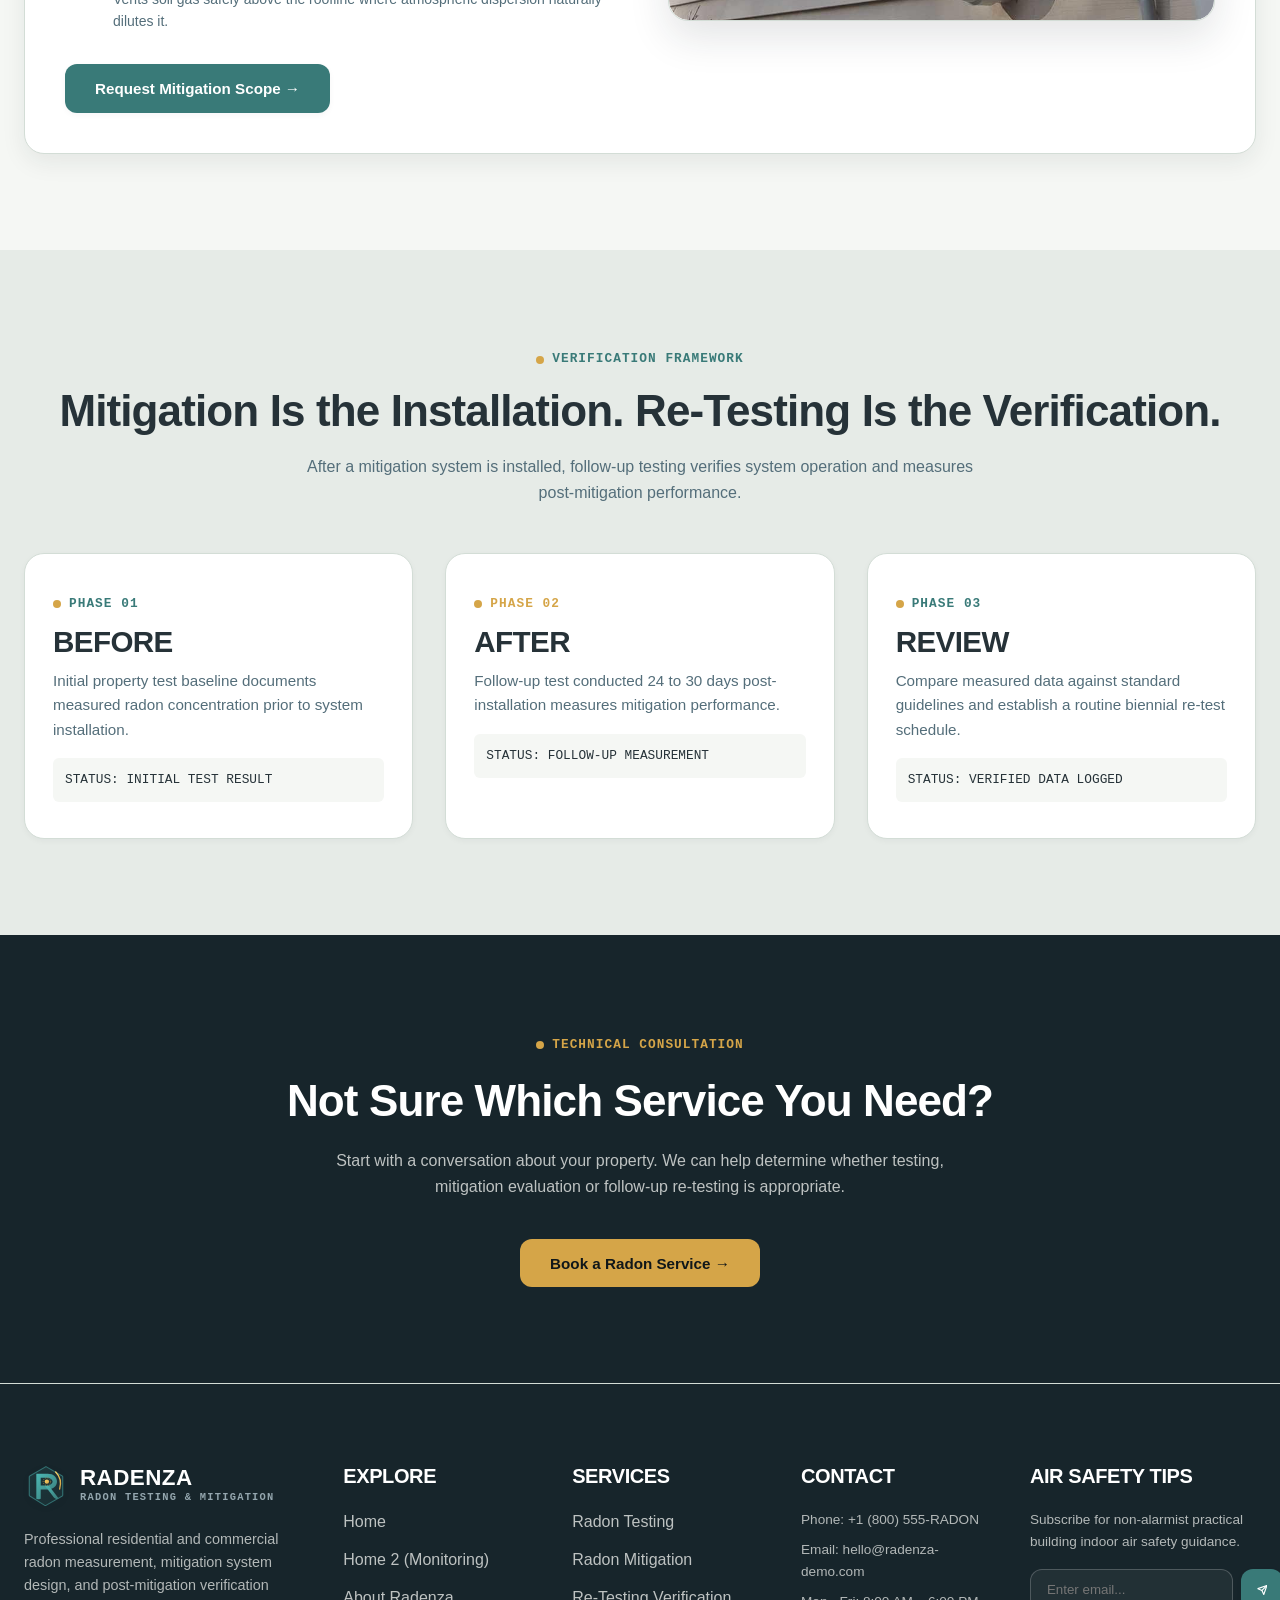
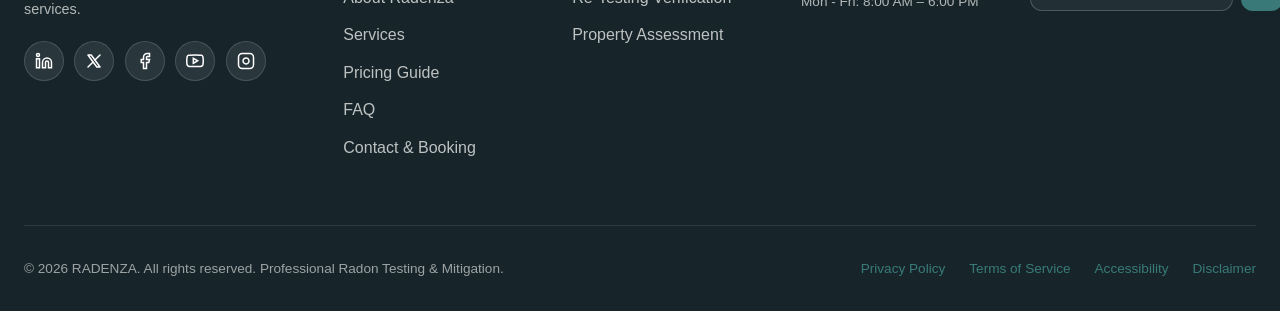
<file: services.html>
<!DOCTYPE html>
<html lang="en" data-theme="light" dir="ltr">
<head>
  <meta charset="UTF-8">
  <meta name="viewport" content="width=device-width, initial-scale=1.0">
  <title>Radon Testing &amp; Mitigation Services | Radenza</title>
  <meta name="description" content="Professional radon testing, active sub-slab mitigation system engineering, and post-installation verification services for property owners.">
  <meta property="og:title" content="Radon Services | Radenza">
  <meta property="og:description" content="Scientific indoor air measurement, sub-slab depressurization systems, and verification re-testing.">
  <meta property="og:type" content="website">
  <link rel="icon" type="image/svg+xml" href="assets/images/favicon.svg">
  <link rel="alternate icon" href="favicon.svg">
  <link rel="stylesheet" href="assets/css/style.css">
</head>
<body>

  <!-- GLOBAL STICKY NAVBAR -->
  <header class="site-header" id="siteHeader">
    <div class="container nav-container">
      <a href="index.html" class="brand-logo" aria-label="Radenza Radon Testing Home">
        <!-- Luxury SVG Logo: Geometric R Monogram + Radon Detection Sensor + Environmental Airflow Arc -->
        <svg class="logo-svg" viewBox="0 0 100 100" fill="none" xmlns="http://www.w3.org/2000/svg" aria-hidden="true">
          <defs>
            <linearGradient id="radenzaTealGrad3" x1="0%" y1="0%" x2="100%" y2="100%">
              <stop offset="0%" stop-color="#397A78"/>
              <stop offset="100%" stop-color="#1E4745"/>
            </linearGradient>
            <linearGradient id="radenzaBrightTeal3" x1="0%" y1="0%" x2="100%" y2="100%">
              <stop offset="0%" stop-color="#4CB8B4"/>
              <stop offset="100%" stop-color="#397A78"/>
            </linearGradient>
            <linearGradient id="radenzaAmberGrad3" x1="0%" y1="0%" x2="100%" y2="100%">
              <stop offset="0%" stop-color="#FCD566"/>
              <stop offset="100%" stop-color="#D5A548"/>
            </linearGradient>
          </defs>

          <!-- 1. Geometric Outer Shield Base -->
          <path d="M 50 6 L 86 26.5 A 3 3 0 0 1 88 29 L 88 71 A 3 3 0 0 1 86 73.5 L 50 94 A 3 3 0 0 1 47 94 L 14 73.5 A 3 3 0 0 1 12 71 L 12 29 A 3 3 0 0 1 14 26.5 Z" 
                fill="url(#radenzaTealGrad3)" fill-opacity="0.08" stroke="currentColor" stroke-width="2.5" stroke-opacity="0.35"/>

          <!-- 2. Monogram "R" Loop with Native Cutout (evenodd) -->
          <path d="M 28 22 H 54 C 67 22 75 30 75 40 C 75 50 67 58 54 58 H 38 V 78 C 38 79.5 36.5 80 35 80 H 31 C 29.5 80 28 79.5 28 78 V 22 Z M 38 31 V 49 H 52 C 59 49 65 45 65 40 C 65 35 59 31 52 31 H 38 Z" 
                fill-rule="evenodd" fill="url(#radenzaBrightTeal3)"/>

          <!-- 3. Dynamic Mitigation Ribbon Leg -->
          <path d="M 48 50 L 68 76 C 69.5 78 72 79.5 75.5 79.5 H 77.5 C 78.5 79.5 79 78.5 78 77 L 57 50 H 48 Z" 
                fill="url(#radenzaBrightTeal3)"/>

          <!-- 4. Safety Amber Radar Core -->
          <circle cx="52" cy="40" r="5" fill="url(#radenzaAmberGrad3)"/>
          <circle cx="52" cy="40" r="8.5" fill="none" stroke="#D5A548" stroke-width="1.5" stroke-dasharray="2.5 2.5" opacity="0.85"/>

          <!-- 5. Environmental Airflow Arc -->
          <path d="M 72 18 C 82 28 85 43 81 57" fill="none" stroke="url(#radenzaAmberGrad3)" stroke-width="3" stroke-linecap="round"/>
        </svg>
        <div class="brand-text-wrap">
          <span class="brand-name">RADENZA</span>
          <span class="brand-desc">RADON TESTING &amp; MITIGATION</span>
        </div>
      </a>

      <nav aria-label="Main Navigation">
        <ul class="nav-links">
          <li><a href="index.html" class="nav-link">Home</a></li>
          <li><a href="index2.html" class="nav-link">Home 2</a></li>
          <li><a href="about.html" class="nav-link">About</a></li>
          <li><a href="services.html" class="nav-link active">Services</a></li>
          <li><a href="pricing.html" class="nav-link">Pricing</a></li>
          <li><a href="faq.html" class="nav-link">FAQ</a></li>
          <li><a href="contact.html" class="nav-link">Contact</a></li>
        </ul>
      </nav>

      <div class="nav-actions">
        <button class="theme-toggle-btn" aria-label="Toggle dark mode"><span class="theme-icon"><svg width="18" height="18" viewBox="0 0 24 24" fill="none" stroke="currentColor" stroke-width="2"><path d="M21 12.79A9 9 0 1 1 11.21 3 7 7 0 0 0 21 12.79z"/></svg></span></button>
        <button class="rtl-toggle-btn" aria-label="Toggle RTL layout"><span class="rtl-label">RTL</span></button>
        <button class="btn btn-primary" data-modal-target="testingModal">Schedule an Inspection &rarr;</button>
        <button class="hamburger-btn" id="hamburgerBtn" aria-label="Open mobile menu" aria-expanded="false">
          <svg width="24" height="24" viewBox="0 0 24 24" fill="none" stroke="currentColor" stroke-width="2.5"><line x1="3" y1="6" x2="21" y2="6"/><line x1="3" y1="12" x2="21" y2="12"/><line x1="3" y1="18" x2="21" y2="18"/></svg>
        </button>
      </div>
    </div>
  </header>

  <!-- MOBILE DRAWER -->
  <div class="mobile-drawer-overlay" id="mobileDrawerOverlay">
    <div class="mobile-drawer" id="mobileDrawer" role="dialog" aria-modal="true">
      <div class="drawer-header">
        <div class="brand-text-wrap">
          <span class="brand-name">RADENZA</span>
          <span class="brand-desc">RADON TESTING &amp; MITIGATION</span>
        </div>
        <button class="drawer-close-btn" id="drawerCloseBtn">&times;</button>
      </div>
      <ul class="drawer-nav-links">
        <li><a href="index.html" class="drawer-nav-link">Home</a></li>
        <li><a href="index2.html" class="drawer-nav-link">Home 2</a></li>
        <li><a href="about.html" class="drawer-nav-link">About</a></li>
        <li><a href="services.html" class="drawer-nav-link active">Services</a></li>
        <li><a href="pricing.html" class="drawer-nav-link">Pricing</a></li>
        <li><a href="faq.html" class="drawer-nav-link">FAQ</a></li>
        <li><a href="contact.html" class="drawer-nav-link">Contact</a></li>
      </ul>
      <div class="drawer-actions">
        <div class="drawer-controls">
          <button class="theme-toggle-btn" aria-label="Toggle dark mode">
            <span class="theme-icon">
              <svg width="18" height="18" viewBox="0 0 24 24" fill="none" stroke="currentColor" stroke-width="2"><path d="M21 12.79A9 9 0 1 1 11.21 3 7 7 0 0 0 21 12.79z"/></svg>
            </span>
          </button>
          <button class="rtl-toggle-btn" aria-label="Toggle RTL layout">
            <span class="rtl-label">RTL</span>
          </button>
        </div>
        <button class="btn btn-primary" data-modal-target="testingModal" style="width: 100%;">Schedule an Inspection &rarr;</button>
      </div>
    </div>
  </div>

  <main id="mainContent">

    <!-- SERVICES HERO SECTION -->
    <section class="page-hero-section" style="background: linear-gradient(135deg, #0F1719 0%, #162529 50%, #1E3338 100%); border-bottom: 3px solid var(--brand-teal); color: #FFFFFF;">
      <div class="container page-hero-container reveal-on-scroll">
        <span class="mono-tag" style="color: var(--brand-amber); background: rgba(230, 161, 0, 0.2);">RADENZA SERVICES</span>
        <h1 class="page-hero-title" style="color: #FFFFFF !important;">Testing, Mitigation &amp; Verification</h1>
        <p class="page-hero-subtitle" style="color: rgba(255, 255, 255, 0.9) !important;">
          Professional residential and commercial radon measurement, active sub-slab depressurization systems, and quality verification services for property owners.
        </p>
      </div>
    </section>

    <!-- SERVICES — SECTION 02 — SERVICE EXPLORER -->
    <section class="section section-pale">
      <div class="container">
        <div class="service-cards-grid">

          <!-- Service 1: Radon Testing -->
          <div class="service-feature-card reveal-on-scroll">
            <div>
              <span class="mono-tag">01 • MEASUREMENT PROTOCOL</span>
              <h2 style="margin: 0.5rem 0 1rem 0;">RADON TESTING</h2>
              <p>Measure indoor radon concentration using calibrated continuous monitors (CRM) or analytical test placement equipment.</p>
              
              <ul class="service-spec-list">
                <li class="service-spec-item">
                  <svg class="service-spec-icon" viewBox="0 0 24 24" fill="none" stroke="currentColor" stroke-width="2.5"><polyline points="20 6 9 17 4 12"/></svg>
                  Initial Property Assessment &amp; Foundation Scope
                </li>
                <li class="service-spec-item">
                  <svg class="service-spec-icon" viewBox="0 0 24 24" fill="none" stroke="currentColor" stroke-width="2.5"><polyline points="20 6 9 17 4 12"/></svg>
                  Certified Equipment Placement (Lowest Lived-in Level)
                </li>
                <li class="service-spec-item">
                  <svg class="service-spec-icon" viewBox="0 0 24 24" fill="none" stroke="currentColor" stroke-width="2.5"><polyline points="20 6 9 17 4 12"/></svg>
                  48-Hour to 90-Day Sampling Duration
                </li>
                <li class="service-spec-item">
                  <svg class="service-spec-icon" viewBox="0 0 24 24" fill="none" stroke="currentColor" stroke-width="2.5"><polyline points="20 6 9 17 4 12"/></svg>
                  Detailed Result Documentation &amp; Data Analysis
                </li>
              </ul>

              <button class="btn btn-primary" data-modal-target="testingModal">Schedule an Inspection &rarr;</button>
            </div>

            <div>
              <img src="assets/images/Radon testing technician.jpg" alt="Professional technician checking calibrated continuous radon monitor" class="service-card-img" style="border-radius: 12px; object-fit: cover; max-height: 380px; width: 100%;">
            </div>
          </div>

          <!-- Service 2: Radon Mitigation -->
          <div class="service-feature-card reveal-on-scroll">
            <div>
              <img src="assets/images/Radon mitigation system.jpg" alt="Professional radon mitigation pipe system installation" class="service-card-img" style="border-radius: 12px; object-fit: cover; max-height: 380px; width: 100%;">
            </div>

            <div>
              <span class="mono-tag" style="color: var(--brand-amber);">02 • SYSTEM ENGINEERING</span>
              <h2 style="margin: 0.5rem 0 1rem 0;">RADON MITIGATION</h2>
              <p>Design and install a sub-slab active depressurization (SSD) system tailored specifically to your building foundation architecture.</p>

              <ul class="service-spec-list">
                <li class="service-spec-item">
                  <svg class="service-spec-icon" viewBox="0 0 24 24" fill="none" stroke="#D5A548" stroke-width="2.5"><polyline points="20 6 9 17 4 12"/></svg>
                  Diagnostic Sub-Slab Pressure Field Extension (PFE)
                </li>
                <li class="service-spec-item">
                  <svg class="service-spec-icon" viewBox="0 0 24 24" fill="none" stroke="#D5A548" stroke-width="2.5"><polyline points="20 6 9 17 4 12"/></svg>
                  Custom PVC Vent Pipe Routing &amp; Sub-Slab Suction Point
                </li>
                <li class="service-spec-item">
                  <svg class="service-spec-icon" viewBox="0 0 24 24" fill="none" stroke="#D5A548" stroke-width="2.5"><polyline points="20 6 9 17 4 12"/></svg>
                  Inline Mitigation Fan Sizing &amp; Outdoor Discharge Positioning
                </li>
                <li class="service-spec-item">
                  <svg class="service-spec-icon" viewBox="0 0 24 24" fill="none" stroke="#D5A548" stroke-width="2.5"><polyline points="20 6 9 17 4 12"/></svg>
                  Foundation Penetration &amp; Sump Basin Sealing
                </li>
              </ul>

              <button class="btn btn-amber" data-modal-target="quoteModal">Request an Estimate &rarr;</button>
            </div>
          </div>

          <!-- Service 3: Post-Mitigation Re-Testing -->
          <div class="service-feature-card reveal-on-scroll">
            <div>
              <span class="mono-tag">03 • QUALITY VERIFICATION</span>
              <h2 style="margin: 0.5rem 0 1rem 0;">POST-MITIGATION RE-TESTING</h2>
              <p>Evaluate radon levels after mitigation system installation to help verify system performance and confirm long-term operation.</p>

              <ul class="service-spec-list">
                <li class="service-spec-item">
                  <svg class="service-spec-icon" viewBox="0 0 24 24" fill="none" stroke="currentColor" stroke-width="2.5"><polyline points="20 6 9 17 4 12"/></svg>
                  Follow-Up Verification Continuous Monitoring
                </li>
                <li class="service-spec-item">
                  <svg class="service-spec-icon" viewBox="0 0 24 24" fill="none" stroke="currentColor" stroke-width="2.5"><polyline points="20 6 9 17 4 12"/></svg>
                  Before vs. After Test Result Comparison
                </li>
                <li class="service-spec-item">
                  <svg class="service-spec-icon" viewBox="0 0 24 24" fill="none" stroke="currentColor" stroke-width="2.5"><polyline points="20 6 9 17 4 12"/></svg>
                  U-Tube Manometer Vacuum Gauge Verification
                </li>
              </ul>

              <button class="btn btn-primary" data-modal-target="testingModal">Book Re-Test &rarr;</button>
            </div>

            <div>
              <img src="assets/images/Final inspection.jpg" alt="Environmental technician reviewing post-mitigation re-testing continuous device" class="service-card-img" style="border-radius: 12px; object-fit: cover; max-height: 380px; width: 100%;">
            </div>
          </div>

          <!-- Service 4: Continuous Radon Telemetry & Remote Monitoring -->
          <div class="service-feature-card reveal-on-scroll">
            <div>
              <img src="assets/images/Indoor air testing.jpg" alt="Continuous Radon Telemetry Monitoring System" class="service-card-img" style="border-radius: 12px; object-fit: cover; max-height: 380px; width: 100%;">
            </div>

            <div>
              <span class="mono-tag" style="color: var(--brand-amber);">04 • COMMERCIAL &amp; REMOTE TELEMETRY</span>
              <h2 style="margin: 0.5rem 0 1rem 0;">CONTINUOUS MONITORED RADON DIAGNOSTICS</h2>
              <p>24/7 real-time IoT sensor telemetry and automated environmental tracking for commercial buildings, schools, and multi-family residential complexes.</p>

              <ul class="service-spec-list">
                <li class="service-spec-item">
                  <svg class="service-spec-icon" viewBox="0 0 24 24" fill="none" stroke="#D5A548" stroke-width="2.5"><polyline points="20 6 9 17 4 12"/></svg>
                  Real-time IoT Radon Level Telemetry &amp; Remote Dashboard Access
                </li>
                <li class="service-spec-item">
                  <svg class="service-spec-icon" viewBox="0 0 24 24" fill="none" stroke="#D5A548" stroke-width="2.5"><polyline points="20 6 9 17 4 12"/></svg>
                  Automated High-Threshold Alerts &amp; System Malfunction Warnings
                </li>
                <li class="service-spec-item">
                  <svg class="service-spec-icon" viewBox="0 0 24 24" fill="none" stroke="#D5A548" stroke-width="2.5"><polyline points="20 6 9 17 4 12"/></svg>
                  Multi-Zone Sensor Deployment across Complex Building Layouts
                </li>
                <li class="service-spec-item">
                  <svg class="service-spec-icon" viewBox="0 0 24 24" fill="none" stroke="#D5A548" stroke-width="2.5"><polyline points="20 6 9 17 4 12"/></svg>
                  Compliance Reporting for Real Estate Transactions &amp; Municipal Standards
                </li>
              </ul>

              <button class="btn btn-amber" data-modal-target="quoteModal">Request Telemetry Setup &rarr;</button>
            </div>
          </div>

          <!-- Service 5: Sub-Slab Vapor Barrier & Slab Sealing -->
          <div class="service-feature-card reveal-on-scroll">
            <div>
              <span class="mono-tag">05 • ENVELOPE SEALING &amp; VAPOR BARRIER</span>
              <h2 style="margin: 0.5rem 0 1rem 0;">SUB-SLAB VAPOR BARRIER &amp; CRAWLSPACE ENCAPSULATION</h2>
              <p>Heavy-duty elastomeric membrane installation and floor slab crack sealing designed to stop radon intrusion and moisture transport at the foundation source.</p>

              <ul class="service-spec-list">
                <li class="service-spec-item">
                  <svg class="service-spec-icon" viewBox="0 0 24 24" fill="none" stroke="currentColor" stroke-width="2.5"><polyline points="20 6 9 17 4 12"/></svg>
                  Class A 20-Mil Reinforced Polyethylene Vapor Retarder Installation
                </li>
                <li class="service-spec-item">
                  <svg class="service-spec-icon" viewBox="0 0 24 24" fill="none" stroke="currentColor" stroke-width="2.5"><polyline points="20 6 9 17 4 12"/></svg>
                  Polyurethane Expansion Joint &amp; Expansion Crack Hermetic Sealing
                </li>
                <li class="service-spec-item">
                  <svg class="service-spec-icon" viewBox="0 0 24 24" fill="none" stroke="currentColor" stroke-width="2.5"><polyline points="20 6 9 17 4 12"/></svg>
                  Sump Pit Sealed Lid retrofitting with Airtight Gasket Seals
                </li>
                <li class="service-spec-item">
                  <svg class="service-spec-icon" viewBox="0 0 24 24" fill="none" stroke="currentColor" stroke-width="2.5"><polyline points="20 6 9 17 4 12"/></svg>
                  Sub-Floor Dehumidification Integration &amp; Foundation Moisture Prevention
                </li>
              </ul>

              <button class="btn btn-primary" data-modal-target="quoteModal">Request Encapsulation Quote &rarr;</button>
            </div>

            <div>
              <img src="assets/images/Crawl space protection.jpg" alt="Sub-Slab Vapor Barrier &amp; Crawlspace Encapsulation" class="service-card-img" style="border-radius: 12px; object-fit: cover; max-height: 380px; width: 100%;">
            </div>
          </div>

          <!-- Service 6: Sub-Slab Pressure Field Extension (PFE) Field Diagnostics -->
          <div class="service-feature-card reveal-on-scroll">
            <div>
              <img src="assets/images/Testing Equipment.jpg" alt="Sub-Slab Pressure Field Extension PFE Field Diagnostic Test" class="service-card-img" style="border-radius: 12px; object-fit: cover; max-height: 380px; width: 100%;">
            </div>

            <div>
              <span class="mono-tag" style="color: var(--brand-amber);">06 • DIAGNOSTIC SUB-SLAB FIELD AUDIT</span>
              <h2 style="margin: 0.5rem 0 1rem 0;">PRESSURE FIELD EXTENSION (PFE) &amp; FIELD DIAGNOSTICS</h2>
              <p>Diagnostic sub-slab differential pressure measurement to evaluate soil air movement permeability, pit suction radius, and fan sizing prior to system installation.</p>

              <ul class="service-spec-list">
                <li class="service-spec-item">
                  <svg class="service-spec-icon" viewBox="0 0 24 24" fill="none" stroke="#D5A548" stroke-width="2.5"><polyline points="20 6 9 17 4 12"/></svg>
                  Micro-Manometer Pressure Field Radius Measurement
                </li>
                <li class="service-spec-item">
                  <svg class="service-spec-icon" viewBox="0 0 24 24" fill="none" stroke="#D5A548" stroke-width="2.5"><polyline points="20 6 9 17 4 12"/></svg>
                  Sub-Floor Soil Permeability &amp; Airflow Diagnostics
                </li>
                <li class="service-spec-item">
                  <svg class="service-spec-icon" viewBox="0 0 24 24" fill="none" stroke="#D5A548" stroke-width="2.5"><polyline points="20 6 9 17 4 12"/></svg>
                  Tailored Fan Sizing &amp; Minimum Suction Point Calculations
                </li>
                <li class="service-spec-item">
                  <svg class="service-spec-icon" viewBox="0 0 24 24" fill="none" stroke="#D5A548" stroke-width="2.5"><polyline points="20 6 9 17 4 12"/></svg>
                  Certified Engineering Protocol &amp; Airflow Verification Report
                </li>
              </ul>

              <button class="btn btn-amber" data-modal-target="quoteModal">Request PFE Diagnostic &rarr;</button>
            </div>
          </div>

        </div>
      </div>
    </section>

    <!-- SERVICES — SECTION 03 — MITIGATION SYSTEM EXPLAINER -->
    <section class="section">
      <div class="container">
        <div class="svc-explainer-grid service-feature-card reveal-on-scroll">
          
          <!-- Left Side: Text Explanation & System Components -->
          <div>
            <span class="mono-tag" style="color: var(--brand-amber);">SYSTEM ENGINEERING EXPLAINER</span>
            <h2 style="margin: 0.75rem 0 1rem 0;">How a Radon Mitigation System Works</h2>
            <p style="color: var(--text-muted); line-height: 1.6; margin-bottom: 2rem;">
              An active sub-slab depressurization (SSD) system creates continuous negative pressure beneath the building foundation to gather soil gas before it enters your indoor living space and routes it harmlessly outside.
            </p>

            <div style="display: flex; flex-direction: column; gap: 1.25rem; margin-bottom: 2rem;">
              <div style="display: flex; gap: 1rem; align-items: flex-start;">
                <span style="display: inline-flex; align-items: center; justify-content: center; width: 32px; height: 32px; background: var(--brand-teal-subtle); color: var(--brand-teal); font-family: var(--font-mono); font-weight: 700; border-radius: 50%; flex-shrink: 0;">01</span>
                <div>
                  <h4 style="font-size: 1rem; margin-bottom: 0.2rem; font-weight: 700;">Suction Collection Point</h4>
                  <p style="font-size: 0.875rem; color: var(--text-muted);">A suction pit excavated beneath the slab gathers soil gas from under the building foundation.</p>
                </div>
              </div>

              <div style="display: flex; gap: 1rem; align-items: flex-start;">
                <span style="display: inline-flex; align-items: center; justify-content: center; width: 32px; height: 32px; background: var(--brand-teal-subtle); color: var(--brand-teal); font-family: var(--font-mono); font-weight: 700; border-radius: 50%; flex-shrink: 0;">02</span>
                <div>
                  <h4 style="font-size: 1rem; margin-bottom: 0.2rem; font-weight: 700;">Sealed PVC Vent Piping</h4>
                  <p style="font-size: 0.875rem; color: var(--text-muted);">Sealed Schedule-40 PVC piping provides a dedicated low-resistance pathway through the building structure.</p>
                </div>
              </div>

              <div style="display: flex; gap: 1rem; align-items: flex-start;">
                <span style="display: inline-flex; align-items: center; justify-content: center; width: 32px; height: 32px; background: var(--brand-teal-subtle); color: var(--brand-teal); font-family: var(--font-mono); font-weight: 700; border-radius: 50%; flex-shrink: 0;">03</span>
                <div>
                  <h4 style="font-size: 1rem; margin-bottom: 0.2rem; font-weight: 700;">Inline Mitigation Fan</h4>
                  <p style="font-size: 0.875rem; color: var(--text-muted);">A continuously operating inline fan maintains uninterrupted negative pressure beneath the slab.</p>
                </div>
              </div>

              <div style="display: flex; gap: 1rem; align-items: flex-start;">
                <span style="display: inline-flex; align-items: center; justify-content: center; width: 32px; height: 32px; background: var(--brand-teal-subtle); color: var(--brand-teal); font-family: var(--font-mono); font-weight: 700; border-radius: 50%; flex-shrink: 0;">04</span>
                <div>
                  <h4 style="font-size: 1rem; margin-bottom: 0.2rem; font-weight: 700;">Outdoor Roof Exhaust</h4>
                  <p style="font-size: 0.875rem; color: var(--text-muted);">Vents soil gas safely above the roofline where atmospheric dispersion naturally dilutes it.</p>
                </div>
              </div>
            </div>

            <button class="btn btn-primary" data-modal-target="quoteModal">Request Mitigation Scope &rarr;</button>
          </div>

          <!-- Right Side: Section Image 16.png -->
          <div style="position: relative;">
            <div style="border-radius: var(--radius-lg); overflow: hidden; box-shadow: var(--shadow-lg); border: 1px solid var(--border-color); background-color: var(--bg-surface);">
              <img src="assets/images/Exterior mitigation system.jpg" alt="How a Radon Mitigation System Works Engineering Diagram" style="width: 100%; height: 100%; max-height: 500px; object-fit: cover; display: block; border-radius: var(--radius-lg);">
            </div>
          </div>

        </div>
      </div>
    </section>

    <!-- SERVICES — SECTION 04 — WHEN RE-TESTING MATTERS -->
    <section class="section section-pale">
      <div class="container">
        <div class="text-center reveal-on-scroll">
          <span class="mono-tag">VERIFICATION FRAMEWORK</span>
          <h2 style="margin: 0.75rem 0 1rem 0;">Mitigation Is the Installation. Re-Testing Is the Verification.</h2>
          <p>After a mitigation system is installed, follow-up testing verifies system operation and measures post-mitigation performance.</p>
        </div>

        <div class="svc-phases-grid">
          <div class="stage-card reveal-on-scroll">
            <span class="mono-tag">PHASE 01</span>
            <h3 style="margin: 0.5rem 0;">BEFORE</h3>
            <p style="font-size: 0.95rem;">Initial property test baseline documents measured radon concentration prior to system installation.</p>
            <div style="background: var(--bg-primary); padding: 0.75rem; border-radius: var(--radius-sm); font-family: var(--font-mono); font-size: 0.8rem; margin-top: 1rem;">
              STATUS: INITIAL TEST RESULT
            </div>
          </div>

          <div class="stage-card reveal-on-scroll">
            <span class="mono-tag" style="color: var(--brand-amber);">PHASE 02</span>
            <h3 style="margin: 0.5rem 0;">AFTER</h3>
            <p style="font-size: 0.95rem;">Follow-up test conducted 24 to 30 days post-installation measures mitigation performance.</p>
            <div style="background: var(--bg-primary); padding: 0.75rem; border-radius: var(--radius-sm); font-family: var(--font-mono); font-size: 0.8rem; margin-top: 1rem;">
              STATUS: FOLLOW-UP MEASUREMENT
            </div>
          </div>

          <div class="stage-card reveal-on-scroll">
            <span class="mono-tag">PHASE 03</span>
            <h3 style="margin: 0.5rem 0;">REVIEW</h3>
            <p style="font-size: 0.95rem;">Compare measured data against standard guidelines and establish a routine biennial re-test schedule.</p>
            <div style="background: var(--bg-primary); padding: 0.75rem; border-radius: var(--radius-sm); font-family: var(--font-mono); font-size: 0.8rem; margin-top: 1rem;">
              STATUS: VERIFIED DATA LOGGED
            </div>
          </div>
        </div>
      </div>
    </section>

    <!-- SERVICES — SECTION 05 — CTA -->
    <section class="section section-dark">
      <div class="container text-center reveal-on-scroll">
        <span class="mono-tag" style="color: var(--brand-amber);">TECHNICAL CONSULTATION</span>
        <h2 style="margin: 1rem 0 1.25rem 0; color: #FFFFFF;">Not Sure Which Service You Need?</h2>
        <p style="max-width: 650px; margin: 0 auto 2.5rem auto;">
          Start with a conversation about your property. We can help determine whether testing, mitigation evaluation or follow-up re-testing is appropriate.
        </p>
        <button class="btn btn-amber" data-modal-target="testingModal">Book a Radon Service &rarr;</button>
      </div>
    </section>

  </main>

  <!-- UNIVERSAL MODALS -->
  <!-- 1. Book a Radon Test Modal -->
  <div class="modal-overlay" id="testingModal" role="dialog" aria-modal="true" aria-labelledby="testModalTitle">
    <div class="modal-dialog">
      <button class="modal-close-btn" aria-label="Close dialog">&times;</button>
      <div class="modal-header">
        <span class="mono-tag">SCHEDULE ASSESSMENT</span>
        <h3 id="testModalTitle" style="margin-top: 0.4rem;">Book a Radon Test</h3>
      </div>
      <form class="modal-form">
        <div class="modal-form-body">
          <div class="form-group">
            <label class="form-label">Full Name</label>
            <input type="text" class="form-control" required placeholder="Jane Doe">
          </div>
          <div class="form-grid-2">
            <div class="form-group">
              <label class="form-label">Email Address</label>
              <input type="email" class="form-control" required placeholder="jane@example.com">
            </div>
            <div class="form-group">
              <label class="form-label">Phone Number</label>
              <input type="tel" class="form-control" required placeholder="+1 (555) 000-0000">
            </div>
          </div>
          <div class="form-grid-2">
            <div class="form-group">
              <label class="form-label">Property Type</label>
              <select class="form-control" required>
                <option value="Single Family">Single Family Home</option>
                <option value="Condo">Apartment / Condo</option>
                <option value="Commercial">Commercial Building</option>
              </select>
            </div>
            <div class="form-group">
              <label class="form-label">Preferred Date</label>
              <input type="date" class="form-control" required>
            </div>
          </div>
          <button type="submit" class="btn btn-primary" style="width: 100%; margin-top: 1rem;">Continue &rarr;</button>
        </div>
      </form>
    </div>
  </div>

  <!-- 2. Request Mitigation Quote Modal -->
  <div class="modal-overlay" id="quoteModal" role="dialog" aria-modal="true" aria-labelledby="quoteModalTitle">
    <div class="modal-dialog">
      <button class="modal-close-btn" aria-label="Close dialog">&times;</button>
      <div class="modal-header">
        <span class="mono-tag">SYSTEM PLANNING</span>
        <h3 id="quoteModalTitle" style="margin-top: 0.4rem;">Request Mitigation Quote</h3>
      </div>
      <form class="modal-form">
        <div class="modal-form-body">
          <div class="form-group">
            <label class="form-label">Property Type</label>
            <select class="form-control" required>
              <option value="Single Family">Single Family Residence</option>
              <option value="Multi-Family">Multi-Family Structure</option>
              <option value="Commercial">Commercial / Office</option>
            </select>
          </div>
          <div class="form-grid-2">
            <div class="form-group">
              <label class="form-label">Foundation Type</label>
              <select class="form-control" required>
                <option value="Basement">Basement</option>
                <option value="Slab">Slab-on-Grade</option>
                <option value="Crawlspace">Crawlspace</option>
                <option value="Mixed">Mixed Foundation</option>
              </select>
            </div>
            <div class="form-group">
              <label class="form-label">Approx Size (sq ft)</label>
              <input type="number" class="form-control" placeholder="e.g. 2400">
            </div>
          </div>
          <div class="form-group">
            <label class="form-label">ZIP / Postal Code</label>
            <input type="text" class="form-control" required placeholder="12345">
          </div>
          <button type="submit" class="btn btn-amber" style="width: 100%; margin-top: 1rem;">Request Estimate &rarr;</button>
        </div>
      </form>
    </div>
  </div>

  <footer class="site-footer">
    <div class="container">
      <div class="footer-grid">
        <div>
          <a href="index.html" class="brand-logo" style="margin-bottom: 1.25rem; display: inline-flex;" aria-label="Radenza Home">
            <svg class="logo-svg" viewBox="0 0 100 100" fill="none" xmlns="http://www.w3.org/2000/svg" aria-hidden="true">
              <defs>
                <linearGradient id="footerTealGrad3" x1="0%" y1="0%" x2="100%" y2="100%">
                  <stop offset="0%" stop-color="#4CB8B4"/>
                  <stop offset="100%" stop-color="#397A78"/>
                </linearGradient>
                <linearGradient id="footerAmberGrad3" x1="0%" y1="0%" x2="100%" y2="100%">
                  <stop offset="0%" stop-color="#FCD566"/>
                  <stop offset="100%" stop-color="#D5A548"/>
                </linearGradient>
              </defs>
              <path d="M 50 6 L 86 26.5 A 3 3 0 0 1 88 29 L 88 71 A 3 3 0 0 1 86 73.5 L 50 94 A 3 3 0 0 1 47 94 L 14 73.5 A 3 3 0 0 1 12 71 L 12 29 A 3 3 0 0 1 14 26.5 Z" 
                    fill="url(#footerTealGrad3)" fill-opacity="0.12" stroke="#4CB8B4" stroke-width="2.5" stroke-opacity="0.5"/>
              <path d="M 28 22 H 54 C 67 22 75 30 75 40 C 75 50 67 58 54 58 H 38 V 78 C 38 79.5 36.5 80 35 80 H 31 C 29.5 80 28 79.5 28 78 V 22 Z M 38 31 V 49 H 52 C 59 49 65 45 65 40 C 65 35 59 31 52 31 H 38 Z" 
                    fill-rule="evenodd" fill="url(#footerTealGrad3)"/>
              <path d="M 48 50 L 68 76 C 69.5 78 72 79.5 75.5 79.5 H 77.5 C 78.5 79.5 79 78.5 78 77 L 57 50 H 48 Z" 
                    fill="url(#footerTealGrad3)"/>
              <circle cx="52" cy="40" r="5" fill="url(#footerAmberGrad3)"/>
              <circle cx="52" cy="40" r="8.5" fill="none" stroke="#D5A548" stroke-width="1.5" stroke-dasharray="2.5 2.5" opacity="0.85"/>
              <path d="M 72 18 C 82 28 85 43 81 57" fill="none" stroke="url(#footerAmberGrad3)" stroke-width="3" stroke-linecap="round"/>
            </svg>
            <div class="brand-text-wrap">
              <span class="brand-name" style="color: #FFFFFF;">RADENZA</span>
              <span class="brand-desc" style="color: #94A6AE;">RADON TESTING &amp; MITIGATION</span>
            </div>
          </a>
          <p style="font-size: 0.9rem;">
            Professional residential and commercial radon measurement, mitigation system design, and post-mitigation verification services.
          </p>

          <!-- Social Media Icons Bar -->
          <div style="display: flex; gap: 0.65rem; margin-top: 1.25rem;">
            <a href="#" class="social-icon-btn" aria-label="LinkedIn Profile" title="LinkedIn">
              <svg width="18" height="18" viewBox="0 0 24 24" fill="none" stroke="currentColor" stroke-width="2"><path d="M16 8a6 6 0 0 1 6 6v7h-4v-7a2 2 0 0 0-2-2 2 2 0 0 0-2 2v7h-4v-7a6 6 0 0 1 6-6z"/><rect x="2" y="9" width="4" height="12"/><circle cx="4" cy="4" r="2"/></svg>
            </a>
            <a href="#" class="social-icon-btn" aria-label="X Profile" title="X (Twitter)">
              <svg width="18" height="18" viewBox="0 0 24 24" fill="none" stroke="currentColor" stroke-width="2" stroke-linecap="round" stroke-linejoin="round"><path d="M4 4l11.733 16h4.267l-11.733 -16z"/><path d="M4 20l6.768 -6.768m2.46 -2.46l6.772 -6.772"/></svg>
            </a>
            <a href="#" class="social-icon-btn" aria-label="Facebook Page" title="Facebook">
              <svg width="18" height="18" viewBox="0 0 24 24" fill="none" stroke="currentColor" stroke-width="2"><path d="M18 2h-3a5 5 0 0 0-5 5v3H7v4h3v8h4v-8h3l1-4h-4V7a1 1 0 0 1 1-1h3z"/></svg>
            </a>
            <a href="#" class="social-icon-btn" aria-label="YouTube Channel" title="YouTube">
              <svg width="18" height="18" viewBox="0 0 24 24" fill="none" stroke="currentColor" stroke-width="2"><path d="M22.54 6.42a2.78 2.78 0 0 0-1.94-2C18.88 4 12 4 12 4s-6.88 0-8.6.46a2.78 2.78 0 0 0-1.94 2A29 29 0 0 0 1 11.75a29 29 0 0 0 .46 5.33A2.78 2.78 0 0 0 3.4 19c1.72.46 8.6.46 8.6.46s6.88 0 8.6-.46a2.78 2.78 0 0 0 1.94-2 29 29 0 0 0 .46-5.25 29 29 0 0 0-.46-5.33z"/><polygon points="9.75 15.02 15.5 11.75 9.75 8.48 9.75 15.02"/></svg>
            </a>
            <a href="#" class="social-icon-btn" aria-label="Instagram Profile" title="Instagram">
              <svg width="18" height="18" viewBox="0 0 24 24" fill="none" stroke="currentColor" stroke-width="2"><rect x="2" y="2" width="20" height="20" rx="5" ry="5"/><path d="M16 11.37A4 4 0 1 1 12.63 8 4 4 0 0 1 16 11.37z"/><line x1="17.5" y1="6.5" x2="17.51" y2="6.5"/></svg>
            </a>
          </div>
        </div>

        <div>
          <h4>EXPLORE</h4>
          <ul class="footer-links">
            <li><a href="index.html">Home</a></li>
            <li><a href="index2.html">Home 2 (Monitoring)</a></li>
            <li><a href="about.html">About Radenza</a></li>
            <li><a href="services.html">Services</a></li>
            <li><a href="pricing.html">Pricing Guide</a></li>
            <li><a href="faq.html">FAQ</a></li>
            <li><a href="contact.html">Contact &amp; Booking</a></li>
          </ul>
        </div>

        <div>
          <h4>SERVICES</h4>
          <ul class="footer-links">
            <li><a href="services.html">Radon Testing</a></li>
            <li><a href="services.html">Radon Mitigation</a></li>
            <li><a href="services.html">Re-Testing Verification</a></li>
            <li><a href="services.html">Property Assessment</a></li>
          </ul>
        </div>

        <div>
          <h4>CONTACT</h4>
          <p style="font-size: 0.85rem; margin-bottom: 0.5rem;">Phone: +1 (800) 555-RADON</p>
          <p style="font-size: 0.85rem; margin-bottom: 0.5rem;">Email: hello@radenza-demo.com</p>
          <p style="font-size: 0.85rem;">Mon - Fri: 8:00 AM – 6:00 PM</p>
        </div>

        <div>
          <h4>AIR SAFETY TIPS</h4>
          <p style="font-size: 0.85rem;">Subscribe for non-alarmist practical building indoor air safety guidance.</p>
          <form class="newsletter-form" onsubmit="event.preventDefault(); alert('Thank you for subscribing to Radenza educational updates.');">
            <input type="email" class="newsletter-input" placeholder="Enter email..." required>
            <button type="submit" class="btn btn-primary newsletter-btn" aria-label="Subscribe to newsletter" title="Subscribe">
              <svg width="18" height="18" viewBox="0 0 24 24" fill="none" stroke="currentColor" stroke-width="2.5" stroke-linecap="round" stroke-linejoin="round"><line x1="22" y1="2" x2="11" y2="13"/><polygon points="22 2 15 22 11 13 2 9 22 2"/></svg>
            </button>
          </form>
        </div>
      </div>

      <div class="footer-bottom">
        <div>&copy; 2026 RADENZA. All rights reserved. Professional Radon Testing &amp; Mitigation.</div>
        <div class="footer-bottom-links">
          <a href="#">Privacy Policy</a>
          <a href="#">Terms of Service</a>
          <a href="#">Accessibility</a>
          <a href="#">Disclaimer</a>
        </div>
      </div>
    </div>
  </footer>

  <button id="backToTopBtn" style="position: fixed; bottom: 2rem; right: 2rem; width: 44px; height: 44px; border-radius: 50%; background: var(--brand-teal); color: #FFF; border: none; cursor: pointer; opacity: 0; pointer-events: none; transition: all 0.3s; z-index: 999; display: flex; align-items: center; justify-content: center;" aria-label="Back to top">
    &uarr;
  </button>

  <script src="assets/js/main.js"></script>
  <script src="assets/js/navigation.js"></script>
  <script src="assets/js/modal.js"></script>
  <script src="assets/js/booking.js"></script>
  <script src="assets/js/services.js"></script>
</body>
</html>
</file>
<file: assets/css/style.css>
/* RADENZA - Radon Testing & Mitigation System CSS Design System */
/* SVG images used as img src */
img[src$=".jpg"], img[src$=".png"], img[src$=".webp"], img[src$=".svg"] {
  display: block;
  width: 100%;
}

@import url('https://fonts.googleapis.com/css2?family=Inter:wght@300;400;500;600;700&family=JetBrains+Mono:wght@400;500;600&family=Plus+Jakarta+Sans:wght@500;600;700;800&display=swap');

:root {
  /* Brand Color Tokens (Light Theme Default) */
  --bg-primary: #F5F7F4;        /* Mist White */
  --bg-secondary: #E6EBE7;      /* Pale Stone */
  --bg-surface: #FFFFFF;        /* Pure White Card */
  --bg-surface-elevated: #FFFFFF;
  --bg-dark-surface: #17252B;   /* Deep Slate */
  
  --text-main: #263238;         /* Graphite */
  --text-muted: #546E7A;        /* Muted Text */
  --text-light: #F5F7F4;        /* Bright Text for Dark Surfaces */
  --text-inverse: #FFFFFF;
  
  --brand-slate: #17252B;       /* Deep Slate */
  --brand-teal: #397A78;        /* Mineral Teal */
  --brand-teal-light: #4D9694;
  --brand-teal-subtle: rgba(57, 122, 120, 0.12);
  --brand-amber: #D5A548;       /* Safety Amber */
  --brand-amber-subtle: rgba(213, 165, 72, 0.15);
  --brand-blue-gray: #647C82;   /* Muted Blue Gray */
  --brand-near-black: #101719;
  
  --border-color: #D3DDD6;
  --border-subtle: #E2E8E4;
  --border-focus: #397A78;
  
  --shadow-sm: 0 2px 6px rgba(23, 37, 43, 0.04);
  --shadow-md: 0 8px 24px rgba(23, 37, 43, 0.08);
  --shadow-lg: 0 16px 40px rgba(23, 37, 43, 0.12);
  --shadow-glow: 0 0 20px rgba(57, 122, 120, 0.25);
  
  --font-heading: 'Plus Jakarta Sans', sans-serif;
  --font-body: 'Inter', sans-serif;
  --font-mono: 'JetBrains Mono', monospace;
  
  --radius-sm: 6px;
  --radius-md: 12px;
  --radius-lg: 20px;
  --radius-full: 9999px;
  
  --transition-fast: 0.2s cubic-bezier(0.16, 1, 0.3, 1);
  --transition-normal: 0.35s cubic-bezier(0.16, 1, 0.3, 1);
  --transition-bounce: 0.5s cubic-bezier(0.34, 1.56, 0.64, 1);
  
  --max-width: 1280px;
  --header-height: 80px;
}

/* Dark Theme Overrides */
[data-theme="dark"] {
  color-scheme: dark !important;
  --bg-primary: #101719;        /* Near Black */
  --bg-secondary: #17252B;      /* Deep Slate */
  --bg-surface: #1E2E35;        /* Dark Surface */
  --bg-surface-elevated: #243740;
  --bg-dark-surface: #0A0F11;
  
  --text-main: #EAF0F2;         /* Off-white */
  --text-muted: #94A6AE;        /* Silver Muted */
  --text-light: #FFFFFF;
  --text-inverse: #101719;
  
  --border-color: #2D414B;
  --border-subtle: #23353E;
  --border-focus: #4D9694;
  
  --shadow-sm: 0 2px 8px rgba(0, 0, 0, 0.3);
  --shadow-md: 0 10px 30px rgba(0, 0, 0, 0.4);
  --shadow-lg: 0 20px 50px rgba(0, 0, 0, 0.5);
  --shadow-glow: 0 0 25px rgba(77, 150, 148, 0.35);
}

/* Reset & Box Sizing */
*, *::before, *::after {
  box-sizing: border-box;
  margin: 0;
  padding: 0;
}

html {
  scroll-behavior: smooth;
  font-size: 16px;
  -webkit-text-size-adjust: 100%;
}

body {
  font-family: var(--font-body);
  background-color: var(--bg-primary);
  color: var(--text-main);
  line-height: 1.6;
  overflow-x: hidden;
  transition: background-color var(--transition-normal), color var(--transition-normal);
}

/* ============================================================
   GLOBAL MOBILE OVERFLOW PREVENTION — NUCLEAR GLOBAL BLOCK
   Fixes ALL pages: grid overflow, text overflow, image overflow
   ============================================================ */

/* 1. Grid/flex children: min-width:0 stops items from overflowing
      their grid track (CSS grid default is min-width:auto) */
* {
  min-width: 0;
}

/* Restore min-width on elements that need it */
button, input, select, textarea {
  min-width: unset;
}

/* 2. All images are responsive — never wider than their container */
img, video {
  max-width: 100%;
  height: auto;
  display: block;
}

/* SVGs that are used as illustrations respect their container */
svg:not([class*="icon"]):not([class*="logo"]):not([class*="spec"]):not([class*="chevron"]):not([class*="pulse"]) {
  max-width: 100%;
}

/* 3. Global text overflow prevention — all text wraps properly */
p, h1, h2, h3, h4, h5, h6, li, td, th, span, a, label {
  overflow-wrap: break-word;
  word-break: break-word;
}

/* 4. Global mobile layout — at 768px collapse ALL inline-styled grids
      [style*="grid-template-columns"] catches every inline grid sitewide */
@media (max-width: 1024px) {
  [style*="grid-template-columns: 1fr 1fr"],
  [style*="grid-template-columns: repeat(2"],
  [style*="grid-template-columns: 1.1fr"],
  [style*="grid-template-columns: 1.2fr"] {
    grid-template-columns: 1fr !important;
  }
}

@media (max-width: 767px) {
  /* Collapse ALL inline grid definitions to single column */
  [style*="grid-template-columns"] {
    grid-template-columns: 1fr !important;
  }

  /* Collapse ALL inline repeat(3,…) grids */
  [style*="grid-template-columns: repeat(3"] {
    grid-template-columns: 1fr !important;
  }

  /* Flex containers with fixed gaps become wrapping */
  [style*="display: flex"] {
    flex-wrap: wrap !important;
  }

  /* Ensure grid children (divs only) can shrink — NOT buttons or links */
  [style*="display: grid"] > div,
  [style*="display: grid"] > section,
  [style*="display: grid"] > article,
  [style*="display: grid"] > aside {
    min-width: 0 !important;
    width: 100% !important;
    box-sizing: border-box !important;
  }

  /* All sections and containers respect viewport */
  .section, .container, main, section, article, aside {
    max-width: 100vw !important;
    overflow-x: hidden !important;
    box-sizing: border-box !important;
  }
}

/* RTL Layout Directives */
[dir="rtl"] {
  direction: rtl;
  text-align: right;
}

[dir="rtl"] .icon-arrow {
  transform: scaleX(-1);
}

[dir="rtl"] #backToTopBtn {
  right: auto !important;
  left: 2rem !important;
}

/* Accessibility Focus Ring */
:focus-visible {
  outline: 3px solid var(--brand-amber);
  outline-offset: 3px;
}

/* Typography Base */
h1, h2, h3, h4, h5, h6 {
  font-family: var(--font-heading);
  color: var(--text-main);
  line-height: 1.25;
  font-weight: 700;
  letter-spacing: -0.02em;
}

h1 { font-size: clamp(2.5rem, 5vw, 4rem); }
h2 { font-size: clamp(2rem, 3.5vw, 2.75rem); }
h3 { font-size: clamp(1.4rem, 2.5vw, 1.85rem); }
h4 { font-size: 1.25rem; }

p {
  color: var(--text-muted);
  margin-bottom: 1rem;
}
p:last-child { margin-bottom: 0; }

a {
  color: var(--brand-teal);
  text-decoration: none;
  transition: color var(--transition-fast);
}
a:hover { color: var(--brand-teal-light); }

.mono-tag {
  font-family: var(--font-mono);
  font-size: 0.8rem;
  letter-spacing: 0.08em;
  text-transform: uppercase;
  color: var(--brand-teal);
  font-weight: 600;
  display: inline-flex;
  align-items: center;
  gap: 0.5rem;
}
.mono-tag::before {
  content: '';
  display: inline-block;
  width: 8px;
  height: 8px;
  border-radius: 50%;
  background-color: var(--brand-amber);
}

/* Layout Containers */
.container {
  width: 100%;
  max-width: var(--max-width);
  margin: 0 auto;
  padding: 0 1.5rem;
}

.section {
  padding: 6rem 0;
  position: relative;
}

.section-dark {
  background-color: var(--bg-dark-surface);
  color: var(--text-light);
}
.section-dark h1, 
.section-dark h2, 
.section-dark h3 {
  color: var(--text-light);
}
.section-dark p {
  color: rgba(245, 247, 244, 0.75);
}

.section-pale {
  background-color: var(--bg-secondary);
}

.text-center { text-align: center; }
.text-center p { margin-left: auto; margin-right: auto; max-width: 680px; }

/* Global Fixed Header & Navbar — Always Pinned on Scroll */
.site-header {
  position: fixed !important;
  top: 0 !important;
  left: 0 !important;
  width: 100% !important;
  height: var(--header-height);
  background-color: rgba(245, 247, 244, 0.92);
  backdrop-filter: blur(16px);
  -webkit-backdrop-filter: blur(16px);
  z-index: 1000;
  border-bottom: 1px solid var(--border-subtle);
  transition: background-color var(--transition-normal), border-color var(--transition-normal);
}
[data-theme="dark"] .site-header {
  background-color: rgba(16, 23, 25, 0.92);
  border-bottom-color: var(--border-color);
}

/* Offset main content so fixed navbar does not cover top section */
#mainContent,
main {
  padding-top: var(--header-height);
}

.nav-container {
  display: flex;
  align-items: center;
  justify-content: space-between;
  height: 100%;
}

/* Custom SVG Brand Logo */
.brand-logo {
  display: flex;
  align-items: center;
  gap: 0.75rem;
  color: var(--text-main);
  font-family: var(--font-heading);
  font-weight: 800;
  font-size: 1.35rem;
  letter-spacing: -0.01em;
}

.logo-svg {
  width: 44px;
  height: 44px;
  flex-shrink: 0;
  color: var(--brand-slate);
  transition: transform 0.3s cubic-bezier(0.16, 1, 0.3, 1), filter 0.3s ease;
  filter: drop-shadow(0 2px 4px rgba(23, 37, 43, 0.08));
}

[data-theme="dark"] .logo-svg {
  color: #E2E8F0;
  filter: drop-shadow(0 2px 8px rgba(57, 122, 120, 0.25));
}

.brand-logo:hover .logo-svg {
  transform: scale(1.06) rotate(-2deg);
}

.brand-text-wrap {
  display: flex;
  flex-direction: column;
}

.brand-name {
  line-height: 1;
  font-size: 1.4rem;
  font-weight: 800;
  letter-spacing: 0.02em;
  color: var(--brand-slate);
}
[data-theme="dark"] .brand-name {
  color: #FFFFFF;
}

.brand-desc {
  font-size: 0.65rem;
  font-family: var(--font-mono);
  letter-spacing: 0.12em;
  color: var(--brand-teal);
  text-transform: uppercase;
  font-weight: 600;
}

/* Nav Links Desktop */
.nav-links {
  display: flex;
  align-items: center;
  gap: 2rem;
  list-style: none;
}

.nav-link {
  font-size: 0.95rem;
  font-weight: 600;
  color: var(--text-main);
  padding: 0.5rem 0;
  position: relative;
  transition: color var(--transition-fast);
}
.nav-link:hover,
.nav-link.active {
  color: var(--brand-teal);
}
.nav-link::after {
  content: '';
  position: absolute;
  bottom: 0;
  left: 0;
  width: 0%;
  height: 2px;
  background-color: var(--brand-teal);
  transition: width var(--transition-fast);
}
.nav-link:hover::after,
.nav-link.active::after {
  width: 100%;
}

/* Nav Actions Right */
.nav-actions {
  display: flex;
  align-items: center;
  gap: 0.75rem;
}

.nav-actions .theme-toggle-btn,
.nav-actions .rtl-toggle-btn,
.nav-actions .btn {
  height: 44px !important;
  box-sizing: border-box !important;
  display: inline-flex !important;
  align-items: center !important;
  justify-content: center !important;
  border-radius: var(--radius-md) !important;
}

.theme-toggle-btn {
  width: 44px;
  background: var(--bg-secondary);
  border: 1px solid var(--border-color);
  color: var(--text-main);
  padding: 0;
  cursor: pointer;
  font-size: 0.85rem;
  font-weight: 600;
  transition: all var(--transition-fast);
}

.rtl-toggle-btn {
  background: var(--bg-secondary);
  border: 1px solid var(--border-color);
  color: var(--text-main);
  padding: 0 0.85rem;
  cursor: pointer;
  font-size: 0.85rem;
  font-weight: 600;
  transition: all var(--transition-fast);
}

.theme-toggle-btn:hover,
.rtl-toggle-btn:hover {
  background-color: var(--brand-teal-subtle);
  border-color: var(--brand-teal);
  color: var(--brand-teal);
}

/* Buttons */
.btn {
  display: inline-flex;
  align-items: center;
  justify-content: center;
  gap: 0.6rem;
  padding: 0.85rem 1.75rem;
  font-family: var(--font-heading);
  font-size: 0.95rem;
  font-weight: 700;
  border-radius: var(--radius-md);
  cursor: pointer;
  transition: all var(--transition-normal);
  border: 2px solid transparent;
  white-space: nowrap;
  max-width: 100%;
  box-sizing: border-box;
}

.btn-primary {
  background-color: var(--brand-teal);
  color: #FFFFFF;
  box-shadow: var(--shadow-sm);
}
.btn-primary:hover {
  background-color: var(--brand-teal-light);
  color: #FFFFFF;
  transform: translateY(-2px);
  box-shadow: var(--shadow-glow);
}

.btn-secondary {
  background-color: transparent;
  border-color: var(--border-color);
  color: var(--text-main);
}
.btn-secondary:hover {
  border-color: var(--brand-teal);
  color: var(--brand-teal);
  background-color: var(--brand-teal-subtle);
  transform: translateY(-2px);
}

.btn-amber {
  background-color: var(--brand-amber);
  color: var(--brand-near-black);
}
.btn-amber:hover {
  background-color: #E6B455;
  transform: translateY(-2px);
  box-shadow: 0 8px 20px rgba(213, 165, 72, 0.3);
}

/* Mobile Hamburger & Side Menu Drawer */
.hamburger-btn {
  display: none;
  background: transparent;
  border: none;
  color: var(--text-main);
  cursor: pointer;
  width: 44px;
  height: 44px;
  align-items: center;
  justify-content: center;
  border-radius: var(--radius-sm);
}

.mobile-drawer-overlay {
  position: fixed;
  top: 0;
  left: 0;
  width: 100vw;
  height: 100vh;
  background-color: rgba(16, 23, 25, 0.6);
  backdrop-filter: blur(8px);
  z-index: 2000;
  opacity: 0;
  visibility: hidden;
  transition: opacity var(--transition-normal), visibility var(--transition-normal);
}
.mobile-drawer-overlay.active {
  opacity: 1;
  visibility: visible;
}

.mobile-drawer {
  position: fixed;
  top: 0;
  right: -320px;
  width: 320px;
  max-width: 85vw;
  height: 100vh;
  background-color: var(--bg-surface);
  z-index: 2001;
  padding: 2rem 1.5rem;
  display: flex;
  flex-direction: column;
  box-shadow: var(--shadow-lg);
  transition: right var(--transition-normal);
  overflow-y: auto;
}
[dir="rtl"] .mobile-drawer {
  right: auto;
  left: -320px;
  transition: left var(--transition-normal);
}
.mobile-drawer-overlay.active .mobile-drawer {
  right: 0;
}
[dir="rtl"] .mobile-drawer-overlay.active .mobile-drawer {
  left: 0;
}

.drawer-header {
  display: flex;
  align-items: center;
  justify-content: space-between;
  margin-bottom: 2rem;
  padding-bottom: 1rem;
  border-bottom: 1px solid var(--border-color);
}

.drawer-close-btn {
  background: var(--bg-secondary);
  border: none;
  width: 36px;
  height: 36px;
  border-radius: 50%;
  display: flex;
  align-items: center;
  justify-content: center;
  cursor: pointer;
  color: var(--text-main);
}

.drawer-nav-links {
  list-style: none;
  display: flex;
  flex-direction: column;
  gap: 1.25rem;
  margin-bottom: 2rem;
}

.drawer-nav-link {
  font-family: var(--font-heading);
  font-size: 1.15rem;
  font-weight: 700;
  color: var(--text-main);
  display: block;
}
.drawer-nav-link.active {
  color: var(--brand-teal);
}

.drawer-actions {
  margin-top: auto;
  display: flex;
  flex-direction: column;
  gap: 1rem;
  align-items: center;
  width: 100%;
}

.drawer-controls {
  display: flex;
  gap: 0.75rem;
  justify-content: center;
  align-items: center;
  width: 100%;
}

.drawer-controls .theme-toggle-btn,
.drawer-controls .rtl-toggle-btn {
  flex: 0 0 auto;
  min-width: 56px;
  height: 42px;
  justify-content: center;
  padding: 0 1rem;
}


/* UNIFORM INTERIOR PAGE HERO SECTION (SERVICES, FAQ, PRICING, CONTACT) */
.page-hero-section {
  height: 320px;
  display: flex;
  align-items: center;
  justify-content: center;
  padding: 0 1.5rem;
  background: linear-gradient(135deg, #0F1719 0%, #162529 50%, #1E3338 100%);
  border-bottom: 3px solid var(--brand-teal);
  position: relative;
  box-sizing: border-box;
  color: #FFFFFF;
}

@media (max-width: 768px) {
  .page-hero-section {
    height: auto;
    min-height: 240px;
    padding: 2.25rem 1rem;
  }
}

.page-hero-container {
  text-align: center;
  max-width: 800px;
  margin: 0 auto;
  width: 100%;
}

.page-hero-title {
  font-family: var(--font-heading);
  font-size: 2.75rem;
  font-weight: 800;
  color: #FFFFFF !important;
  margin: 0.75rem 0 1rem 0;
  line-height: 1.2;
  word-break: normal !important;
  overflow-wrap: break-word;
  hyphens: none;
}

.hero-title-nowrap {
  display: inline-block;
  white-space: nowrap;
}

@media (max-width: 768px) {
  .page-hero-title {
    font-size: 2rem;
    line-height: 1.22;
  }
  .page-hero-subtitle {
    font-size: 1rem;
    line-height: 1.55;
  }
}

@media (max-width: 480px) {
  .page-hero-title {
    font-size: 1.55rem;
    line-height: 1.25;
  }
}

@media (max-width: 360px) {
  .page-hero-title {
    font-size: 1.45rem;
    line-height: 1.25;
  }
}

.page-hero-subtitle {
  font-size: 1.15rem;
  color: rgba(255, 255, 255, 0.88) !important;
  max-width: 720px;
  margin: 0 auto;
  line-height: 1.6;
}

/* HERO SECTION COMPONENTS */
.hero2-banner-section {
  min-height: calc(100vh - var(--header-height));
  display: flex;
  align-items: center;
  color: #ffffff;
}

.hero2-overlay {
  position: absolute;
  top: 0;
  left: 0;
  width: 100%;
  height: 100%;
  background: radial-gradient(ellipse at center, rgba(16, 23, 25, 0.72) 0%, rgba(10, 16, 18, 0.45) 100%);
  backdrop-filter: none;
  -webkit-backdrop-filter: none;
  z-index: 1;
  transition: background var(--transition-normal);
}

.hero2-banner-section .hero-title {
  color: #ffffff !important;
}

.hero2-banner-section .hero-subtitle {
  color: #cbd5e1 !important;
}

.hero2-banner-section .btn-secondary {
  color: #ffffff !important;
  background: rgba(255, 255, 255, 0.1) !important;
  border-color: rgba(255, 255, 255, 0.25) !important;
}

.hero2-banner-section .btn-secondary:hover {
  background: rgba(255, 255, 255, 0.2) !important;
  color: #ffffff !important;
}

.hero2-banner-section .tech-indicator-overlay {
  background: rgba(16, 23, 25, 0.85) !important;
  border-color: rgba(255, 255, 255, 0.15) !important;
  color: #ffffff !important;
}

.hero2-banner-section .indicator-label {
  color: #94a3b8 !important;
}

.hero2-banner-section .tech-indicator-header span {
  color: #cbd5e1 !important;
}

.hero2-banner-section .mono-tag {
  color: var(--brand-amber) !important;
  background: rgba(217, 119, 6, 0.2) !important;
  border-color: rgba(217, 119, 6, 0.4) !important;
}
.hero-wrapper {
  display: grid;
  grid-template-columns: 1.1fr 0.9fr;
  gap: 3.5rem;
  align-items: center;
  min-height: calc(100vh - var(--header-height));
  padding: 2.5rem 0;
  box-sizing: border-box;
}

.hero-eyebrow {
  margin-bottom: 1rem;
}

.hero-title {
  margin-bottom: 1.5rem;
  color: var(--text-main);
}

.hero-subtitle {
  font-size: 1.15rem;
  color: var(--text-muted);
  margin-bottom: 2.25rem;
  max-width: 580px;
}

.hero-actions {
  display: flex;
  align-items: center;
  gap: 1.25rem;
  flex-wrap: wrap;
  margin-bottom: 2.5rem;
}

.hero-visual-card {
  position: relative;
  border-radius: var(--radius-lg);
  overflow: hidden;
  box-shadow: var(--shadow-lg);
  border: 1px solid var(--border-color);
  background-color: var(--bg-surface);
}

.hero-visual-img {
  width: 100%;
  height: auto;
  max-height: calc(100vh - var(--header-height) - 5rem);
  object-fit: cover;
  display: block;
  aspect-ratio: 3 / 2;
}

/* Illustrative Technical Measurement Indicator Overlay */
.tech-indicator-overlay {
  position: absolute;
  bottom: 1.25rem;
  left: 1.25rem;
  right: 1.25rem;
  background: rgba(23, 37, 43, 0.88);
  backdrop-filter: blur(12px);
  -webkit-backdrop-filter: blur(12px);
  border: 1px solid rgba(77, 150, 148, 0.4);
  border-radius: var(--radius-md);
  padding: 1.25rem;
  color: #FFFFFF;
}

.tech-indicator-header {
  display: flex;
  align-items: center;
  justify-content: space-between;
  margin-bottom: 0.75rem;
  font-family: var(--font-mono);
  font-size: 0.75rem;
  letter-spacing: 0.1em;
  color: var(--brand-amber);
}

.sensor-pulse-dot {
  width: 10px;
  height: 10px;
  background-color: var(--brand-amber);
  border-radius: 50%;
  box-shadow: 0 0 10px var(--brand-amber);
  animation: pulse-glow 2s infinite ease-in-out;
}

@keyframes pulse-glow {
  0%, 100% { opacity: 0.4; transform: scale(0.9); }
  50% { opacity: 1; transform: scale(1.2); }
}

.indicator-grid {
  display: grid;
  grid-template-columns: repeat(3, 1fr);
  gap: 0.75rem;
  text-align: center;
}

.indicator-box {
  background: rgba(255, 255, 255, 0.05);
  border: 1px solid rgba(255, 255, 255, 0.1);
  padding: 0.5rem;
  border-radius: var(--radius-sm);
}

.indicator-label {
  font-size: 0.65rem;
  font-family: var(--font-mono);
  color: #94A6AE;
  display: block;
}

.indicator-value {
  font-family: var(--font-mono);
  font-size: 0.95rem;
  font-weight: 600;
  color: #FFFFFF;
}

/* SECTION 02 - WHAT IS RADON DIAGRAM */
.radon-diagram-wrapper {
  display: grid;
  grid-template-columns: 1fr 1fr;
  gap: 4rem;
  align-items: center;
  margin-top: 3rem;
}

.diagram-canvas-container {
  background-color: var(--bg-surface);
  border-radius: var(--radius-lg);
  padding: 1.5rem;
  border: 1px solid var(--border-color);
  box-shadow: var(--shadow-md);
}

.interactive-svg-diagram {
  width: 100%;
  height: auto;
  display: block;
}

.diagram-info-markers {
  display: flex;
  flex-direction: column;
  gap: 1.5rem;
  margin-top: 1.5rem;
}

.info-marker-item {
  display: flex;
  align-items: flex-start;
  gap: 1.25rem;
  padding: 1.25rem;
  background-color: var(--bg-surface);
  border-radius: var(--radius-md);
  border-left: 4px solid var(--brand-teal);
  box-shadow: var(--shadow-sm);
  transition: transform var(--transition-fast);
}
.info-marker-item:hover {
  transform: translateX(6px);
}
[dir="rtl"] .info-marker-item {
  border-left: none;
  border-right: 4px solid var(--brand-teal);
}
[dir="rtl"] .info-marker-item:hover {
  transform: translateX(-6px);
}

.marker-badge {
  font-family: var(--font-mono);
  font-size: 0.75rem;
  font-weight: 700;
  color: var(--brand-teal);
  background-color: var(--brand-teal-subtle);
  padding: 0.35rem 0.5rem;
  border-radius: var(--radius-sm);
  white-space: nowrap;
  flex: 0 0 110px;
  width: 110px;
  min-width: 110px;
  display: inline-flex;
  align-items: center;
  justify-content: center;
  text-align: center;
  box-sizing: border-box;
  margin-top: 0.1rem;
}

.disclaimer-box {
  background-color: rgba(213, 165, 72, 0.1);
  border: 1px solid var(--brand-amber);
  border-radius: var(--radius-md);
  padding: 1rem 1.25rem;
  font-size: 0.85rem;
  color: var(--text-main);
  margin-top: 2rem;
  display: flex;
  align-items: center;
  gap: 0.75rem;
}

/* HORIZONTAL STORYTELLING TIMELINE (SECTION 03) */
.storyline-stages {
  display: grid;
  grid-template-columns: repeat(3, 1fr);
  gap: 2rem;
  margin-top: 3.5rem;
  position: relative;
}

.stage-card {
  background: var(--bg-surface);
  border-radius: var(--radius-lg);
  padding: 2.25rem 1.75rem;
  border: 1px solid var(--border-color);
  box-shadow: var(--shadow-sm);
  position: relative;
  transition: all var(--transition-normal);
}
.stage-card:hover {
  transform: translateY(-6px);
  box-shadow: var(--shadow-md);
  border-color: var(--brand-teal);
}

.stage-num {
  font-family: var(--font-mono);
  font-size: 2.5rem;
  font-weight: 800;
  color: var(--brand-teal);
  opacity: 0.35;
  line-height: 1;
  margin-bottom: 1rem;
}

/* SVG Timeline Line Connector */
.timeline-path-svg {
  width: 100%;
  height: 60px;
  margin: 2rem 0;
}

/* INTERACTIVE BUILDING DIAGRAM & HOTSPOTS (SECTION 05) */
.building-interactive-container {
  position: relative;
  margin-top: 3rem;
  background-color: var(--bg-surface);
  border-radius: var(--radius-lg);
  border: 1px solid var(--border-color);
  padding: 2rem;
  box-shadow: var(--shadow-lg);
}

.hotspot-button {
  position: absolute;
  width: 28px;
  height: 28px;
  border-radius: 50%;
  background-color: var(--brand-amber);
  border: 3px solid #FFFFFF;
  box-shadow: 0 0 12px rgba(213, 165, 72, 0.6);
  cursor: pointer;
  display: flex;
  align-items: center;
  justify-content: center;
  transition: transform var(--transition-bounce);
  z-index: 10;
}
.hotspot-button:hover,
.hotspot-button.active {
  transform: scale(1.3);
  background-color: var(--brand-teal);
}

.hotspot-tooltip {
  position: absolute;
  background: var(--bg-dark-surface);
  color: #FFFFFF;
  padding: 1.25rem;
  border-radius: var(--radius-md);
  width: 260px;
  box-shadow: var(--shadow-lg);
  border: 1px solid var(--brand-teal);
  z-index: 20;
  opacity: 0;
  visibility: hidden;
  transition: opacity var(--transition-fast), visibility var(--transition-fast);
  pointer-events: none;
}
.hotspot-tooltip.active {
  opacity: 1;
  visibility: visible;
}

.hotspot-tooltip-title {
  color: var(--brand-amber);
  font-family: var(--font-heading);
  font-size: 1rem;
  margin-bottom: 0.4rem;
  font-weight: 700;
}

/* SERVICE EXPLORER & MITIGATION DIAGRAM */
.service-cards-grid {
  display: flex;
  flex-direction: column;
  gap: 3rem;
  margin-top: 3.5rem;
}

.service-feature-card {
  display: grid;
  grid-template-columns: 1fr 1fr;
  gap: 3rem;
  align-items: center;
  background-color: var(--bg-surface);
  border-radius: var(--radius-lg);
  padding: 2.5rem;
  border: 1px solid var(--border-color);
  box-shadow: var(--shadow-md);
}
.service-feature-card:nth-child(even) {
  grid-template-columns: 1fr 1fr;
  direction: ltr;
}

.service-card-img {
  width: 100%;
  height: 320px;
  object-fit: cover;
  border-radius: var(--radius-md);
}

.service-spec-list {
  list-style: none;
  margin: 1.5rem 0;
  display: flex;
  flex-direction: column;
  gap: 0.75rem;
}

.service-spec-item {
  display: flex;
  align-items: center;
  gap: 0.75rem;
  font-size: 0.95rem;
  color: var(--text-main);
}
.service-spec-icon {
  width: 20px;
  height: 20px;
  color: var(--brand-teal);
  flex-shrink: 0;
}

/* ACCORDION FAQ COMPONENTS */
.faq-accordion-group {
  display: flex;
  flex-direction: column;
  gap: 1.25rem;
  max-width: 880px;
  margin: 3rem auto 0 auto;
}

.faq-item {
  background-color: var(--bg-surface);
  border-radius: var(--radius-md);
  border: 1px solid var(--border-color);
  overflow: hidden;
  box-shadow: var(--shadow-sm);
  transition: border-color var(--transition-fast);
}
.faq-item:hover {
  border-color: var(--brand-teal);
}

.faq-trigger {
  width: 100%;
  padding: 1.5rem 1.75rem;
  background: transparent;
  border: none;
  text-align: left;
  display: flex;
  align-items: center;
  justify-content: space-between;
  gap: 1rem;
  cursor: pointer;
  font-family: var(--font-heading);
  font-size: 1.1rem;
  font-weight: 700;
  color: var(--text-main);
}
[dir="rtl"] .faq-trigger { text-align: right; }

.faq-chevron {
  width: 24px;
  height: 24px;
  color: var(--brand-teal);
  transition: transform var(--transition-fast);
  flex-shrink: 0;
}
.faq-trigger[aria-expanded="true"] .faq-chevron,
details.faq-item[open] .faq-chevron {
  transform: rotate(180deg);
}

details.faq-item summary.faq-trigger {
  list-style: none;
}
details.faq-item summary.faq-trigger::-webkit-details-marker {
  display: none;
}

.faq-content {
  max-height: 0;
  overflow: hidden;
  transition: max-height 0.35s ease-out, padding 0.35s ease-out;
  padding: 0 1.75rem;
}
.faq-trigger[aria-expanded="true"] + .faq-content {
  padding-bottom: 1.75rem;
}

/* PRICING & COST FACTORS COMPONENTS */
.pricing-grid {
  display: grid;
  grid-template-columns: repeat(3, 1fr);
  gap: 2rem;
  margin-top: 3.5rem;
}

.pricing-card {
  background-color: var(--bg-surface);
  border-radius: var(--radius-lg);
  padding: 2.5rem 2rem;
  border: 1px solid var(--border-color);
  box-shadow: var(--shadow-sm);
  display: flex;
  flex-direction: column;
  justify-content: space-between;
}

.pricing-display {
  font-family: var(--font-heading);
  font-size: 1.35rem;
  font-weight: 800;
  color: var(--brand-teal);
  margin: 1.5rem 0;
}

.cost-bars-container {
  display: flex;
  flex-direction: column;
  gap: 1.5rem;
  max-width: 880px;
  margin: 3.5rem auto 0 auto;
}

.cost-factor-row {
  background-color: var(--bg-surface);
  padding: 1.25rem 1.75rem;
  border-radius: var(--radius-md);
  border: 1px solid var(--border-color);
}

.cost-factor-header {
  display: flex;
  align-items: center;
  justify-content: space-between;
  margin-bottom: 0.6rem;
}

.cost-factor-bar-bg {
  height: 10px;
  background-color: var(--bg-secondary);
  border-radius: var(--radius-full);
  overflow: hidden;
}

.cost-factor-bar-fill {
  height: 100%;
  background: linear-gradient(90deg, var(--brand-teal) 0%, var(--brand-amber) 100%);
  border-radius: var(--radius-full);
  width: 0%;
  transition: width 1.2s ease-out;
}

/* MULTI-STEP BOOKING FORM (SECTION 02 - CONTACT) */
.booking-wizard-container {
  max-width: 800px;
  margin: 3.5rem auto 0 auto;
  background-color: var(--bg-surface);
  border-radius: var(--radius-lg);
  padding: 3rem 2.5rem;
  border: 1px solid var(--border-color);
  box-shadow: var(--shadow-lg);
}

.wizard-steps-indicator {
  display: flex;
  align-items: center;
  justify-content: space-between;
  margin-bottom: 2.5rem;
  position: relative;
}

.wizard-step-node {
  width: 38px;
  height: 38px;
  border-radius: 50%;
  background-color: var(--bg-secondary);
  border: 2px solid var(--border-color);
  display: flex;
  align-items: center;
  justify-content: center;
  font-family: var(--font-mono);
  font-size: 0.9rem;
  font-weight: 700;
  color: var(--text-muted);
  z-index: 2;
  transition: all var(--transition-fast);
}
.wizard-step-node.active {
  background-color: var(--brand-teal);
  border-color: var(--brand-teal);
  color: #FFFFFF;
}
.wizard-step-node.completed {
  background-color: var(--brand-amber);
  border-color: var(--brand-amber);
  color: var(--brand-near-black);
}

.form-group {
  margin-bottom: 1.5rem;
}

.form-label {
  display: block;
  font-family: var(--font-heading);
  font-size: 0.9rem;
  font-weight: 700;
  color: var(--text-main);
  margin-bottom: 0.5rem;
}

.form-control {
  width: 100%;
  padding: 0.85rem 1.15rem;
  font-family: var(--font-body);
  font-size: 0.95rem;
  border: 1px solid var(--border-color);
  background-color: var(--bg-primary);
  color: var(--text-main);
  border-radius: var(--radius-md);
  transition: border-color var(--transition-fast), box-shadow var(--transition-fast);
}
.form-control:focus {
  outline: none;
  border-color: var(--brand-teal);
  box-shadow: 0 0 0 3px var(--brand-teal-subtle);
}

select.form-control {
  appearance: none;
  -webkit-appearance: none;
  -moz-appearance: none;
  background-image: url("data:image/svg+xml,%3Csvg xmlns='http://www.w3.org/2000/svg' width='16' height='16' viewBox='0 0 24 24' fill='none' stroke='%23546E7A' stroke-width='2.5' stroke-linecap='round' stroke-linejoin='round'%3E%3Cpolyline points='6 9 12 15 18 9'%3E%3C/polyline%3E%3C/svg%3E");
  background-repeat: no-repeat;
  background-position: right 1.25rem center;
  background-size: 16px 16px;
  padding-right: 3rem;
  cursor: pointer;
}
[data-theme="dark"] select.form-control {
  background-image: url("data:image/svg+xml,%3Csvg xmlns='http://www.w3.org/2000/svg' width='16' height='16' viewBox='0 0 24 24' fill='none' stroke='%2394A6AE' stroke-width='2.5' stroke-linecap='round' stroke-linejoin='round'%3E%3Cpolyline points='6 9 12 15 18 9'%3E%3C/polyline%3E%3C/svg%3E");
}

/* DARK MODE CALENDAR PICKER ICON WHITE CONTRAST FIX */
[data-theme="dark"] input[type="date"],
[data-theme="dark"] input[type="datetime-local"],
[data-theme="dark"] input[type="time"],
[data-theme="dark"] .modal-overlay input[type="date"],
[data-theme="dark"] .modal-dialog input[type="date"],
[data-theme="dark"] .form-control[type="date"] {
  color-scheme: dark !important;
  color: #FFFFFF !important;
}

/* Custom 100% Pure White SVG Vector Calendar Icon for Dark Theme */
[data-theme="dark"] input[type="date"]::-webkit-calendar-picker-indicator,
[data-theme="dark"] input[type="datetime-local"]::-webkit-calendar-picker-indicator,
[data-theme="dark"] input[type="time"]::-webkit-calendar-picker-indicator,
[data-theme="dark"] .modal-overlay input[type="date"]::-webkit-calendar-picker-indicator,
[data-theme="dark"] .modal-dialog input[type="date"]::-webkit-calendar-picker-indicator,
[data-theme="dark"] .form-control[type="date"]::-webkit-calendar-picker-indicator,
[data-theme="dark"] .form-control::-webkit-calendar-picker-indicator {
  background: transparent !important;
  background-image: url("data:image/svg+xml,%3Csvg xmlns='http://www.w3.org/2000/svg' width='20' height='20' viewBox='0 0 24 24' fill='none' stroke='%23FFFFFF' stroke-width='2.2' stroke-linecap='round' stroke-linejoin='round'%3E%3Crect x='3' y='4' width='18' height='18' rx='2' ry='2'%3E%3C/rect%3E%3Cline x1='16' y1='2' x2='16' y2='6'%3E%3C/line%3E%3Cline x1='8' y1='2' x2='8' y2='6'%3E%3C/line%3E%3Cline x1='3' y1='10' x2='21' y2='10'%3E%3C/line%3E%3C/svg%3E") !important;
  background-repeat: no-repeat !important;
  background-position: center !important;
  background-size: 18px 18px !important;
  filter: none !important;
  -webkit-filter: none !important;
  width: 22px !important;
  height: 22px !important;
  opacity: 1 !important;
  cursor: pointer !important;
}

[data-theme="dark"] input[type="date"]::-webkit-calendar-picker-indicator:hover,
[data-theme="dark"] input[type="datetime-local"]::-webkit-calendar-picker-indicator:hover,
[data-theme="dark"] input[type="time"]::-webkit-calendar-picker-indicator:hover,
[data-theme="dark"] .modal-dialog input[type="date"]::-webkit-calendar-picker-indicator:hover {
  opacity: 0.85 !important;
}
[dir="rtl"] select.form-control {
  background-position: left 1.25rem center;
  padding-right: 1.15rem;
  padding-left: 3rem;
}

.form-grid-2 {
  display: grid;
  grid-template-columns: 1fr 1fr;
  gap: 1.25rem;
}

.wizard-step-panel {
  display: none;
}
.wizard-step-panel.active {
  display: block;
  animation: fadeIn 0.3s ease-in-out;
}

@keyframes fadeIn {
  from { opacity: 0; transform: translateY(6px); }
  to { opacity: 1; transform: translateY(0); }
}

.wizard-actions {
  display: flex;
  align-items: center;
  justify-content: space-between;
  margin-top: 2.5rem;
  padding-top: 1.5rem;
  border-top: 1px solid var(--border-color);
}

/* REUSABLE MODAL SYSTEM */
.modal-overlay {
  position: fixed;
  top: 0;
  left: 0;
  width: 100vw;
  height: 100vh;
  background-color: rgba(16, 23, 25, 0.7);
  backdrop-filter: blur(10px);
  -webkit-backdrop-filter: blur(10px);
  z-index: 3000;
  display: flex;
  align-items: center;
  justify-content: center;
  opacity: 0;
  visibility: hidden;
  transition: opacity var(--transition-normal), visibility var(--transition-normal);
  padding: 1.5rem;
}
.modal-overlay.active {
  opacity: 1;
  visibility: visible;
}

.modal-dialog {
  background-color: var(--bg-surface);
  border-radius: var(--radius-lg);
  width: 100%;
  max-width: 580px;
  max-height: 90vh;
  overflow-y: auto;
  padding: 2.5rem;
  border: 1px solid var(--border-color);
  box-shadow: var(--shadow-lg);
  transform: scale(0.92);
  transition: transform var(--transition-bounce);
  position: relative;
}
.modal-overlay.active .modal-dialog {
  transform: scale(1);
}

.modal-close-btn {
  position: absolute;
  top: 1.25rem;
  right: 1.25rem;
  background: var(--bg-secondary);
  border: none;
  width: 36px;
  height: 36px;
  border-radius: 50%;
  display: flex;
  align-items: center;
  justify-content: center;
  cursor: pointer;
  color: var(--text-main);
  transition: background var(--transition-fast);
}
[dir="rtl"] .modal-close-btn {
  right: auto;
  left: 1.25rem;
}
.modal-close-btn:hover {
  background-color: var(--brand-teal-subtle);
  color: var(--brand-teal);
}

.modal-header {
  margin-bottom: 1.5rem;
}

/* GLOBAL FOOTER */
.site-footer {
  background-color: var(--bg-dark-surface);
  color: var(--text-light);
  padding: 5rem 0 2rem 0;
  border-top: 1px solid var(--border-color);
}
.site-footer h4 { color: #FFFFFF; margin-bottom: 1.25rem; }
.site-footer p { color: rgba(245, 247, 244, 0.7); }

.footer-grid {
  display: grid;
  grid-template-columns: 1.5fr repeat(3, 1fr) 1.25fr;
  gap: 3rem;
  margin-bottom: 4rem;
}

.footer-links {
  list-style: none;
  display: flex;
  flex-direction: column;
  gap: 0.75rem;
}

.footer-links a {
  color: rgba(245, 247, 244, 0.75);
  transition: color var(--transition-fast);
}
.footer-links a:hover {
  color: var(--brand-amber);
}

.newsletter-form {
  display: flex;
  gap: 0.5rem;
  margin-top: 1rem;
}
.newsletter-input {
  flex: 1;
  padding: 0.75rem 1rem;
  border-radius: var(--radius-md);
  border: 1px solid rgba(255, 255, 255, 0.2);
  background: rgba(255, 255, 255, 0.05);
  color: #FFFFFF;
}
.newsletter-input:focus {
  outline: none;
  border-color: var(--brand-teal);
}

.newsletter-btn {
  padding: 0 0.85rem !important;
  height: 42px !important;
  width: 42px !important;
  min-width: 42px !important;
  display: inline-flex !important;
  align-items: center !important;
  justify-content: center !important;
  border-radius: var(--radius-md) !important;
  flex-shrink: 0 !important;
}

[dir="rtl"] .newsletter-btn svg {
  transform: scaleX(-1);
}

.site-footer .social-icon-btn {
  background-color: rgba(255, 255, 255, 0.08);
  border: 1px solid rgba(255, 255, 255, 0.15);
  color: #FFFFFF;
}
.site-footer .social-icon-btn:hover {
  background-color: var(--brand-teal);
  border-color: var(--brand-teal);
  color: #FFFFFF;
  transform: translateY(-2px);
}

.footer-bottom {
  display: flex;
  align-items: center;
  justify-content: space-between;
  padding-top: 2rem;
  border-top: 1px solid rgba(255, 255, 255, 0.1);
  font-size: 0.85rem;
  color: rgba(245, 247, 244, 0.6);
}

.footer-bottom-links {
  display: flex;
  gap: 1.5rem;
}

/* OPEN FAQ & KNOWLEDGE HUB SYSTEM (NO ACCORDIONS / DROPDOWNS) */
.faq-search-wrapper {
  max-width: 680px;
  margin: 0 auto 2rem auto;
  position: relative;
}

.faq-search-input {
  width: 100%;
  padding: 1.15rem 1.5rem 1.15rem 3.25rem;
  background-color: var(--bg-surface);
  border: 1px solid var(--border-color);
  border-radius: var(--radius-full);
  font-family: var(--font-body);
  font-size: 1rem;
  color: var(--text-main);
  box-shadow: var(--shadow-sm);
  transition: all var(--transition-fast);
}

.faq-search-input:focus {
  outline: none;
  border-color: var(--brand-teal);
  box-shadow: 0 0 0 4px rgba(57, 122, 120, 0.15);
}

.faq-search-icon {
  position: absolute;
  left: 1.25rem;
  top: 50%;
  transform: translateY(-50%);
  color: var(--brand-teal);
  width: 20px;
  height: 20px;
  pointer-events: none;
}

.faq-filter-pills {
  display: flex;
  justify-content: center;
  gap: 0.75rem;
  flex-wrap: wrap;
  margin-bottom: 3.5rem;
}

.faq-filter-pill {
  padding: 0.6rem 1.25rem;
  background-color: var(--bg-surface);
  border: 1px solid var(--border-color);
  border-radius: var(--radius-full);
  font-family: var(--font-mono);
  font-size: 0.825rem;
  font-weight: 600;
  color: var(--text-muted);
  cursor: pointer;
  transition: all var(--transition-fast);
}

.faq-filter-pill:hover,
.faq-filter-pill.active {
  background-color: var(--brand-teal);
  color: #FFFFFF;
  border-color: var(--brand-teal);
  box-shadow: 0 4px 12px rgba(57, 122, 120, 0.25);
}

/* FEATURED HIGHLIGHT OPEN FAQ CARDS */
.faq-featured-grid {
  display: grid;
  grid-template-columns: repeat(3, 1fr);
  gap: 1.75rem;
  margin-bottom: 4rem;
}

.faq-featured-card {
  background-color: var(--bg-surface);
  border-radius: var(--radius-lg);
  border: 1px solid var(--border-color);
  padding: 2rem;
  box-shadow: var(--shadow-sm);
  position: relative;
  display: flex;
  flex-direction: column;
  justify-content: space-between;
  transition: all var(--transition-fast);
}

.faq-featured-card:hover {
  transform: translateY(-4px);
  border-color: var(--brand-teal);
  box-shadow: var(--shadow-md);
}

.faq-badge {
  display: inline-block;
  padding: 0.25rem 0.6rem;
  background-color: rgba(57, 122, 120, 0.1);
  color: var(--brand-teal);
  border-radius: var(--radius-sm);
  font-family: var(--font-mono);
  font-size: 0.75rem;
  font-weight: 700;
  margin-bottom: 1rem;
}

.faq-takeaway-box {
  margin-top: 1.5rem;
  padding: 1rem;
  background-color: var(--bg-secondary);
  border-left: 3px solid var(--brand-amber);
  border-radius: 0 var(--radius-sm) var(--radius-sm) 0;
  font-size: 0.875rem;
  color: var(--text-main);
  font-weight: 500;
}

/* OPEN FAQ CARDS GRID (NO DROPDOWNS) */
.faq-open-grid {
  display: grid;
  grid-template-columns: 1fr 1fr;
  gap: 1.75rem;
  margin-top: 2rem;
}

.faq-open-card {
  background-color: var(--bg-surface);
  border-radius: var(--radius-lg);
  border: 1px solid var(--border-color);
  padding: 2rem;
  box-shadow: var(--shadow-sm);
  transition: border-color var(--transition-fast), box-shadow var(--transition-fast);
  display: flex;
  flex-direction: column;
}

.faq-open-card:hover {
  border-color: var(--brand-teal);
  box-shadow: var(--shadow-md);
}

.faq-card-header {
  display: flex;
  align-items: flex-start;
  gap: 1rem;
  margin-bottom: 1rem;
}

.faq-q-icon {
  min-width: 38px;
  height: 38px;
  padding: 0 6px;
  background-color: var(--brand-teal);
  color: #FFFFFF;
  border-radius: 50px;
  display: flex;
  align-items: center;
  justify-content: center;
  font-family: var(--font-heading);
  font-weight: 800;
  font-size: 0.825rem;
  letter-spacing: -0.02em;
  flex-shrink: 0;
  margin-top: 0.05rem;
  box-sizing: border-box;
}

.faq-open-title {
  font-family: var(--font-heading);
  font-size: 1.15rem;
  font-weight: 700;
  color: var(--text-main);
  line-height: 1.35;
  margin: 0;
}

.faq-open-body {
  font-size: 0.95rem;
  color: var(--text-muted);
  line-height: 1.6;
  flex-grow: 1;
}

.faq-meta-tags {
  display: flex;
  gap: 0.5rem;
  flex-wrap: wrap;
  margin-top: 1.25rem;
  padding-top: 1rem;
  border-top: 1px solid var(--border-subtle);
}

.faq-meta-tag {
  font-family: var(--font-mono);
  font-size: 0.725rem;
  color: var(--text-muted);
  background-color: var(--bg-secondary);
  padding: 0.2rem 0.5rem;
  border-radius: var(--radius-sm);
}

/* FACT VS MYTH MATRIX */
.fact-myth-container {
  display: grid;
  grid-template-columns: 1fr 1fr;
  gap: 2rem;
  margin-top: 3rem;
}

.fact-myth-col {
  background-color: var(--bg-surface);
  border-radius: var(--radius-lg);
  border: 1px solid var(--border-color);
  padding: 2.25rem;
  box-shadow: var(--shadow-sm);
}

.fact-myth-header {
  display: flex;
  align-items: center;
  gap: 0.75rem;
  margin-bottom: 1.75rem;
  padding-bottom: 1rem;
  border-bottom: 2px solid var(--border-subtle);
}

.myth-header-icon {
  color: #E53935;
  width: 28px;
  height: 28px;
}

.fact-header-icon {
  color: var(--brand-teal);
  width: 28px;
  height: 28px;
}

.fact-myth-list {
  display: flex;
  flex-direction: column;
  gap: 1.5rem;
}

.fact-myth-item {
  padding: 1rem 1.25rem;
  border-radius: var(--radius-md);
  font-size: 0.925rem;
  line-height: 1.55;
}

.myth-item {
  background-color: rgba(229, 57, 53, 0.05);
  border-left: 3px solid #E53935;
  color: var(--text-main);
}

.fact-item {
  background-color: rgba(57, 122, 120, 0.08);
  border-left: 3px solid var(--brand-teal);
  color: var(--text-main);
}

/* CONTACT ENQUIRY & MAP SECTION STYLES */
.contact-page-grid {
  display: grid;
  grid-template-columns: 1.15fr 0.85fr;
  gap: 3rem;
  align-items: start;
}

.contact-enquiry-card {
  background-color: var(--bg-surface);
  border-radius: var(--radius-lg);
  border: 1px solid var(--border-color);
  padding: 2.5rem;
  box-shadow: var(--shadow-sm);
}

.contact-info-card {
  background-color: var(--bg-surface);
  border-radius: var(--radius-lg);
  border: 1px solid var(--border-color);
  padding: 2.5rem;
  box-shadow: var(--shadow-sm);
  display: flex;
  flex-direction: column;
  gap: 2rem;
}

.info-block {
  display: flex;
  align-items: flex-start;
  gap: 1.25rem;
}

.info-icon-box {
  width: 44px;
  height: 44px;
  border-radius: var(--radius-md);
  background-color: rgba(57, 122, 120, 0.1);
  color: var(--brand-teal);
  display: flex;
  align-items: center;
  justify-content: center;
  flex-shrink: 0;
}

.info-details h4 {
  margin: 0 0 0.35rem 0;
  font-family: var(--font-heading);
  font-size: 1.05rem;
  color: var(--text-main);
}

.info-details p {
  margin: 0;
  font-size: 0.925rem;
  color: var(--text-muted);
  line-height: 1.5;
}

.contact-social-bar {
  display: flex;
  align-items: center;
  gap: 0.85rem;
  margin-top: 0.5rem;
}

.social-icon-btn {
  width: 40px;
  height: 40px;
  border-radius: 50%;
  background-color: var(--bg-secondary);
  border: 1px solid var(--border-color);
  color: var(--text-main);
  display: flex;
  align-items: center;
  justify-content: center;
  transition: all var(--transition-fast);
  text-decoration: none;
}

.social-icon-btn:hover {
  background-color: var(--brand-teal);
  color: #FFFFFF;
  border-color: var(--brand-teal);
  transform: translateY(-2px);
}

/* GOOGLE MAP CONTAINER */
.google-map-wrapper {
  margin-top: 2rem;
  border-radius: var(--radius-lg);
  overflow: hidden;
  border: 1px solid var(--border-color);
  box-shadow: var(--shadow-md);
  background-color: var(--bg-surface);
  position: relative;
  height: 450px;
}

.google-map-iframe {
  width: 100%;
  height: 100%;
  border: 0;
  display: block;
}

/* INTERACTIVE SUB-SLAB VACUUM SIMULATOR (HOME 1 UNIQUE SECTION) */
.pfe-simulator-container {
  background: var(--bg-dark-surface);
  color: #FFFFFF;
  border-radius: var(--radius-lg);
  border: 1px solid var(--border-color);
  padding: 3.5rem 3rem;
  margin-top: 3.5rem;
  box-shadow: var(--shadow-xl);
  position: relative;
  overflow: hidden;
}

.pfe-simulator-grid {
  display: grid;
  grid-template-columns: 1fr 1.15fr;
  gap: 3rem;
  align-items: center;
}

.pfe-mode-selector {
  display: flex;
  flex-direction: column;
  gap: 0.85rem;
  margin: 1.5rem 0 2rem 0;
}

.pfe-mode-btn {
  display: flex;
  align-items: center;
  justify-content: space-between;
  padding: 1.15rem 1.5rem;
  background: rgba(255, 255, 255, 0.05);
  border: 1px solid rgba(255, 255, 255, 0.12);
  border-radius: var(--radius-md);
  color: #FFFFFF;
  font-family: var(--font-heading);
  font-size: 0.95rem;
  font-weight: 700;
  cursor: pointer;
  transition: all var(--transition-fast);
  text-align: left;
}

.pfe-mode-btn:hover {
  border-color: var(--brand-teal);
  background: rgba(57, 122, 120, 0.15);
}

.pfe-mode-btn.active {
  background: var(--brand-teal);
  border-color: var(--brand-teal);
  box-shadow: 0 4px 15px rgba(57, 122, 120, 0.4);
}

.pfe-metrics-grid {
  display: grid;
  grid-template-columns: repeat(3, 1fr);
  gap: 1rem;
  margin-top: 2rem;
}

.pfe-metric-card {
  background: rgba(0, 0, 0, 0.3);
  border: 1px solid rgba(255, 255, 255, 0.1);
  padding: 1rem;
  border-radius: var(--radius-md);
  text-align: center;
}

.pfe-metric-label {
  font-family: var(--font-mono);
  font-size: 0.725rem;
  color: var(--text-muted);
  display: block;
  margin-bottom: 0.4rem;
}

.pfe-metric-value {
  font-family: var(--font-mono);
  font-size: 1.35rem;
  font-weight: 800;
  color: var(--brand-amber);
}

.pfe-canvas-box {
  background: rgba(23, 37, 43, 0.95);
  border: 1px solid rgba(77, 150, 148, 0.3);
  border-radius: var(--radius-md);
  padding: 1.5rem;
  position: relative;
}

.pfe-probe-readout {
  display: flex;
  justify-content: space-between;
  gap: 0.75rem;
  margin-top: 1.25rem;
}

.pfe-probe-badge {
  flex: 1;
  background: rgba(255, 255, 255, 0.05);
  border: 1px solid rgba(255, 255, 255, 0.1);
  padding: 0.6rem 0.8rem;
  border-radius: var(--radius-sm);
  font-family: var(--font-mono);
  font-size: 0.75rem;
  text-align: center;
}

@keyframes pfeDash {
  to {
    stroke-dashoffset: -20;
  }
}

.pfe-flow-active .pfe-flow-path {
  animation: pfeDash 1.2s linear infinite;
}

/* CENTRAL ALTERNATING TIMELINE (STANDARD OPERATING PROCEDURE) */
.vertical-timeline {
  position: relative;
  max-width: 960px;
  margin: 3.5rem auto 0 auto;
  padding: 1rem 0;
}

/* Center vertical line */
.vertical-timeline::before {
  content: '';
  position: absolute;
  top: 0;
  bottom: 0;
  left: 50%;
  width: 4px;
  background: linear-gradient(180deg, var(--brand-teal) 0%, var(--brand-amber) 50%, var(--brand-teal) 100%);
  transform: translateX(-50%);
  border-radius: 4px;
  box-shadow: 0 0 12px rgba(57, 122, 120, 0.4);
}

.timeline-step-item {
  position: relative;
  width: 50%;
  padding: 1.5rem 2.5rem;
  box-sizing: border-box;
}

/* Odd items on Left, Even items on Right */
.timeline-step-item:nth-child(odd) {
  left: 0;
  text-align: right;
}

.timeline-step-item:nth-child(even) {
  left: 50%;
  text-align: left;
}

/* Center Dot Node */
.timeline-step-dot {
  position: absolute;
  top: 2.25rem;
  width: 20px;
  height: 20px;
  border-radius: 50%;
  background: var(--bg-surface);
  border: 4px solid var(--brand-teal);
  box-shadow: 0 0 0 4px rgba(57, 122, 120, 0.25), 0 0 15px rgba(57, 122, 120, 0.5);
  z-index: 2;
  transition: all var(--transition-normal);
}

.timeline-step-item:nth-child(odd) .timeline-step-dot {
  right: -10px;
  left: auto;
}

.timeline-step-item:nth-child(even) .timeline-step-dot {
  left: -10px;
  right: auto;
  border-color: var(--brand-amber);
  box-shadow: 0 0 0 4px rgba(230, 161, 0, 0.25), 0 0 15px rgba(230, 161, 0, 0.5);
}

/* Pulsating Animation on Dot */
@keyframes timelinePulse {
  0% {
    box-shadow: 0 0 0 0 rgba(57, 122, 120, 0.6);
  }
  70% {
    box-shadow: 0 0 0 12px rgba(57, 122, 120, 0);
  }
  100% {
    box-shadow: 0 0 0 0 rgba(57, 122, 120, 0);
  }
}

.timeline-step-item.revealed .timeline-step-dot {
  animation: timelinePulse 2.5s infinite;
}

/* Inner Card Container */
.timeline-content-card {
  background: var(--bg-surface);
  border: 1px solid var(--border-color);
  border-radius: var(--radius-lg);
  padding: 1.75rem;
  box-shadow: var(--shadow-md);
  transition: all var(--transition-normal);
  position: relative;
}

.timeline-step-item:hover .timeline-content-card {
  transform: translateY(-4px);
  border-color: var(--brand-teal);
  box-shadow: var(--shadow-xl);
}

.timeline-step-item:nth-child(even):hover .timeline-content-card {
  border-color: var(--brand-amber);
}

.step-header {
  display: flex;
  align-items: center;
  gap: 0.75rem;
  margin-bottom: 0.75rem;
  flex-wrap: nowrap;
}

.timeline-step-item:nth-child(odd) .step-header {
  justify-content: flex-end;
}

.timeline-step-item:nth-child(even) .step-header {
  justify-content: flex-start;
}

.step-tag {
  font-family: var(--font-mono);
  font-size: 0.75rem;
  font-weight: 700;
  color: var(--brand-teal);
  background: rgba(57, 122, 120, 0.15);
  padding: 0.25rem 0.6rem;
  border-radius: 4px;
  white-space: nowrap;
  flex-shrink: 0;
}

.timeline-step-item:nth-child(even) .step-tag {
  color: var(--brand-amber);
  background: rgba(230, 161, 0, 0.15);
}

.step-header h3 {
  margin: 0;
  font-size: 1.15rem;
}

.timeline-content-card p {
  margin: 0;
  color: var(--text-muted);
  font-size: 0.925rem;
  line-height: 1.6;
}

/* Left & Right Entrance Reveal Animations */
.timeline-step-item:nth-child(odd).reveal-on-scroll {
  opacity: 0;
  transform: translateX(-40px);
  transition: opacity 0.7s cubic-bezier(0.16, 1, 0.3, 1), transform 0.7s cubic-bezier(0.16, 1, 0.3, 1);
}

.timeline-step-item:nth-child(even).reveal-on-scroll {
  opacity: 0;
  transform: translateX(40px);
  transition: opacity 0.7s cubic-bezier(0.16, 1, 0.3, 1), transform 0.7s cubic-bezier(0.16, 1, 0.3, 1);
}

.timeline-step-item.revealed {
  opacity: 1 !important;
  transform: translateX(0) !important;
}

/* RTL Mode Overrides — Standard Operating Procedure Vertical Timeline */
[dir="rtl"] .timeline-step-item:nth-child(odd) {
  left: auto;
  right: 0;
  text-align: right;
}

[dir="rtl"] .timeline-step-item:nth-child(even) {
  left: auto;
  right: 50%;
  text-align: left;
}

[dir="rtl"] .timeline-step-item:nth-child(odd) .timeline-step-dot {
  left: -10px;
  right: auto;
}

[dir="rtl"] .timeline-step-item:nth-child(even) .timeline-step-dot {
  right: -10px;
  left: auto;
}

[dir="rtl"] .timeline-step-item:nth-child(odd) .step-header {
  justify-content: flex-start;
}

[dir="rtl"] .timeline-step-item:nth-child(even) .step-header {
  justify-content: flex-end;
}

[dir="rtl"] .timeline-step-item:nth-child(odd).reveal-on-scroll {
  transform: translateX(40px);
}

[dir="rtl"] .timeline-step-item:nth-child(even).reveal-on-scroll {
  transform: translateX(-40px);
}

/* TESTIMONIALS SECTION (HOME 1) */
.testimonial-grid {
  display: grid;
  grid-template-columns: repeat(3, 1fr);
  gap: 2rem;
  margin-top: 2.5rem;
}

.testimonial-card {
  background: var(--bg-surface);
  border: 1px solid var(--border-color);
  border-radius: var(--radius-lg);
  padding: 2.25rem 2rem;
  display: flex;
  flex-direction: column;
  justify-content: space-between;
  box-shadow: var(--shadow-md);
  transition: all var(--transition-normal);
  position: relative;
  overflow: hidden;
}

.testimonial-card:hover {
  transform: translateY(-6px);
  box-shadow: var(--shadow-xl);
  border-color: var(--brand-teal);
}

.testimonial-quote-icon {
  position: absolute;
  top: 1.5rem;
  right: 1.75rem;
  font-size: 3.5rem;
  line-height: 1;
  font-family: Georgia, serif;
  color: var(--brand-teal);
  opacity: 0.12;
  user-select: none;
}

.testimonial-stars {
  color: var(--brand-amber);
  font-size: 1.1rem;
  margin-bottom: 1rem;
  display: flex;
  gap: 0.25rem;
}

.testimonial-metrics-badge {
  display: inline-flex;
  align-items: center;
  gap: 0.5rem;
  background: var(--bg-surface-elevated);
  border: 1px solid var(--border-color);
  padding: 0.4rem 0.85rem;
  border-radius: var(--radius-sm);
  font-family: var(--font-mono);
  font-size: 0.775rem;
  margin-bottom: 1.25rem;
}

.testimonial-text {
  font-size: 0.975rem;
  line-height: 1.65;
  color: var(--text-main);
  margin-bottom: 1.75rem;
  font-style: italic;
}

.testimonial-author {
  display: flex;
  align-items: center;
  gap: 1rem;
  padding-top: 1.25rem;
  border-top: 1px solid var(--border-color);
}

.testimonial-avatar {
  width: 48px;
  height: 48px;
  border-radius: 50%;
  background: var(--brand-teal);
  color: #FFFFFF;
  font-family: var(--font-heading);
  font-weight: 700;
  font-size: 1.1rem;
  display: flex;
  align-items: center;
  justify-content: center;
  flex-shrink: 0;
  box-shadow: 0 3px 10px rgba(57, 122, 120, 0.3);
}

.testimonial-author-name {
  font-family: var(--font-heading);
  font-size: 1rem;
  font-weight: 700;
  margin: 0;
  color: var(--text-heading);
}

.testimonial-author-role {
  font-size: 0.825rem;
  color: var(--text-muted);
  margin: 0;
}

.testimonial-filter-tabs {
  display: flex;
  justify-content: center;
  gap: 0.75rem;
  margin-top: 1.5rem;
  flex-wrap: wrap;
}

.testimonial-tab-btn {
  padding: 0.6rem 1.25rem;
  border-radius: 30px;
  border: 1px solid var(--border-color);
  background: var(--bg-surface);
  color: var(--text-muted);
  font-family: var(--font-heading);
  font-size: 0.875rem;
  font-weight: 600;
  cursor: pointer;
  transition: all var(--transition-fast);
}

.testimonial-tab-btn:hover {
  border-color: var(--brand-teal);
  color: var(--brand-teal);
}

.testimonial-tab-btn.active {
  background: var(--brand-teal);
  color: #FFFFFF;
  border-color: var(--brand-teal);
}

/* RESPONSIVE BREAKPOINTS & MEDIA QUERIES */
@media (max-width: 1024px) {
  .pfe-simulator-grid {
    grid-template-columns: 1fr;
  }
  .testimonial-grid {
    grid-template-columns: repeat(2, 1fr);
  }
  .hero-wrapper {
    grid-template-columns: 1fr;
    gap: 2.5rem;
  }
  .radon-diagram-wrapper {
    grid-template-columns: 1fr;
  }
  .footer-grid {
    grid-template-columns: 1fr 1fr;
  }
  .pricing-grid {
    grid-template-columns: 1fr;
  }
  .nav-links,
  .nav-actions .btn,
  .nav-actions .theme-toggle-btn,
  .nav-actions .rtl-toggle-btn {
    display: none !important;
  }
  .hamburger-btn {
    display: flex !important;
  }
}

@media (max-width: 768px) {
  /* MOBILE BUTTON OVERFLOW PREVENTION */
  .btn:not(.newsletter-btn):not(.social-icon-btn):not(.theme-toggle-btn):not(.rtl-toggle-btn):not(.hamburger-btn) {
    max-width: 100% !important;
    white-space: normal !important;
    text-align: center !important;
    box-sizing: border-box !important;
    word-break: break-word !important;
    padding: 0.75rem 1.15rem !important;
    font-size: 0.875rem !important;
    line-height: 1.35 !important;
  }

  /* MOBILE HEADER OPTIMIZATION (LOGO LEFT, HAMBURGER RIGHT) */
  .site-header {
    height: 64px !important;
  }

  .nav-container {
    padding-left: 1rem !important;
    padding-right: 1rem !important;
    justify-content: space-between !important;
  }

  .brand-logo {
    gap: 0.6rem !important;
    align-items: center !important;
  }

  .logo-svg {
    width: 36px !important;
    height: 36px !important;
    flex-shrink: 0 !important;
  }

  .brand-name {
    font-size: 1.2rem !important;
    line-height: 1 !important;
    white-space: nowrap !important;
  }

  .brand-desc {
    font-size: 0.58rem !important;
    letter-spacing: 0.08em !important;
    white-space: nowrap !important;
    display: block !important;
  }

  .hamburger-btn {
    display: flex !important;
    width: 40px !important;
    height: 40px !important;
    align-items: center !important;
    justify-content: center !important;
    flex-shrink: 0 !important;
  }

  .hamburger-btn svg {
    width: 22px !important;
    height: 22px !important;
  }
  .vertical-timeline::before {
    left: 20px;
  }
  .timeline-step-item {
    width: 100%;
    padding-left: 50px;
    padding-right: 15px;
  }
  .timeline-step-item:nth-child(odd),
  .timeline-step-item:nth-child(even) {
    left: 0;
    text-align: left;
  }
  .timeline-step-item:nth-child(odd) .timeline-step-dot,
  .timeline-step-item:nth-child(even) .timeline-step-dot {
    left: 10px;
    right: auto;
  }
  .timeline-step-item:nth-child(odd) .step-header,
  .timeline-step-item:nth-child(even) .step-header {
    flex-direction: column !important;
    align-items: flex-start !important;
    justify-content: flex-start !important;
    gap: 0.35rem !important;
  }

  /* Mobile Timeline RTL Overrides */
  [dir="rtl"] .vertical-timeline::before {
    right: 20px !important;
    left: auto !important;
  }
  [dir="rtl"] .timeline-step-item {
    width: 100% !important;
    padding-right: 50px !important;
    padding-left: 15px !important;
  }
  [dir="rtl"] .timeline-step-item:nth-child(odd),
  [dir="rtl"] .timeline-step-item:nth-child(even) {
    right: 0 !important;
    left: auto !important;
    text-align: right !important;
  }
  [dir="rtl"] .timeline-step-item:nth-child(odd) .timeline-step-dot,
  [dir="rtl"] .timeline-step-item:nth-child(even) .timeline-step-dot {
    right: 10px !important;
    left: auto !important;
  }
  .step-tag {
    display: inline-block !important;
    margin-bottom: 0.15rem !important;
  }
  .info-marker-item {
    flex-direction: column !important;
    align-items: flex-start !important;
    gap: 0.6rem !important;
    padding: 1.25rem !important;
  }
  .marker-badge {
    display: inline-flex !important;
    width: auto !important;
    min-width: 0 !important;
    flex: 0 0 auto !important;
    margin-bottom: 0.15rem !important;
    margin-top: 0 !important;
    white-space: nowrap !important;
  }
  .timeline-step-item:nth-child(odd).reveal-on-scroll,
  .timeline-step-item:nth-child(even).reveal-on-scroll {
    transform: translateY(30px);
  }
  .testimonial-grid {
    grid-template-columns: 1fr;
  }
  .storyline-stages {
    grid-template-columns: 1fr;
  }
  .service-feature-card,
  .service-feature-card:nth-child(even) {
    grid-template-columns: 1fr;
  }
  .form-grid-2 {
    grid-template-columns: 1fr;
  }
  .footer-grid {
    grid-template-columns: 1fr;
  }
  .footer-bottom {
    flex-direction: column;
    gap: 1rem;
    text-align: center;
  }
}

@media (prefers-reduced-motion: reduce) {
  *, *::before, *::after {
    animation-duration: 0.01ms !important;
    animation-iteration-count: 1 !important;
    transition-duration: 0.01ms !important;
    scroll-behavior: auto !important;
  }
}/* HOME 2 UNIQUE SECTION 1: SYSTEM CALCULATOR */
.radon-calc-container {
  background: var(--bg-dark-surface);
  color: #FFFFFF;
  border-radius: var(--radius-lg);
  border: 1px solid var(--border-color);
  padding: 3.5rem 3rem;
  margin-top: 3rem;
  box-shadow: var(--shadow-xl);
}

.radon-calc-grid {
  display: grid;
  grid-template-columns: 1fr 1fr;
  gap: 3rem;
  align-items: center;
}

.calc-type-selector {
  display: grid;
  grid-template-columns: 1fr 1fr;
  gap: 0.75rem;
  margin: 1.25rem 0 2rem 0;
}

.calc-type-btn {
  padding: 0.85rem 1rem;
  background: rgba(255, 255, 255, 0.05);
  border: 1px solid rgba(255, 255, 255, 0.12);
  border-radius: var(--radius-sm);
  color: #FFFFFF;
  font-family: var(--font-heading);
  font-size: 0.875rem;
  font-weight: 600;
  cursor: pointer;
  transition: all var(--transition-fast);
  text-align: center;
}

.calc-type-btn:hover {
  border-color: var(--brand-teal);
  background: rgba(57, 122, 120, 0.15);
}

.calc-type-btn.active {
  background: var(--brand-teal);
  border-color: var(--brand-teal);
  color: #FFFFFF;
  box-shadow: 0 4px 12px rgba(57, 122, 120, 0.35);
}

.calc-slider-wrap {
  margin-bottom: 2rem;
}

.calc-slider-wrap label {
  display: flex;
  justify-content: space-between;
  font-family: var(--font-mono);
  font-size: 0.85rem;
  color: var(--text-muted);
  margin-bottom: 0.75rem;
}

.calc-range-slider {
  width: 100%;
  height: 8px;
  border-radius: 4px;
  background: rgba(255, 255, 255, 0.15);
  outline: none;
  accent-color: var(--brand-amber);
  cursor: pointer;
}

.calc-result-card {
  background: rgba(23, 37, 43, 0.95);
  border: 1px solid rgba(77, 150, 148, 0.3);
  border-radius: var(--radius-md);
  padding: 2rem;
}

.calc-metric-row {
  display: flex;
  justify-content: space-between;
  align-items: center;
  padding: 1rem 0;
  border-bottom: 1px solid rgba(255, 255, 255, 0.08);
}

.calc-metric-row:last-child {
  border-bottom: none;
}

.calc-metric-label {
  font-size: 0.9rem;
  color: var(--text-muted);
}

.calc-metric-val {
  font-family: var(--font-mono);
  font-size: 1.25rem;
  font-weight: 700;
  color: var(--brand-amber);
}

/* HOME 2 UNIQUE SECTION 2: HEALTH BENCHMARK HEATMAP */
.benchmark-scale-bar {
  display: flex;
  height: 14px;
  border-radius: 7px;
  overflow: hidden;
  margin: 2.5rem 0 2rem 0;
  box-shadow: inset 0 2px 4px rgba(0,0,0,0.2);
}

.scale-segment {
  flex: 1;
  transition: opacity var(--transition-fast);
  cursor: pointer;
}

.scale-segment:hover {
  filter: brightness(1.2);
}

.benchmark-pills-wrap {
  display: flex;
  justify-content: space-between;
  gap: 0.5rem;
  margin-bottom: 2rem;
  flex-wrap: wrap;
}

.benchmark-pill {
  flex: 1;
  min-width: 130px;
  padding: 0.85rem 1rem;
  background: var(--bg-surface);
  border: 1px solid var(--border-color);
  border-radius: var(--radius-md);
  text-align: center;
  cursor: pointer;
  transition: all var(--transition-fast);
}

.benchmark-pill:hover {
  transform: translateY(-3px);
  border-color: var(--brand-teal);
}

.benchmark-pill.active {
  border-color: var(--brand-amber);
  background: var(--bg-surface-elevated);
  box-shadow: var(--shadow-md);
}

.benchmark-detail-card {
  background: var(--bg-surface);
  border: 1px solid var(--border-color);
  border-radius: var(--radius-lg);
  padding: 2.25rem;
  box-shadow: var(--shadow-md);
  display: grid;
  grid-template-columns: 1.2fr 1fr;
  gap: 2rem;
  align-items: center;
}

/* HOME 2 AIR DYNAMICS & PROTOCOL GRID STYLES */
.air-dynamics-card-wrapper {
  margin-top: 3rem;
  background: var(--bg-surface);
  padding: 2.5rem;
  border-radius: var(--radius-lg);
  border: 1px solid var(--border-color);
}

.air-dynamics-grid {
  display: grid;
  grid-template-columns: repeat(3, 1fr);
  gap: 2rem;
}

.air-dynamics-card {
  padding: 1.5rem;
  border-left: 3px solid var(--brand-teal);
  background: var(--bg-primary);
  border-radius: var(--radius-sm);
}

.air-dynamics-card.amber-border {
  border-left: 3px solid var(--brand-amber);
}

.protocol-cards-grid {
  display: grid;
  grid-template-columns: 1fr 1fr;
  gap: 2.5rem;
  margin-top: 3.5rem;
}

@media (max-width: 1024px) {
  html, body {
    overflow-x: hidden !important;
    max-width: 100vw !important;
  }

  .radon-calc-grid,
  .radon-diagram-wrapper,
  .air-dynamics-grid,
  .protocol-cards-grid,
  .benchmark-detail-card {
    grid-template-columns: 1fr !important;
  }

  /* HOME 1 HERO RESPONSIVE CENTER ALIGNMENT */
  .hero-section {
    padding: 3rem 0;
  }

  .hero-wrapper {
    grid-template-columns: 1fr !important;
    gap: 2.5rem !important;
    text-align: center !important;
    min-height: auto !important;
    padding: 1.5rem 0 !important;
  }

  .hero-content-col {
    display: flex;
    flex-direction: column;
    align-items: center;
    text-align: center !important;
    margin: 0 auto;
    width: 100%;
  }

  .hero-eyebrow {
    display: flex;
    justify-content: center;
    margin: 0 auto 1rem auto !important;
    width: 100%;
  }

  .hero-title {
    text-align: center !important;
    margin-left: auto !important;
    margin-right: auto !important;
    max-width: 720px;
    font-size: 2.4rem !important;
  }

  .hero-subtitle {
    text-align: center !important;
    margin-left: auto !important;
    margin-right: auto !important;
    max-width: 640px;
  }

  .hero-actions {
    justify-content: center !important;
    margin-left: auto !important;
    margin-right: auto !important;
    width: 100%;
  }

  .hero-content-col > div[style*="border-top"] {
    justify-content: center !important;
    margin: 0 auto !important;
    text-align: center !important;
    width: 100%;
  }

  .hero-visual-col {
    width: 100%;
    max-width: 650px;
    margin: 0 auto !important;
  }

  .hero-visual-card {
    margin: 0 auto;
    width: 100%;
  }

  .pfe-simulator-grid {
    grid-template-columns: 1fr !important;
    gap: 2.25rem !important;
  }
}

@media (max-width: 768px) {
  .hero-title {
    font-size: 2rem !important;
    line-height: 1.25 !important;
  }

  .hero-actions {
    flex-direction: column;
    align-items: center;
    gap: 0.85rem;
    width: 100%;
  }

  .hero-actions .btn {
    width: 100%;
    max-width: 320px;
    justify-content: center;
  }

  .tech-indicator-overlay {
    position: relative !important;
    bottom: auto !important;
    left: auto !important;
    right: auto !important;
    margin-top: 1rem;
    padding: 1rem;
  }

  /* DIAGNOSTIC SIMULATOR MOBILE OPTIMIZATION */
  .pfe-simulator-container {
    padding: 1.5rem 0.85rem !important;
    box-sizing: border-box !important;
    max-width: 100% !important;
    overflow: hidden !important;
  }

  .pfe-canvas-box {
    padding: 1rem 0.85rem !important;
    box-sizing: border-box !important;
    width: 100% !important;
    overflow: hidden !important;
  }

  .pfe-mode-btn {
    width: 100% !important;
    box-sizing: border-box !important;
    flex-direction: column !important;
    align-items: flex-start !important;
    gap: 0.5rem !important;
    padding: 0.85rem 1rem !important;
    text-align: left !important;
  }

  .pfe-mode-btn span:last-child {
    align-self: flex-start !important;
  }

  .pfe-metrics-grid {
    grid-template-columns: 1fr !important;
    gap: 0.85rem !important;
    width: 100% !important;
  }

  .pfe-metric-card {
    padding: 0.85rem 1rem !important;
    box-sizing: border-box !important;
    width: 100% !important;
  }

  /* PROBE READOUT CARDS — STACK ONE BY ONE IN MOBILE */
  .pfe-probe-readout {
    flex-direction: column !important;
    gap: 0.75rem !important;
    width: 100% !important;
    margin-top: 1rem !important;
  }

  .pfe-probe-badge {
    width: 100% !important;
    box-sizing: border-box !important;
    padding: 0.85rem 1rem !important;
    text-align: center !important;
  }

}

/* ======================================================
   HOME 2 — COMPONENT BASE STYLES
   ====================================================== */

/* Hero 2 title — explicit font-size controlled by CSS (not inline) */
.hero2-title {
  font-size: 3rem;
}

/* SSD Architecture 2-col grid */
.ssd-arch-grid {
  display: grid;
  grid-template-columns: 1fr 1fr;
  gap: 3.5rem;
  align-items: center;
}

/* SSD Architecture image */
.ssd-arch-img {
  width: 100%;
  height: auto;
  max-height: 520px;
  object-fit: contain;
  background-color: var(--bg-surface);
  border: 1px solid var(--border-color);
  border-radius: var(--radius-lg);
  box-shadow: var(--shadow-xl);
  display: block;
}

/* CTA button group */
.cta-btn-group {
  display: flex;
  gap: 1.25rem;
  justify-content: center;
  flex-wrap: wrap;
}

/* ======================================================
   HOME 2 — TABLET OVERRIDES (≤ 1024px)
   ====================================================== */
@media (max-width: 1024px) {
  .ssd-arch-grid {
    grid-template-columns: 1fr !important;
    gap: 2.5rem !important;
  }
}

/* ======================================================
   HOME 2 — MOBILE OVERRIDES (≤ 768px)
   ====================================================== */
@media (max-width: 768px) {

  /* --- Hero 2 title --- */
  .hero2-title {
    font-size: 2rem !important;
    line-height: 1.25 !important;
  }

  .hero2-banner-section {
    padding: 3.5rem 0 !important;
  }

  /* --- SSD Architecture image --- */
  .ssd-arch-img {
    height: auto !important;
    max-height: 260px !important;
  }

  /* --- Air Dynamics wrapper --- */
  .air-dynamics-card-wrapper {
    padding: 1.25rem 1rem !important;
    margin-top: 1.5rem !important;
  }

  /* --- Protocol Cards spacing --- */
  .protocol-cards-grid {
    margin-top: 2rem !important;
  }

  /* --- Test Methodology Table cells --- */
  .section table {
    font-size: 0.82rem !important;
  }
  .section table th,
  .section table td {
    padding: 0.75rem 0.65rem !important;
    white-space: normal !important;
    word-break: break-word !important;
  }

  /* --- System Calculator --- */
  .radon-calc-container {
    padding: 1.75rem 1.25rem !important;
  }
  .calc-type-selector {
    grid-template-columns: 1fr 1fr !important;
    gap: 0.5rem !important;
    margin: 1rem 0 1.5rem 0 !important;
  }
  .calc-type-btn {
    font-size: 0.8rem !important;
    padding: 0.7rem 0.5rem !important;
  }
  .calc-result-card {
    padding: 1.25rem 1rem !important;
  }

  /* Metric rows: stack label above value to prevent right-edge clip */
  .calc-metric-row {
    flex-direction: column !important;
    align-items: flex-start !important;
    gap: 0.25rem !important;
    padding: 0.75rem 0 !important;
  }
  .calc-metric-label {
    font-size: 0.75rem !important;
    width: 100% !important;
  }
  .calc-metric-val {
    font-size: 1rem !important;
    width: 100% !important;
  }

  /* Slider label: stack title above value */
  .calc-slider-wrap label {
    flex-direction: column !important;
    align-items: flex-start !important;
    gap: 0.35rem !important;
  }
  .calc-slider-wrap label strong {
    font-size: 1rem !important;
  }
  .calc-range-slider {
    width: 100% !important;
    box-sizing: border-box !important;
  }

  /* Result card image: constrain height on mobile */
  .calc-result-card img {
    max-height: 180px !important;
    object-fit: cover !important;
  }

  /* --- Benchmark pills --- */
  .benchmark-pills-wrap {
    gap: 0.4rem !important;
  }
  .benchmark-pill {
    min-width: 90px !important;
    padding: 0.65rem 0.5rem !important;
    flex: 1 1 calc(50% - 0.5rem) !important;
  }
  .benchmark-pill strong {
    font-size: 0.78rem !important;
  }
  .benchmark-detail-card {
    padding: 1.5rem 1.25rem !important;
    gap: 1.5rem !important;
  }

  /* --- CTA Button Group --- */
  .cta-btn-group {
    flex-direction: column !important;
    align-items: center !important;
    gap: 0.85rem !important;
  }
  .cta-btn-group .btn {
    width: 100% !important;
    max-width: 320px !important;
    justify-content: center !important;
  }

  /* --- Hero 2 Indicator Grid --- */
  .indicator-grid {
    grid-template-columns: 1fr !important;
    gap: 0.5rem !important;
  }
  .tech-indicator-overlay {
    padding: 1rem !important;
  }
}

/* ======================================================
   HOME 2 — EXTRA SMALL MOBILE (≤ 480px)
   ====================================================== */
@media (max-width: 480px) {
  .hero2-title {
    font-size: 1.75rem !important;
  }
  .calc-type-selector {
    grid-template-columns: 1fr !important;
  }
  .benchmark-pill {
    flex: 1 1 100% !important;
  }
  .radon-calc-container {
    padding: 1.25rem 0.85rem !important;
  }
}

/* ======================================================
   SERVICES PAGE — COMPONENT BASE STYLES
   ====================================================== */

/* Section 03 — How it Works (2-col grid) */
.svc-explainer-grid {
  display: grid;
  grid-template-columns: 1fr 1fr;
  gap: 3.5rem;
  align-items: center;
}

/* Section 04 — Phases (3-col grid) */
.svc-phases-grid {
  display: grid;
  grid-template-columns: repeat(3, 1fr);
  gap: 2rem;
  margin-top: 3rem;
}

/* ======================================================
   SERVICES — TABLET OVERRIDES (≤ 1024px)
   ====================================================== */
@media (max-width: 1024px) {
  .svc-explainer-grid {
    grid-template-columns: 1fr !important;
    gap: 2.5rem !important;
  }
}

/* ======================================================
   SERVICES — MOBILE OVERRIDES (≤ 767px)
   ====================================================== */
@media (max-width: 767px) {

  /* Service explorer cards */
  .service-cards-grid {
    display: flex !important;
    flex-direction: column !important;
    gap: 2rem !important;
    margin-top: 2rem !important;
  }

  .service-cards-grid > .service-feature-card {
    padding: 1.5rem 1.25rem !important;
    gap: 1.5rem !important;
    grid-template-columns: 1fr !important;
  }

  .service-cards-grid > .service-feature-card > div {
    width: 100% !important;
  }

  /* Service card image height on mobile */
  .service-card-img {
    width: 100% !important;
    height: 220px !important;
    max-height: 220px !important;
    object-fit: cover !important;
    display: block !important;
  }

  /* Service spec list items — prevent overflow */
  .service-spec-item {
    align-items: flex-start !important;
    word-break: break-word !important;
    overflow-wrap: break-word !important;
  }

  /* Service heading text — prevent overflow */
  .service-feature-card h2 {
    word-break: break-word !important;
    overflow-wrap: break-word !important;
    hyphens: auto !important;
    font-size: 1.5rem !important;
  }

  /* Section 03 — How it Works — step items */
  .svc-explainer-grid > div:first-child > div > div {
    overflow: hidden !important;
  }

  /* Section 04 — Phases grid */
  .svc-phases-grid {
    grid-template-columns: 1fr !important;
    gap: 1.25rem !important;
    margin-top: 2rem !important;
  }
}

/* ======================================================
   FAQ PAGE — MOBILE RESPONSIVE OVERRIDES
   ====================================================== */

/* Restore min-width on FAQ Q-badge — must not shrink */
.faq-q-icon {
  min-width: 38px !important;
  flex-shrink: 0 !important;
}

@media (max-width: 1024px) {
  /* Featured top 3 cards: 3→2 col on tablet */
  .faq-featured-grid {
    grid-template-columns: 1fr 1fr !important;
    gap: 1.25rem !important;
  }

  /* Fact/Myth 2-col: stays 2-col on tablet */
  .fact-myth-container {
    grid-template-columns: 1fr 1fr !important;
  }
}

@media (max-width: 767px) {

  /* Featured cards: 3→1 col — one card per row */
  .faq-featured-grid {
    grid-template-columns: 1fr !important;
    gap: 1rem !important;
    margin-bottom: 2rem !important;
  }

  .faq-featured-card {
    padding: 1.5rem 1.25rem !important;
  }

  /* Open Q&A cards: 2→1 col — one card per row */
  .faq-open-grid {
    grid-template-columns: 1fr !important;
    gap: 1rem !important;
  }

  .faq-open-card {
    padding: 1.25rem 1rem !important;
  }

  /* Fact vs Myth: 2→1 col */
  .fact-myth-container {
    grid-template-columns: 1fr !important;
    gap: 1.25rem !important;
  }

  .fact-myth-col {
    padding: 1.5rem 1.25rem !important;
  }

  /* FAQ filter pills: wrap and smaller */
  .faq-filter-pills {
    gap: 0.5rem !important;
  }

  .faq-filter-pill {
    font-size: 0.75rem !important;
    padding: 0.5rem 0.85rem !important;
  }

  /* FAQ search input: full width */
  .faq-search-wrapper {
    padding: 0 !important;
  }

  .faq-search-input {
    font-size: 0.9rem !important;
    padding: 1rem 1rem 1rem 3rem !important;
  }

  /* Open card title: smaller */
  .faq-open-title {
    font-size: 1rem !important;
  }
}

/* ======================================================
   CONTACT PAGE — MOBILE RESPONSIVE OVERRIDES
   ====================================================== */

/* Restore min-width on icon box — must not shrink */
.info-icon-box {
  min-width: 44px !important;
  flex-shrink: 0 !important;
}

@media (max-width: 1024px) {
  /* Main contact grid: 2-col → 1-col on tablet and below */
  .contact-page-grid {
    grid-template-columns: 1fr !important;
    gap: 2rem !important;
  }
}

@media (max-width: 767px) {

  /* Contact grid: stack form above info */
  .contact-page-grid {
    grid-template-columns: 1fr !important;
    gap: 1.5rem !important;
  }

  /* Form card: reduced padding */
  .contact-enquiry-card {
    padding: 1.5rem 1.25rem !important;
  }

  /* Info card: reduced padding and gap */
  .contact-info-card {
    padding: 1.5rem 1.25rem !important;
    gap: 1.25rem !important;
  }

  /* Form 2-col grid → 1-col on mobile */
  .form-grid-2 {
    grid-template-columns: 1fr !important;
    gap: 0 !important;
  }

  /* Map: reduced height on mobile */
  .google-map-wrapper {
    height: 280px !important;
    margin-top: 1.25rem !important;
  }

  /* Social bar: allow wrapping */
  .contact-social-bar {
    flex-wrap: wrap !important;
    gap: 0.65rem !important;
  }
}

/* ======================================================
   GLOBAL TABLET — 2-PER-ROW CARD RULE (768px – 1024px)
   All card grids across all pages → 2 columns per row.
   If single/odd card at the end → centered in next row at same size.
   ====================================================== */
@media (min-width: 768px) and (max-width: 1024px) {

  /* ---- All 3+ column card grids & service cards grid → 2 columns per row ---- */
  .service-cards-grid,
  .pricing-grid,
  .faq-featured-grid,
  .svc-phases-grid,
  .storyline-stages,
  .testimonial-grid,
  .faq-open-grid,
  .fact-myth-container,
  .protocol-cards-grid,
  .air-dynamics-grid,
  .pfe-metrics-grid,
  [style*="grid-template-columns: repeat(3"],
  [style*="grid-template-columns: repeat(4"] {
    display: grid !important;
    grid-template-columns: repeat(2, 1fr) !important;
    gap: 1.5rem !important;
  }

  /* ---- Single / Lone odd last card → Centered in next line ----
     Spans both columns (1 / -1) but capped at ~50% width & centered */
  .pricing-grid > *:last-child:nth-child(odd),
  .faq-featured-grid > *:last-child:nth-child(odd),
  .svc-phases-grid > *:last-child:nth-child(odd),
  .storyline-stages > *:last-child:nth-child(odd),
  .testimonial-grid > *:last-child:nth-child(odd),
  .faq-open-grid > *:last-child:nth-child(odd),
  .fact-myth-container > *:last-child:nth-child(odd),
  .protocol-cards-grid > *:last-child:nth-child(odd),
  .air-dynamics-grid > *:last-child:nth-child(odd),
  .pfe-metrics-grid > *:last-child:nth-child(odd),
  [style*="grid-template-columns: repeat(3"] > *:last-child:nth-child(odd),
  [style*="grid-template-columns: repeat(4"] > *:last-child:nth-child(odd) {
    grid-column: 1 / -1 !important;
    max-width: calc(50% - 0.75rem) !important;
    width: 100% !important;
    margin-inline: auto !important;
    justify-self: center !important;
  }

  /* ---- Services Page Feature Cards 2x2 grid card styling ---- */
  .service-cards-grid {
    align-items: stretch !important;
  }

  .service-cards-grid > .service-feature-card {
    display: flex !important;
    flex-direction: column !important;
    padding: 1.75rem 1.5rem !important;
    gap: 1.25rem !important;
    height: 100% !important;
    box-sizing: border-box !important;
  }

  /* Force both child DIVs (image wrapper & text wrapper) to fill 100% card width */
  .service-cards-grid > .service-feature-card > div {
    width: 100% !important;
    box-sizing: border-box !important;
  }

  /* Uniform ordering inside 2x2 cards: Image top, Text below */
  .service-cards-grid > .service-feature-card > div:has(img) {
    order: 1 !important;
    flex: 0 0 auto !important;
  }

  /* Text wrapper flex column: expands height and pins action button to bottom */
  .service-cards-grid > .service-feature-card > div:not(:has(img)) {
    order: 2 !important;
    display: flex !important;
    flex-direction: column !important;
    flex: 1 1 auto !important;
    justify-content: space-between !important;
  }

  .service-cards-grid > .service-feature-card .service-spec-list {
    margin-bottom: 1.5rem !important;
  }

  /* Card image: 100% width fill & 200px fixed height for all images */
  .service-cards-grid > .service-feature-card .service-card-img {
    height: 200px !important;
    max-height: 200px !important;
    width: 100% !important;
    min-width: 100% !important;
    object-fit: cover !important;
    display: block !important;
    border-radius: var(--radius-md) !important;
  }

  /* Section 03 Explainer steps: vertical stack (one by one) */
  .svc-explainer-grid > div:first-child > div[style*="flex-direction: column"] {
    display: flex !important;
    flex-direction: column !important;
    gap: 1.25rem !important;
  }

  /* Each step item: badge on left, text on right (NEVER WRAP) */
  .svc-explainer-grid > div:first-child > div > div {
    display: flex !important;
    flex-direction: row !important;
    flex-wrap: nowrap !important;
    align-items: flex-start !important;
    gap: 1rem !important;
  }

  .svc-explainer-grid > div:first-child > div > div > span {
    flex-shrink: 0 !important;
  }

  .svc-explainer-grid > div:first-child > div > div > div {
    min-width: 0 !important;
    flex: 1 1 auto !important;
  }
}

/* ============================================================
   ABOUT PAGE DESIGN SYSTEM EXTENSIONS
   Story, Timeline, Expertise, Values, Team, Tabs, Certs, FAQ
   ============================================================ */

/* About Hero Quick Stat Bar */
.about-hero-stats-bar {
  display: grid;
  grid-template-columns: repeat(4, 1fr);
  gap: 1.25rem;
  margin-top: 2.25rem;
  padding: 1.25rem;
  background: rgba(255, 255, 255, 0.06);
  border: 1px solid rgba(255, 255, 255, 0.12);
  border-radius: var(--radius-md);
  backdrop-filter: blur(10px);
  -webkit-backdrop-filter: blur(10px);
}

.about-hero-stat-item {
  text-align: center;
  padding: 0.5rem;
}

.about-hero-stat-num {
  font-family: var(--font-heading);
  font-size: 2.1rem;
  font-weight: 800;
  color: var(--brand-amber);
  line-height: 1.1;
  display: block;
}

.about-hero-stat-label {
  font-family: var(--font-mono);
  font-size: 0.75rem;
  color: rgba(255, 255, 255, 0.8);
  letter-spacing: 0.05em;
  text-transform: uppercase;
  margin-top: 0.25rem;
  display: block;
}

@media (max-width: 768px) {
  .about-hero-stats-bar {
    grid-template-columns: repeat(2, 1fr);
    gap: 1rem;
    margin-top: 1.5rem;
    padding: 1rem;
  }
  .about-hero-stat-num {
    font-size: 1.6rem;
  }
}

@media (max-width: 480px) {
  .about-hero-stats-bar {
    grid-template-columns: 1fr;
  }
}

/* Story Section & Split Grid */
.about-story-grid {
  display: grid;
  grid-template-columns: 1.15fr 0.85fr;
  gap: 3.5rem;
  align-items: stretch; /* Both columns match height exactly */
}

.about-story-img-col {
  display: flex;
  flex-direction: column;
  height: 100%;
}

.about-story-img-wrap {
  position: relative;
  border-radius: var(--radius-lg);
  overflow: hidden;
  box-shadow: var(--shadow-lg);
  border: 1px solid var(--border-color);
  background-color: var(--bg-surface);
  height: 100%;
  min-height: 420px;
  display: flex;
}

.about-story-img {
  width: 100%;
  height: 100%;
  min-height: 420px;
  object-fit: cover;
  display: block;
  transition: transform 0.5s cubic-bezier(0.16, 1, 0.3, 1);
}

.about-story-img-wrap:hover .about-story-img {
  transform: scale(1.03);
}

.about-story-badge {
  position: absolute;
  bottom: 1.25rem;
  left: 1.25rem;
  right: 1.25rem;
  background: rgba(23, 37, 43, 0.92);
  border: 1px solid rgba(77, 150, 148, 0.35);
  border-radius: var(--radius-md);
  padding: 0.9rem 1.25rem;
  color: #FFFFFF;
  backdrop-filter: blur(12px);
  -webkit-backdrop-filter: blur(12px);
  display: flex;
  align-items: center;
  gap: 1rem;
}

[dir="rtl"] .about-story-badge {
  left: 1.25rem;
  right: 1.25rem;
}

.about-story-quote {
  margin: 1.25rem 0;
  padding: 1rem 1.25rem;
  border-left: 4px solid var(--brand-teal);
  background: var(--bg-surface);
  border-radius: 0 var(--radius-md) var(--radius-md) 0;
  box-shadow: var(--shadow-sm);
  font-style: italic;
  color: var(--text-main);
  font-size: 0.98rem;
  line-height: 1.55;
}

[dir="rtl"] .about-story-quote {
  border-left: none;
  border-right: 4px solid var(--brand-teal);
  border-radius: var(--radius-md) 0 0 var(--radius-md);
}

@media (max-width: 900px) {
  .about-story-grid {
    grid-template-columns: 1fr;
    gap: 2.25rem;
  }
  .about-story-img-wrap,
  .about-story-img {
    height: 360px;
    min-height: auto;
  }
}

/* Interactive Milestone Timeline */
.about-timeline-section {
  position: relative;
  margin-top: 4rem;
}

.timeline-track {
  position: relative;
  padding: 2rem 0;
}

.timeline-track::before {
  content: '';
  position: absolute;
  top: 0;
  bottom: 0;
  left: 50%;
  width: 3px;
  background: linear-gradient(180deg, var(--brand-teal) 0%, var(--brand-amber) 100%);
  transform: translateX(-50%);
  border-radius: 4px;
}

.timeline-item {
  position: relative;
  display: grid;
  grid-template-columns: 1fr 1fr;
  gap: 3rem;
  margin-bottom: 2.75rem;
  align-items: center;
}

.timeline-item:last-child {
  margin-bottom: 0;
}

.timeline-item-left {
  text-align: right;
  padding-right: 1.5rem;
}

[dir="rtl"] .timeline-item-left {
  text-align: left;
  padding-right: 0;
  padding-left: 1.5rem;
}

.timeline-item-right {
  text-align: left;
  padding-left: 1.5rem;
}

[dir="rtl"] .timeline-item-right {
  text-align: right;
  padding-left: 0;
  padding-right: 1.5rem;
}

.timeline-marker-dot {
  position: absolute;
  top: 50%;
  left: 50%;
  width: 22px;
  height: 22px;
  background-color: var(--bg-surface);
  border: 4px solid var(--brand-teal);
  border-radius: 50%;
  transform: translate(-50%, -50%);
  z-index: 2;
  box-shadow: 0 0 0 5px var(--brand-teal-subtle);
  transition: transform 0.3s ease, border-color 0.3s ease;
}

.timeline-item:hover .timeline-marker-dot {
  transform: translate(-50%, -50%) scale(1.25);
  border-color: var(--brand-amber);
  box-shadow: 0 0 0 7px var(--brand-amber-subtle);
}

.timeline-card {
  background: var(--bg-surface);
  border: 1px solid var(--border-color);
  border-radius: var(--radius-md);
  padding: 1.5rem;
  box-shadow: var(--shadow-sm);
  transition: transform var(--transition-normal), box-shadow var(--transition-normal), border-color var(--transition-normal);
}

.timeline-card:hover {
  transform: translateY(-4px);
  box-shadow: var(--shadow-md);
  border-color: var(--brand-teal);
}

.timeline-year-pill {
  display: inline-block;
  font-family: var(--font-mono);
  font-size: 0.8rem;
  font-weight: 700;
  color: var(--brand-amber);
  background: var(--brand-amber-subtle);
  padding: 0.25rem 0.75rem;
  border-radius: var(--radius-full);
  margin-bottom: 0.5rem;
}

@media (max-width: 768px) {
  .timeline-track::before {
    left: 20px;
    right: auto;
    transform: translateX(-50%);
  }
  [dir="rtl"] .timeline-track::before {
    left: auto !important;
    right: 20px !important;
    transform: translateX(50%) !important;
  }
  .timeline-item {
    grid-template-columns: 1fr;
    gap: 0.75rem;
    padding-left: 50px;
    margin-bottom: 2rem;
  }
  [dir="rtl"] .timeline-item {
    padding-left: 0 !important;
    padding-right: 50px !important;
  }
  .timeline-item-left:empty,
  .timeline-item-right:empty {
    display: none !important;
  }
  .timeline-item-left,
  .timeline-item-right {
    text-align: left !important;
    padding: 0 !important;
  }
  [dir="rtl"] .timeline-item-left,
  [dir="rtl"] .timeline-item-right {
    text-align: right !important;
    padding: 0 !important;
  }
  [dir="rtl"] .timeline-card {
    text-align: right !important;
  }
  .timeline-marker-dot {
    left: 20px;
    right: auto;
    transform: translate(-50%, 0);
    top: 1.5rem;
  }
  [dir="rtl"] .timeline-marker-dot {
    left: auto !important;
    right: 20px !important;
    transform: translate(50%, 0) !important;
  }
}

/* Scientific Expertise 4-Pillar Grid */
.expertise-card-grid {
  display: grid;
  grid-template-columns: repeat(2, 1fr);
  gap: 1.25rem;
  margin-top: 2rem;
}

.expertise-card {
  background: var(--bg-surface);
  border: 1px solid var(--border-color);
  border-radius: var(--radius-lg);
  padding: 1.6rem 1.75rem;
  box-shadow: var(--shadow-sm);
  display: flex;
  flex-direction: column;
  transition: transform var(--transition-normal), box-shadow var(--transition-normal), border-color var(--transition-normal);
  position: relative;
  overflow: hidden;
}

.expertise-card::before {
  content: '';
  position: absolute;
  top: 0;
  left: 0;
  width: 100%;
  height: 4px;
  background: linear-gradient(90deg, var(--brand-teal), transparent);
  opacity: 0;
  transition: opacity 0.3s ease;
}

.expertise-card:hover {
  transform: translateY(-6px);
  box-shadow: var(--shadow-lg);
  border-color: var(--brand-teal);
}

.expertise-card:hover::before {
  opacity: 1;
}

.expertise-card-header {
  flex-shrink: 0;
}

.expertise-icon-box {
  width: 44px;
  height: 44px;
  border-radius: var(--radius-md);
  background-color: var(--brand-teal-subtle);
  color: var(--brand-teal);
  display: flex;
  align-items: center;
  justify-content: center;
  margin-bottom: 0.75rem;
  transition: background-color 0.3s ease, color 0.3s ease, transform 0.3s ease;
}

.expertise-card:hover .expertise-icon-box {
  background-color: var(--brand-teal);
  color: #FFFFFF;
  transform: scale(1.08) rotate(3deg);
}

.expertise-card h3,
.expertise-card-title {
  font-size: 1.25rem;
  font-weight: 700;
  line-height: 1.3;
  margin: 0.35rem 0 0.65rem 0;
  min-height: 2.25rem;
  display: flex;
  align-items: flex-start;
}

.expertise-card p,
.expertise-card-desc {
  color: var(--text-muted);
  line-height: 1.55;
  font-size: 0.92rem;
  margin-bottom: 0.9rem;
  flex: 1 1 auto;
}

.expertise-spec-badge {
  display: inline-flex;
  align-items: center;
  gap: 0.5rem;
  font-family: var(--font-mono);
  font-size: 0.72rem;
  font-weight: 600;
  color: var(--brand-teal);
  background: var(--brand-teal-subtle);
  padding: 0.35rem 0.75rem;
  border-radius: var(--radius-sm);
  margin-top: auto;
  border: 1px solid rgba(57, 122, 120, 0.2);
  align-self: flex-start;
}

[data-theme="dark"] .expertise-spec-badge {
  color: #5ED1CD;
  background: rgba(77, 150, 148, 0.18);
  border-color: rgba(77, 150, 148, 0.3);
}

@media (max-width: 900px) {
  .expertise-card-grid {
    grid-template-columns: 1fr;
    gap: 1.25rem;
  }
  .expertise-card h3,
  .expertise-card-title {
    min-height: auto;
  }
}

/* Mission & Vision Showcase Grid */
.mission-vision-grid {
  display: grid;
  grid-template-columns: 1fr 1fr;
  gap: 2.25rem;
  margin-top: 2.5rem;
}

.mission-card,
.vision-card {
  background: var(--bg-surface);
  border: 1px solid var(--border-color);
  border-radius: var(--radius-lg);
  padding: 2.75rem 2.25rem;
  box-shadow: var(--shadow-sm);
  position: relative;
  overflow: hidden;
  display: flex;
  flex-direction: column;
  justify-content: space-between;
  transition: transform var(--transition-normal), box-shadow var(--transition-normal), border-color var(--transition-normal);
}

.mission-card {
  border-top: 4px solid var(--brand-teal);
}

.vision-card {
  border-top: 4px solid var(--brand-amber);
}

.mission-card:hover {
  transform: translateY(-6px);
  box-shadow: var(--shadow-lg);
  border-color: var(--brand-teal);
}

.vision-card:hover {
  transform: translateY(-6px);
  box-shadow: var(--shadow-lg);
  border-color: var(--brand-amber);
}

.mv-header-row {
  display: flex;
  align-items: center;
  justify-content: space-between;
  margin-bottom: 1.5rem;
}

.mv-icon-box {
  width: 54px;
  height: 54px;
  border-radius: var(--radius-md);
  display: flex;
  align-items: center;
  justify-content: center;
  flex-shrink: 0;
  transition: transform 0.3s ease;
}

.mission-card:hover .mv-icon-box {
  transform: scale(1.08) rotate(-3deg);
}

.vision-card:hover .mv-icon-box {
  transform: scale(1.08) rotate(3deg);
}

.mission-card .mv-icon-box {
  background-color: var(--brand-teal-subtle);
  color: var(--brand-teal);
}

.vision-card .mv-icon-box {
  background-color: var(--brand-amber-subtle);
  color: var(--brand-amber);
}

.mv-lead-text {
  font-size: 1.08rem;
  line-height: 1.7;
  color: var(--text-main);
  margin-bottom: 1.75rem;
}

.mv-points-list {
  list-style: none;
  display: flex;
  flex-direction: column;
  gap: 1rem;
  padding-top: 1.5rem;
  border-top: 1px solid var(--border-subtle);
}

.mv-point-item {
  display: flex;
  align-items: flex-start;
  gap: 0.85rem;
  font-size: 0.95rem;
  line-height: 1.5;
  color: var(--text-muted);
}

.mv-point-icon {
  width: 20px;
  height: 20px;
  flex-shrink: 0;
  margin-top: 2px;
}

.mission-card .mv-point-icon {
  color: var(--brand-teal);
}

.vision-card .mv-point-icon {
  color: var(--brand-amber);
}

.mv-point-item strong {
  color: var(--text-main);
}

/* Three Guarantees Assurance Strip */
.mv-assurance-strip {
  display: grid;
  grid-template-columns: repeat(3, 1fr);
  gap: 1.5rem;
  margin-top: 2.5rem;
}

.mv-assurance-card {
  background: var(--bg-surface);
  border: 1px solid var(--border-color);
  border-radius: var(--radius-md);
  padding: 1.5rem 1.75rem;
  display: flex;
  align-items: center;
  gap: 1.25rem;
  box-shadow: var(--shadow-sm);
  transition: transform var(--transition-normal), border-color var(--transition-normal);
}

.mv-assurance-card:hover {
  transform: translateY(-3px);
  border-color: var(--brand-teal);
}

.mv-assurance-icon-wrap {
  width: 44px;
  height: 44px;
  border-radius: var(--radius-sm);
  background: var(--brand-teal-subtle);
  color: var(--brand-teal);
  display: flex;
  align-items: center;
  justify-content: center;
  flex-shrink: 0;
}

.mv-assurance-card:nth-child(2) .mv-assurance-icon-wrap {
  background: var(--brand-amber-subtle);
  color: var(--brand-amber);
}

.mv-assurance-title {
  font-family: var(--font-heading);
  font-size: 1rem;
  font-weight: 700;
  color: var(--text-main);
  margin-bottom: 0.2rem;
}

.mv-assurance-desc {
  font-size: 0.82rem;
  color: var(--text-muted);
  line-height: 1.35;
  margin: 0;
}

@media (max-width: 900px) {
  .mv-assurance-strip {
    grid-template-columns: 1fr;
    gap: 1rem;
  }
}

@media (max-width: 768px) {
  .mission-vision-grid {
    grid-template-columns: 1fr;
    gap: 1.5rem;
  }
  .mission-card,
  .vision-card {
    padding: 2rem 1.5rem;
  }
}

/* Core Values 6-Item Grid */
.values-grid {
  display: grid;
  grid-template-columns: repeat(3, 1fr);
  gap: 1.75rem;
  margin-top: 2.5rem;
}

.value-card {
  background: var(--bg-surface);
  border: 1px solid var(--border-color);
  border-radius: var(--radius-md);
  padding: 1.85rem;
  box-shadow: var(--shadow-sm);
  transition: transform var(--transition-normal), box-shadow var(--transition-normal), border-color var(--transition-normal);
}

.value-card:hover {
  transform: translateY(-5px);
  box-shadow: var(--shadow-md);
  border-color: var(--brand-amber);
}

.value-number {
  font-family: var(--font-mono);
  font-size: 0.85rem;
  font-weight: 700;
  color: var(--brand-amber);
  margin-bottom: 0.75rem;
  display: block;
  letter-spacing: 0.05em;
}

.value-card h3 {
  font-size: 1.25rem;
  margin-bottom: 0.75rem;
}

@media (max-width: 992px) {
  .values-grid {
    grid-template-columns: repeat(2, 1fr);
  }
}

@media (max-width: 640px) {
  .values-grid {
    grid-template-columns: 1fr;
  }
}

/* Leadership Team Grid */
.team-grid {
  display: grid;
  grid-template-columns: repeat(4, 1fr);
  gap: 1.75rem;
  margin-top: 2.75rem;
}

.team-card {
  background: var(--bg-surface);
  border: 1px solid var(--border-color);
  border-radius: var(--radius-lg);
  overflow: hidden;
  box-shadow: var(--shadow-sm);
  display: flex;
  flex-direction: column;
  transition: transform var(--transition-normal), box-shadow var(--transition-normal), border-color var(--transition-normal);
}

.team-card:hover {
  transform: translateY(-6px);
  box-shadow: var(--shadow-lg);
  border-color: var(--brand-teal);
}

.team-img-wrap {
  position: relative;
  width: 100%;
  aspect-ratio: 1 / 1;
  overflow: hidden;
  background-color: var(--bg-secondary);
}

.team-img {
  width: 100%;
  height: 100%;
  object-fit: cover;
  transition: transform 0.5s ease;
}

.team-card:hover .team-img {
  transform: scale(1.05);
}

.team-cred-tag {
  position: absolute;
  bottom: 0.85rem;
  left: 0.85rem;
  background: rgba(16, 23, 25, 0.85);
  color: #FFFFFF;
  font-family: var(--font-mono);
  font-size: 0.7rem;
  font-weight: 600;
  padding: 0.25rem 0.65rem;
  border-radius: var(--radius-full);
  border: 1px solid rgba(255, 255, 255, 0.2);
  backdrop-filter: blur(8px);
}

[dir="rtl"] .team-cred-tag {
  left: auto;
  right: 0.85rem;
}

.team-info {
  padding: 1.5rem;
  display: flex;
  flex-direction: column;
  flex: 1 1 auto;
}

.team-name {
  font-size: 1.22rem;
  font-weight: 700;
  margin-bottom: 0.35rem;
  min-height: 1.7rem;
  display: flex;
  align-items: center;
  line-height: 1.3;
}

.team-role {
  font-family: var(--font-mono);
  font-size: 0.75rem;
  color: var(--brand-teal);
  text-transform: uppercase;
  font-weight: 600;
  letter-spacing: 0.05em;
  margin-bottom: 0.85rem;
  min-height: 2.5rem;
  display: flex;
  align-items: flex-start;
  line-height: 1.35;
}

.team-bio {
  font-size: 0.88rem;
  color: var(--text-muted);
  line-height: 1.55;
  margin-bottom: 1.25rem;
  flex: 1 1 auto;
  min-height: 5.6rem;
}

.team-specs {
  border-top: 1px solid var(--border-subtle);
  padding-top: 0.85rem;
  margin-top: auto;
  display: flex;
  flex-wrap: wrap;
  gap: 0.45rem;
  min-height: 3.6rem;
  align-content: flex-start;
}

@media (max-width: 1100px) {
  .team-role {
    min-height: 2.5rem;
  }
  .team-bio {
    min-height: 5.6rem;
  }
  .team-specs {
    min-height: 3.6rem;
  }
}

@media (max-width: 600px) {
  .team-role {
    min-height: auto;
  }
  .team-bio {
    min-height: auto;
  }
  .team-specs {
    min-height: auto;
  }
}

.team-spec-pill {
  font-size: 0.7rem;
  font-family: var(--font-mono);
  padding: 0.2rem 0.5rem;
  background: var(--bg-secondary);
  color: var(--text-muted);
  border-radius: var(--radius-sm);
  border: 1px solid var(--border-subtle);
}

@media (max-width: 1100px) {
  .team-grid {
    grid-template-columns: repeat(2, 1fr);
  }
}

@media (max-width: 600px) {
  .team-grid {
    grid-template-columns: 1fr;
  }
}

/* Interactive Stakeholder Value Tabs */
.stakeholder-tabs-container {
  margin-top: 3rem;
  background: var(--bg-surface);
  border: 1px solid var(--border-color);
  border-radius: var(--radius-lg);
  overflow: hidden;
  box-shadow: var(--shadow-md);
}

.stakeholder-nav {
  display: flex;
  background: var(--bg-secondary);
  border-bottom: 1px solid var(--border-color);
  overflow-x: auto;
  scrollbar-width: none;
}

.stakeholder-nav::-webkit-scrollbar {
  display: none;
}

.stakeholder-tab-btn {
  flex: 1;
  min-width: 200px;
  padding: 1.25rem 1.5rem;
  font-family: var(--font-heading);
  font-size: 0.95rem;
  font-weight: 700;
  color: var(--text-muted);
  background: transparent;
  border: none;
  border-bottom: 3px solid transparent;
  cursor: pointer;
  display: flex;
  align-items: center;
  justify-content: center;
  gap: 0.75rem;
  transition: all var(--transition-fast);
  white-space: nowrap;
}

.stakeholder-tab-btn:hover {
  color: var(--brand-teal);
  background: rgba(57, 122, 120, 0.05);
}

.stakeholder-tab-btn.active {
  color: var(--brand-teal);
  background: var(--bg-surface);
  border-bottom-color: var(--brand-teal);
}

[data-theme="dark"] .stakeholder-tab-btn.active {
  color: #FFFFFF;
  border-bottom-color: var(--brand-teal);
  background: var(--bg-surface);
}

.stakeholder-panel {
  display: none;
  padding: 3rem;
  animation: fadeInTab 0.4s ease;
}

.stakeholder-panel.active {
  display: block;
}

@keyframes fadeInTab {
  from { opacity: 0; transform: translateY(8px); }
  to { opacity: 1; transform: translateY(0); }
}

.stakeholder-content-grid {
  display: grid;
  grid-template-columns: 1.2fr 0.8fr;
  gap: 3rem;
  align-items: center;
}

.stakeholder-checklist {
  list-style: none;
  margin: 1.5rem 0;
  display: flex;
  flex-direction: column;
  gap: 0.85rem;
}

.stakeholder-check-item {
  display: flex;
  align-items: flex-start;
  gap: 0.75rem;
  font-size: 0.95rem;
  color: var(--text-main);
}

.stakeholder-check-icon {
  width: 20px;
  height: 20px;
  color: var(--brand-teal);
  flex-shrink: 0;
  margin-top: 2px;
}

.stakeholder-case-card {
  background: var(--bg-secondary);
  border: 1px solid var(--border-color);
  border-radius: var(--radius-md);
  padding: 2rem;
}

@media (max-width: 900px) {
  .stakeholder-content-grid {
    grid-template-columns: 1fr;
    gap: 2rem;
  }
  .stakeholder-panel {
    padding: 2rem 1.5rem;
  }
}

/* ============================================================
   Section 05 — Unified Impact Metric Strip & Credential Showcase
   Replaces 10 cluttered individual cards with 2 cohesive panels
   ============================================================ */

/* 1. Unified 4-Column Performance Impact Strip */
.metric-impact-strip {
  display: grid;
  grid-template-columns: repeat(4, 1fr);
  background: var(--bg-surface);
  border: 1px solid var(--border-color);
  border-radius: var(--radius-lg);
  box-shadow: var(--shadow-sm);
  margin-top: 2.5rem;
  overflow: hidden;
}

.metric-impact-item {
  padding: 2.25rem 1.25rem;
  text-align: center;
  border-right: 1px solid var(--border-subtle);
  display: flex;
  flex-direction: column;
  align-items: center;
  justify-content: center;
  transition: background-color var(--transition-fast);
}

.metric-impact-item:last-child {
  border-right: none;
}

.metric-impact-item:hover {
  background-color: var(--brand-teal-subtle);
}

.metric-impact-num {
  font-family: var(--font-heading);
  font-size: 2.15rem; /* Balanced, refined scale (reduced from 2.75rem) */
  font-weight: 800;
  color: var(--text-main); /* High-contrast & crisp instead of loud oversized teal */
  line-height: 1.15;
  display: inline-block;
  letter-spacing: -0.02em;
}

[data-theme="dark"] .metric-impact-num {
  color: #FFFFFF;
}

.metric-impact-title {
  font-family: var(--font-mono);
  font-size: 0.78rem;
  font-weight: 700;
  color: var(--brand-teal);
  text-transform: uppercase;
  letter-spacing: 0.05em;
  margin-top: 0.45rem;
  display: block;
}

.metric-impact-desc {
  font-size: 0.82rem;
  color: var(--text-muted);
  line-height: 1.4;
  margin-top: 0.35rem;
  max-width: 220px;
}

@media (max-width: 992px) {
  .metric-impact-strip {
    grid-template-columns: repeat(2, 1fr);
  }
  .metric-impact-item:nth-child(2) {
    border-right: none;
  }
  .metric-impact-item:nth-child(1),
  .metric-impact-item:nth-child(2) {
    border-bottom: 1px solid var(--border-subtle);
  }
}

@media (max-width: 580px) {
  .metric-impact-strip {
    grid-template-columns: 1fr;
  }
  .metric-impact-item {
    border-right: none;
    border-bottom: 1px solid var(--border-subtle);
    padding: 1.5rem 1.25rem;
  }
  .metric-impact-item:last-child {
    border-bottom: none;
  }
}

/* 2. Unified Credentials Showcase Panel (Replaces 6 boxy cards) */
.credentials-showcase-panel {
  background: var(--bg-surface);
  border: 1px solid var(--border-color);
  border-radius: var(--radius-lg);
  box-shadow: var(--shadow-sm);
  margin-top: 2rem;
  overflow: hidden;
}

.credentials-panel-header {
  padding: 1.25rem 2rem;
  background: var(--bg-secondary);
  border-bottom: 1px solid var(--border-subtle);
  display: flex;
  align-items: center;
  justify-content: space-between;
  flex-wrap: wrap;
  gap: 0.75rem;
}

.credentials-panel-badge {
  display: inline-flex;
  align-items: center;
  gap: 0.5rem;
  font-family: var(--font-mono);
  font-size: 0.75rem;
  font-weight: 700;
  color: var(--brand-teal);
  letter-spacing: 0.05em;
  text-transform: uppercase;
}

.credentials-panel-note {
  font-size: 0.82rem;
  color: var(--text-muted);
}

.credentials-badge-grid {
  display: grid;
  grid-template-columns: repeat(3, 1fr);
  padding: 1.5rem;
  gap: 1.25rem;
}

.credential-badge-item {
  display: flex;
  align-items: flex-start;
  gap: 1rem;
  padding: 1rem 1.15rem;
  background: var(--bg-secondary);
  border: 1px solid var(--border-subtle);
  border-radius: var(--radius-md);
  transition: border-color var(--transition-fast), transform var(--transition-fast);
}

.credential-badge-item:hover {
  border-color: var(--brand-teal);
  transform: translateY(-2px);
}

.credential-badge-icon {
  width: 36px;
  height: 36px;
  border-radius: var(--radius-sm);
  background: var(--brand-amber-subtle);
  color: var(--brand-amber);
  display: flex;
  align-items: center;
  justify-content: center;
  flex-shrink: 0;
}

.credential-badge-text {
  display: flex;
  flex-direction: column;
  gap: 0.2rem;
  min-width: 0;
}

.credential-badge-name {
  font-size: 0.95rem;
  font-weight: 700;
  color: var(--text-main);
  line-height: 1.25;
}

.credential-badge-detail {
  font-size: 0.78rem;
  color: var(--text-muted);
  line-height: 1.35;
}

@media (max-width: 992px) {
  .credentials-badge-grid {
    grid-template-columns: repeat(2, 1fr);
  }
}

@media (max-width: 640px) {
  .credentials-badge-grid {
    grid-template-columns: 1fr;
    padding: 1rem;
  }
  .credentials-panel-header {
    padding: 1rem 1.25rem;
  }
}

/* 3. Section 06 CTA Equal Button Heights */
.cta-equal-btn {
  height: 52px !important;
  min-height: 52px !important;
  max-height: 52px !important;
  padding: 0 2rem !important;
  display: inline-flex !important;
  align-items: center !important;
  justify-content: center !important;
  font-size: 1.05rem !important;
  line-height: 1 !important;
  box-sizing: border-box !important;
  vertical-align: middle !important;
}

/* About FAQ Accordion */
.about-accordion-list {
  display: flex;
  flex-direction: column;
  gap: 1.25rem;
  max-width: 860px;
  margin: 2.5rem auto 0 auto;
}

.about-accordion-item {
  background: var(--bg-surface);
  border: 1px solid var(--border-color);
  border-radius: var(--radius-md);
  overflow: hidden;
  transition: border-color var(--transition-fast), box-shadow var(--transition-fast);
}

.about-accordion-item.active {
  border-color: var(--brand-teal);
  box-shadow: var(--shadow-md);
}

.about-accordion-header {
  width: 100%;
  padding: 1.5rem 1.75rem;
  background: transparent;
  border: none;
  display: flex;
  align-items: center;
  justify-content: space-between;
  text-align: left;
  font-family: var(--font-heading);
  font-size: 1.1rem;
  font-weight: 700;
  color: var(--text-main);
  cursor: pointer;
  gap: 1rem;
  transition: color var(--transition-fast);
}

[dir="rtl"] .about-accordion-header {
  text-align: right;
}

.about-accordion-header:hover {
  color: var(--brand-teal);
}

.about-accordion-icon {
  width: 24px;
  height: 24px;
  color: var(--brand-teal);
  transition: transform var(--transition-fast);
  flex-shrink: 0;
}

.about-accordion-item.active .about-accordion-icon {
  transform: rotate(180deg);
}

.about-accordion-body {
  max-height: 0;
  overflow: hidden;
  transition: max-height 0.35s cubic-bezier(0.16, 1, 0.3, 1), padding 0.35s ease;
  padding: 0 1.75rem;
}

.about-accordion-item.active .about-accordion-body {
  max-height: 400px;
  padding: 0 1.75rem 1.5rem 1.75rem;
}

.about-accordion-body p {
  color: var(--text-muted);
  line-height: 1.65;
  font-size: 0.95rem;
  margin: 0;
}

/* CTA Highlight Banner */
.about-cta-banner {
  background: linear-gradient(135deg, #101719 0%, #17252B 50%, #1E3338 100%);
  border: 1px solid rgba(77, 150, 148, 0.35);
  border-radius: var(--radius-lg);
  padding: 4rem 3rem;
  color: #FFFFFF;
  text-align: center;
  position: relative;
  overflow: hidden;
  box-shadow: var(--shadow-lg);
}

.about-cta-banner::before {
  content: '';
  position: absolute;
  top: -50%;
  left: -50%;
  width: 200%;
  height: 200%;
  background: radial-gradient(circle, rgba(57, 122, 120, 0.15) 0%, transparent 60%);
  pointer-events: none;
}

@media (max-width: 768px) {
  .about-cta-banner {
    padding: 2.5rem 1.5rem;
  }
}
</file>
